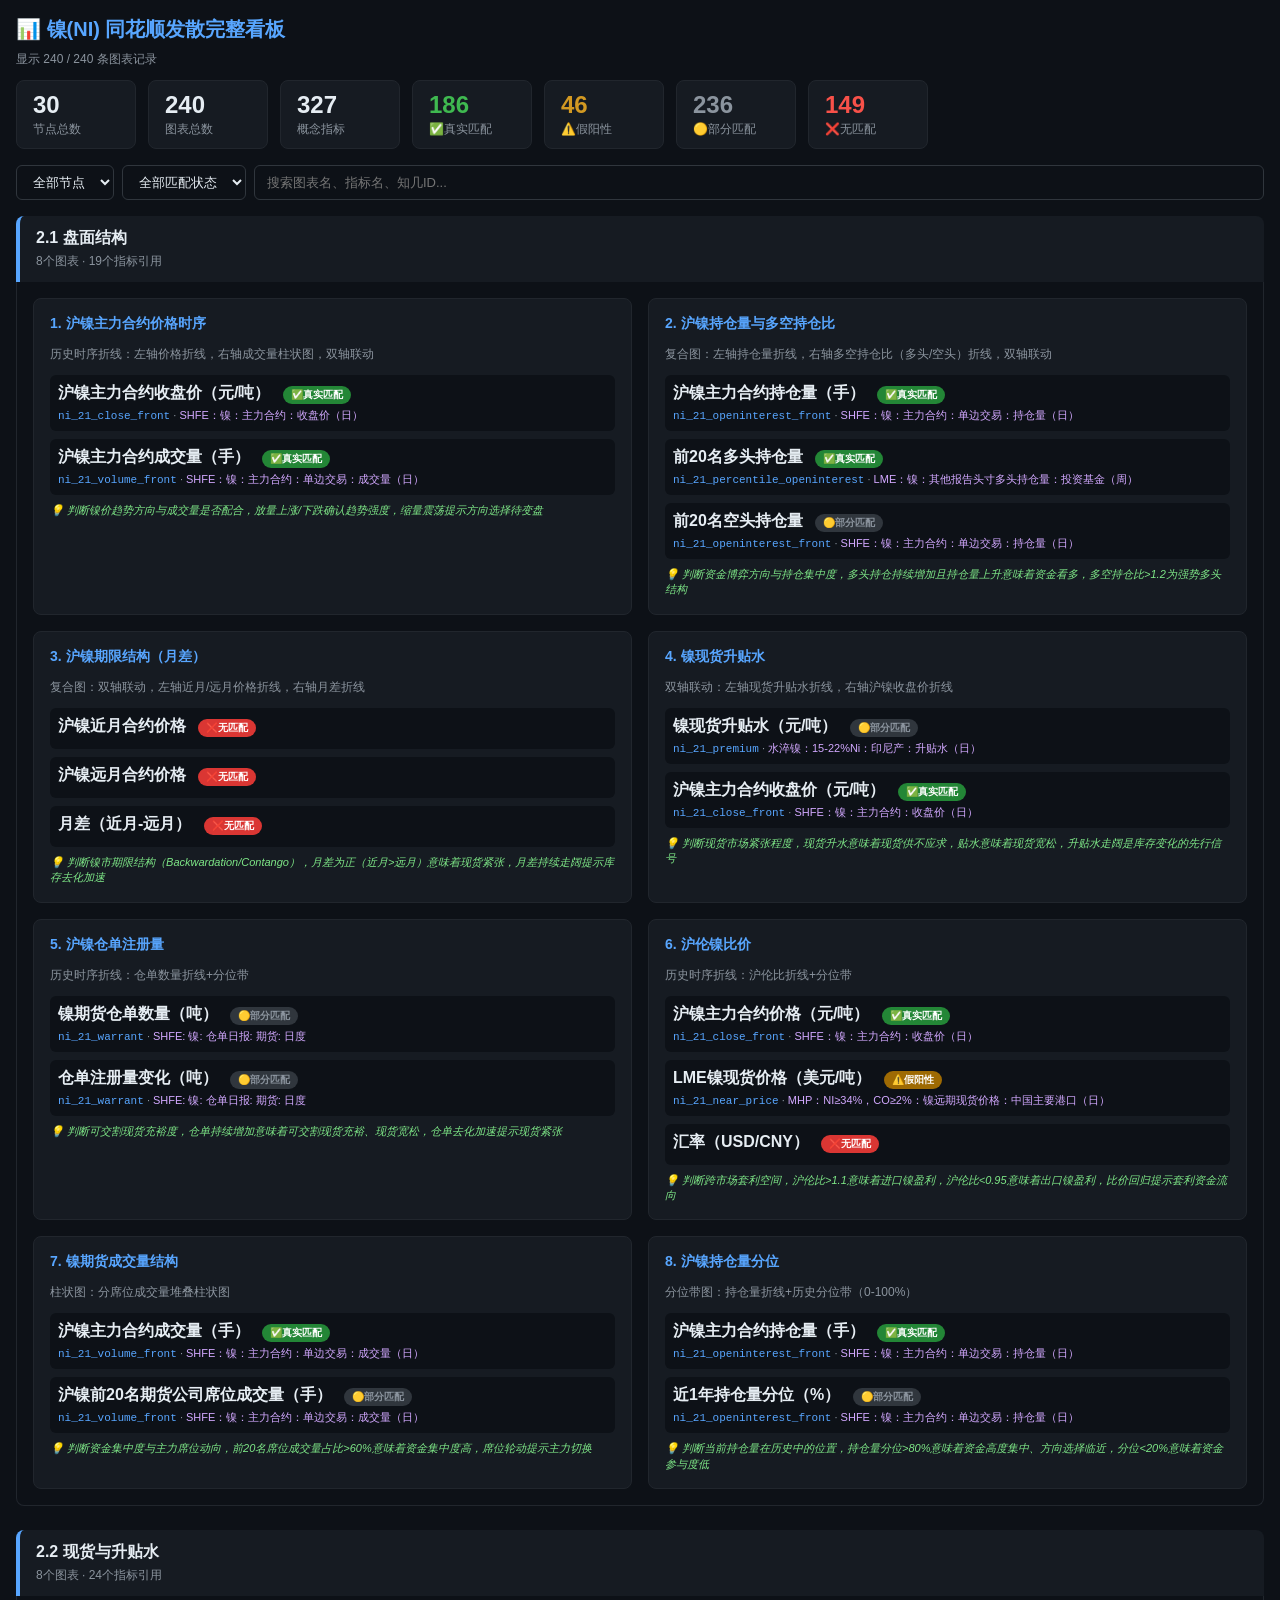
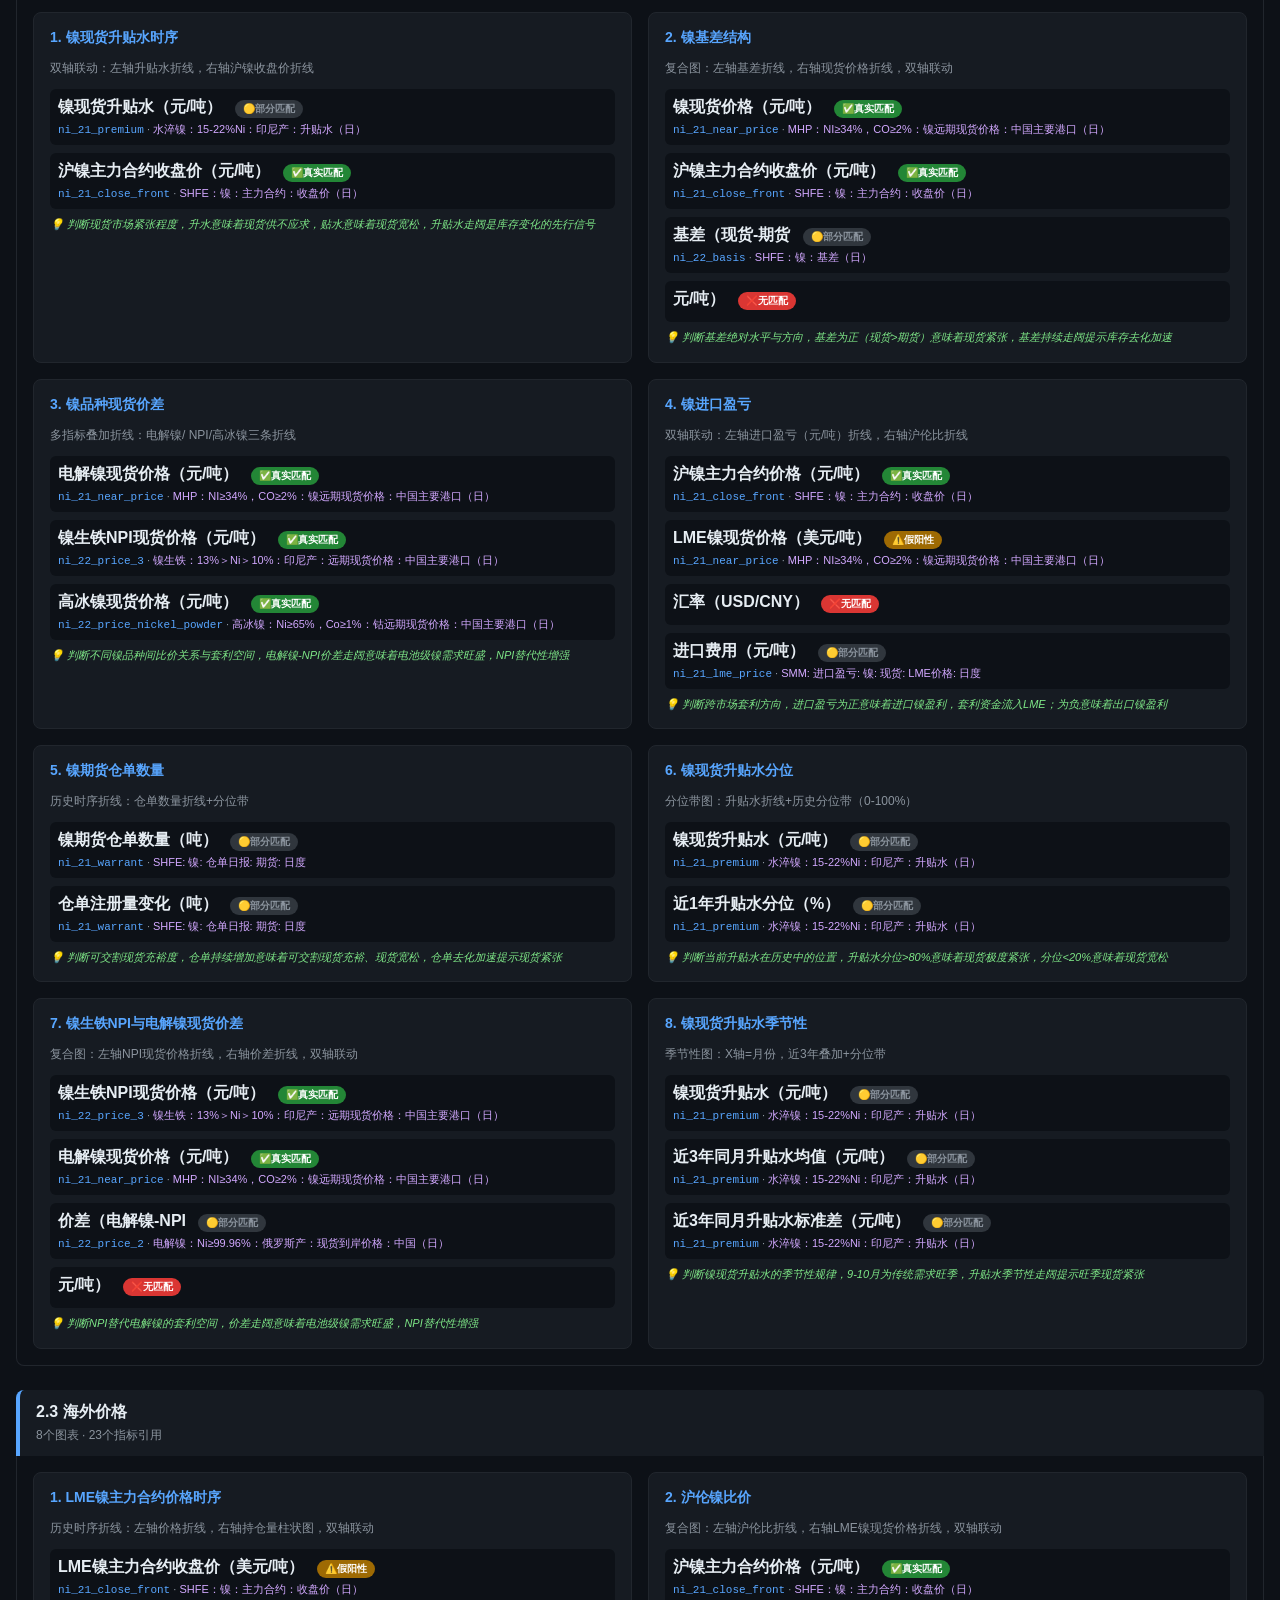
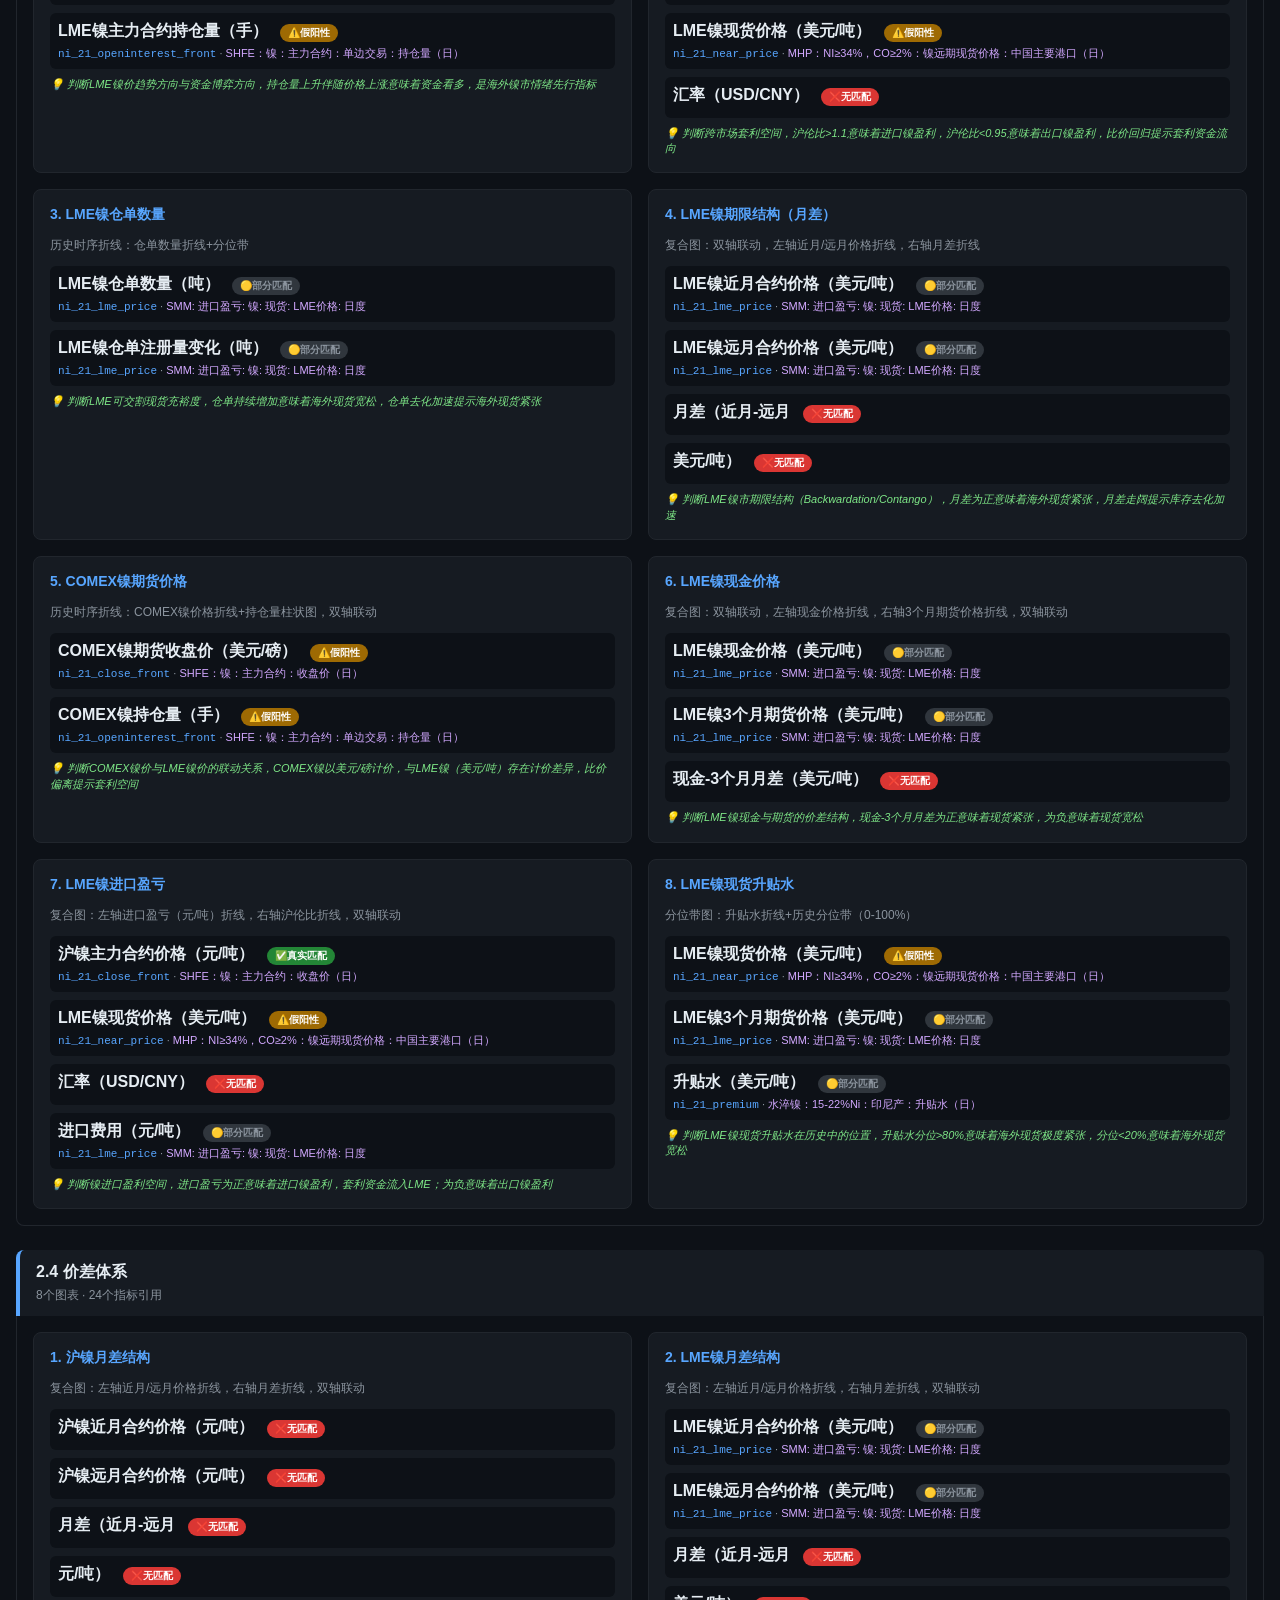
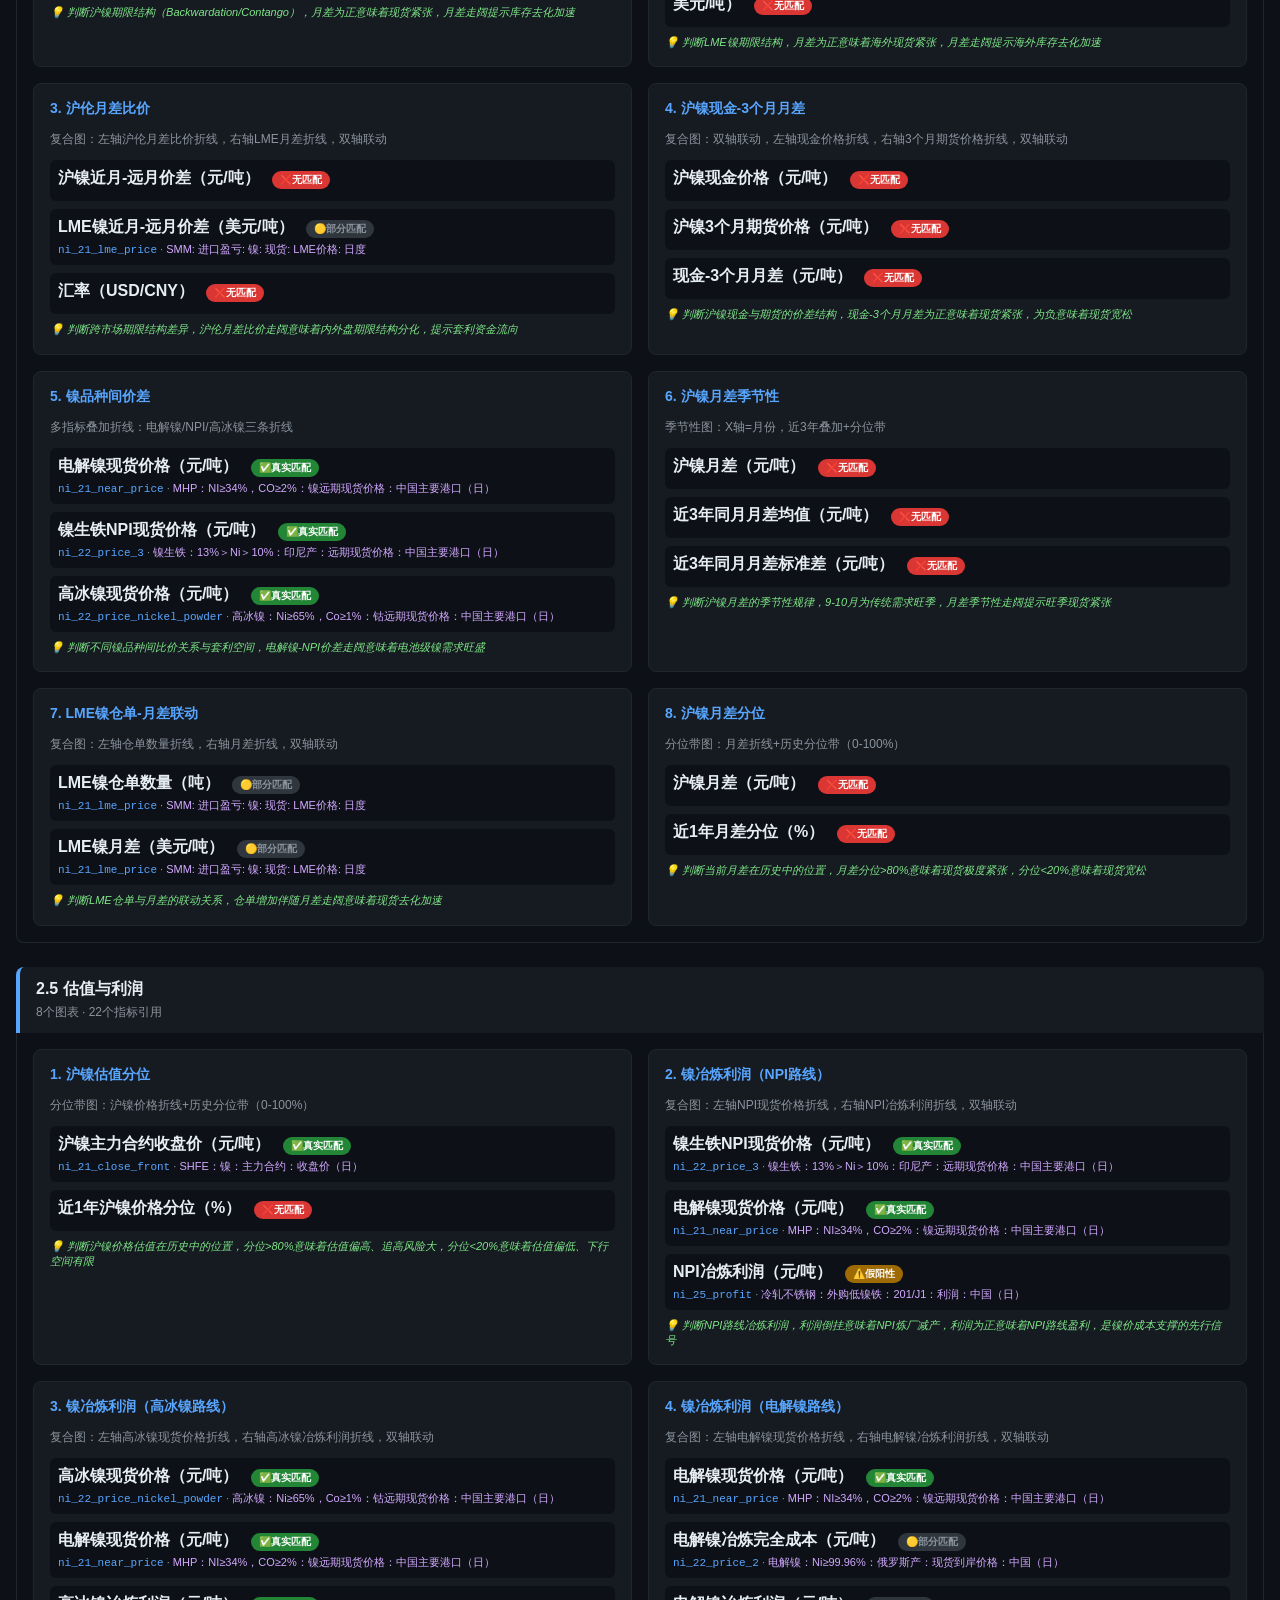
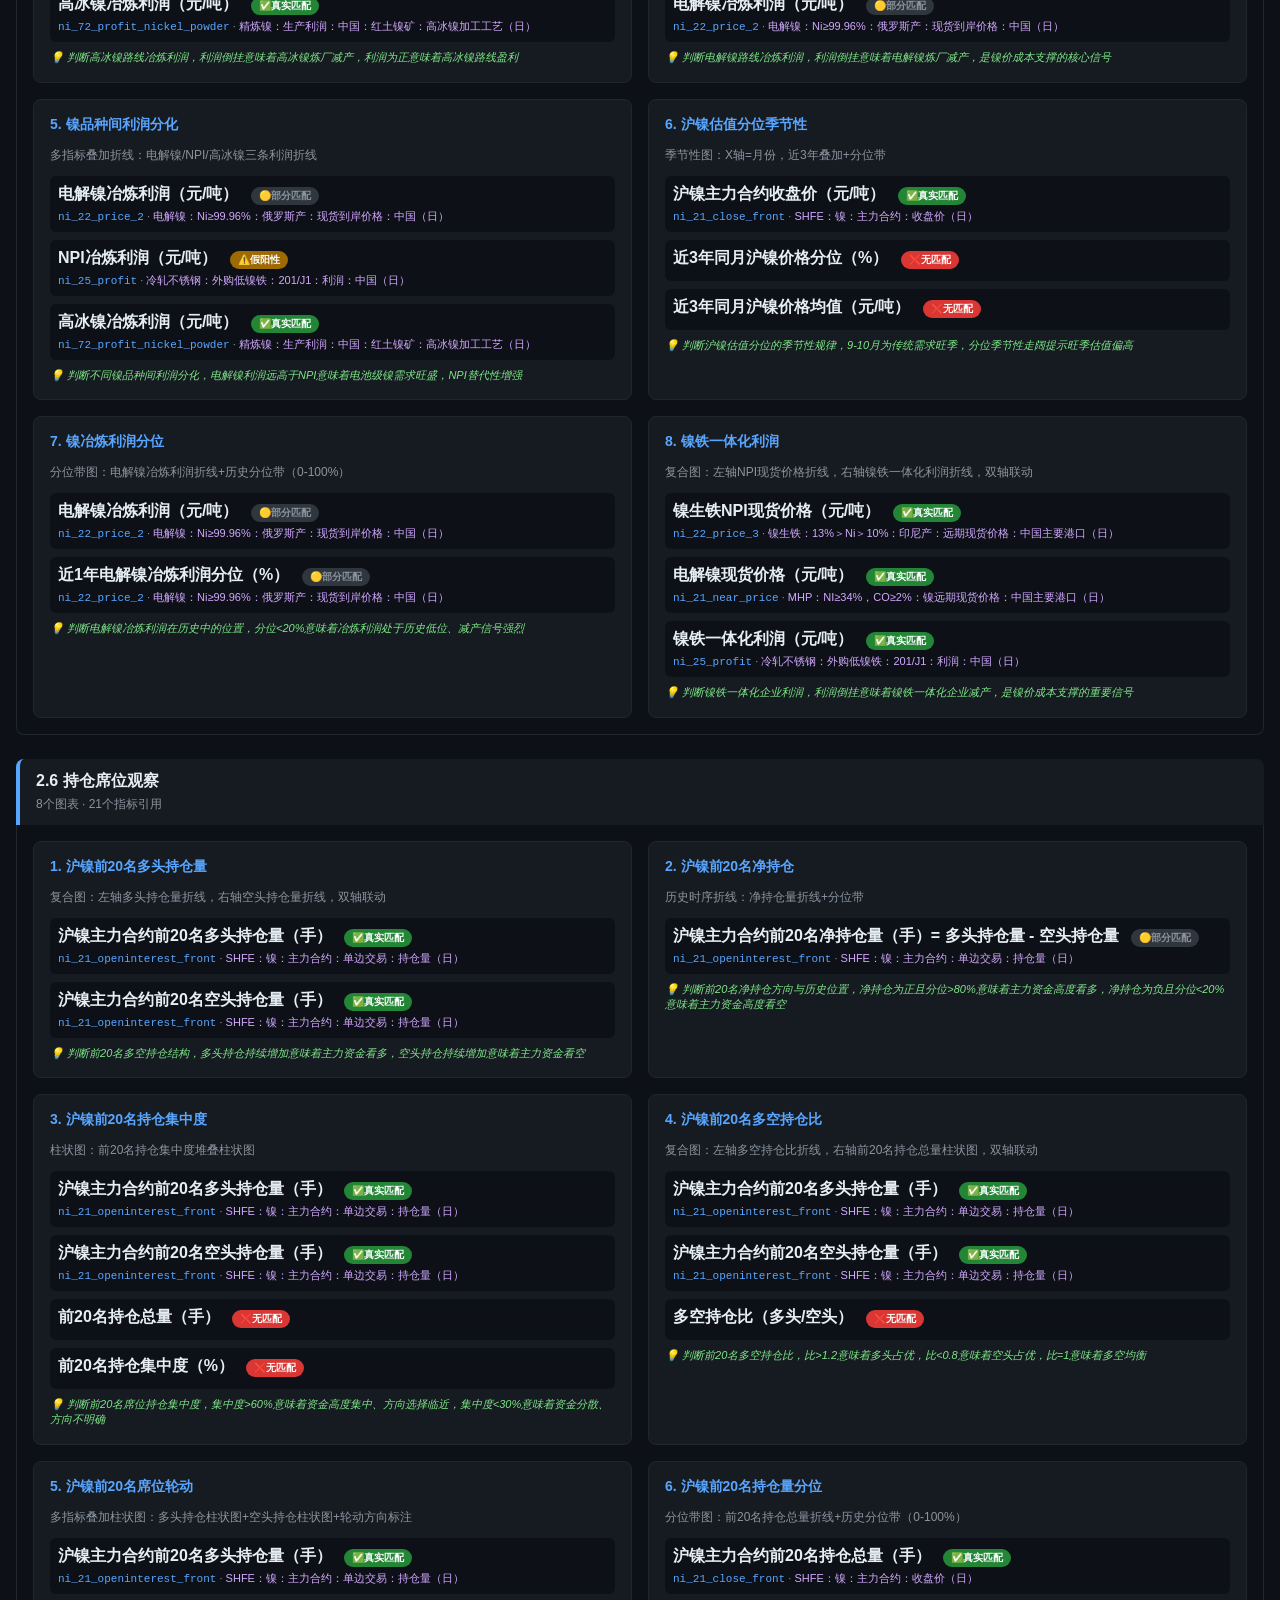
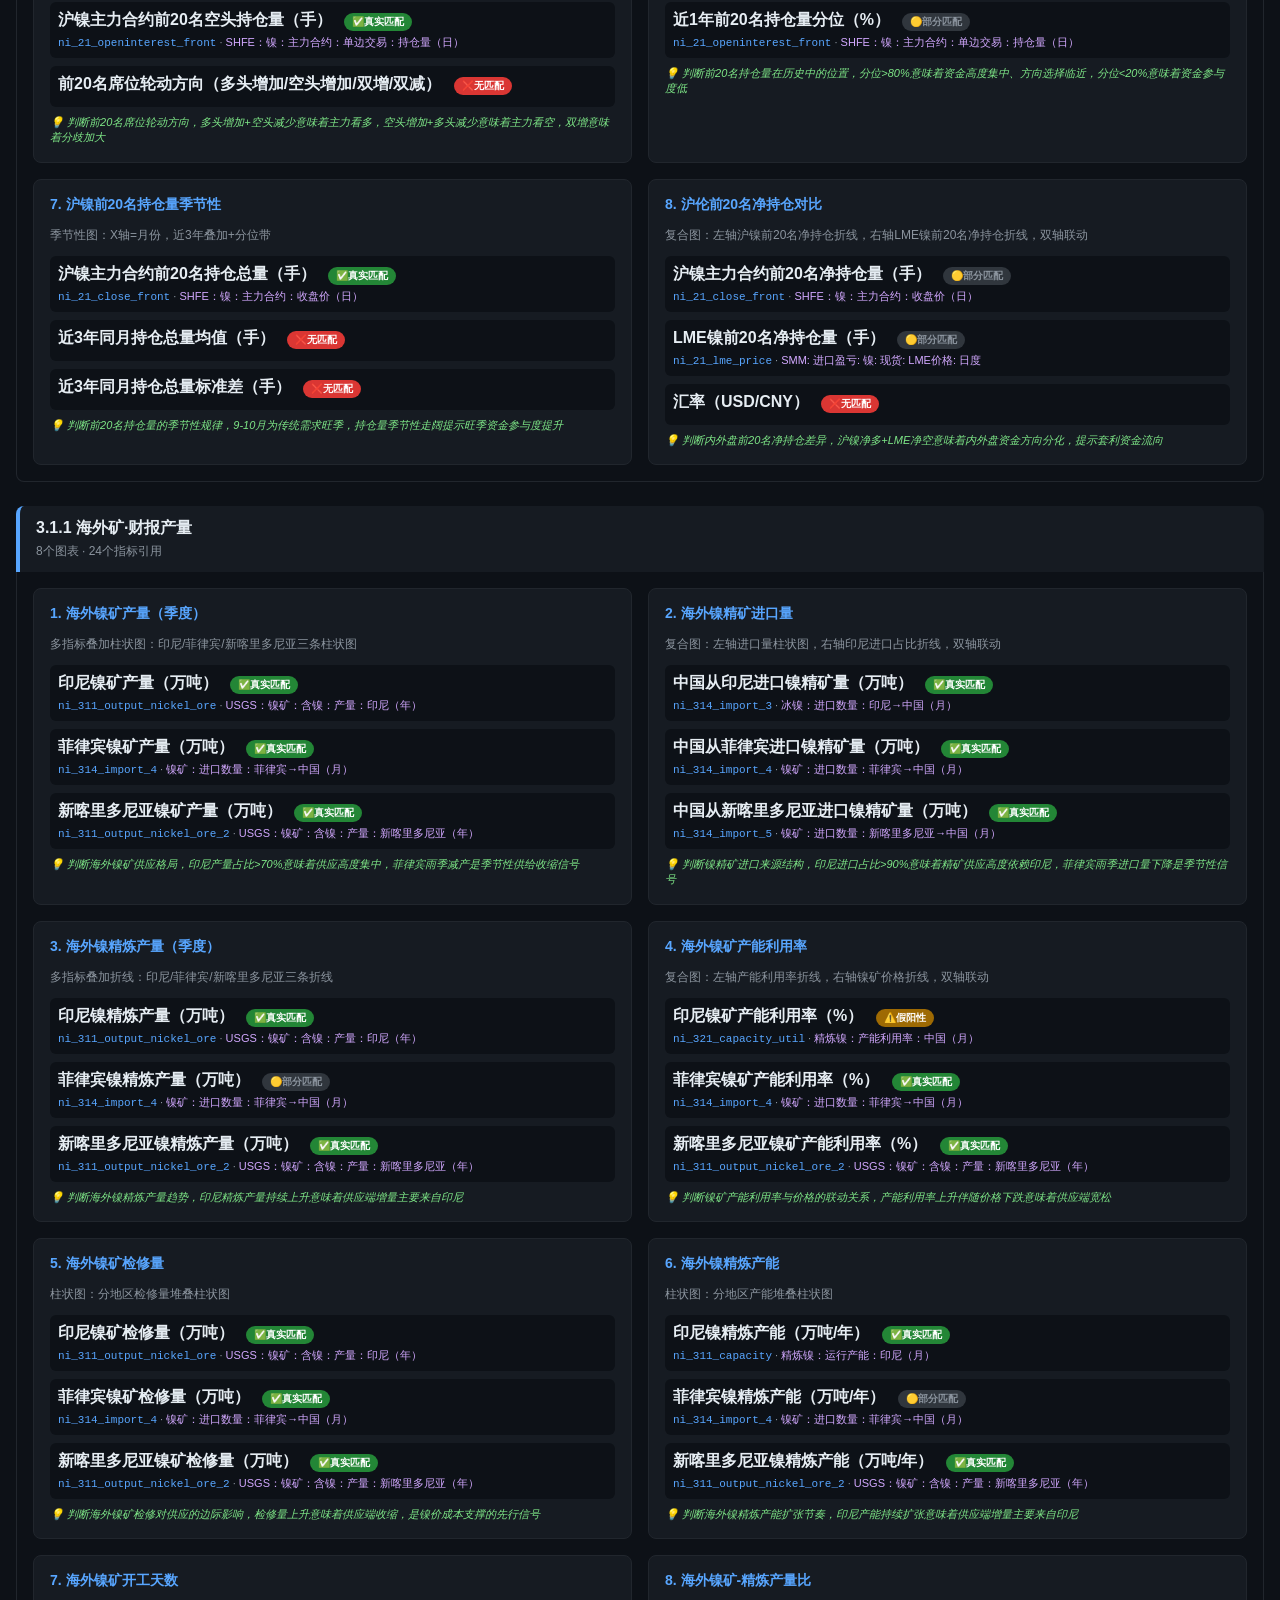
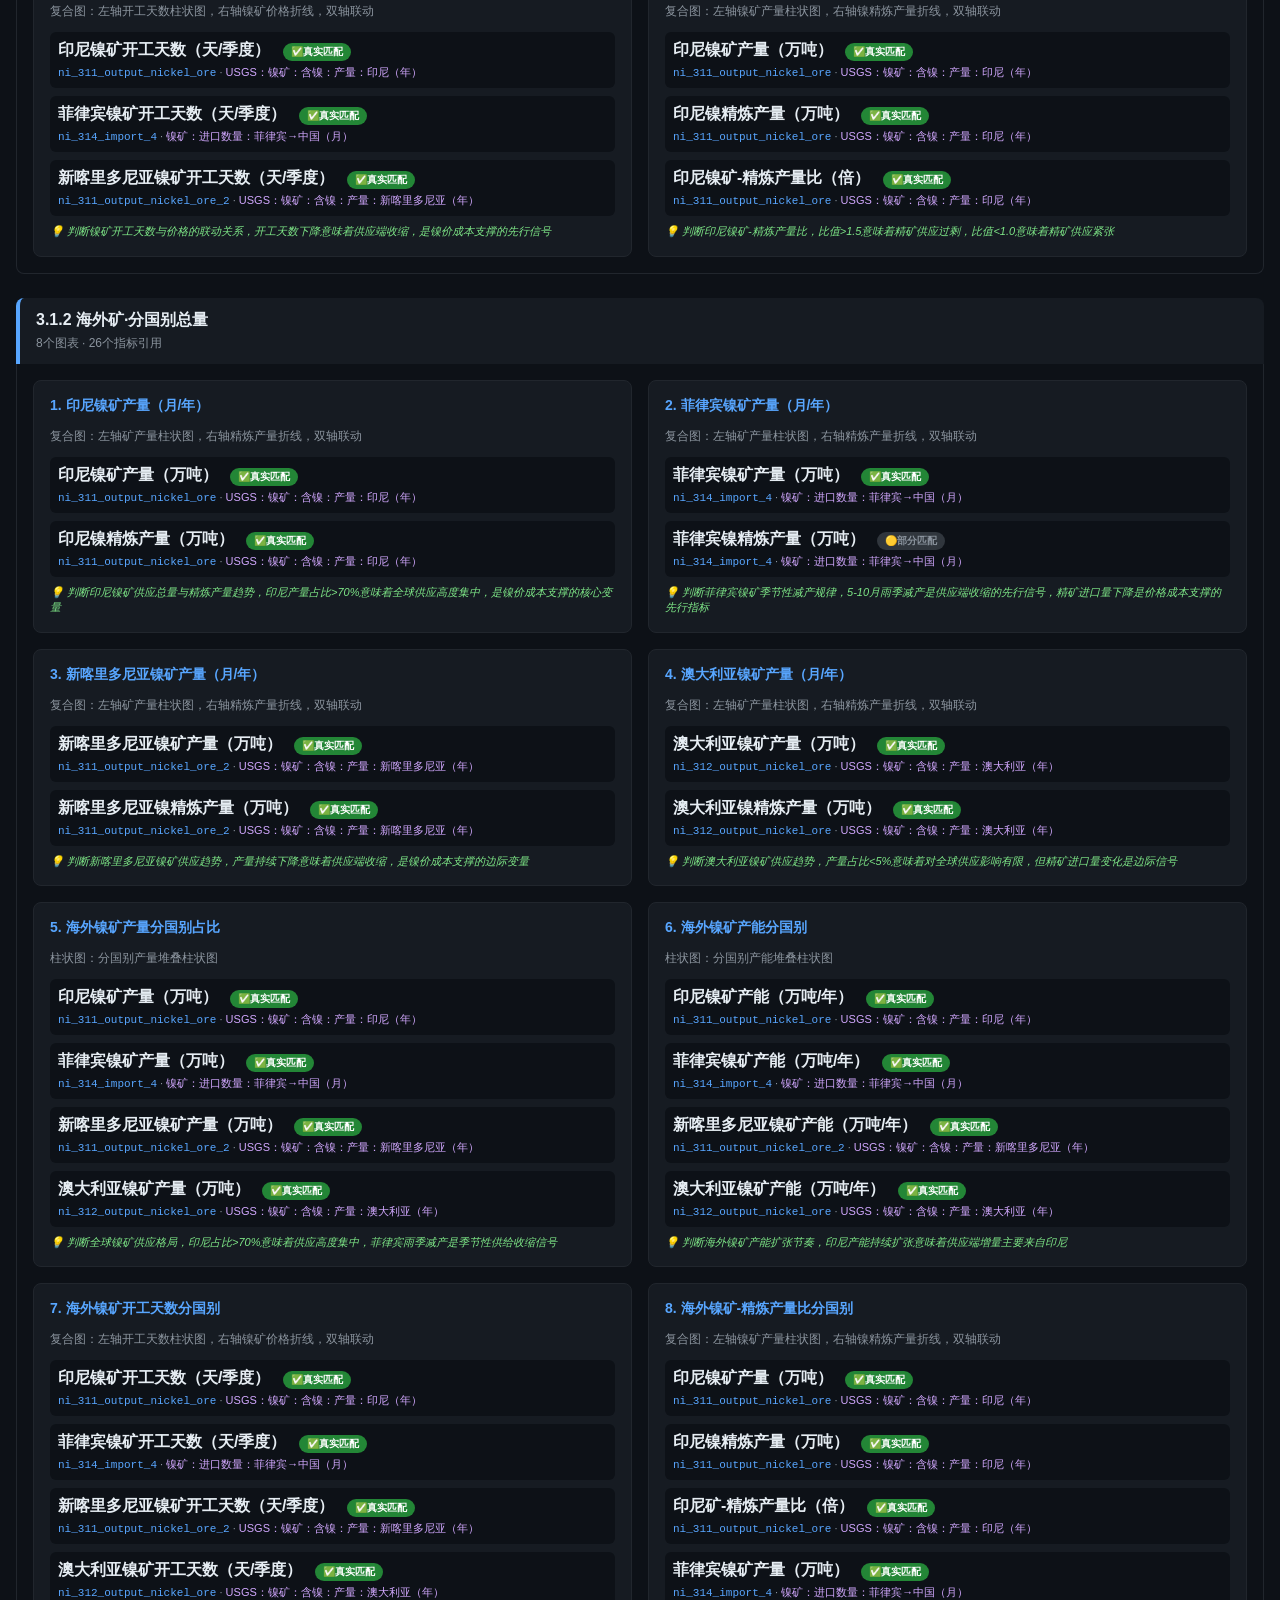
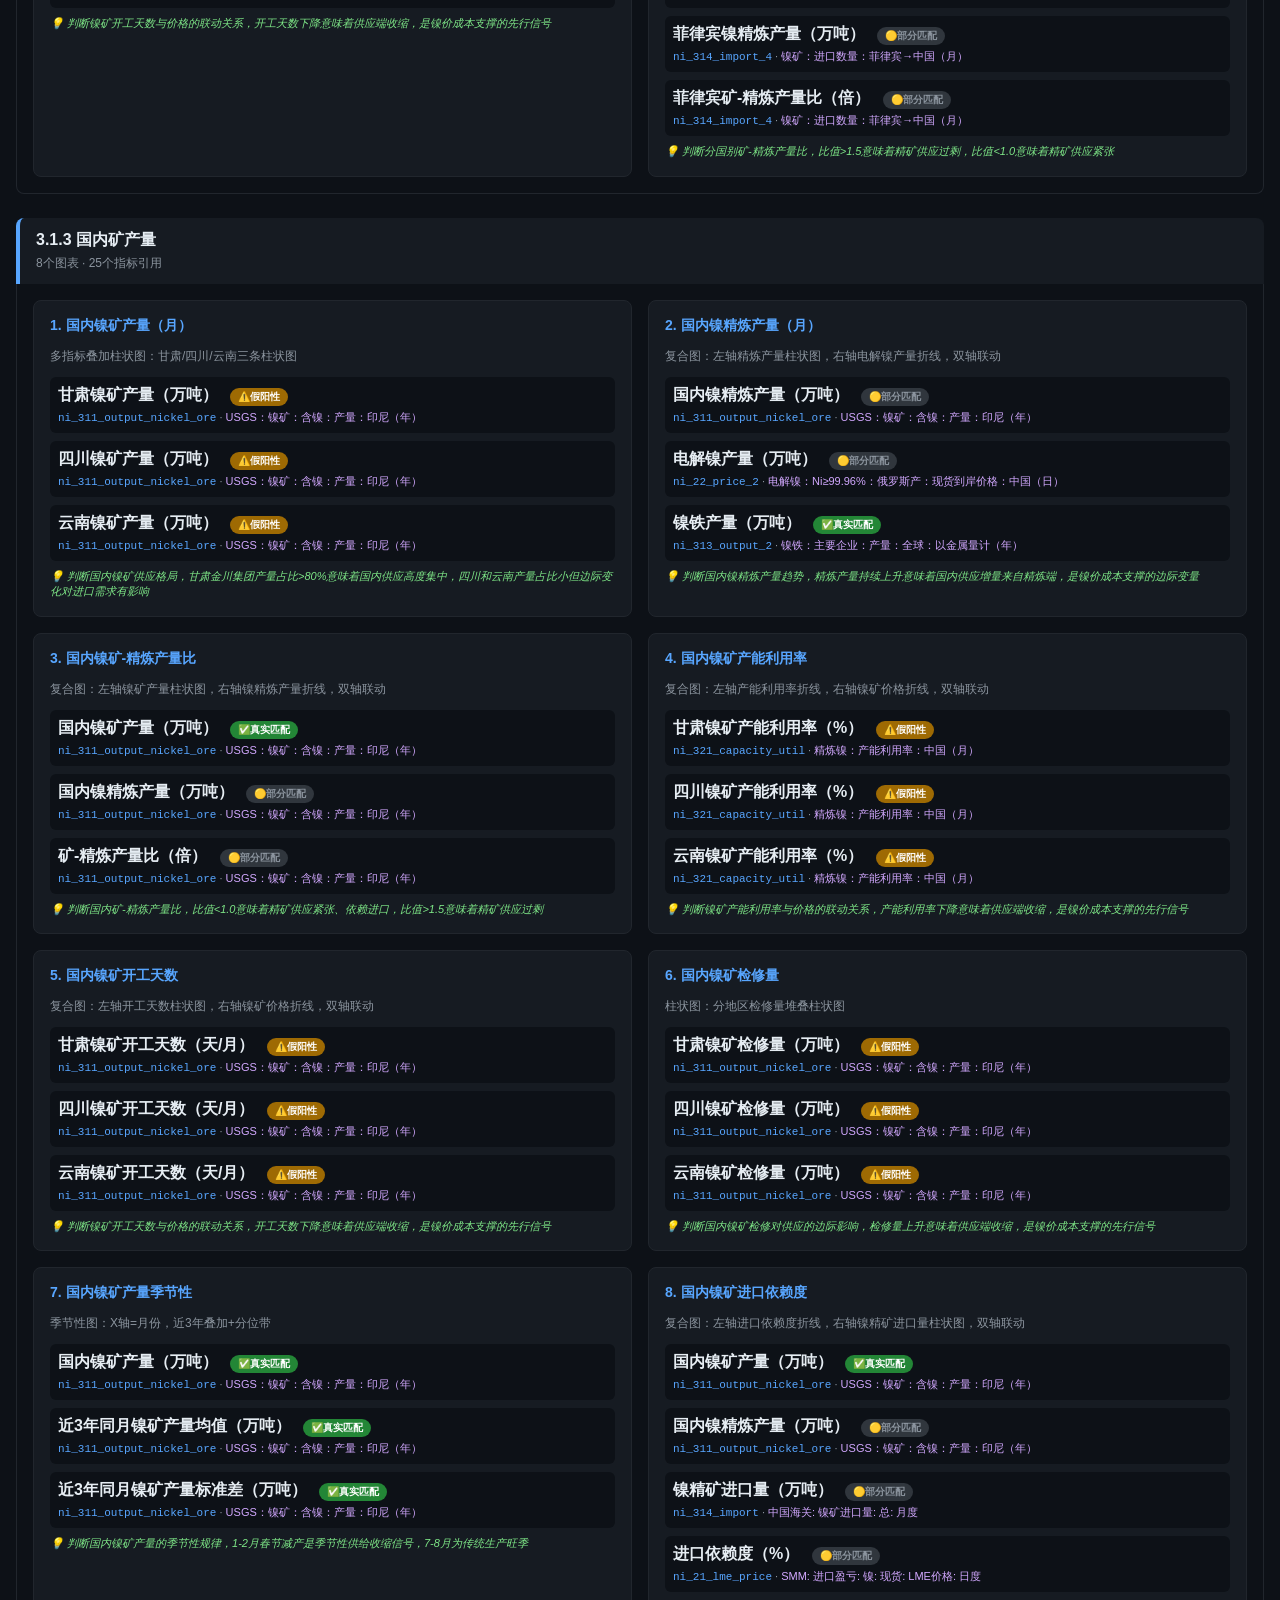
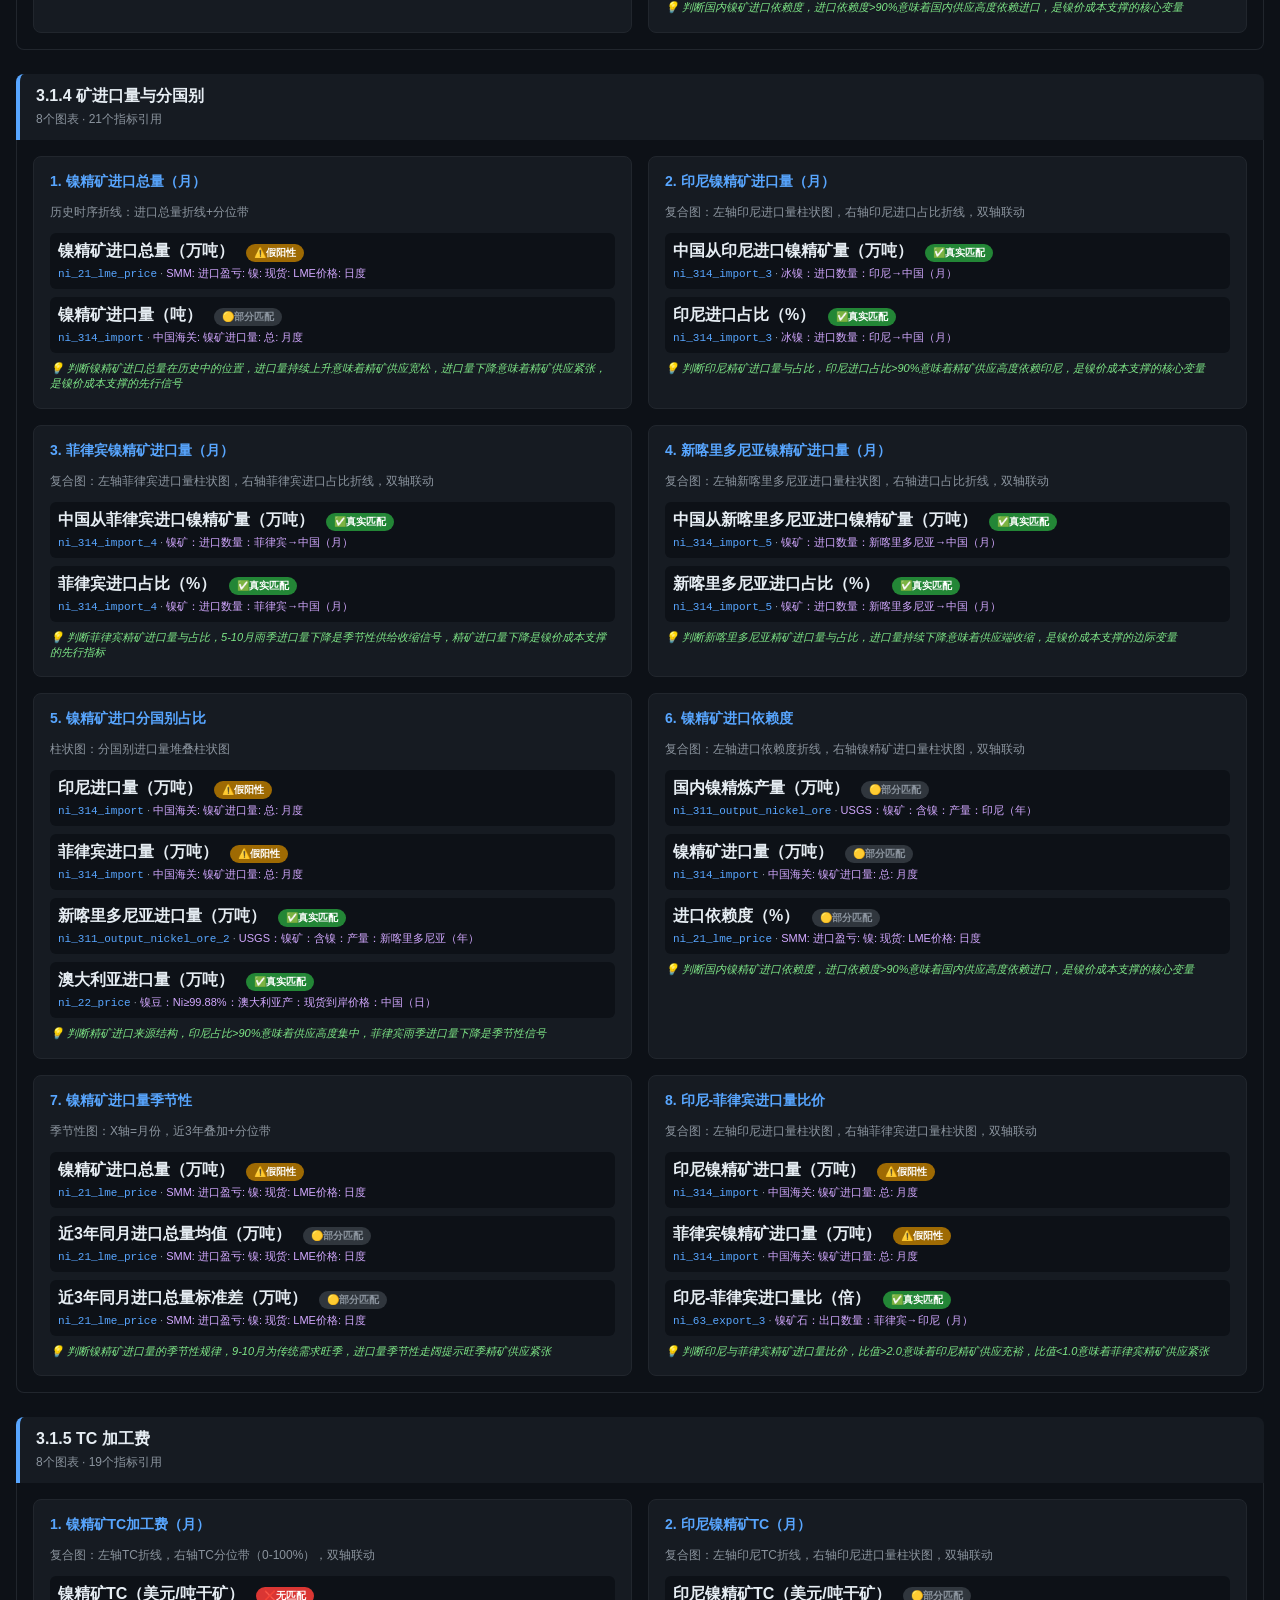
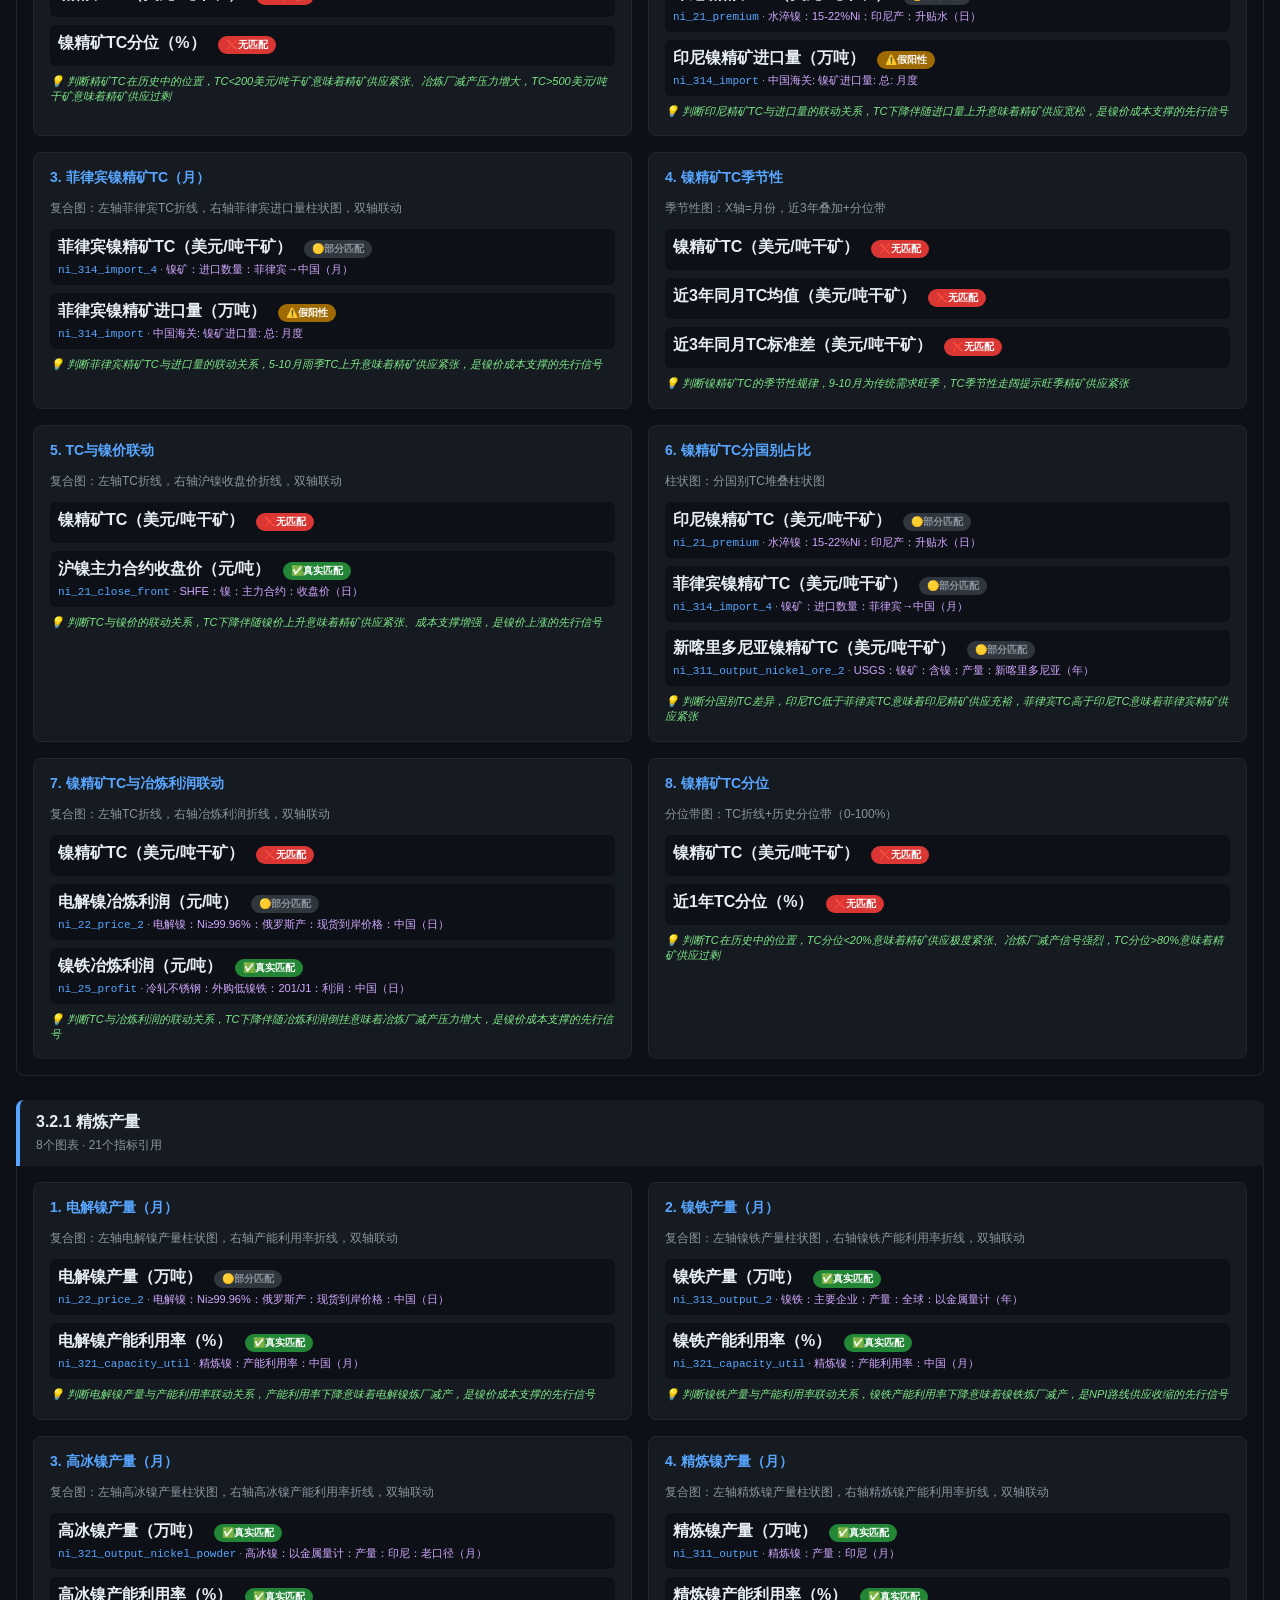
<file: iwencai_full.html>
<!DOCTYPE html>
<html lang="zh-CN">
<head>
<meta charset="UTF-8">
<meta name="viewport" content="width=device-width,initial-scale=1">
<title>镍(NI) 同花顺发散完整看板 · 240图表 × 327指标</title>
<style>
*{margin:0;padding:0;box-sizing:border-box}
body{background:#0d1117;color:#e6edf3;font-family:-apple-system,BlinkMacSystemFont,'Segoe UI',sans-serif;padding:16px}
h1{font-size:20px;margin-bottom:8px;color:#58a6ff}
.stats{display:flex;gap:12px;flex-wrap:wrap;margin-bottom:16px}
.stat{background:#161b22;border:1px solid #21262d;border-radius:8px;padding:10px 16px;min-width:120px}
.stat .num{font-size:24px;font-weight:700}
.stat .label{font-size:12px;color:#8b949e;margin-top:2px}
.stat.ok .num{color:#3fb950}.stat.fp .num{color:#d29922}.stat.partial .num{color:#8b949e}.stat.fail .num{color:#f85149}
.filters{margin-bottom:16px;display:flex;gap:8px;flex-wrap:wrap}
.filters select,.filters input{background:#0d1117;border:1px solid #30363d;color:#e6edf3;padding:8px 12px;border-radius:6px;font-size:13px}
.filters input{flex:1;min-width:200px}
.node-section{margin-bottom:24px}
.node-header{background:#161b22;padding:12px 16px;border-radius:8px 8px 0 0;border-left:4px solid #58a6ff}
.node-title{font-size:16px;font-weight:600}
.node-subtitle{font-size:12px;color:#8b949e;margin-top:4px}
.chart-grid{display:grid;grid-template-columns:repeat(auto-fill,minmax(400px,1fr));gap:16px;padding:16px;background:#0d1117;border:1px solid #21262d;border-top:0;border-radius:0 0 8px 8px}
.chart-card{background:#161b22;border:1px solid #21262d;border-radius:8px;padding:16px}
.chart-title{font-size:14px;font-weight:600;color:#58a6ff;margin-bottom:12px}
.chart-presentation{font-size:12px;color:#8b949e;margin-bottom:12px;line-height:1.5}
.indicator-list{list-style:none}
.indicator-item{margin-bottom:8px;padding:8px;background:#0d1117;border-radius:6px}
.indicator-name{font-weight:600;margin-bottom:4px}
.indicator-match{font-size:11px;color:#8b949e;margin-top:4px}
.badge{display:inline-block;padding:2px 8px;border-radius:10px;font-size:10px;font-weight:600;margin-left:8px}
.badge.ok{background:#238636;color:#fff}
.badge.fp{background:#9e6a03;color:#fff}
.badge.partial{background:#30363d;color:#8b949e}
.badge.fail{background:#da3633;color:#fff}
.badge.unknown{background:#30363d;color:#6e7681}
.metric-id{font-family:monospace;color:#58a6ff;font-size:11px}
.match-name{color:#d2a8ff;font-size:11px}
.obs-use{font-size:11px;color:#7ee787;margin-top:8px;line-height:1.4;font-style:italic}
#info{color:#8b949e;font-size:12px;margin-bottom:12px}
</style>
</head>
<body>
<h1>📊 镍(NI) 同花顺发散完整看板</h1>
<p id="info">30个节点 × 8个图表 = 240条记录 · 327个唯一概念指标 · 数据来源: divergence_*.md</p>

<div class="stats">
  <div class="stat"><div class="num">30</div><div class="label">节点总数</div></div>
  <div class="stat"><div class="num">240</div><div class="label">图表总数</div></div>
  <div class="stat"><div class="num">327</div><div class="label">概念指标</div></div>
  <div class="stat ok"><div class="num">186</div><div class="label">✅真实匹配</div></div>
  <div class="stat fp"><div class="num">46</div><div class="label">⚠️假阳性</div></div>
  <div class="stat partial"><div class="num">236</div><div class="label">🟡部分匹配</div></div>
  <div class="stat fail"><div class="num">149</div><div class="label">❌无匹配</div></div>
</div>

<div class="filters">
  <select id="nodeFilter">
    <option value="">全部节点</option>
  </select>
  <select id="matchFilter">
    <option value="">全部匹配状态</option>
    <option value="✅真实匹配">✅真实匹配</option>
    <option value="⚠️假阳性">⚠️假阳性</option>
    <option value="🟡部分匹配">🟡部分匹配</option>
    <option value="❌无匹配">❌无匹配</option>
  </select>
  <input type="text" id="searchFilter" placeholder="搜索图表名、指标名、知几ID...">
</div>

<div id="content"></div>

<script>
const DATA = [{"node": "2.1", "node_title": "2.1 盘面结构", "chart_num": 1, "chart_name": "沪镍主力合约价格时序", "indicators_raw": "沪镍主力合约收盘价（元/吨）、沪镍主力合约成交量（手）", "indicator_list": ["沪镍主力合约收盘价（元/吨）", "沪镍主力合约成交量（手）"], "indicator_count": 2, "relevance": "直接相关", "source": "上海期货交易所（日度，公开可得）", "presentation": "历史时序折线：左轴价格折线，右轴成交量柱状图，双轴联动", "obs_use": "判断镍价趋势方向与成交量是否配合，放量上涨/下跌确认趋势强度，缩量震荡提示方向选择待变盘", "match_results": [{"phrase": "沪镍主力合约收盘价（元/吨）", "status": "✅真实匹配", "metric_id": "ni_21_close_front", "match_name": "SHFE：镍：主力合约：收盘价（日）"}, {"phrase": "沪镍主力合约成交量（手）", "status": "✅真实匹配", "metric_id": "ni_21_volume_front", "match_name": "SHFE：镍：主力合约：单边交易：成交量（日）"}]}, {"node": "2.1", "node_title": "2.1 盘面结构", "chart_num": 2, "chart_name": "沪镍持仓量与多空持仓比", "indicators_raw": "沪镍主力合约持仓量（手）、前20名多头持仓量、前20名空头持仓量", "indicator_list": ["沪镍主力合约持仓量（手）", "前20名多头持仓量", "前20名空头持仓量"], "indicator_count": 3, "relevance": "直接相关", "source": "上海期货交易所（日度，公开可得）", "presentation": "复合图：左轴持仓量折线，右轴多空持仓比（多头/空头）折线，双轴联动", "obs_use": "判断资金博弈方向与持仓集中度，多头持仓持续增加且持仓量上升意味着资金看多，多空持仓比>1.2为强势多头结构", "match_results": [{"phrase": "沪镍主力合约持仓量（手）", "status": "✅真实匹配", "metric_id": "ni_21_openinterest_front", "match_name": "SHFE：镍：主力合约：单边交易：持仓量（日）"}, {"phrase": "前20名多头持仓量", "status": "✅真实匹配", "metric_id": "ni_21_percentile_openinterest", "match_name": "LME：镍：其他报告头寸多头持仓量：投资基金（周）"}, {"phrase": "前20名空头持仓量", "status": "🟡部分匹配", "metric_id": "ni_21_openinterest_front", "match_name": "SHFE：镍：主力合约：单边交易：持仓量（日）"}]}, {"node": "2.1", "node_title": "2.1 盘面结构", "chart_num": 3, "chart_name": "沪镍期限结构（月差）", "indicators_raw": "沪镍近月合约价格、沪镍远月合约价格、月差（近月-远月）", "indicator_list": ["沪镍近月合约价格", "沪镍远月合约价格", "月差（近月-远月）"], "indicator_count": 3, "relevance": "直接相关", "source": "上海期货交易所（日度，公开可得）", "presentation": "复合图：双轴联动，左轴近月/远月价格折线，右轴月差折线", "obs_use": "判断镍市期限结构（Backwardation/Contango），月差为正（近月>远月）意味着现货紧张，月差持续走阔提示库存去化加速", "match_results": [{"phrase": "沪镍近月合约价格", "status": "❌无匹配", "metric_id": "", "match_name": ""}, {"phrase": "沪镍远月合约价格", "status": "❌无匹配", "metric_id": "", "match_name": ""}, {"phrase": "月差（近月-远月）", "status": "❌无匹配", "metric_id": "", "match_name": ""}]}, {"node": "2.1", "node_title": "2.1 盘面结构", "chart_num": 4, "chart_name": "镍现货升贴水", "indicators_raw": "镍现货升贴水（元/吨）、沪镍主力合约收盘价（元/吨）", "indicator_list": ["镍现货升贴水（元/吨）", "沪镍主力合约收盘价（元/吨）"], "indicator_count": 2, "relevance": "直接相关", "source": "SMM/长江有色（日度，付费可得）", "presentation": "双轴联动：左轴现货升贴水折线，右轴沪镍收盘价折线", "obs_use": "判断现货市场紧张程度，现货升水意味着现货供不应求，贴水意味着现货宽松，升贴水走阔是库存变化的先行信号", "match_results": [{"phrase": "镍现货升贴水（元/吨）", "status": "🟡部分匹配", "metric_id": "ni_21_premium", "match_name": "水淬镍：15-22%Ni：印尼产：升贴水（日）"}, {"phrase": "沪镍主力合约收盘价（元/吨）", "status": "✅真实匹配", "metric_id": "ni_21_close_front", "match_name": "SHFE：镍：主力合约：收盘价（日）"}]}, {"node": "2.1", "node_title": "2.1 盘面结构", "chart_num": 5, "chart_name": "沪镍仓单注册量", "indicators_raw": "镍期货仓单数量（吨）、仓单注册量变化（吨）", "indicator_list": ["镍期货仓单数量（吨）", "仓单注册量变化（吨）"], "indicator_count": 2, "relevance": "直接相关", "source": "上海期货交易所（日度，公开可得）", "presentation": "历史时序折线：仓单数量折线+分位带", "obs_use": "判断可交割现货充裕度，仓单持续增加意味着可交割现货充裕、现货宽松，仓单去化加速提示现货紧张", "match_results": [{"phrase": "镍期货仓单数量（吨）", "status": "🟡部分匹配", "metric_id": "ni_21_warrant", "match_name": "SHFE: 镍: 仓单日报: 期货: 日度"}, {"phrase": "仓单注册量变化（吨）", "status": "🟡部分匹配", "metric_id": "ni_21_warrant", "match_name": "SHFE: 镍: 仓单日报: 期货: 日度"}]}, {"node": "2.1", "node_title": "2.1 盘面结构", "chart_num": 6, "chart_name": "沪伦镍比价", "indicators_raw": "沪镍主力合约价格（元/吨）、LME镍现货价格（美元/吨）、汇率（USD/CNY）", "indicator_list": ["沪镍主力合约价格（元/吨）", "LME镍现货价格（美元/吨）", "汇率（USD/CNY）"], "indicator_count": 3, "relevance": "直接相关", "source": "上海期货交易所/LME（日度，公开可得）", "presentation": "历史时序折线：沪伦比折线+分位带", "obs_use": "判断跨市场套利空间，沪伦比>1.1意味着进口镍盈利，沪伦比<0.95意味着出口镍盈利，比价回归提示套利资金流向", "match_results": [{"phrase": "沪镍主力合约价格（元/吨）", "status": "✅真实匹配", "metric_id": "ni_21_close_front", "match_name": "SHFE：镍：主力合约：收盘价（日）"}, {"phrase": "LME镍现货价格（美元/吨）", "status": "⚠️假阳性", "metric_id": "ni_21_near_price", "match_name": "MHP：NI≥34%，CO≥2%：镍远期现货价格：中国主要港口（日）"}, {"phrase": "汇率（USD/CNY）", "status": "❌无匹配", "metric_id": "", "match_name": ""}]}, {"node": "2.1", "node_title": "2.1 盘面结构", "chart_num": 7, "chart_name": "镍期货成交量结构", "indicators_raw": "沪镍主力合约成交量（手）、沪镍前20名期货公司席位成交量（手）", "indicator_list": ["沪镍主力合约成交量（手）", "沪镍前20名期货公司席位成交量（手）"], "indicator_count": 2, "relevance": "直接相关", "source": "上海期货交易所（日度，公开可得）", "presentation": "柱状图：分席位成交量堆叠柱状图", "obs_use": "判断资金集中度与主力席位动向，前20名席位成交量占比>60%意味着资金集中度高，席位轮动提示主力切换", "match_results": [{"phrase": "沪镍主力合约成交量（手）", "status": "✅真实匹配", "metric_id": "ni_21_volume_front", "match_name": "SHFE：镍：主力合约：单边交易：成交量（日）"}, {"phrase": "沪镍前20名期货公司席位成交量（手）", "status": "🟡部分匹配", "metric_id": "ni_21_volume_front", "match_name": "SHFE：镍：主力合约：单边交易：成交量（日）"}]}, {"node": "2.1", "node_title": "2.1 盘面结构", "chart_num": 8, "chart_name": "沪镍持仓量分位", "indicators_raw": "沪镍主力合约持仓量（手）、近1年持仓量分位（%）", "indicator_list": ["沪镍主力合约持仓量（手）", "近1年持仓量分位（%）"], "indicator_count": 2, "relevance": "直接相关", "source": "上海期货交易所（日度，公开可得）", "presentation": "分位带图：持仓量折线+历史分位带（0-100%）", "obs_use": "判断当前持仓量在历史中的位置，持仓量分位>80%意味着资金高度集中、方向选择临近，分位<20%意味着资金参与度低", "match_results": [{"phrase": "沪镍主力合约持仓量（手）", "status": "✅真实匹配", "metric_id": "ni_21_openinterest_front", "match_name": "SHFE：镍：主力合约：单边交易：持仓量（日）"}, {"phrase": "近1年持仓量分位（%）", "status": "🟡部分匹配", "metric_id": "ni_21_openinterest_front", "match_name": "SHFE：镍：主力合约：单边交易：持仓量（日）"}]}, {"node": "2.2", "node_title": "2.2 现货与升贴水", "chart_num": 1, "chart_name": "镍现货升贴水时序", "indicators_raw": "镍现货升贴水（元/吨）、沪镍主力合约收盘价（元/吨）", "indicator_list": ["镍现货升贴水（元/吨）", "沪镍主力合约收盘价（元/吨）"], "indicator_count": 2, "relevance": "直接相关", "source": "SMM/长江有色（日度，付费可得）", "presentation": "双轴联动：左轴升贴水折线，右轴沪镍收盘价折线", "obs_use": "判断现货市场紧张程度，升水意味着现货供不应求，贴水意味着现货宽松，升贴水走阔是库存变化的先行信号", "match_results": [{"phrase": "镍现货升贴水（元/吨）", "status": "🟡部分匹配", "metric_id": "ni_21_premium", "match_name": "水淬镍：15-22%Ni：印尼产：升贴水（日）"}, {"phrase": "沪镍主力合约收盘价（元/吨）", "status": "✅真实匹配", "metric_id": "ni_21_close_front", "match_name": "SHFE：镍：主力合约：收盘价（日）"}]}, {"node": "2.2", "node_title": "2.2 现货与升贴水", "chart_num": 2, "chart_name": "镍基差结构", "indicators_raw": "镍现货价格（元/吨）、沪镍主力合约收盘价（元/吨）、基差（现货-期货，元/吨）", "indicator_list": ["镍现货价格（元/吨）", "沪镍主力合约收盘价（元/吨）", "基差（现货-期货", "元/吨）"], "indicator_count": 4, "relevance": "直接相关", "source": "SMM/上海期货交易所（日度，付费可得）", "presentation": "复合图：左轴基差折线，右轴现货价格折线，双轴联动", "obs_use": "判断基差绝对水平与方向，基差为正（现货>期货）意味着现货紧张，基差持续走阔提示库存去化加速", "match_results": [{"phrase": "镍现货价格（元/吨）", "status": "✅真实匹配", "metric_id": "ni_21_near_price", "match_name": "MHP：NI≥34%，CO≥2%：镍远期现货价格：中国主要港口（日）"}, {"phrase": "沪镍主力合约收盘价（元/吨）", "status": "✅真实匹配", "metric_id": "ni_21_close_front", "match_name": "SHFE：镍：主力合约：收盘价（日）"}, {"phrase": "基差（现货-期货", "status": "🟡部分匹配", "metric_id": "ni_22_basis", "match_name": "SHFE：镍：基差（日）"}, {"phrase": "元/吨）", "status": "❌无匹配", "metric_id": "", "match_name": ""}]}, {"node": "2.2", "node_title": "2.2 现货与升贴水", "chart_num": 3, "chart_name": "镍品种现货价差", "indicators_raw": "电解镍现货价格（元/吨）、镍生铁NPI现货价格（元/吨）、高冰镍现货价格（元/吨）", "indicator_list": ["电解镍现货价格（元/吨）", "镍生铁NPI现货价格（元/吨）", "高冰镍现货价格（元/吨）"], "indicator_count": 3, "relevance": "直接相关", "source": "SMM/百川盈孚（周度，付费可得）", "presentation": "多指标叠加折线：电解镍/ NPI/高冰镍三条折线", "obs_use": "判断不同镍品种间比价关系与套利空间，电解镍-NPI价差走阔意味着电池级镍需求旺盛，NPI替代性增强", "match_results": [{"phrase": "电解镍现货价格（元/吨）", "status": "✅真实匹配", "metric_id": "ni_21_near_price", "match_name": "MHP：NI≥34%，CO≥2%：镍远期现货价格：中国主要港口（日）"}, {"phrase": "镍生铁NPI现货价格（元/吨）", "status": "✅真实匹配", "metric_id": "ni_22_price_3", "match_name": "镍生铁：13%＞Ni＞10%：印尼产：远期现货价格：中国主要港口（日）"}, {"phrase": "高冰镍现货价格（元/吨）", "status": "✅真实匹配", "metric_id": "ni_22_price_nickel_powder", "match_name": "高冰镍：Ni≥65%，Co≥1%：钴远期现货价格：中国主要港口（日）"}]}, {"node": "2.2", "node_title": "2.2 现货与升贴水", "chart_num": 4, "chart_name": "镍进口盈亏", "indicators_raw": "沪镍主力合约价格（元/吨）、LME镍现货价格（美元/吨）、汇率（USD/CNY）、进口费用（元/吨）", "indicator_list": ["沪镍主力合约价格（元/吨）", "LME镍现货价格（美元/吨）", "汇率（USD/CNY）", "进口费用（元/吨）"], "indicator_count": 4, "relevance": "直接相关", "source": "上海期货交易所/LME（日度，公开可得）", "presentation": "双轴联动：左轴进口盈亏（元/吨）折线，右轴沪伦比折线", "obs_use": "判断跨市场套利方向，进口盈亏为正意味着进口镍盈利，套利资金流入LME；为负意味着出口镍盈利", "match_results": [{"phrase": "沪镍主力合约价格（元/吨）", "status": "✅真实匹配", "metric_id": "ni_21_close_front", "match_name": "SHFE：镍：主力合约：收盘价（日）"}, {"phrase": "LME镍现货价格（美元/吨）", "status": "⚠️假阳性", "metric_id": "ni_21_near_price", "match_name": "MHP：NI≥34%，CO≥2%：镍远期现货价格：中国主要港口（日）"}, {"phrase": "汇率（USD/CNY）", "status": "❌无匹配", "metric_id": "", "match_name": ""}, {"phrase": "进口费用（元/吨）", "status": "🟡部分匹配", "metric_id": "ni_21_lme_price", "match_name": "SMM: 进口盈亏: 镍: 现货: LME价格: 日度"}]}, {"node": "2.2", "node_title": "2.2 现货与升贴水", "chart_num": 5, "chart_name": "镍期货仓单数量", "indicators_raw": "镍期货仓单数量（吨）、仓单注册量变化（吨）", "indicator_list": ["镍期货仓单数量（吨）", "仓单注册量变化（吨）"], "indicator_count": 2, "relevance": "直接相关", "source": "上海期货交易所（日度，公开可得）", "presentation": "历史时序折线：仓单数量折线+分位带", "obs_use": "判断可交割现货充裕度，仓单持续增加意味着可交割现货充裕、现货宽松，仓单去化加速提示现货紧张", "match_results": [{"phrase": "镍期货仓单数量（吨）", "status": "🟡部分匹配", "metric_id": "ni_21_warrant", "match_name": "SHFE: 镍: 仓单日报: 期货: 日度"}, {"phrase": "仓单注册量变化（吨）", "status": "🟡部分匹配", "metric_id": "ni_21_warrant", "match_name": "SHFE: 镍: 仓单日报: 期货: 日度"}]}, {"node": "2.2", "node_title": "2.2 现货与升贴水", "chart_num": 6, "chart_name": "镍现货升贴水分位", "indicators_raw": "镍现货升贴水（元/吨）、近1年升贴水分位（%）", "indicator_list": ["镍现货升贴水（元/吨）", "近1年升贴水分位（%）"], "indicator_count": 2, "relevance": "直接相关", "source": "SMM（日度，付费可得）", "presentation": "分位带图：升贴水折线+历史分位带（0-100%）", "obs_use": "判断当前升贴水在历史中的位置，升贴水分位>80%意味着现货极度紧张，分位<20%意味着现货宽松", "match_results": [{"phrase": "镍现货升贴水（元/吨）", "status": "🟡部分匹配", "metric_id": "ni_21_premium", "match_name": "水淬镍：15-22%Ni：印尼产：升贴水（日）"}, {"phrase": "近1年升贴水分位（%）", "status": "🟡部分匹配", "metric_id": "ni_21_premium", "match_name": "水淬镍：15-22%Ni：印尼产：升贴水（日）"}]}, {"node": "2.2", "node_title": "2.2 现货与升贴水", "chart_num": 7, "chart_name": "镍生铁NPI与电解镍现货价差", "indicators_raw": "镍生铁NPI现货价格（元/吨）、电解镍现货价格（元/吨）、价差（电解镍-NPI，元/吨）", "indicator_list": ["镍生铁NPI现货价格（元/吨）", "电解镍现货价格（元/吨）", "价差（电解镍-NPI", "元/吨）"], "indicator_count": 4, "relevance": "直接相关", "source": "SMM/百川盈孚（周度，付费可得）", "presentation": "复合图：左轴NPI现货价格折线，右轴价差折线，双轴联动", "obs_use": "判断NPI替代电解镍的套利空间，价差走阔意味着电池级镍需求旺盛，NPI替代性增强", "match_results": [{"phrase": "镍生铁NPI现货价格（元/吨）", "status": "✅真实匹配", "metric_id": "ni_22_price_3", "match_name": "镍生铁：13%＞Ni＞10%：印尼产：远期现货价格：中国主要港口（日）"}, {"phrase": "电解镍现货价格（元/吨）", "status": "✅真实匹配", "metric_id": "ni_21_near_price", "match_name": "MHP：NI≥34%，CO≥2%：镍远期现货价格：中国主要港口（日）"}, {"phrase": "价差（电解镍-NPI", "status": "🟡部分匹配", "metric_id": "ni_22_price_2", "match_name": "电解镍：Ni≥99.96%：俄罗斯产：现货到岸价格：中国（日）"}, {"phrase": "元/吨）", "status": "❌无匹配", "metric_id": "", "match_name": ""}]}, {"node": "2.2", "node_title": "2.2 现货与升贴水", "chart_num": 8, "chart_name": "镍现货升贴水季节性", "indicators_raw": "镍现货升贴水（元/吨）、近3年同月升贴水均值（元/吨）、近3年同月升贴水标准差（元/吨）", "indicator_list": ["镍现货升贴水（元/吨）", "近3年同月升贴水均值（元/吨）", "近3年同月升贴水标准差（元/吨）"], "indicator_count": 3, "relevance": "直接相关", "source": "SMM（月度，付费可得）", "presentation": "季节性图：X轴=月份，近3年叠加+分位带", "obs_use": "判断镍现货升贴水的季节性规律，9-10月为传统需求旺季，升贴水季节性走阔提示旺季现货紧张", "match_results": [{"phrase": "镍现货升贴水（元/吨）", "status": "🟡部分匹配", "metric_id": "ni_21_premium", "match_name": "水淬镍：15-22%Ni：印尼产：升贴水（日）"}, {"phrase": "近3年同月升贴水均值（元/吨）", "status": "🟡部分匹配", "metric_id": "ni_21_premium", "match_name": "水淬镍：15-22%Ni：印尼产：升贴水（日）"}, {"phrase": "近3年同月升贴水标准差（元/吨）", "status": "🟡部分匹配", "metric_id": "ni_21_premium", "match_name": "水淬镍：15-22%Ni：印尼产：升贴水（日）"}]}, {"node": "2.3", "node_title": "2.3 海外价格", "chart_num": 1, "chart_name": "LME镍主力合约价格时序", "indicators_raw": "LME镍主力合约收盘价（美元/吨）、LME镍主力合约持仓量（手）", "indicator_list": ["LME镍主力合约收盘价（美元/吨）", "LME镍主力合约持仓量（手）"], "indicator_count": 2, "relevance": "直接相关", "source": "LME（日度，公开可得）", "presentation": "历史时序折线：左轴价格折线，右轴持仓量柱状图，双轴联动", "obs_use": "判断LME镍价趋势方向与资金博弈方向，持仓量上升伴随价格上涨意味着资金看多，是海外镍市情绪先行指标", "match_results": [{"phrase": "LME镍主力合约收盘价（美元/吨）", "status": "⚠️假阳性", "metric_id": "ni_21_close_front", "match_name": "SHFE：镍：主力合约：收盘价（日）"}, {"phrase": "LME镍主力合约持仓量（手）", "status": "⚠️假阳性", "metric_id": "ni_21_openinterest_front", "match_name": "SHFE：镍：主力合约：单边交易：持仓量（日）"}]}, {"node": "2.3", "node_title": "2.3 海外价格", "chart_num": 2, "chart_name": "沪伦镍比价", "indicators_raw": "沪镍主力合约价格（元/吨）、LME镍现货价格（美元/吨）、汇率（USD/CNY）", "indicator_list": ["沪镍主力合约价格（元/吨）", "LME镍现货价格（美元/吨）", "汇率（USD/CNY）"], "indicator_count": 3, "relevance": "直接相关", "source": "上海期货交易所/LME（日度，公开可得）", "presentation": "复合图：左轴沪伦比折线，右轴LME镍现货价格折线，双轴联动", "obs_use": "判断跨市场套利空间，沪伦比>1.1意味着进口镍盈利，沪伦比<0.95意味着出口镍盈利，比价回归提示套利资金流向", "match_results": [{"phrase": "沪镍主力合约价格（元/吨）", "status": "✅真实匹配", "metric_id": "ni_21_close_front", "match_name": "SHFE：镍：主力合约：收盘价（日）"}, {"phrase": "LME镍现货价格（美元/吨）", "status": "⚠️假阳性", "metric_id": "ni_21_near_price", "match_name": "MHP：NI≥34%，CO≥2%：镍远期现货价格：中国主要港口（日）"}, {"phrase": "汇率（USD/CNY）", "status": "❌无匹配", "metric_id": "", "match_name": ""}]}, {"node": "2.3", "node_title": "2.3 海外价格", "chart_num": 3, "chart_name": "LME镍仓单数量", "indicators_raw": "LME镍仓单数量（吨）、LME镍仓单注册量变化（吨）", "indicator_list": ["LME镍仓单数量（吨）", "LME镍仓单注册量变化（吨）"], "indicator_count": 2, "relevance": "直接相关", "source": "LME（日度，公开可得）", "presentation": "历史时序折线：仓单数量折线+分位带", "obs_use": "判断LME可交割现货充裕度，仓单持续增加意味着海外现货宽松，仓单去化加速提示海外现货紧张", "match_results": [{"phrase": "LME镍仓单数量（吨）", "status": "🟡部分匹配", "metric_id": "ni_21_lme_price", "match_name": "SMM: 进口盈亏: 镍: 现货: LME价格: 日度"}, {"phrase": "LME镍仓单注册量变化（吨）", "status": "🟡部分匹配", "metric_id": "ni_21_lme_price", "match_name": "SMM: 进口盈亏: 镍: 现货: LME价格: 日度"}]}, {"node": "2.3", "node_title": "2.3 海外价格", "chart_num": 4, "chart_name": "LME镍期限结构（月差）", "indicators_raw": "LME镍近月合约价格（美元/吨）、LME镍远月合约价格（美元/吨）、月差（近月-远月，美元/吨）", "indicator_list": ["LME镍近月合约价格（美元/吨）", "LME镍远月合约价格（美元/吨）", "月差（近月-远月", "美元/吨）"], "indicator_count": 4, "relevance": "直接相关", "source": "LME（日度，公开可得）", "presentation": "复合图：双轴联动，左轴近月/远月价格折线，右轴月差折线", "obs_use": "判断LME镍市期限结构（Backwardation/Contango），月差为正意味着海外现货紧张，月差走阔提示库存去化加速", "match_results": [{"phrase": "LME镍近月合约价格（美元/吨）", "status": "🟡部分匹配", "metric_id": "ni_21_lme_price", "match_name": "SMM: 进口盈亏: 镍: 现货: LME价格: 日度"}, {"phrase": "LME镍远月合约价格（美元/吨）", "status": "🟡部分匹配", "metric_id": "ni_21_lme_price", "match_name": "SMM: 进口盈亏: 镍: 现货: LME价格: 日度"}, {"phrase": "月差（近月-远月", "status": "❌无匹配", "metric_id": "", "match_name": ""}, {"phrase": "美元/吨）", "status": "❌无匹配", "metric_id": "", "match_name": ""}]}, {"node": "2.3", "node_title": "2.3 海外价格", "chart_num": 5, "chart_name": "COMEX镍期货价格", "indicators_raw": "COMEX镍期货收盘价（美元/磅）、COMEX镍持仓量（手）", "indicator_list": ["COMEX镍期货收盘价（美元/磅）", "COMEX镍持仓量（手）"], "indicator_count": 2, "relevance": "直接相关", "source": "COMEX（日度，公开可得）", "presentation": "历史时序折线：COMEX镍价格折线+持仓量柱状图，双轴联动", "obs_use": "判断COMEX镍价与LME镍价的联动关系，COMEX镍以美元/磅计价，与LME镍（美元/吨）存在计价差异，比价偏离提示套利空间", "match_results": [{"phrase": "COMEX镍期货收盘价（美元/磅）", "status": "⚠️假阳性", "metric_id": "ni_21_close_front", "match_name": "SHFE：镍：主力合约：收盘价（日）"}, {"phrase": "COMEX镍持仓量（手）", "status": "⚠️假阳性", "metric_id": "ni_21_openinterest_front", "match_name": "SHFE：镍：主力合约：单边交易：持仓量（日）"}]}, {"node": "2.3", "node_title": "2.3 海外价格", "chart_num": 6, "chart_name": "LME镍现金价格", "indicators_raw": "LME镍现金价格（美元/吨）、LME镍3个月期货价格（美元/吨）、现金-3个月月差（美元/吨）", "indicator_list": ["LME镍现金价格（美元/吨）", "LME镍3个月期货价格（美元/吨）", "现金-3个月月差（美元/吨）"], "indicator_count": 3, "relevance": "直接相关", "source": "LME（日度，公开可得）", "presentation": "复合图：双轴联动，左轴现金价格折线，右轴3个月期货价格折线，双轴联动", "obs_use": "判断LME镍现金与期货的价差结构，现金-3个月月差为正意味着现货紧张，为负意味着现货宽松", "match_results": [{"phrase": "LME镍现金价格（美元/吨）", "status": "🟡部分匹配", "metric_id": "ni_21_lme_price", "match_name": "SMM: 进口盈亏: 镍: 现货: LME价格: 日度"}, {"phrase": "LME镍3个月期货价格（美元/吨）", "status": "🟡部分匹配", "metric_id": "ni_21_lme_price", "match_name": "SMM: 进口盈亏: 镍: 现货: LME价格: 日度"}, {"phrase": "现金-3个月月差（美元/吨）", "status": "❌无匹配", "metric_id": "", "match_name": ""}]}, {"node": "2.3", "node_title": "2.3 海外价格", "chart_num": 7, "chart_name": "LME镍进口盈亏", "indicators_raw": "沪镍主力合约价格（元/吨）、LME镍现货价格（美元/吨）、汇率（USD/CNY）、进口费用（元/吨）", "indicator_list": ["沪镍主力合约价格（元/吨）", "LME镍现货价格（美元/吨）", "汇率（USD/CNY）", "进口费用（元/吨）"], "indicator_count": 4, "relevance": "直接相关", "source": "上海期货交易所/LME（日度，公开可得）", "presentation": "复合图：左轴进口盈亏（元/吨）折线，右轴沪伦比折线，双轴联动", "obs_use": "判断镍进口盈利空间，进口盈亏为正意味着进口镍盈利，套利资金流入LME；为负意味着出口镍盈利", "match_results": [{"phrase": "沪镍主力合约价格（元/吨）", "status": "✅真实匹配", "metric_id": "ni_21_close_front", "match_name": "SHFE：镍：主力合约：收盘价（日）"}, {"phrase": "LME镍现货价格（美元/吨）", "status": "⚠️假阳性", "metric_id": "ni_21_near_price", "match_name": "MHP：NI≥34%，CO≥2%：镍远期现货价格：中国主要港口（日）"}, {"phrase": "汇率（USD/CNY）", "status": "❌无匹配", "metric_id": "", "match_name": ""}, {"phrase": "进口费用（元/吨）", "status": "🟡部分匹配", "metric_id": "ni_21_lme_price", "match_name": "SMM: 进口盈亏: 镍: 现货: LME价格: 日度"}]}, {"node": "2.3", "node_title": "2.3 海外价格", "chart_num": 8, "chart_name": "LME镍现货升贴水", "indicators_raw": "LME镍现货价格（美元/吨）、LME镍3个月期货价格（美元/吨）、升贴水（美元/吨）", "indicator_list": ["LME镍现货价格（美元/吨）", "LME镍3个月期货价格（美元/吨）", "升贴水（美元/吨）"], "indicator_count": 3, "relevance": "直接相关", "source": "LME（日度，公开可得）", "presentation": "分位带图：升贴水折线+历史分位带（0-100%）", "obs_use": "判断LME镍现货升贴水在历史中的位置，升贴水分位>80%意味着海外现货极度紧张，分位<20%意味着海外现货宽松", "match_results": [{"phrase": "LME镍现货价格（美元/吨）", "status": "⚠️假阳性", "metric_id": "ni_21_near_price", "match_name": "MHP：NI≥34%，CO≥2%：镍远期现货价格：中国主要港口（日）"}, {"phrase": "LME镍3个月期货价格（美元/吨）", "status": "🟡部分匹配", "metric_id": "ni_21_lme_price", "match_name": "SMM: 进口盈亏: 镍: 现货: LME价格: 日度"}, {"phrase": "升贴水（美元/吨）", "status": "🟡部分匹配", "metric_id": "ni_21_premium", "match_name": "水淬镍：15-22%Ni：印尼产：升贴水（日）"}]}, {"node": "2.4", "node_title": "2.4 价差体系", "chart_num": 1, "chart_name": "沪镍月差结构", "indicators_raw": "沪镍近月合约价格（元/吨）、沪镍远月合约价格（元/吨）、月差（近月-远月，元/吨）", "indicator_list": ["沪镍近月合约价格（元/吨）", "沪镍远月合约价格（元/吨）", "月差（近月-远月", "元/吨）"], "indicator_count": 4, "relevance": "直接相关", "source": "上海期货交易所（日度，公开可得）", "presentation": "复合图：左轴近月/远月价格折线，右轴月差折线，双轴联动", "obs_use": "判断沪镍期限结构（Backwardation/Contango），月差为正意味着现货紧张，月差走阔提示库存去化加速", "match_results": [{"phrase": "沪镍近月合约价格（元/吨）", "status": "❌无匹配", "metric_id": "", "match_name": ""}, {"phrase": "沪镍远月合约价格（元/吨）", "status": "❌无匹配", "metric_id": "", "match_name": ""}, {"phrase": "月差（近月-远月", "status": "❌无匹配", "metric_id": "", "match_name": ""}, {"phrase": "元/吨）", "status": "❌无匹配", "metric_id": "", "match_name": ""}]}, {"node": "2.4", "node_title": "2.4 价差体系", "chart_num": 2, "chart_name": "LME镍月差结构", "indicators_raw": "LME镍近月合约价格（美元/吨）、LME镍远月合约价格（美元/吨）、月差（近月-远月，美元/吨）", "indicator_list": ["LME镍近月合约价格（美元/吨）", "LME镍远月合约价格（美元/吨）", "月差（近月-远月", "美元/吨）"], "indicator_count": 4, "relevance": "直接相关", "source": "LME（日度，公开可得）", "presentation": "复合图：左轴近月/远月价格折线，右轴月差折线，双轴联动", "obs_use": "判断LME镍期限结构，月差为正意味着海外现货紧张，月差走阔提示海外库存去化加速", "match_results": [{"phrase": "LME镍近月合约价格（美元/吨）", "status": "🟡部分匹配", "metric_id": "ni_21_lme_price", "match_name": "SMM: 进口盈亏: 镍: 现货: LME价格: 日度"}, {"phrase": "LME镍远月合约价格（美元/吨）", "status": "🟡部分匹配", "metric_id": "ni_21_lme_price", "match_name": "SMM: 进口盈亏: 镍: 现货: LME价格: 日度"}, {"phrase": "月差（近月-远月", "status": "❌无匹配", "metric_id": "", "match_name": ""}, {"phrase": "美元/吨）", "status": "❌无匹配", "metric_id": "", "match_name": ""}]}, {"node": "2.4", "node_title": "2.4 价差体系", "chart_num": 3, "chart_name": "沪伦月差比价", "indicators_raw": "沪镍近月-远月价差（元/吨）、LME镍近月-远月价差（美元/吨）、汇率（USD/CNY）", "indicator_list": ["沪镍近月-远月价差（元/吨）", "LME镍近月-远月价差（美元/吨）", "汇率（USD/CNY）"], "indicator_count": 3, "relevance": "直接相关", "source": "上海期货交易所/LME（日度，公开可得）", "presentation": "复合图：左轴沪伦月差比价折线，右轴LME月差折线，双轴联动", "obs_use": "判断跨市场期限结构差异，沪伦月差比价走阔意味着内外盘期限结构分化，提示套利资金流向", "match_results": [{"phrase": "沪镍近月-远月价差（元/吨）", "status": "❌无匹配", "metric_id": "", "match_name": ""}, {"phrase": "LME镍近月-远月价差（美元/吨）", "status": "🟡部分匹配", "metric_id": "ni_21_lme_price", "match_name": "SMM: 进口盈亏: 镍: 现货: LME价格: 日度"}, {"phrase": "汇率（USD/CNY）", "status": "❌无匹配", "metric_id": "", "match_name": ""}]}, {"node": "2.4", "node_title": "2.4 价差体系", "chart_num": 4, "chart_name": "沪镍现金-3个月月差", "indicators_raw": "沪镍现金价格（元/吨）、沪镍3个月期货价格（元/吨）、现金-3个月月差（元/吨）", "indicator_list": ["沪镍现金价格（元/吨）", "沪镍3个月期货价格（元/吨）", "现金-3个月月差（元/吨）"], "indicator_count": 3, "relevance": "直接相关", "source": "上海期货交易所（日度，公开可得）", "presentation": "复合图：双轴联动，左轴现金价格折线，右轴3个月期货价格折线，双轴联动", "obs_use": "判断沪镍现金与期货的价差结构，现金-3个月月差为正意味着现货紧张，为负意味着现货宽松", "match_results": [{"phrase": "沪镍现金价格（元/吨）", "status": "❌无匹配", "metric_id": "", "match_name": ""}, {"phrase": "沪镍3个月期货价格（元/吨）", "status": "❌无匹配", "metric_id": "", "match_name": ""}, {"phrase": "现金-3个月月差（元/吨）", "status": "❌无匹配", "metric_id": "", "match_name": ""}]}, {"node": "2.4", "node_title": "2.4 价差体系", "chart_num": 5, "chart_name": "镍品种间价差", "indicators_raw": "电解镍现货价格（元/吨）、镍生铁NPI现货价格（元/吨）、高冰镍现货价格（元/吨）", "indicator_list": ["电解镍现货价格（元/吨）", "镍生铁NPI现货价格（元/吨）", "高冰镍现货价格（元/吨）"], "indicator_count": 3, "relevance": "直接相关", "source": "SMM/百川盈孚（周度，付费可得）", "presentation": "多指标叠加折线：电解镍/NPI/高冰镍三条折线", "obs_use": "判断不同镍品种间比价关系与套利空间，电解镍-NPI价差走阔意味着电池级镍需求旺盛", "match_results": [{"phrase": "电解镍现货价格（元/吨）", "status": "✅真实匹配", "metric_id": "ni_21_near_price", "match_name": "MHP：NI≥34%，CO≥2%：镍远期现货价格：中国主要港口（日）"}, {"phrase": "镍生铁NPI现货价格（元/吨）", "status": "✅真实匹配", "metric_id": "ni_22_price_3", "match_name": "镍生铁：13%＞Ni＞10%：印尼产：远期现货价格：中国主要港口（日）"}, {"phrase": "高冰镍现货价格（元/吨）", "status": "✅真实匹配", "metric_id": "ni_22_price_nickel_powder", "match_name": "高冰镍：Ni≥65%，Co≥1%：钴远期现货价格：中国主要港口（日）"}]}, {"node": "2.4", "node_title": "2.4 价差体系", "chart_num": 6, "chart_name": "沪镍月差季节性", "indicators_raw": "沪镍月差（元/吨）、近3年同月月差均值（元/吨）、近3年同月月差标准差（元/吨）", "indicator_list": ["沪镍月差（元/吨）", "近3年同月月差均值（元/吨）", "近3年同月月差标准差（元/吨）"], "indicator_count": 3, "relevance": "直接相关", "source": "上海期货交易所（月度，公开可得）", "presentation": "季节性图：X轴=月份，近3年叠加+分位带", "obs_use": "判断沪镍月差的季节性规律，9-10月为传统需求旺季，月差季节性走阔提示旺季现货紧张", "match_results": [{"phrase": "沪镍月差（元/吨）", "status": "❌无匹配", "metric_id": "", "match_name": ""}, {"phrase": "近3年同月月差均值（元/吨）", "status": "❌无匹配", "metric_id": "", "match_name": ""}, {"phrase": "近3年同月月差标准差（元/吨）", "status": "❌无匹配", "metric_id": "", "match_name": ""}]}, {"node": "2.4", "node_title": "2.4 价差体系", "chart_num": 7, "chart_name": "LME镍仓单-月差联动", "indicators_raw": "LME镍仓单数量（吨）、LME镍月差（美元/吨）", "indicator_list": ["LME镍仓单数量（吨）", "LME镍月差（美元/吨）"], "indicator_count": 2, "relevance": "直接相关", "source": "LME（日度，公开可得）", "presentation": "复合图：左轴仓单数量折线，右轴月差折线，双轴联动", "obs_use": "判断LME仓单与月差的联动关系，仓单增加伴随月差走阔意味着现货去化加速", "match_results": [{"phrase": "LME镍仓单数量（吨）", "status": "🟡部分匹配", "metric_id": "ni_21_lme_price", "match_name": "SMM: 进口盈亏: 镍: 现货: LME价格: 日度"}, {"phrase": "LME镍月差（美元/吨）", "status": "🟡部分匹配", "metric_id": "ni_21_lme_price", "match_name": "SMM: 进口盈亏: 镍: 现货: LME价格: 日度"}]}, {"node": "2.4", "node_title": "2.4 价差体系", "chart_num": 8, "chart_name": "沪镍月差分位", "indicators_raw": "沪镍月差（元/吨）、近1年月差分位（%）", "indicator_list": ["沪镍月差（元/吨）", "近1年月差分位（%）"], "indicator_count": 2, "relevance": "直接相关", "source": "上海期货交易所（日度，公开可得）", "presentation": "分位带图：月差折线+历史分位带（0-100%）", "obs_use": "判断当前月差在历史中的位置，月差分位>80%意味着现货极度紧张，分位<20%意味着现货宽松", "match_results": [{"phrase": "沪镍月差（元/吨）", "status": "❌无匹配", "metric_id": "", "match_name": ""}, {"phrase": "近1年月差分位（%）", "status": "❌无匹配", "metric_id": "", "match_name": ""}]}, {"node": "2.5", "node_title": "2.5 估值与利润", "chart_num": 1, "chart_name": "沪镍估值分位", "indicators_raw": "沪镍主力合约收盘价（元/吨）、近1年沪镍价格分位（%）", "indicator_list": ["沪镍主力合约收盘价（元/吨）", "近1年沪镍价格分位（%）"], "indicator_count": 2, "relevance": "直接相关", "source": "上海期货交易所（日度，公开可得）", "presentation": "分位带图：沪镍价格折线+历史分位带（0-100%）", "obs_use": "判断沪镍价格估值在历史中的位置，分位>80%意味着估值偏高、追高风险大，分位<20%意味着估值偏低、下行空间有限", "match_results": [{"phrase": "沪镍主力合约收盘价（元/吨）", "status": "✅真实匹配", "metric_id": "ni_21_close_front", "match_name": "SHFE：镍：主力合约：收盘价（日）"}, {"phrase": "近1年沪镍价格分位（%）", "status": "❌无匹配", "metric_id": "", "match_name": ""}]}, {"node": "2.5", "node_title": "2.5 估值与利润", "chart_num": 2, "chart_name": "镍冶炼利润（NPI路线）", "indicators_raw": "镍生铁NPI现货价格（元/吨）、电解镍现货价格（元/吨）、NPI冶炼利润（元/吨）", "indicator_list": ["镍生铁NPI现货价格（元/吨）", "电解镍现货价格（元/吨）", "NPI冶炼利润（元/吨）"], "indicator_count": 3, "relevance": "直接相关", "source": "SMM/百川盈孚（周度，付费可得）", "presentation": "复合图：左轴NPI现货价格折线，右轴NPI冶炼利润折线，双轴联动", "obs_use": "判断NPI路线冶炼利润，利润倒挂意味着NPI炼厂减产，利润为正意味着NPI路线盈利，是镍价成本支撑的先行信号", "match_results": [{"phrase": "镍生铁NPI现货价格（元/吨）", "status": "✅真实匹配", "metric_id": "ni_22_price_3", "match_name": "镍生铁：13%＞Ni＞10%：印尼产：远期现货价格：中国主要港口（日）"}, {"phrase": "电解镍现货价格（元/吨）", "status": "✅真实匹配", "metric_id": "ni_21_near_price", "match_name": "MHP：NI≥34%，CO≥2%：镍远期现货价格：中国主要港口（日）"}, {"phrase": "NPI冶炼利润（元/吨）", "status": "⚠️假阳性", "metric_id": "ni_25_profit", "match_name": "冷轧不锈钢：外购低镍铁：201/J1：利润：中国（日）"}]}, {"node": "2.5", "node_title": "2.5 估值与利润", "chart_num": 3, "chart_name": "镍冶炼利润（高冰镍路线）", "indicators_raw": "高冰镍现货价格（元/吨）、电解镍现货价格（元/吨）、高冰镍冶炼利润（元/吨）", "indicator_list": ["高冰镍现货价格（元/吨）", "电解镍现货价格（元/吨）", "高冰镍冶炼利润（元/吨）"], "indicator_count": 3, "relevance": "直接相关", "source": "SMM/百川盈孚（周度，付费可得）", "presentation": "复合图：左轴高冰镍现货价格折线，右轴高冰镍冶炼利润折线，双轴联动", "obs_use": "判断高冰镍路线冶炼利润，利润倒挂意味着高冰镍炼厂减产，利润为正意味着高冰镍路线盈利", "match_results": [{"phrase": "高冰镍现货价格（元/吨）", "status": "✅真实匹配", "metric_id": "ni_22_price_nickel_powder", "match_name": "高冰镍：Ni≥65%，Co≥1%：钴远期现货价格：中国主要港口（日）"}, {"phrase": "电解镍现货价格（元/吨）", "status": "✅真实匹配", "metric_id": "ni_21_near_price", "match_name": "MHP：NI≥34%，CO≥2%：镍远期现货价格：中国主要港口（日）"}, {"phrase": "高冰镍冶炼利润（元/吨）", "status": "✅真实匹配", "metric_id": "ni_72_profit_nickel_powder", "match_name": "精炼镍：生产利润：中国：红土镍矿：高冰镍加工工艺（日）"}]}, {"node": "2.5", "node_title": "2.5 估值与利润", "chart_num": 4, "chart_name": "镍冶炼利润（电解镍路线）", "indicators_raw": "电解镍现货价格（元/吨）、电解镍冶炼完全成本（元/吨）、电解镍冶炼利润（元/吨）", "indicator_list": ["电解镍现货价格（元/吨）", "电解镍冶炼完全成本（元/吨）", "电解镍冶炼利润（元/吨）"], "indicator_count": 3, "relevance": "直接相关", "source": "SMM/长江有色（周度，付费可得）", "presentation": "复合图：左轴电解镍现货价格折线，右轴电解镍冶炼利润折线，双轴联动", "obs_use": "判断电解镍路线冶炼利润，利润倒挂意味着电解镍炼厂减产，是镍价成本支撑的核心信号", "match_results": [{"phrase": "电解镍现货价格（元/吨）", "status": "✅真实匹配", "metric_id": "ni_21_near_price", "match_name": "MHP：NI≥34%，CO≥2%：镍远期现货价格：中国主要港口（日）"}, {"phrase": "电解镍冶炼完全成本（元/吨）", "status": "🟡部分匹配", "metric_id": "ni_22_price_2", "match_name": "电解镍：Ni≥99.96%：俄罗斯产：现货到岸价格：中国（日）"}, {"phrase": "电解镍冶炼利润（元/吨）", "status": "🟡部分匹配", "metric_id": "ni_22_price_2", "match_name": "电解镍：Ni≥99.96%：俄罗斯产：现货到岸价格：中国（日）"}]}, {"node": "2.5", "node_title": "2.5 估值与利润", "chart_num": 5, "chart_name": "镍品种间利润分化", "indicators_raw": "电解镍冶炼利润（元/吨）、NPI冶炼利润（元/吨）、高冰镍冶炼利润（元/吨）", "indicator_list": ["电解镍冶炼利润（元/吨）", "NPI冶炼利润（元/吨）", "高冰镍冶炼利润（元/吨）"], "indicator_count": 3, "relevance": "直接相关", "source": "SMM/百川盈孚（周度，付费可得）", "presentation": "多指标叠加折线：电解镍/NPI/高冰镍三条利润折线", "obs_use": "判断不同镍品种间利润分化，电解镍利润远高于NPI意味着电池级镍需求旺盛，NPI替代性增强", "match_results": [{"phrase": "电解镍冶炼利润（元/吨）", "status": "🟡部分匹配", "metric_id": "ni_22_price_2", "match_name": "电解镍：Ni≥99.96%：俄罗斯产：现货到岸价格：中国（日）"}, {"phrase": "NPI冶炼利润（元/吨）", "status": "⚠️假阳性", "metric_id": "ni_25_profit", "match_name": "冷轧不锈钢：外购低镍铁：201/J1：利润：中国（日）"}, {"phrase": "高冰镍冶炼利润（元/吨）", "status": "✅真实匹配", "metric_id": "ni_72_profit_nickel_powder", "match_name": "精炼镍：生产利润：中国：红土镍矿：高冰镍加工工艺（日）"}]}, {"node": "2.5", "node_title": "2.5 估值与利润", "chart_num": 6, "chart_name": "沪镍估值分位季节性", "indicators_raw": "沪镍主力合约收盘价（元/吨）、近3年同月沪镍价格分位（%）、近3年同月沪镍价格均值（元/吨）", "indicator_list": ["沪镍主力合约收盘价（元/吨）", "近3年同月沪镍价格分位（%）", "近3年同月沪镍价格均值（元/吨）"], "indicator_count": 3, "relevance": "直接相关", "source": "上海期货交易所（月度，公开可得）", "presentation": "季节性图：X轴=月份，近3年叠加+分位带", "obs_use": "判断沪镍估值分位的季节性规律，9-10月为传统需求旺季，分位季节性走阔提示旺季估值偏高", "match_results": [{"phrase": "沪镍主力合约收盘价（元/吨）", "status": "✅真实匹配", "metric_id": "ni_21_close_front", "match_name": "SHFE：镍：主力合约：收盘价（日）"}, {"phrase": "近3年同月沪镍价格分位（%）", "status": "❌无匹配", "metric_id": "", "match_name": ""}, {"phrase": "近3年同月沪镍价格均值（元/吨）", "status": "❌无匹配", "metric_id": "", "match_name": ""}]}, {"node": "2.5", "node_title": "2.5 估值与利润", "chart_num": 7, "chart_name": "镍冶炼利润分位", "indicators_raw": "电解镍冶炼利润（元/吨）、近1年电解镍冶炼利润分位（%）", "indicator_list": ["电解镍冶炼利润（元/吨）", "近1年电解镍冶炼利润分位（%）"], "indicator_count": 2, "relevance": "直接相关", "source": "SMM/长江有色（周度，付费可得）", "presentation": "分位带图：电解镍冶炼利润折线+历史分位带（0-100%）", "obs_use": "判断电解镍冶炼利润在历史中的位置，分位<20%意味着冶炼利润处于历史低位、减产信号强烈", "match_results": [{"phrase": "电解镍冶炼利润（元/吨）", "status": "🟡部分匹配", "metric_id": "ni_22_price_2", "match_name": "电解镍：Ni≥99.96%：俄罗斯产：现货到岸价格：中国（日）"}, {"phrase": "近1年电解镍冶炼利润分位（%）", "status": "🟡部分匹配", "metric_id": "ni_22_price_2", "match_name": "电解镍：Ni≥99.96%：俄罗斯产：现货到岸价格：中国（日）"}]}, {"node": "2.5", "node_title": "2.5 估值与利润", "chart_num": 8, "chart_name": "镍铁一体化利润", "indicators_raw": "镍生铁NPI现货价格（元/吨）、电解镍现货价格（元/吨）、镍铁一体化利润（元/吨）", "indicator_list": ["镍生铁NPI现货价格（元/吨）", "电解镍现货价格（元/吨）", "镍铁一体化利润（元/吨）"], "indicator_count": 3, "relevance": "直接相关", "source": "SMM/百川盈孚（周度，付费可得）", "presentation": "复合图：左轴NPI现货价格折线，右轴镍铁一体化利润折线，双轴联动", "obs_use": "判断镍铁一体化企业利润，利润倒挂意味着镍铁一体化企业减产，是镍价成本支撑的重要信号", "match_results": [{"phrase": "镍生铁NPI现货价格（元/吨）", "status": "✅真实匹配", "metric_id": "ni_22_price_3", "match_name": "镍生铁：13%＞Ni＞10%：印尼产：远期现货价格：中国主要港口（日）"}, {"phrase": "电解镍现货价格（元/吨）", "status": "✅真实匹配", "metric_id": "ni_21_near_price", "match_name": "MHP：NI≥34%，CO≥2%：镍远期现货价格：中国主要港口（日）"}, {"phrase": "镍铁一体化利润（元/吨）", "status": "✅真实匹配", "metric_id": "ni_25_profit", "match_name": "冷轧不锈钢：外购低镍铁：201/J1：利润：中国（日）"}]}, {"node": "2.6", "node_title": "2.6 持仓席位观察", "chart_num": 1, "chart_name": "沪镍前20名多头持仓量", "indicators_raw": "沪镍主力合约前20名多头持仓量（手）、沪镍主力合约前20名空头持仓量（手）", "indicator_list": ["沪镍主力合约前20名多头持仓量（手）", "沪镍主力合约前20名空头持仓量（手）"], "indicator_count": 2, "relevance": "直接相关", "source": "上海期货交易所（日度，公开可得）", "presentation": "复合图：左轴多头持仓量折线，右轴空头持仓量折线，双轴联动", "obs_use": "判断前20名多空持仓结构，多头持仓持续增加意味着主力资金看多，空头持仓持续增加意味着主力资金看空", "match_results": [{"phrase": "沪镍主力合约前20名多头持仓量（手）", "status": "✅真实匹配", "metric_id": "ni_21_openinterest_front", "match_name": "SHFE：镍：主力合约：单边交易：持仓量（日）"}, {"phrase": "沪镍主力合约前20名空头持仓量（手）", "status": "✅真实匹配", "metric_id": "ni_21_openinterest_front", "match_name": "SHFE：镍：主力合约：单边交易：持仓量（日）"}]}, {"node": "2.6", "node_title": "2.6 持仓席位观察", "chart_num": 2, "chart_name": "沪镍前20名净持仓", "indicators_raw": "沪镍主力合约前20名净持仓量（手）= 多头持仓量 - 空头持仓量", "indicator_list": ["沪镍主力合约前20名净持仓量（手）= 多头持仓量 - 空头持仓量"], "indicator_count": 1, "relevance": "直接相关", "source": "上海期货交易所（日度，公开可得）", "presentation": "历史时序折线：净持仓量折线+分位带", "obs_use": "判断前20名净持仓方向与历史位置，净持仓为正且分位>80%意味着主力资金高度看多，净持仓为负且分位<20%意味着主力资金高度看空", "match_results": [{"phrase": "沪镍主力合约前20名净持仓量（手）= 多头持仓量 - 空头持仓量", "status": "🟡部分匹配", "metric_id": "ni_21_openinterest_front", "match_name": "SHFE：镍：主力合约：单边交易：持仓量（日）"}]}, {"node": "2.6", "node_title": "2.6 持仓席位观察", "chart_num": 3, "chart_name": "沪镍前20名持仓集中度", "indicators_raw": "沪镍主力合约前20名多头持仓量（手）、沪镍主力合约前20名空头持仓量（手）、前20名持仓总量（手）、前20名持仓集中度（%）", "indicator_list": ["沪镍主力合约前20名多头持仓量（手）", "沪镍主力合约前20名空头持仓量（手）", "前20名持仓总量（手）", "前20名持仓集中度（%）"], "indicator_count": 4, "relevance": "直接相关", "source": "上海期货交易所（日度，公开可得）", "presentation": "柱状图：前20名持仓集中度堆叠柱状图", "obs_use": "判断前20名席位持仓集中度，集中度>60%意味着资金高度集中、方向选择临近，集中度<30%意味着资金分散、方向不明确", "match_results": [{"phrase": "沪镍主力合约前20名多头持仓量（手）", "status": "✅真实匹配", "metric_id": "ni_21_openinterest_front", "match_name": "SHFE：镍：主力合约：单边交易：持仓量（日）"}, {"phrase": "沪镍主力合约前20名空头持仓量（手）", "status": "✅真实匹配", "metric_id": "ni_21_openinterest_front", "match_name": "SHFE：镍：主力合约：单边交易：持仓量（日）"}, {"phrase": "前20名持仓总量（手）", "status": "❌无匹配", "metric_id": "", "match_name": ""}, {"phrase": "前20名持仓集中度（%）", "status": "❌无匹配", "metric_id": "", "match_name": ""}]}, {"node": "2.6", "node_title": "2.6 持仓席位观察", "chart_num": 4, "chart_name": "沪镍前20名多空持仓比", "indicators_raw": "沪镍主力合约前20名多头持仓量（手）、沪镍主力合约前20名空头持仓量（手）、多空持仓比（多头/空头）", "indicator_list": ["沪镍主力合约前20名多头持仓量（手）", "沪镍主力合约前20名空头持仓量（手）", "多空持仓比（多头/空头）"], "indicator_count": 3, "relevance": "直接相关", "source": "上海期货交易所（日度，公开可得）", "presentation": "复合图：左轴多空持仓比折线，右轴前20名持仓总量柱状图，双轴联动", "obs_use": "判断前20名多空持仓比，比>1.2意味着多头占优，比<0.8意味着空头占优，比=1意味着多空均衡", "match_results": [{"phrase": "沪镍主力合约前20名多头持仓量（手）", "status": "✅真实匹配", "metric_id": "ni_21_openinterest_front", "match_name": "SHFE：镍：主力合约：单边交易：持仓量（日）"}, {"phrase": "沪镍主力合约前20名空头持仓量（手）", "status": "✅真实匹配", "metric_id": "ni_21_openinterest_front", "match_name": "SHFE：镍：主力合约：单边交易：持仓量（日）"}, {"phrase": "多空持仓比（多头/空头）", "status": "❌无匹配", "metric_id": "", "match_name": ""}]}, {"node": "2.6", "node_title": "2.6 持仓席位观察", "chart_num": 5, "chart_name": "沪镍前20名席位轮动", "indicators_raw": "沪镍主力合约前20名多头持仓量（手）、沪镍主力合约前20名空头持仓量（手）、前20名席位轮动方向（多头增加/空头增加/双增/双减）", "indicator_list": ["沪镍主力合约前20名多头持仓量（手）", "沪镍主力合约前20名空头持仓量（手）", "前20名席位轮动方向（多头增加/空头增加/双增/双减）"], "indicator_count": 3, "relevance": "直接相关", "source": "上海期货交易所（日度，公开可得）", "presentation": "多指标叠加柱状图：多头持仓柱状图+空头持仓柱状图+轮动方向标注", "obs_use": "判断前20名席位轮动方向，多头增加+空头减少意味着主力看多，空头增加+多头减少意味着主力看空，双增意味着分歧加大", "match_results": [{"phrase": "沪镍主力合约前20名多头持仓量（手）", "status": "✅真实匹配", "metric_id": "ni_21_openinterest_front", "match_name": "SHFE：镍：主力合约：单边交易：持仓量（日）"}, {"phrase": "沪镍主力合约前20名空头持仓量（手）", "status": "✅真实匹配", "metric_id": "ni_21_openinterest_front", "match_name": "SHFE：镍：主力合约：单边交易：持仓量（日）"}, {"phrase": "前20名席位轮动方向（多头增加/空头增加/双增/双减）", "status": "❌无匹配", "metric_id": "", "match_name": ""}]}, {"node": "2.6", "node_title": "2.6 持仓席位观察", "chart_num": 6, "chart_name": "沪镍前20名持仓量分位", "indicators_raw": "沪镍主力合约前20名持仓总量（手）、近1年前20名持仓量分位（%）", "indicator_list": ["沪镍主力合约前20名持仓总量（手）", "近1年前20名持仓量分位（%）"], "indicator_count": 2, "relevance": "直接相关", "source": "上海期货交易所（日度，公开可得）", "presentation": "分位带图：前20名持仓总量折线+历史分位带（0-100%）", "obs_use": "判断前20名持仓量在历史中的位置，分位>80%意味着资金高度集中、方向选择临近，分位<20%意味着资金参与度低", "match_results": [{"phrase": "沪镍主力合约前20名持仓总量（手）", "status": "✅真实匹配", "metric_id": "ni_21_close_front", "match_name": "SHFE：镍：主力合约：收盘价（日）"}, {"phrase": "近1年前20名持仓量分位（%）", "status": "🟡部分匹配", "metric_id": "ni_21_openinterest_front", "match_name": "SHFE：镍：主力合约：单边交易：持仓量（日）"}]}, {"node": "2.6", "node_title": "2.6 持仓席位观察", "chart_num": 7, "chart_name": "沪镍前20名持仓量季节性", "indicators_raw": "沪镍主力合约前20名持仓总量（手）、近3年同月持仓总量均值（手）、近3年同月持仓总量标准差（手）", "indicator_list": ["沪镍主力合约前20名持仓总量（手）", "近3年同月持仓总量均值（手）", "近3年同月持仓总量标准差（手）"], "indicator_count": 3, "relevance": "直接相关", "source": "上海期货交易所（月度，公开可得）", "presentation": "季节性图：X轴=月份，近3年叠加+分位带", "obs_use": "判断前20名持仓量的季节性规律，9-10月为传统需求旺季，持仓量季节性走阔提示旺季资金参与度提升", "match_results": [{"phrase": "沪镍主力合约前20名持仓总量（手）", "status": "✅真实匹配", "metric_id": "ni_21_close_front", "match_name": "SHFE：镍：主力合约：收盘价（日）"}, {"phrase": "近3年同月持仓总量均值（手）", "status": "❌无匹配", "metric_id": "", "match_name": ""}, {"phrase": "近3年同月持仓总量标准差（手）", "status": "❌无匹配", "metric_id": "", "match_name": ""}]}, {"node": "2.6", "node_title": "2.6 持仓席位观察", "chart_num": 8, "chart_name": "沪伦前20名净持仓对比", "indicators_raw": "沪镍主力合约前20名净持仓量（手）、LME镍前20名净持仓量（手）、汇率（USD/CNY）", "indicator_list": ["沪镍主力合约前20名净持仓量（手）", "LME镍前20名净持仓量（手）", "汇率（USD/CNY）"], "indicator_count": 3, "relevance": "直接相关", "source": "上海期货交易所/LME（日度，公开可得）", "presentation": "复合图：左轴沪镍前20名净持仓折线，右轴LME镍前20名净持仓折线，双轴联动", "obs_use": "判断内外盘前20名净持仓差异，沪镍净多+LME净空意味着内外盘资金方向分化，提示套利资金流向", "match_results": [{"phrase": "沪镍主力合约前20名净持仓量（手）", "status": "🟡部分匹配", "metric_id": "ni_21_close_front", "match_name": "SHFE：镍：主力合约：收盘价（日）"}, {"phrase": "LME镍前20名净持仓量（手）", "status": "🟡部分匹配", "metric_id": "ni_21_lme_price", "match_name": "SMM: 进口盈亏: 镍: 现货: LME价格: 日度"}, {"phrase": "汇率（USD/CNY）", "status": "❌无匹配", "metric_id": "", "match_name": ""}]}, {"node": "3.1.1", "node_title": "3.1.1 海外矿·财报产量", "chart_num": 1, "chart_name": "海外镍矿产量（季度）", "indicators_raw": "印尼镍矿产量（万吨）、菲律宾镍矿产量（万吨）、新喀里多尼亚镍矿产量（万吨）", "indicator_list": ["印尼镍矿产量（万吨）", "菲律宾镍矿产量（万吨）", "新喀里多尼亚镍矿产量（万吨）"], "indicator_count": 3, "relevance": "直接相关", "source": "美国地质调查局USGS/印尼矿业部（季度，公开可得）", "presentation": "多指标叠加柱状图：印尼/菲律宾/新喀里多尼亚三条柱状图", "obs_use": "判断海外镍矿供应格局，印尼产量占比>70%意味着供应高度集中，菲律宾雨季减产是季节性供给收缩信号", "match_results": [{"phrase": "印尼镍矿产量（万吨）", "status": "✅真实匹配", "metric_id": "ni_311_output_nickel_ore", "match_name": "USGS：镍矿：含镍：产量：印尼（年）"}, {"phrase": "菲律宾镍矿产量（万吨）", "status": "✅真实匹配", "metric_id": "ni_314_import_4", "match_name": "镍矿：进口数量：菲律宾→中国（月）"}, {"phrase": "新喀里多尼亚镍矿产量（万吨）", "status": "✅真实匹配", "metric_id": "ni_311_output_nickel_ore_2", "match_name": "USGS：镍矿：含镍：产量：新喀里多尼亚（年）"}]}, {"node": "3.1.1", "node_title": "3.1.1 海外矿·财报产量", "chart_num": 2, "chart_name": "海外镍精矿进口量", "indicators_raw": "中国从印尼进口镍精矿量（万吨）、中国从菲律宾进口镍精矿量（万吨）、中国从新喀里多尼亚进口镍精矿量（万吨）", "indicator_list": ["中国从印尼进口镍精矿量（万吨）", "中国从菲律宾进口镍精矿量（万吨）", "中国从新喀里多尼亚进口镍精矿量（万吨）"], "indicator_count": 3, "relevance": "直接相关", "source": "海关总署（月度，公开可得）", "presentation": "复合图：左轴进口量柱状图，右轴印尼进口占比折线，双轴联动", "obs_use": "判断镍精矿进口来源结构，印尼进口占比>90%意味着精矿供应高度依赖印尼，菲律宾雨季进口量下降是季节性信号", "match_results": [{"phrase": "中国从印尼进口镍精矿量（万吨）", "status": "✅真实匹配", "metric_id": "ni_314_import_3", "match_name": "冰镍：进口数量：印尼→中国（月）"}, {"phrase": "中国从菲律宾进口镍精矿量（万吨）", "status": "✅真实匹配", "metric_id": "ni_314_import_4", "match_name": "镍矿：进口数量：菲律宾→中国（月）"}, {"phrase": "中国从新喀里多尼亚进口镍精矿量（万吨）", "status": "✅真实匹配", "metric_id": "ni_314_import_5", "match_name": "镍矿：进口数量：新喀里多尼亚→中国（月）"}]}, {"node": "3.1.1", "node_title": "3.1.1 海外矿·财报产量", "chart_num": 3, "chart_name": "海外镍精炼产量（季度）", "indicators_raw": "印尼镍精炼产量（万吨）、菲律宾镍精炼产量（万吨）、新喀里多尼亚镍精炼产量（万吨）", "indicator_list": ["印尼镍精炼产量（万吨）", "菲律宾镍精炼产量（万吨）", "新喀里多尼亚镍精炼产量（万吨）"], "indicator_count": 3, "relevance": "直接相关", "source": "USGS/印尼矿业部（季度，公开可得）", "presentation": "多指标叠加折线：印尼/菲律宾/新喀里多尼亚三条折线", "obs_use": "判断海外镍精炼产量趋势，印尼精炼产量持续上升意味着供应端增量主要来自印尼", "match_results": [{"phrase": "印尼镍精炼产量（万吨）", "status": "✅真实匹配", "metric_id": "ni_311_output_nickel_ore", "match_name": "USGS：镍矿：含镍：产量：印尼（年）"}, {"phrase": "菲律宾镍精炼产量（万吨）", "status": "🟡部分匹配", "metric_id": "ni_314_import_4", "match_name": "镍矿：进口数量：菲律宾→中国（月）"}, {"phrase": "新喀里多尼亚镍精炼产量（万吨）", "status": "✅真实匹配", "metric_id": "ni_311_output_nickel_ore_2", "match_name": "USGS：镍矿：含镍：产量：新喀里多尼亚（年）"}]}, {"node": "3.1.1", "node_title": "3.1.1 海外矿·财报产量", "chart_num": 4, "chart_name": "海外镍矿产能利用率", "indicators_raw": "印尼镍矿产能利用率（%）、菲律宾镍矿产能利用率（%）、新喀里多尼亚镍矿产能利用率（%）", "indicator_list": ["印尼镍矿产能利用率（%）", "菲律宾镍矿产能利用率（%）", "新喀里多尼亚镍矿产能利用率（%）"], "indicator_count": 3, "relevance": "直接相关", "source": "行业调研/USGS（季度，付费可得）", "presentation": "复合图：左轴产能利用率折线，右轴镍矿价格折线，双轴联动", "obs_use": "判断镍矿产能利用率与价格的联动关系，产能利用率上升伴随价格下跌意味着供应端宽松", "match_results": [{"phrase": "印尼镍矿产能利用率（%）", "status": "⚠️假阳性", "metric_id": "ni_321_capacity_util", "match_name": "精炼镍：产能利用率：中国（月）"}, {"phrase": "菲律宾镍矿产能利用率（%）", "status": "✅真实匹配", "metric_id": "ni_314_import_4", "match_name": "镍矿：进口数量：菲律宾→中国（月）"}, {"phrase": "新喀里多尼亚镍矿产能利用率（%）", "status": "✅真实匹配", "metric_id": "ni_311_output_nickel_ore_2", "match_name": "USGS：镍矿：含镍：产量：新喀里多尼亚（年）"}]}, {"node": "3.1.1", "node_title": "3.1.1 海外矿·财报产量", "chart_num": 5, "chart_name": "海外镍矿检修量", "indicators_raw": "印尼镍矿检修量（万吨）、菲律宾镍矿检修量（万吨）、新喀里多尼亚镍矿检修量（万吨）", "indicator_list": ["印尼镍矿检修量（万吨）", "菲律宾镍矿检修量（万吨）", "新喀里多尼亚镍矿检修量（万吨）"], "indicator_count": 3, "relevance": "直接相关", "source": "行业调研/安泰科（季度，付费可得）", "presentation": "柱状图：分地区检修量堆叠柱状图", "obs_use": "判断海外镍矿检修对供应的边际影响，检修量上升意味着供应端收缩，是镍价成本支撑的先行信号", "match_results": [{"phrase": "印尼镍矿检修量（万吨）", "status": "✅真实匹配", "metric_id": "ni_311_output_nickel_ore", "match_name": "USGS：镍矿：含镍：产量：印尼（年）"}, {"phrase": "菲律宾镍矿检修量（万吨）", "status": "✅真实匹配", "metric_id": "ni_314_import_4", "match_name": "镍矿：进口数量：菲律宾→中国（月）"}, {"phrase": "新喀里多尼亚镍矿检修量（万吨）", "status": "✅真实匹配", "metric_id": "ni_311_output_nickel_ore_2", "match_name": "USGS：镍矿：含镍：产量：新喀里多尼亚（年）"}]}, {"node": "3.1.1", "node_title": "3.1.1 海外矿·财报产量", "chart_num": 6, "chart_name": "海外镍精炼产能", "indicators_raw": "印尼镍精炼产能（万吨/年）、菲律宾镍精炼产能（万吨/年）、新喀里多尼亚镍精炼产能（万吨/年）", "indicator_list": ["印尼镍精炼产能（万吨/年）", "菲律宾镍精炼产能（万吨/年）", "新喀里多尼亚镍精炼产能（万吨/年）"], "indicator_count": 3, "relevance": "直接相关", "source": "USGS/行业调研（年度，公开可得）", "presentation": "柱状图：分地区产能堆叠柱状图", "obs_use": "判断海外镍精炼产能扩张节奏，印尼产能持续扩张意味着供应端增量主要来自印尼", "match_results": [{"phrase": "印尼镍精炼产能（万吨/年）", "status": "✅真实匹配", "metric_id": "ni_311_capacity", "match_name": "精炼镍：运行产能：印尼（月）"}, {"phrase": "菲律宾镍精炼产能（万吨/年）", "status": "🟡部分匹配", "metric_id": "ni_314_import_4", "match_name": "镍矿：进口数量：菲律宾→中国（月）"}, {"phrase": "新喀里多尼亚镍精炼产能（万吨/年）", "status": "✅真实匹配", "metric_id": "ni_311_output_nickel_ore_2", "match_name": "USGS：镍矿：含镍：产量：新喀里多尼亚（年）"}]}, {"node": "3.1.1", "node_title": "3.1.1 海外矿·财报产量", "chart_num": 7, "chart_name": "海外镍矿开工天数", "indicators_raw": "印尼镍矿开工天数（天/季度）、菲律宾镍矿开工天数（天/季度）、新喀里多尼亚镍矿开工天数（天/季度）", "indicator_list": ["印尼镍矿开工天数（天/季度）", "菲律宾镍矿开工天数（天/季度）", "新喀里多尼亚镍矿开工天数（天/季度）"], "indicator_count": 3, "relevance": "直接相关", "source": "行业调研/安泰科（季度，付费可得）", "presentation": "复合图：左轴开工天数柱状图，右轴镍矿价格折线，双轴联动", "obs_use": "判断镍矿开工天数与价格的联动关系，开工天数下降意味着供应端收缩，是镍价成本支撑的先行信号", "match_results": [{"phrase": "印尼镍矿开工天数（天/季度）", "status": "✅真实匹配", "metric_id": "ni_311_output_nickel_ore", "match_name": "USGS：镍矿：含镍：产量：印尼（年）"}, {"phrase": "菲律宾镍矿开工天数（天/季度）", "status": "✅真实匹配", "metric_id": "ni_314_import_4", "match_name": "镍矿：进口数量：菲律宾→中国（月）"}, {"phrase": "新喀里多尼亚镍矿开工天数（天/季度）", "status": "✅真实匹配", "metric_id": "ni_311_output_nickel_ore_2", "match_name": "USGS：镍矿：含镍：产量：新喀里多尼亚（年）"}]}, {"node": "3.1.1", "node_title": "3.1.1 海外矿·财报产量", "chart_num": 8, "chart_name": "海外镍矿-精炼产量比", "indicators_raw": "印尼镍矿产量（万吨）、印尼镍精炼产量（万吨）、印尼镍矿-精炼产量比（倍）", "indicator_list": ["印尼镍矿产量（万吨）", "印尼镍精炼产量（万吨）", "印尼镍矿-精炼产量比（倍）"], "indicator_count": 3, "relevance": "直接相关", "source": "USGS/印尼矿业部（季度，公开可得）", "presentation": "复合图：左轴镍矿产量柱状图，右轴镍精炼产量折线，双轴联动", "obs_use": "判断印尼镍矿-精炼产量比，比值>1.5意味着精矿供应过剩，比值<1.0意味着精矿供应紧张", "match_results": [{"phrase": "印尼镍矿产量（万吨）", "status": "✅真实匹配", "metric_id": "ni_311_output_nickel_ore", "match_name": "USGS：镍矿：含镍：产量：印尼（年）"}, {"phrase": "印尼镍精炼产量（万吨）", "status": "✅真实匹配", "metric_id": "ni_311_output_nickel_ore", "match_name": "USGS：镍矿：含镍：产量：印尼（年）"}, {"phrase": "印尼镍矿-精炼产量比（倍）", "status": "✅真实匹配", "metric_id": "ni_311_output_nickel_ore", "match_name": "USGS：镍矿：含镍：产量：印尼（年）"}]}, {"node": "3.1.2", "node_title": "3.1.2 海外矿·分国别总量", "chart_num": 1, "chart_name": "印尼镍矿产量（月/年）", "indicators_raw": "印尼镍矿产量（万吨）、印尼镍精炼产量（万吨）", "indicator_list": ["印尼镍矿产量（万吨）", "印尼镍精炼产量（万吨）"], "indicator_count": 2, "relevance": "直接相关", "source": "USGS/印尼矿业部（月度/季度，公开可得）", "presentation": "复合图：左轴矿产量柱状图，右轴精炼产量折线，双轴联动", "obs_use": "判断印尼镍矿供应总量与精炼产量趋势，印尼产量占比>70%意味着全球供应高度集中，是镍价成本支撑的核心变量", "match_results": [{"phrase": "印尼镍矿产量（万吨）", "status": "✅真实匹配", "metric_id": "ni_311_output_nickel_ore", "match_name": "USGS：镍矿：含镍：产量：印尼（年）"}, {"phrase": "印尼镍精炼产量（万吨）", "status": "✅真实匹配", "metric_id": "ni_311_output_nickel_ore", "match_name": "USGS：镍矿：含镍：产量：印尼（年）"}]}, {"node": "3.1.2", "node_title": "3.1.2 海外矿·分国别总量", "chart_num": 2, "chart_name": "菲律宾镍矿产量（月/年）", "indicators_raw": "菲律宾镍矿产量（万吨）、菲律宾镍精炼产量（万吨）", "indicator_list": ["菲律宾镍矿产量（万吨）", "菲律宾镍精炼产量（万吨）"], "indicator_count": 2, "relevance": "直接相关", "source": "USGS/菲律宾矿业局（月度/季度，公开可得）", "presentation": "复合图：左轴矿产量柱状图，右轴精炼产量折线，双轴联动", "obs_use": "判断菲律宾镍矿季节性减产规律，5-10月雨季减产是供应端收缩的先行信号，精矿进口量下降是价格成本支撑的先行指标", "match_results": [{"phrase": "菲律宾镍矿产量（万吨）", "status": "✅真实匹配", "metric_id": "ni_314_import_4", "match_name": "镍矿：进口数量：菲律宾→中国（月）"}, {"phrase": "菲律宾镍精炼产量（万吨）", "status": "🟡部分匹配", "metric_id": "ni_314_import_4", "match_name": "镍矿：进口数量：菲律宾→中国（月）"}]}, {"node": "3.1.2", "node_title": "3.1.2 海外矿·分国别总量", "chart_num": 3, "chart_name": "新喀里多尼亚镍矿产量（月/年）", "indicators_raw": "新喀里多尼亚镍矿产量（万吨）、新喀里多尼亚镍精炼产量（万吨）", "indicator_list": ["新喀里多尼亚镍矿产量（万吨）", "新喀里多尼亚镍精炼产量（万吨）"], "indicator_count": 2, "relevance": "直接相关", "source": "USGS/新喀里多尼亚矿业局（月度/季度，公开可得）", "presentation": "复合图：左轴矿产量柱状图，右轴精炼产量折线，双轴联动", "obs_use": "判断新喀里多尼亚镍矿供应趋势，产量持续下降意味着供应端收缩，是镍价成本支撑的边际变量", "match_results": [{"phrase": "新喀里多尼亚镍矿产量（万吨）", "status": "✅真实匹配", "metric_id": "ni_311_output_nickel_ore_2", "match_name": "USGS：镍矿：含镍：产量：新喀里多尼亚（年）"}, {"phrase": "新喀里多尼亚镍精炼产量（万吨）", "status": "✅真实匹配", "metric_id": "ni_311_output_nickel_ore_2", "match_name": "USGS：镍矿：含镍：产量：新喀里多尼亚（年）"}]}, {"node": "3.1.2", "node_title": "3.1.2 海外矿·分国别总量", "chart_num": 4, "chart_name": "澳大利亚镍矿产量（月/年）", "indicators_raw": "澳大利亚镍矿产量（万吨）、澳大利亚镍精炼产量（万吨）", "indicator_list": ["澳大利亚镍矿产量（万吨）", "澳大利亚镍精炼产量（万吨）"], "indicator_count": 2, "relevance": "直接相关", "source": "USGS/澳大利亚矿业部（月度/季度，公开可得）", "presentation": "复合图：左轴矿产量柱状图，右轴精炼产量折线，双轴联动", "obs_use": "判断澳大利亚镍矿供应趋势，产量占比<5%意味着对全球供应影响有限，但精矿进口量变化是边际信号", "match_results": [{"phrase": "澳大利亚镍矿产量（万吨）", "status": "✅真实匹配", "metric_id": "ni_312_output_nickel_ore", "match_name": "USGS：镍矿：含镍：产量：澳大利亚（年）"}, {"phrase": "澳大利亚镍精炼产量（万吨）", "status": "✅真实匹配", "metric_id": "ni_312_output_nickel_ore", "match_name": "USGS：镍矿：含镍：产量：澳大利亚（年）"}]}, {"node": "3.1.2", "node_title": "3.1.2 海外矿·分国别总量", "chart_num": 5, "chart_name": "海外镍矿产量分国别占比", "indicators_raw": "印尼镍矿产量（万吨）、菲律宾镍矿产量（万吨）、新喀里多尼亚镍矿产量（万吨）、澳大利亚镍矿产量（万吨）", "indicator_list": ["印尼镍矿产量（万吨）", "菲律宾镍矿产量（万吨）", "新喀里多尼亚镍矿产量（万吨）", "澳大利亚镍矿产量（万吨）"], "indicator_count": 4, "relevance": "直接相关", "source": "USGS（季度，公开可得）", "presentation": "柱状图：分国别产量堆叠柱状图", "obs_use": "判断全球镍矿供应格局，印尼占比>70%意味着供应高度集中，菲律宾雨季减产是季节性供给收缩信号", "match_results": [{"phrase": "印尼镍矿产量（万吨）", "status": "✅真实匹配", "metric_id": "ni_311_output_nickel_ore", "match_name": "USGS：镍矿：含镍：产量：印尼（年）"}, {"phrase": "菲律宾镍矿产量（万吨）", "status": "✅真实匹配", "metric_id": "ni_314_import_4", "match_name": "镍矿：进口数量：菲律宾→中国（月）"}, {"phrase": "新喀里多尼亚镍矿产量（万吨）", "status": "✅真实匹配", "metric_id": "ni_311_output_nickel_ore_2", "match_name": "USGS：镍矿：含镍：产量：新喀里多尼亚（年）"}, {"phrase": "澳大利亚镍矿产量（万吨）", "status": "✅真实匹配", "metric_id": "ni_312_output_nickel_ore", "match_name": "USGS：镍矿：含镍：产量：澳大利亚（年）"}]}, {"node": "3.1.2", "node_title": "3.1.2 海外矿·分国别总量", "chart_num": 6, "chart_name": "海外镍矿产能分国别", "indicators_raw": "印尼镍矿产能（万吨/年）、菲律宾镍矿产能（万吨/年）、新喀里多尼亚镍矿产能（万吨/年）、澳大利亚镍矿产能（万吨/年）", "indicator_list": ["印尼镍矿产能（万吨/年）", "菲律宾镍矿产能（万吨/年）", "新喀里多尼亚镍矿产能（万吨/年）", "澳大利亚镍矿产能（万吨/年）"], "indicator_count": 4, "relevance": "直接相关", "source": "USGS/行业调研（年度，公开可得）", "presentation": "柱状图：分国别产能堆叠柱状图", "obs_use": "判断海外镍矿产能扩张节奏，印尼产能持续扩张意味着供应端增量主要来自印尼", "match_results": [{"phrase": "印尼镍矿产能（万吨/年）", "status": "✅真实匹配", "metric_id": "ni_311_output_nickel_ore", "match_name": "USGS：镍矿：含镍：产量：印尼（年）"}, {"phrase": "菲律宾镍矿产能（万吨/年）", "status": "✅真实匹配", "metric_id": "ni_314_import_4", "match_name": "镍矿：进口数量：菲律宾→中国（月）"}, {"phrase": "新喀里多尼亚镍矿产能（万吨/年）", "status": "✅真实匹配", "metric_id": "ni_311_output_nickel_ore_2", "match_name": "USGS：镍矿：含镍：产量：新喀里多尼亚（年）"}, {"phrase": "澳大利亚镍矿产能（万吨/年）", "status": "✅真实匹配", "metric_id": "ni_312_output_nickel_ore", "match_name": "USGS：镍矿：含镍：产量：澳大利亚（年）"}]}, {"node": "3.1.2", "node_title": "3.1.2 海外矿·分国别总量", "chart_num": 7, "chart_name": "海外镍矿开工天数分国别", "indicators_raw": "印尼镍矿开工天数（天/季度）、菲律宾镍矿开工天数（天/季度）、新喀里多尼亚镍矿开工天数（天/季度）、澳大利亚镍矿开工天数（天/季度）", "indicator_list": ["印尼镍矿开工天数（天/季度）", "菲律宾镍矿开工天数（天/季度）", "新喀里多尼亚镍矿开工天数（天/季度）", "澳大利亚镍矿开工天数（天/季度）"], "indicator_count": 4, "relevance": "直接相关", "source": "行业调研/安泰科（季度，付费可得）", "presentation": "复合图：左轴开工天数柱状图，右轴镍矿价格折线，双轴联动", "obs_use": "判断镍矿开工天数与价格的联动关系，开工天数下降意味着供应端收缩，是镍价成本支撑的先行信号", "match_results": [{"phrase": "印尼镍矿开工天数（天/季度）", "status": "✅真实匹配", "metric_id": "ni_311_output_nickel_ore", "match_name": "USGS：镍矿：含镍：产量：印尼（年）"}, {"phrase": "菲律宾镍矿开工天数（天/季度）", "status": "✅真实匹配", "metric_id": "ni_314_import_4", "match_name": "镍矿：进口数量：菲律宾→中国（月）"}, {"phrase": "新喀里多尼亚镍矿开工天数（天/季度）", "status": "✅真实匹配", "metric_id": "ni_311_output_nickel_ore_2", "match_name": "USGS：镍矿：含镍：产量：新喀里多尼亚（年）"}, {"phrase": "澳大利亚镍矿开工天数（天/季度）", "status": "✅真实匹配", "metric_id": "ni_312_output_nickel_ore", "match_name": "USGS：镍矿：含镍：产量：澳大利亚（年）"}]}, {"node": "3.1.2", "node_title": "3.1.2 海外矿·分国别总量", "chart_num": 8, "chart_name": "海外镍矿-精炼产量比分国别", "indicators_raw": "印尼镍矿产量（万吨）、印尼镍精炼产量（万吨）、印尼矿-精炼产量比（倍）、菲律宾镍矿产量（万吨）、菲律宾镍精炼产量（万吨）、菲律宾矿-精炼产量比（倍）", "indicator_list": ["印尼镍矿产量（万吨）", "印尼镍精炼产量（万吨）", "印尼矿-精炼产量比（倍）", "菲律宾镍矿产量（万吨）", "菲律宾镍精炼产量（万吨）", "菲律宾矿-精炼产量比（倍）"], "indicator_count": 6, "relevance": "直接相关", "source": "USGS/印尼矿业部（季度，公开可得）", "presentation": "复合图：左轴镍矿产量柱状图，右轴镍精炼产量折线，双轴联动", "obs_use": "判断分国别矿-精炼产量比，比值>1.5意味着精矿供应过剩，比值<1.0意味着精矿供应紧张", "match_results": [{"phrase": "印尼镍矿产量（万吨）", "status": "✅真实匹配", "metric_id": "ni_311_output_nickel_ore", "match_name": "USGS：镍矿：含镍：产量：印尼（年）"}, {"phrase": "印尼镍精炼产量（万吨）", "status": "✅真实匹配", "metric_id": "ni_311_output_nickel_ore", "match_name": "USGS：镍矿：含镍：产量：印尼（年）"}, {"phrase": "印尼矿-精炼产量比（倍）", "status": "✅真实匹配", "metric_id": "ni_311_output_nickel_ore", "match_name": "USGS：镍矿：含镍：产量：印尼（年）"}, {"phrase": "菲律宾镍矿产量（万吨）", "status": "✅真实匹配", "metric_id": "ni_314_import_4", "match_name": "镍矿：进口数量：菲律宾→中国（月）"}, {"phrase": "菲律宾镍精炼产量（万吨）", "status": "🟡部分匹配", "metric_id": "ni_314_import_4", "match_name": "镍矿：进口数量：菲律宾→中国（月）"}, {"phrase": "菲律宾矿-精炼产量比（倍）", "status": "🟡部分匹配", "metric_id": "ni_314_import_4", "match_name": "镍矿：进口数量：菲律宾→中国（月）"}]}, {"node": "3.1.3", "node_title": "3.1.3 国内矿产量", "chart_num": 1, "chart_name": "国内镍矿产量（月）", "indicators_raw": "甘肃镍矿产量（万吨）、四川镍矿产量（万吨）、云南镍矿产量（万吨）", "indicator_list": ["甘肃镍矿产量（万吨）", "四川镍矿产量（万吨）", "云南镍矿产量（万吨）"], "indicator_count": 3, "relevance": "直接相关", "source": "中国有色金属工业协会/安泰科（月度，付费可得）", "presentation": "多指标叠加柱状图：甘肃/四川/云南三条柱状图", "obs_use": "判断国内镍矿供应格局，甘肃金川集团产量占比>80%意味着国内供应高度集中，四川和云南产量占比小但边际变化对进口需求有影响", "match_results": [{"phrase": "甘肃镍矿产量（万吨）", "status": "⚠️假阳性", "metric_id": "ni_311_output_nickel_ore", "match_name": "USGS：镍矿：含镍：产量：印尼（年）"}, {"phrase": "四川镍矿产量（万吨）", "status": "⚠️假阳性", "metric_id": "ni_311_output_nickel_ore", "match_name": "USGS：镍矿：含镍：产量：印尼（年）"}, {"phrase": "云南镍矿产量（万吨）", "status": "⚠️假阳性", "metric_id": "ni_311_output_nickel_ore", "match_name": "USGS：镍矿：含镍：产量：印尼（年）"}]}, {"node": "3.1.3", "node_title": "3.1.3 国内矿产量", "chart_num": 2, "chart_name": "国内镍精炼产量（月）", "indicators_raw": "国内镍精炼产量（万吨）、电解镍产量（万吨）、镍铁产量（万吨）", "indicator_list": ["国内镍精炼产量（万吨）", "电解镍产量（万吨）", "镍铁产量（万吨）"], "indicator_count": 3, "relevance": "直接相关", "source": "中国有色金属工业协会/安泰科（月度，付费可得）", "presentation": "复合图：左轴精炼产量柱状图，右轴电解镍产量折线，双轴联动", "obs_use": "判断国内镍精炼产量趋势，精炼产量持续上升意味着国内供应增量来自精炼端，是镍价成本支撑的边际变量", "match_results": [{"phrase": "国内镍精炼产量（万吨）", "status": "🟡部分匹配", "metric_id": "ni_311_output_nickel_ore", "match_name": "USGS：镍矿：含镍：产量：印尼（年）"}, {"phrase": "电解镍产量（万吨）", "status": "🟡部分匹配", "metric_id": "ni_22_price_2", "match_name": "电解镍：Ni≥99.96%：俄罗斯产：现货到岸价格：中国（日）"}, {"phrase": "镍铁产量（万吨）", "status": "✅真实匹配", "metric_id": "ni_313_output_2", "match_name": "镍铁：主要企业：产量：全球：以金属量计（年）"}]}, {"node": "3.1.3", "node_title": "3.1.3 国内矿产量", "chart_num": 3, "chart_name": "国内镍矿-精炼产量比", "indicators_raw": "国内镍矿产量（万吨）、国内镍精炼产量（万吨）、矿-精炼产量比（倍）", "indicator_list": ["国内镍矿产量（万吨）", "国内镍精炼产量（万吨）", "矿-精炼产量比（倍）"], "indicator_count": 3, "relevance": "直接相关", "source": "中国有色金属工业协会（月度，付费可得）", "presentation": "复合图：左轴镍矿产量柱状图，右轴镍精炼产量折线，双轴联动", "obs_use": "判断国内矿-精炼产量比，比值<1.0意味着精矿供应紧张、依赖进口，比值>1.5意味着精矿供应过剩", "match_results": [{"phrase": "国内镍矿产量（万吨）", "status": "✅真实匹配", "metric_id": "ni_311_output_nickel_ore", "match_name": "USGS：镍矿：含镍：产量：印尼（年）"}, {"phrase": "国内镍精炼产量（万吨）", "status": "🟡部分匹配", "metric_id": "ni_311_output_nickel_ore", "match_name": "USGS：镍矿：含镍：产量：印尼（年）"}, {"phrase": "矿-精炼产量比（倍）", "status": "🟡部分匹配", "metric_id": "ni_311_output_nickel_ore", "match_name": "USGS：镍矿：含镍：产量：印尼（年）"}]}, {"node": "3.1.3", "node_title": "3.1.3 国内矿产量", "chart_num": 4, "chart_name": "国内镍矿产能利用率", "indicators_raw": "甘肃镍矿产能利用率（%）、四川镍矿产能利用率（%）、云南镍矿产能利用率（%）", "indicator_list": ["甘肃镍矿产能利用率（%）", "四川镍矿产能利用率（%）", "云南镍矿产能利用率（%）"], "indicator_count": 3, "relevance": "直接相关", "source": "行业调研/安泰科（月度，付费可得）", "presentation": "复合图：左轴产能利用率折线，右轴镍矿价格折线，双轴联动", "obs_use": "判断镍矿产能利用率与价格的联动关系，产能利用率下降意味着供应端收缩，是镍价成本支撑的先行信号", "match_results": [{"phrase": "甘肃镍矿产能利用率（%）", "status": "⚠️假阳性", "metric_id": "ni_321_capacity_util", "match_name": "精炼镍：产能利用率：中国（月）"}, {"phrase": "四川镍矿产能利用率（%）", "status": "⚠️假阳性", "metric_id": "ni_321_capacity_util", "match_name": "精炼镍：产能利用率：中国（月）"}, {"phrase": "云南镍矿产能利用率（%）", "status": "⚠️假阳性", "metric_id": "ni_321_capacity_util", "match_name": "精炼镍：产能利用率：中国（月）"}]}, {"node": "3.1.3", "node_title": "3.1.3 国内矿产量", "chart_num": 5, "chart_name": "国内镍矿开工天数", "indicators_raw": "甘肃镍矿开工天数（天/月）、四川镍矿开工天数（天/月）、云南镍矿开工天数（天/月）", "indicator_list": ["甘肃镍矿开工天数（天/月）", "四川镍矿开工天数（天/月）", "云南镍矿开工天数（天/月）"], "indicator_count": 3, "relevance": "直接相关", "source": "行业调研/安泰科（月度，付费可得）", "presentation": "复合图：左轴开工天数柱状图，右轴镍矿价格折线，双轴联动", "obs_use": "判断镍矿开工天数与价格的联动关系，开工天数下降意味着供应端收缩，是镍价成本支撑的先行信号", "match_results": [{"phrase": "甘肃镍矿开工天数（天/月）", "status": "⚠️假阳性", "metric_id": "ni_311_output_nickel_ore", "match_name": "USGS：镍矿：含镍：产量：印尼（年）"}, {"phrase": "四川镍矿开工天数（天/月）", "status": "⚠️假阳性", "metric_id": "ni_311_output_nickel_ore", "match_name": "USGS：镍矿：含镍：产量：印尼（年）"}, {"phrase": "云南镍矿开工天数（天/月）", "status": "⚠️假阳性", "metric_id": "ni_311_output_nickel_ore", "match_name": "USGS：镍矿：含镍：产量：印尼（年）"}]}, {"node": "3.1.3", "node_title": "3.1.3 国内矿产量", "chart_num": 6, "chart_name": "国内镍矿检修量", "indicators_raw": "甘肃镍矿检修量（万吨）、四川镍矿检修量（万吨）、云南镍矿检修量（万吨）", "indicator_list": ["甘肃镍矿检修量（万吨）", "四川镍矿检修量（万吨）", "云南镍矿检修量（万吨）"], "indicator_count": 3, "relevance": "直接相关", "source": "行业调研/安泰科（月度，付费可得）", "presentation": "柱状图：分地区检修量堆叠柱状图", "obs_use": "判断国内镍矿检修对供应的边际影响，检修量上升意味着供应端收缩，是镍价成本支撑的先行信号", "match_results": [{"phrase": "甘肃镍矿检修量（万吨）", "status": "⚠️假阳性", "metric_id": "ni_311_output_nickel_ore", "match_name": "USGS：镍矿：含镍：产量：印尼（年）"}, {"phrase": "四川镍矿检修量（万吨）", "status": "⚠️假阳性", "metric_id": "ni_311_output_nickel_ore", "match_name": "USGS：镍矿：含镍：产量：印尼（年）"}, {"phrase": "云南镍矿检修量（万吨）", "status": "⚠️假阳性", "metric_id": "ni_311_output_nickel_ore", "match_name": "USGS：镍矿：含镍：产量：印尼（年）"}]}, {"node": "3.1.3", "node_title": "3.1.3 国内矿产量", "chart_num": 7, "chart_name": "国内镍矿产量季节性", "indicators_raw": "国内镍矿产量（万吨）、近3年同月镍矿产量均值（万吨）、近3年同月镍矿产量标准差（万吨）", "indicator_list": ["国内镍矿产量（万吨）", "近3年同月镍矿产量均值（万吨）", "近3年同月镍矿产量标准差（万吨）"], "indicator_count": 3, "relevance": "直接相关", "source": "中国有色金属工业协会（月度，付费可得）", "presentation": "季节性图：X轴=月份，近3年叠加+分位带", "obs_use": "判断国内镍矿产量的季节性规律，1-2月春节减产是季节性供给收缩信号，7-8月为传统生产旺季", "match_results": [{"phrase": "国内镍矿产量（万吨）", "status": "✅真实匹配", "metric_id": "ni_311_output_nickel_ore", "match_name": "USGS：镍矿：含镍：产量：印尼（年）"}, {"phrase": "近3年同月镍矿产量均值（万吨）", "status": "✅真实匹配", "metric_id": "ni_311_output_nickel_ore", "match_name": "USGS：镍矿：含镍：产量：印尼（年）"}, {"phrase": "近3年同月镍矿产量标准差（万吨）", "status": "✅真实匹配", "metric_id": "ni_311_output_nickel_ore", "match_name": "USGS：镍矿：含镍：产量：印尼（年）"}]}, {"node": "3.1.3", "node_title": "3.1.3 国内矿产量", "chart_num": 8, "chart_name": "国内镍矿进口依赖度", "indicators_raw": "国内镍矿产量（万吨）、国内镍精炼产量（万吨）、镍精矿进口量（万吨）、进口依赖度（%）", "indicator_list": ["国内镍矿产量（万吨）", "国内镍精炼产量（万吨）", "镍精矿进口量（万吨）", "进口依赖度（%）"], "indicator_count": 4, "relevance": "直接相关", "source": "海关总署/中国有色金属工业协会（月度，公开可得）", "presentation": "复合图：左轴进口依赖度折线，右轴镍精矿进口量柱状图，双轴联动", "obs_use": "判断国内镍矿进口依赖度，进口依赖度>90%意味着国内供应高度依赖进口，是镍价成本支撑的核心变量", "match_results": [{"phrase": "国内镍矿产量（万吨）", "status": "✅真实匹配", "metric_id": "ni_311_output_nickel_ore", "match_name": "USGS：镍矿：含镍：产量：印尼（年）"}, {"phrase": "国内镍精炼产量（万吨）", "status": "🟡部分匹配", "metric_id": "ni_311_output_nickel_ore", "match_name": "USGS：镍矿：含镍：产量：印尼（年）"}, {"phrase": "镍精矿进口量（万吨）", "status": "🟡部分匹配", "metric_id": "ni_314_import", "match_name": "中国海关: 镍矿进口量: 总: 月度"}, {"phrase": "进口依赖度（%）", "status": "🟡部分匹配", "metric_id": "ni_21_lme_price", "match_name": "SMM: 进口盈亏: 镍: 现货: LME价格: 日度"}]}, {"node": "3.1.4", "node_title": "3.1.4 矿进口量与分国别", "chart_num": 1, "chart_name": "镍精矿进口总量（月）", "indicators_raw": "镍精矿进口总量（万吨）、镍精矿进口量（吨）", "indicator_list": ["镍精矿进口总量（万吨）", "镍精矿进口量（吨）"], "indicator_count": 2, "relevance": "直接相关", "source": "海关总署（月度，公开可得，滞后15-20天）", "presentation": "历史时序折线：进口总量折线+分位带", "obs_use": "判断镍精矿进口总量在历史中的位置，进口量持续上升意味着精矿供应宽松，进口量下降意味着精矿供应紧张，是镍价成本支撑的先行信号", "match_results": [{"phrase": "镍精矿进口总量（万吨）", "status": "⚠️假阳性", "metric_id": "ni_21_lme_price", "match_name": "SMM: 进口盈亏: 镍: 现货: LME价格: 日度"}, {"phrase": "镍精矿进口量（吨）", "status": "🟡部分匹配", "metric_id": "ni_314_import", "match_name": "中国海关: 镍矿进口量: 总: 月度"}]}, {"node": "3.1.4", "node_title": "3.1.4 矿进口量与分国别", "chart_num": 2, "chart_name": "印尼镍精矿进口量（月）", "indicators_raw": "中国从印尼进口镍精矿量（万吨）、印尼进口占比（%）", "indicator_list": ["中国从印尼进口镍精矿量（万吨）", "印尼进口占比（%）"], "indicator_count": 2, "relevance": "直接相关", "source": "海关总署（月度，公开可得，滞后15-20天）", "presentation": "复合图：左轴印尼进口量柱状图，右轴印尼进口占比折线，双轴联动", "obs_use": "判断印尼精矿进口量与占比，印尼进口占比>90%意味着精矿供应高度依赖印尼，是镍价成本支撑的核心变量", "match_results": [{"phrase": "中国从印尼进口镍精矿量（万吨）", "status": "✅真实匹配", "metric_id": "ni_314_import_3", "match_name": "冰镍：进口数量：印尼→中国（月）"}, {"phrase": "印尼进口占比（%）", "status": "✅真实匹配", "metric_id": "ni_314_import_3", "match_name": "冰镍：进口数量：印尼→中国（月）"}]}, {"node": "3.1.4", "node_title": "3.1.4 矿进口量与分国别", "chart_num": 3, "chart_name": "菲律宾镍精矿进口量（月）", "indicators_raw": "中国从菲律宾进口镍精矿量（万吨）、菲律宾进口占比（%）", "indicator_list": ["中国从菲律宾进口镍精矿量（万吨）", "菲律宾进口占比（%）"], "indicator_count": 2, "relevance": "直接相关", "source": "海关总署（月度，公开可得，滞后15-20天）", "presentation": "复合图：左轴菲律宾进口量柱状图，右轴菲律宾进口占比折线，双轴联动", "obs_use": "判断菲律宾精矿进口量与占比，5-10月雨季进口量下降是季节性供给收缩信号，精矿进口量下降是镍价成本支撑的先行指标", "match_results": [{"phrase": "中国从菲律宾进口镍精矿量（万吨）", "status": "✅真实匹配", "metric_id": "ni_314_import_4", "match_name": "镍矿：进口数量：菲律宾→中国（月）"}, {"phrase": "菲律宾进口占比（%）", "status": "✅真实匹配", "metric_id": "ni_314_import_4", "match_name": "镍矿：进口数量：菲律宾→中国（月）"}]}, {"node": "3.1.4", "node_title": "3.1.4 矿进口量与分国别", "chart_num": 4, "chart_name": "新喀里多尼亚镍精矿进口量（月）", "indicators_raw": "中国从新喀里多尼亚进口镍精矿量（万吨）、新喀里多尼亚进口占比（%）", "indicator_list": ["中国从新喀里多尼亚进口镍精矿量（万吨）", "新喀里多尼亚进口占比（%）"], "indicator_count": 2, "relevance": "直接相关", "source": "海关总署（月度，公开可得，滞后15-20天）", "presentation": "复合图：左轴新喀里多尼亚进口量柱状图，右轴进口占比折线，双轴联动", "obs_use": "判断新喀里多尼亚精矿进口量与占比，进口量持续下降意味着供应端收缩，是镍价成本支撑的边际变量", "match_results": [{"phrase": "中国从新喀里多尼亚进口镍精矿量（万吨）", "status": "✅真实匹配", "metric_id": "ni_314_import_5", "match_name": "镍矿：进口数量：新喀里多尼亚→中国（月）"}, {"phrase": "新喀里多尼亚进口占比（%）", "status": "✅真实匹配", "metric_id": "ni_314_import_5", "match_name": "镍矿：进口数量：新喀里多尼亚→中国（月）"}]}, {"node": "3.1.4", "node_title": "3.1.4 矿进口量与分国别", "chart_num": 5, "chart_name": "镍精矿进口分国别占比", "indicators_raw": "印尼进口量（万吨）、菲律宾进口量（万吨）、新喀里多尼亚进口量（万吨）、澳大利亚进口量（万吨）", "indicator_list": ["印尼进口量（万吨）", "菲律宾进口量（万吨）", "新喀里多尼亚进口量（万吨）", "澳大利亚进口量（万吨）"], "indicator_count": 4, "relevance": "直接相关", "source": "海关总署（月度，公开可得，滞后15-20天）", "presentation": "柱状图：分国别进口量堆叠柱状图", "obs_use": "判断精矿进口来源结构，印尼占比>90%意味着供应高度集中，菲律宾雨季进口量下降是季节性信号", "match_results": [{"phrase": "印尼进口量（万吨）", "status": "⚠️假阳性", "metric_id": "ni_314_import", "match_name": "中国海关: 镍矿进口量: 总: 月度"}, {"phrase": "菲律宾进口量（万吨）", "status": "⚠️假阳性", "metric_id": "ni_314_import", "match_name": "中国海关: 镍矿进口量: 总: 月度"}, {"phrase": "新喀里多尼亚进口量（万吨）", "status": "✅真实匹配", "metric_id": "ni_311_output_nickel_ore_2", "match_name": "USGS：镍矿：含镍：产量：新喀里多尼亚（年）"}, {"phrase": "澳大利亚进口量（万吨）", "status": "✅真实匹配", "metric_id": "ni_22_price", "match_name": "镍豆：Ni≥99.88%：澳大利亚产：现货到岸价格：中国（日）"}]}, {"node": "3.1.4", "node_title": "3.1.4 矿进口量与分国别", "chart_num": 6, "chart_name": "镍精矿进口依赖度", "indicators_raw": "国内镍精炼产量（万吨）、镍精矿进口量（万吨）、进口依赖度（%）", "indicator_list": ["国内镍精炼产量（万吨）", "镍精矿进口量（万吨）", "进口依赖度（%）"], "indicator_count": 3, "relevance": "直接相关", "source": "海关总署/中国有色金属工业协会（月度，公开可得）", "presentation": "复合图：左轴进口依赖度折线，右轴镍精矿进口量柱状图，双轴联动", "obs_use": "判断国内镍精矿进口依赖度，进口依赖度>90%意味着国内供应高度依赖进口，是镍价成本支撑的核心变量", "match_results": [{"phrase": "国内镍精炼产量（万吨）", "status": "🟡部分匹配", "metric_id": "ni_311_output_nickel_ore", "match_name": "USGS：镍矿：含镍：产量：印尼（年）"}, {"phrase": "镍精矿进口量（万吨）", "status": "🟡部分匹配", "metric_id": "ni_314_import", "match_name": "中国海关: 镍矿进口量: 总: 月度"}, {"phrase": "进口依赖度（%）", "status": "🟡部分匹配", "metric_id": "ni_21_lme_price", "match_name": "SMM: 进口盈亏: 镍: 现货: LME价格: 日度"}]}, {"node": "3.1.4", "node_title": "3.1.4 矿进口量与分国别", "chart_num": 7, "chart_name": "镍精矿进口量季节性", "indicators_raw": "镍精矿进口总量（万吨）、近3年同月进口总量均值（万吨）、近3年同月进口总量标准差（万吨）", "indicator_list": ["镍精矿进口总量（万吨）", "近3年同月进口总量均值（万吨）", "近3年同月进口总量标准差（万吨）"], "indicator_count": 3, "relevance": "直接相关", "source": "海关总署（月度，公开可得，滞后15-20天）", "presentation": "季节性图：X轴=月份，近3年叠加+分位带", "obs_use": "判断镍精矿进口量的季节性规律，9-10月为传统需求旺季，进口量季节性走阔提示旺季精矿供应紧张", "match_results": [{"phrase": "镍精矿进口总量（万吨）", "status": "⚠️假阳性", "metric_id": "ni_21_lme_price", "match_name": "SMM: 进口盈亏: 镍: 现货: LME价格: 日度"}, {"phrase": "近3年同月进口总量均值（万吨）", "status": "🟡部分匹配", "metric_id": "ni_21_lme_price", "match_name": "SMM: 进口盈亏: 镍: 现货: LME价格: 日度"}, {"phrase": "近3年同月进口总量标准差（万吨）", "status": "🟡部分匹配", "metric_id": "ni_21_lme_price", "match_name": "SMM: 进口盈亏: 镍: 现货: LME价格: 日度"}]}, {"node": "3.1.4", "node_title": "3.1.4 矿进口量与分国别", "chart_num": 8, "chart_name": "印尼-菲律宾进口量比价", "indicators_raw": "印尼镍精矿进口量（万吨）、菲律宾镍精矿进口量（万吨）、印尼-菲律宾进口量比（倍）", "indicator_list": ["印尼镍精矿进口量（万吨）", "菲律宾镍精矿进口量（万吨）", "印尼-菲律宾进口量比（倍）"], "indicator_count": 3, "relevance": "直接相关", "source": "海关总署（月度，公开可得，滞后15-20天）", "presentation": "复合图：左轴印尼进口量柱状图，右轴菲律宾进口量柱状图，双轴联动", "obs_use": "判断印尼与菲律宾精矿进口量比价，比值>2.0意味着印尼精矿供应充裕，比值<1.0意味着菲律宾精矿供应紧张", "match_results": [{"phrase": "印尼镍精矿进口量（万吨）", "status": "⚠️假阳性", "metric_id": "ni_314_import", "match_name": "中国海关: 镍矿进口量: 总: 月度"}, {"phrase": "菲律宾镍精矿进口量（万吨）", "status": "⚠️假阳性", "metric_id": "ni_314_import", "match_name": "中国海关: 镍矿进口量: 总: 月度"}, {"phrase": "印尼-菲律宾进口量比（倍）", "status": "✅真实匹配", "metric_id": "ni_63_export_3", "match_name": "镍矿石：出口数量：菲律宾→印尼（月）"}]}, {"node": "3.1.5", "node_title": "3.1.5 TC 加工费", "chart_num": 1, "chart_name": "镍精矿TC加工费（月）", "indicators_raw": "镍精矿TC（美元/吨干矿）、镍精矿TC分位（%）", "indicator_list": ["镍精矿TC（美元/吨干矿）", "镍精矿TC分位（%）"], "indicator_count": 2, "relevance": "直接相关", "source": "SMM/百川盈孚（月度，付费可得）", "presentation": "复合图：左轴TC折线，右轴TC分位带（0-100%），双轴联动", "obs_use": "判断精矿TC在历史中的位置，TC<200美元/吨干矿意味着精矿供应紧张、冶炼厂减产压力增大，TC>500美元/吨干矿意味着精矿供应过剩", "match_results": [{"phrase": "镍精矿TC（美元/吨干矿）", "status": "❌无匹配", "metric_id": "", "match_name": ""}, {"phrase": "镍精矿TC分位（%）", "status": "❌无匹配", "metric_id": "", "match_name": ""}]}, {"node": "3.1.5", "node_title": "3.1.5 TC 加工费", "chart_num": 2, "chart_name": "印尼镍精矿TC（月）", "indicators_raw": "印尼镍精矿TC（美元/吨干矿）、印尼镍精矿进口量（万吨）", "indicator_list": ["印尼镍精矿TC（美元/吨干矿）", "印尼镍精矿进口量（万吨）"], "indicator_count": 2, "relevance": "直接相关", "source": "SMM/百川盈孚（月度，付费可得）", "presentation": "复合图：左轴印尼TC折线，右轴印尼进口量柱状图，双轴联动", "obs_use": "判断印尼精矿TC与进口量的联动关系，TC下降伴随进口量上升意味着精矿供应宽松，是镍价成本支撑的先行信号", "match_results": [{"phrase": "印尼镍精矿TC（美元/吨干矿）", "status": "🟡部分匹配", "metric_id": "ni_21_premium", "match_name": "水淬镍：15-22%Ni：印尼产：升贴水（日）"}, {"phrase": "印尼镍精矿进口量（万吨）", "status": "⚠️假阳性", "metric_id": "ni_314_import", "match_name": "中国海关: 镍矿进口量: 总: 月度"}]}, {"node": "3.1.5", "node_title": "3.1.5 TC 加工费", "chart_num": 3, "chart_name": "菲律宾镍精矿TC（月）", "indicators_raw": "菲律宾镍精矿TC（美元/吨干矿）、菲律宾镍精矿进口量（万吨）", "indicator_list": ["菲律宾镍精矿TC（美元/吨干矿）", "菲律宾镍精矿进口量（万吨）"], "indicator_count": 2, "relevance": "直接相关", "source": "SMM/百川盈孚（月度，付费可得）", "presentation": "复合图：左轴菲律宾TC折线，右轴菲律宾进口量柱状图，双轴联动", "obs_use": "判断菲律宾精矿TC与进口量的联动关系，5-10月雨季TC上升意味着精矿供应紧张，是镍价成本支撑的先行信号", "match_results": [{"phrase": "菲律宾镍精矿TC（美元/吨干矿）", "status": "🟡部分匹配", "metric_id": "ni_314_import_4", "match_name": "镍矿：进口数量：菲律宾→中国（月）"}, {"phrase": "菲律宾镍精矿进口量（万吨）", "status": "⚠️假阳性", "metric_id": "ni_314_import", "match_name": "中国海关: 镍矿进口量: 总: 月度"}]}, {"node": "3.1.5", "node_title": "3.1.5 TC 加工费", "chart_num": 4, "chart_name": "镍精矿TC季节性", "indicators_raw": "镍精矿TC（美元/吨干矿）、近3年同月TC均值（美元/吨干矿）、近3年同月TC标准差（美元/吨干矿）", "indicator_list": ["镍精矿TC（美元/吨干矿）", "近3年同月TC均值（美元/吨干矿）", "近3年同月TC标准差（美元/吨干矿）"], "indicator_count": 3, "relevance": "直接相关", "source": "SMM/百川盈孚（月度，付费可得）", "presentation": "季节性图：X轴=月份，近3年叠加+分位带", "obs_use": "判断镍精矿TC的季节性规律，9-10月为传统需求旺季，TC季节性走阔提示旺季精矿供应紧张", "match_results": [{"phrase": "镍精矿TC（美元/吨干矿）", "status": "❌无匹配", "metric_id": "", "match_name": ""}, {"phrase": "近3年同月TC均值（美元/吨干矿）", "status": "❌无匹配", "metric_id": "", "match_name": ""}, {"phrase": "近3年同月TC标准差（美元/吨干矿）", "status": "❌无匹配", "metric_id": "", "match_name": ""}]}, {"node": "3.1.5", "node_title": "3.1.5 TC 加工费", "chart_num": 5, "chart_name": "TC与镍价联动", "indicators_raw": "镍精矿TC（美元/吨干矿）、沪镍主力合约收盘价（元/吨）", "indicator_list": ["镍精矿TC（美元/吨干矿）", "沪镍主力合约收盘价（元/吨）"], "indicator_count": 2, "relevance": "直接相关", "source": "SMM/上海期货交易所（月度，付费可得）", "presentation": "复合图：左轴TC折线，右轴沪镍收盘价折线，双轴联动", "obs_use": "判断TC与镍价的联动关系，TC下降伴随镍价上升意味着精矿供应紧张、成本支撑增强，是镍价上涨的先行信号", "match_results": [{"phrase": "镍精矿TC（美元/吨干矿）", "status": "❌无匹配", "metric_id": "", "match_name": ""}, {"phrase": "沪镍主力合约收盘价（元/吨）", "status": "✅真实匹配", "metric_id": "ni_21_close_front", "match_name": "SHFE：镍：主力合约：收盘价（日）"}]}, {"node": "3.1.5", "node_title": "3.1.5 TC 加工费", "chart_num": 6, "chart_name": "镍精矿TC分国别占比", "indicators_raw": "印尼镍精矿TC（美元/吨干矿）、菲律宾镍精矿TC（美元/吨干矿）、新喀里多尼亚镍精矿TC（美元/吨干矿）", "indicator_list": ["印尼镍精矿TC（美元/吨干矿）", "菲律宾镍精矿TC（美元/吨干矿）", "新喀里多尼亚镍精矿TC（美元/吨干矿）"], "indicator_count": 3, "relevance": "直接相关", "source": "SMM/百川盈孚（月度，付费可得）", "presentation": "柱状图：分国别TC堆叠柱状图", "obs_use": "判断分国别TC差异，印尼TC低于菲律宾TC意味着印尼精矿供应充裕，菲律宾TC高于印尼TC意味着菲律宾精矿供应紧张", "match_results": [{"phrase": "印尼镍精矿TC（美元/吨干矿）", "status": "🟡部分匹配", "metric_id": "ni_21_premium", "match_name": "水淬镍：15-22%Ni：印尼产：升贴水（日）"}, {"phrase": "菲律宾镍精矿TC（美元/吨干矿）", "status": "🟡部分匹配", "metric_id": "ni_314_import_4", "match_name": "镍矿：进口数量：菲律宾→中国（月）"}, {"phrase": "新喀里多尼亚镍精矿TC（美元/吨干矿）", "status": "🟡部分匹配", "metric_id": "ni_311_output_nickel_ore_2", "match_name": "USGS：镍矿：含镍：产量：新喀里多尼亚（年）"}]}, {"node": "3.1.5", "node_title": "3.1.5 TC 加工费", "chart_num": 7, "chart_name": "镍精矿TC与冶炼利润联动", "indicators_raw": "镍精矿TC（美元/吨干矿）、电解镍冶炼利润（元/吨）、镍铁冶炼利润（元/吨）", "indicator_list": ["镍精矿TC（美元/吨干矿）", "电解镍冶炼利润（元/吨）", "镍铁冶炼利润（元/吨）"], "indicator_count": 3, "relevance": "直接相关", "source": "SMM/百川盈孚（月度，付费可得）", "presentation": "复合图：左轴TC折线，右轴冶炼利润折线，双轴联动", "obs_use": "判断TC与冶炼利润的联动关系，TC下降伴随冶炼利润倒挂意味着冶炼厂减产压力增大，是镍价成本支撑的先行信号", "match_results": [{"phrase": "镍精矿TC（美元/吨干矿）", "status": "❌无匹配", "metric_id": "", "match_name": ""}, {"phrase": "电解镍冶炼利润（元/吨）", "status": "🟡部分匹配", "metric_id": "ni_22_price_2", "match_name": "电解镍：Ni≥99.96%：俄罗斯产：现货到岸价格：中国（日）"}, {"phrase": "镍铁冶炼利润（元/吨）", "status": "✅真实匹配", "metric_id": "ni_25_profit", "match_name": "冷轧不锈钢：外购低镍铁：201/J1：利润：中国（日）"}]}, {"node": "3.1.5", "node_title": "3.1.5 TC 加工费", "chart_num": 8, "chart_name": "镍精矿TC分位", "indicators_raw": "镍精矿TC（美元/吨干矿）、近1年TC分位（%）", "indicator_list": ["镍精矿TC（美元/吨干矿）", "近1年TC分位（%）"], "indicator_count": 2, "relevance": "直接相关", "source": "SMM/百川盈孚（月度，付费可得）", "presentation": "分位带图：TC折线+历史分位带（0-100%）", "obs_use": "判断TC在历史中的位置，TC分位<20%意味着精矿供应极度紧张、冶炼厂减产信号强烈，TC分位>80%意味着精矿供应过剩", "match_results": [{"phrase": "镍精矿TC（美元/吨干矿）", "status": "❌无匹配", "metric_id": "", "match_name": ""}, {"phrase": "近1年TC分位（%）", "status": "❌无匹配", "metric_id": "", "match_name": ""}]}, {"node": "3.2.1", "node_title": "3.2.1 精炼产量", "chart_num": 1, "chart_name": "电解镍产量（月）", "indicators_raw": "电解镍产量（万吨）、电解镍产能利用率（%）", "indicator_list": ["电解镍产量（万吨）", "电解镍产能利用率（%）"], "indicator_count": 2, "relevance": "直接相关", "source": "中国有色金属工业协会/安泰科（月度，付费可得）", "presentation": "复合图：左轴电解镍产量柱状图，右轴产能利用率折线，双轴联动", "obs_use": "判断电解镍产量与产能利用率联动关系，产能利用率下降意味着电解镍炼厂减产，是镍价成本支撑的先行信号", "match_results": [{"phrase": "电解镍产量（万吨）", "status": "🟡部分匹配", "metric_id": "ni_22_price_2", "match_name": "电解镍：Ni≥99.96%：俄罗斯产：现货到岸价格：中国（日）"}, {"phrase": "电解镍产能利用率（%）", "status": "✅真实匹配", "metric_id": "ni_321_capacity_util", "match_name": "精炼镍：产能利用率：中国（月）"}]}, {"node": "3.2.1", "node_title": "3.2.1 精炼产量", "chart_num": 2, "chart_name": "镍铁产量（月）", "indicators_raw": "镍铁产量（万吨）、镍铁产能利用率（%）", "indicator_list": ["镍铁产量（万吨）", "镍铁产能利用率（%）"], "indicator_count": 2, "relevance": "直接相关", "source": "中国有色金属工业协会/安泰科（月度，付费可得）", "presentation": "复合图：左轴镍铁产量柱状图，右轴镍铁产能利用率折线，双轴联动", "obs_use": "判断镍铁产量与产能利用率联动关系，镍铁产能利用率下降意味着镍铁炼厂减产，是NPI路线供应收缩的先行信号", "match_results": [{"phrase": "镍铁产量（万吨）", "status": "✅真实匹配", "metric_id": "ni_313_output_2", "match_name": "镍铁：主要企业：产量：全球：以金属量计（年）"}, {"phrase": "镍铁产能利用率（%）", "status": "✅真实匹配", "metric_id": "ni_321_capacity_util", "match_name": "精炼镍：产能利用率：中国（月）"}]}, {"node": "3.2.1", "node_title": "3.2.1 精炼产量", "chart_num": 3, "chart_name": "高冰镍产量（月）", "indicators_raw": "高冰镍产量（万吨）、高冰镍产能利用率（%）", "indicator_list": ["高冰镍产量（万吨）", "高冰镍产能利用率（%）"], "indicator_count": 2, "relevance": "直接相关", "source": "中国有色金属工业协会/安泰科（月度，付费可得）", "presentation": "复合图：左轴高冰镍产量柱状图，右轴高冰镍产能利用率折线，双轴联动", "obs_use": "判断高冰镍产量与产能利用率联动关系，高冰镍产能利用率下降意味着高冰镍炼厂减产，是电池级镍供应收缩的先行信号", "match_results": [{"phrase": "高冰镍产量（万吨）", "status": "✅真实匹配", "metric_id": "ni_321_output_nickel_powder", "match_name": "高冰镍：以金属量计：产量：印尼：老口径（月）"}, {"phrase": "高冰镍产能利用率（%）", "status": "✅真实匹配", "metric_id": "ni_321_capacity_util", "match_name": "精炼镍：产能利用率：中国（月）"}]}, {"node": "3.2.1", "node_title": "3.2.1 精炼产量", "chart_num": 4, "chart_name": "精炼镍产量（月）", "indicators_raw": "精炼镍产量（万吨）、精炼镍产能利用率（%）", "indicator_list": ["精炼镍产量（万吨）", "精炼镍产能利用率（%）"], "indicator_count": 2, "relevance": "直接相关", "source": "中国有色金属工业协会/安泰科（月度，付费可得）", "presentation": "复合图：左轴精炼镍产量柱状图，右轴精炼镍产能利用率折线，双轴联动", "obs_use": "判断精炼镍产量与产能利用率联动关系，精炼镍产能利用率下降意味着精炼镍炼厂减产，是镍价成本支撑的边际变量", "match_results": [{"phrase": "精炼镍产量（万吨）", "status": "✅真实匹配", "metric_id": "ni_311_output", "match_name": "精炼镍：产量：印尼（月）"}, {"phrase": "精炼镍产能利用率（%）", "status": "✅真实匹配", "metric_id": "ni_321_capacity_util", "match_name": "精炼镍：产能利用率：中国（月）"}]}, {"node": "3.2.1", "node_title": "3.2.1 精炼产量", "chart_num": 5, "chart_name": "镍精炼产量分工艺路线", "indicators_raw": "电解镍产量（万吨）、镍铁产量（万吨）、高冰镍产量（万吨）、精炼镍产量（万吨）", "indicator_list": ["电解镍产量（万吨）", "镍铁产量（万吨）", "高冰镍产量（万吨）", "精炼镍产量（万吨）"], "indicator_count": 4, "relevance": "直接相关", "source": "中国有色金属工业协会/安泰科（月度，付费可得）", "presentation": "多指标叠加柱状图：电解镍/镍铁/高冰镍/精炼镍四条柱状图", "obs_use": "判断不同工艺路线产量结构，电解镍占比>50%意味着供应端以电解镍为主，镍铁占比上升意味着NPI替代性增强", "match_results": [{"phrase": "电解镍产量（万吨）", "status": "🟡部分匹配", "metric_id": "ni_22_price_2", "match_name": "电解镍：Ni≥99.96%：俄罗斯产：现货到岸价格：中国（日）"}, {"phrase": "镍铁产量（万吨）", "status": "✅真实匹配", "metric_id": "ni_313_output_2", "match_name": "镍铁：主要企业：产量：全球：以金属量计（年）"}, {"phrase": "高冰镍产量（万吨）", "status": "✅真实匹配", "metric_id": "ni_321_output_nickel_powder", "match_name": "高冰镍：以金属量计：产量：印尼：老口径（月）"}, {"phrase": "精炼镍产量（万吨）", "status": "✅真实匹配", "metric_id": "ni_311_output", "match_name": "精炼镍：产量：印尼（月）"}]}, {"node": "3.2.1", "node_title": "3.2.1 精炼产量", "chart_num": 6, "chart_name": "镍精炼产量季节性", "indicators_raw": "镍精炼产量（万吨）、近3年同月镍精炼产量均值（万吨）、近3年同月镍精炼产量标准差（万吨）", "indicator_list": ["镍精炼产量（万吨）", "近3年同月镍精炼产量均值（万吨）", "近3年同月镍精炼产量标准差（万吨）"], "indicator_count": 3, "relevance": "直接相关", "source": "中国有色金属工业协会（月度，付费可得）", "presentation": "季节性图：X轴=月份，近3年叠加+分位带", "obs_use": "判断镍精炼产量的季节性规律，1-2月春节减产是季节性供给收缩信号，7-8月为传统生产旺季", "match_results": [{"phrase": "镍精炼产量（万吨）", "status": "🟡部分匹配", "metric_id": "ni_311_output_nickel_ore", "match_name": "USGS：镍矿：含镍：产量：印尼（年）"}, {"phrase": "近3年同月镍精炼产量均值（万吨）", "status": "🟡部分匹配", "metric_id": "ni_311_output_nickel_ore", "match_name": "USGS：镍矿：含镍：产量：印尼（年）"}, {"phrase": "近3年同月镍精炼产量标准差（万吨）", "status": "🟡部分匹配", "metric_id": "ni_311_output_nickel_ore", "match_name": "USGS：镍矿：含镍：产量：印尼（年）"}]}, {"node": "3.2.1", "node_title": "3.2.1 精炼产量", "chart_num": 7, "chart_name": "镍精炼产能利用率分工艺路线", "indicators_raw": "电解镍产能利用率（%）、镍铁产能利用率（%）、高冰镍产能利用率（%）、精炼镍产能利用率（%）", "indicator_list": ["电解镍产能利用率（%）", "镍铁产能利用率（%）", "高冰镍产能利用率（%）", "精炼镍产能利用率（%）"], "indicator_count": 4, "relevance": "直接相关", "source": "中国有色金属工业协会/安泰科（月度，付费可得）", "presentation": "多指标叠加折线：电解镍/镍铁/高冰镍/精炼镍四条折线", "obs_use": "判断不同工艺路线产能利用率分化，电解镍产能利用率低于镍铁意味着电解镍炼厂减产压力更大，是镍价成本支撑的先行信号", "match_results": [{"phrase": "电解镍产能利用率（%）", "status": "✅真实匹配", "metric_id": "ni_321_capacity_util", "match_name": "精炼镍：产能利用率：中国（月）"}, {"phrase": "镍铁产能利用率（%）", "status": "✅真实匹配", "metric_id": "ni_321_capacity_util", "match_name": "精炼镍：产能利用率：中国（月）"}, {"phrase": "高冰镍产能利用率（%）", "status": "✅真实匹配", "metric_id": "ni_321_capacity_util", "match_name": "精炼镍：产能利用率：中国（月）"}, {"phrase": "精炼镍产能利用率（%）", "status": "✅真实匹配", "metric_id": "ni_321_capacity_util", "match_name": "精炼镍：产能利用率：中国（月）"}]}, {"node": "3.2.1", "node_title": "3.2.1 精炼产量", "chart_num": 8, "chart_name": "镍精炼产量与TC联动", "indicators_raw": "镍精炼产量（万吨）、镍精矿TC（美元/吨干矿）", "indicator_list": ["镍精炼产量（万吨）", "镍精矿TC（美元/吨干矿）"], "indicator_count": 2, "relevance": "直接相关", "source": "中国有色金属工业协会/SMM（月度，付费可得）", "presentation": "复合图：左轴镍精炼产量柱状图，右轴TC折线，双轴联动", "obs_use": "判断镍精炼产量与TC的联动关系，精炼产量上升伴随TC下降意味着精矿供应紧张、冶炼厂减产压力增大，是镍价成本支撑的先行信号", "match_results": [{"phrase": "镍精炼产量（万吨）", "status": "🟡部分匹配", "metric_id": "ni_311_output_nickel_ore", "match_name": "USGS：镍矿：含镍：产量：印尼（年）"}, {"phrase": "镍精矿TC（美元/吨干矿）", "status": "❌无匹配", "metric_id": "", "match_name": ""}]}, {"node": "3.2.2", "node_title": "3.2.2 开工率与检修", "chart_num": 1, "chart_name": "电解镍开工率（月）", "indicators_raw": "电解镍开工率（%）、电解镍检修量（万吨）", "indicator_list": ["电解镍开工率（%）", "电解镍检修量（万吨）"], "indicator_count": 2, "relevance": "直接相关", "source": "中国有色金属工业协会/安泰科（月度，付费可得）", "presentation": "复合图：左轴开工率折线，右轴检修量柱状图，双轴联动", "obs_use": "判断电解镍开工率与检修量联动关系，开工率下降伴随检修量上升意味着电解镍炼厂减产，是镍价成本支撑的先行信号", "match_results": [{"phrase": "电解镍开工率（%）", "status": "🟡部分匹配", "metric_id": "ni_22_price_2", "match_name": "电解镍：Ni≥99.96%：俄罗斯产：现货到岸价格：中国（日）"}, {"phrase": "电解镍检修量（万吨）", "status": "🟡部分匹配", "metric_id": "ni_22_price_2", "match_name": "电解镍：Ni≥99.96%：俄罗斯产：现货到岸价格：中国（日）"}]}, {"node": "3.2.2", "node_title": "3.2.2 开工率与检修", "chart_num": 2, "chart_name": "镍铁开工率（月）", "indicators_raw": "镍铁开工率（%）、镍铁检修量（万吨）", "indicator_list": ["镍铁开工率（%）", "镍铁检修量（万吨）"], "indicator_count": 2, "relevance": "直接相关", "source": "中国有色金属工业协会/安泰科（月度，付费可得）", "presentation": "复合图：左轴镍铁开工率折线，右轴镍铁检修量柱状图，双轴联动", "obs_use": "判断镍铁开工率与检修量联动关系，开工率下降伴随检修量上升意味着镍铁炼厂减产，是NPI路线供应收缩的先行信号", "match_results": [{"phrase": "镍铁开工率（%）", "status": "🟡部分匹配", "metric_id": "ni_322_util", "match_name": "镍生铁企业：开工率：以金属量计：印尼（月）"}, {"phrase": "镍铁检修量（万吨）", "status": "🟡部分匹配", "metric_id": "ni_25_profit", "match_name": "冷轧不锈钢：外购低镍铁：201/J1：利润：中国（日）"}]}, {"node": "3.2.2", "node_title": "3.2.2 开工率与检修", "chart_num": 3, "chart_name": "高冰镍开工率（月）", "indicators_raw": "高冰镍开工率（%）、高冰镍检修量（万吨）", "indicator_list": ["高冰镍开工率（%）", "高冰镍检修量（万吨）"], "indicator_count": 2, "relevance": "直接相关", "source": "中国有色金属工业协会/安泰科（月度，付费可得）", "presentation": "复合图：左轴高冰镍开工率折线，右轴高冰镍检修量柱状图，双轴联动", "obs_use": "判断高冰镍开工率与检修量联动关系，开工率下降伴随检修量上升意味着高冰镍炼厂减产，是电池级镍供应收缩的先行信号", "match_results": [{"phrase": "高冰镍开工率（%）", "status": "🟡部分匹配", "metric_id": "ni_22_price_nickel_powder", "match_name": "高冰镍：Ni≥65%，Co≥1%：钴远期现货价格：中国主要港口（日）"}, {"phrase": "高冰镍检修量（万吨）", "status": "🟡部分匹配", "metric_id": "ni_22_price_nickel_powder", "match_name": "高冰镍：Ni≥65%，Co≥1%：钴远期现货价格：中国主要港口（日）"}]}, {"node": "3.2.2", "node_title": "3.2.2 开工率与检修", "chart_num": 4, "chart_name": "精炼镍开工率（月）", "indicators_raw": "精炼镍开工率（%）、精炼镍检修量（万吨）", "indicator_list": ["精炼镍开工率（%）", "精炼镍检修量（万吨）"], "indicator_count": 2, "relevance": "直接相关", "source": "中国有色金属工业协会/安泰科（月度，付费可得）", "presentation": "复合图：左轴精炼镍开工率折线，右轴精炼镍检修量柱状图，双轴联动", "obs_use": "判断精炼镍开工率与检修量联动关系，开工率下降伴随检修量上升意味着精炼镍炼厂减产，是镍价成本支撑的边际变量", "match_results": [{"phrase": "精炼镍开工率（%）", "status": "✅真实匹配", "metric_id": "ni_322_util_2", "match_name": "精炼镍：开工率：印尼（月）"}, {"phrase": "精炼镍检修量（万吨）", "status": "🟡部分匹配", "metric_id": "ni_311_output", "match_name": "精炼镍：产量：印尼（月）"}]}, {"node": "3.2.2", "node_title": "3.2.2 开工率与检修", "chart_num": 5, "chart_name": "镍精炼开工率分工艺路线", "indicators_raw": "电解镍开工率（%）、镍铁开工率（%）、高冰镍开工率（%）、精炼镍开工率（%）", "indicator_list": ["电解镍开工率（%）", "镍铁开工率（%）", "高冰镍开工率（%）", "精炼镍开工率（%）"], "indicator_count": 4, "relevance": "直接相关", "source": "中国有色金属工业协会/安泰科（月度，付费可得）", "presentation": "多指标叠加折线：电解镍/镍铁/高冰镍/精炼镍四条折线", "obs_use": "判断不同工艺路线开工率分化，电解镍开工率低于镍铁意味着电解镍炼厂减产压力更大，是镍价成本支撑的先行信号", "match_results": [{"phrase": "电解镍开工率（%）", "status": "🟡部分匹配", "metric_id": "ni_22_price_2", "match_name": "电解镍：Ni≥99.96%：俄罗斯产：现货到岸价格：中国（日）"}, {"phrase": "镍铁开工率（%）", "status": "🟡部分匹配", "metric_id": "ni_322_util", "match_name": "镍生铁企业：开工率：以金属量计：印尼（月）"}, {"phrase": "高冰镍开工率（%）", "status": "🟡部分匹配", "metric_id": "ni_22_price_nickel_powder", "match_name": "高冰镍：Ni≥65%，Co≥1%：钴远期现货价格：中国主要港口（日）"}, {"phrase": "精炼镍开工率（%）", "status": "✅真实匹配", "metric_id": "ni_322_util_2", "match_name": "精炼镍：开工率：印尼（月）"}]}, {"node": "3.2.2", "node_title": "3.2.2 开工率与检修", "chart_num": 6, "chart_name": "镍精炼检修量分工艺路线", "indicators_raw": "电解镍检修量（万吨）、镍铁检修量（万吨）、高冰镍检修量（万吨）、精炼镍检修量（万吨）", "indicator_list": ["电解镍检修量（万吨）", "镍铁检修量（万吨）", "高冰镍检修量（万吨）", "精炼镍检修量（万吨）"], "indicator_count": 4, "relevance": "直接相关", "source": "中国有色金属工业协会/安泰科（月度，付费可得）", "presentation": "柱状图：分工艺路线检修量堆叠柱状图", "obs_use": "判断不同工艺路线检修量结构，电解镍检修量上升意味着电解镍炼厂减产，是镍价成本支撑的先行信号", "match_results": [{"phrase": "电解镍检修量（万吨）", "status": "🟡部分匹配", "metric_id": "ni_22_price_2", "match_name": "电解镍：Ni≥99.96%：俄罗斯产：现货到岸价格：中国（日）"}, {"phrase": "镍铁检修量（万吨）", "status": "🟡部分匹配", "metric_id": "ni_25_profit", "match_name": "冷轧不锈钢：外购低镍铁：201/J1：利润：中国（日）"}, {"phrase": "高冰镍检修量（万吨）", "status": "🟡部分匹配", "metric_id": "ni_22_price_nickel_powder", "match_name": "高冰镍：Ni≥65%，Co≥1%：钴远期现货价格：中国主要港口（日）"}, {"phrase": "精炼镍检修量（万吨）", "status": "🟡部分匹配", "metric_id": "ni_311_output", "match_name": "精炼镍：产量：印尼（月）"}]}, {"node": "3.2.2", "node_title": "3.2.2 开工率与检修", "chart_num": 7, "chart_name": "镍精炼开工率季节性", "indicators_raw": "镍精炼开工率（%）、近3年同月开工率均值（%）、近3年同月开工率标准差（%）", "indicator_list": ["镍精炼开工率（%）", "近3年同月开工率均值（%）", "近3年同月开工率标准差（%）"], "indicator_count": 3, "relevance": "直接相关", "source": "中国有色金属工业协会（月度，付费可得）", "presentation": "季节性图：X轴=月份，近3年叠加+分位带", "obs_use": "判断镍精炼开工率的季节性规律，1-2月春节减产是季节性供给收缩信号，7-8月为传统生产旺季", "match_results": [{"phrase": "镍精炼开工率（%）", "status": "🟡部分匹配", "metric_id": "ni_322_util", "match_name": "镍生铁企业：开工率：以金属量计：印尼（月）"}, {"phrase": "近3年同月开工率均值（%）", "status": "🟡部分匹配", "metric_id": "ni_322_util", "match_name": "镍生铁企业：开工率：以金属量计：印尼（月）"}, {"phrase": "近3年同月开工率标准差（%）", "status": "🟡部分匹配", "metric_id": "ni_322_util", "match_name": "镍生铁企业：开工率：以金属量计：印尼（月）"}]}, {"node": "3.2.2", "node_title": "3.2.2 开工率与检修", "chart_num": 8, "chart_name": "镍精炼开工率与TC联动", "indicators_raw": "镍精炼开工率（%）、镍精矿TC（美元/吨干矿）", "indicator_list": ["镍精炼开工率（%）", "镍精矿TC（美元/吨干矿）"], "indicator_count": 2, "relevance": "直接相关", "source": "中国有色金属工业协会/SMM（月度，付费可得）", "presentation": "复合图：左轴镍精炼开工率折线，右轴TC折线，双轴联动", "obs_use": "判断镍精炼开工率与TC的联动关系，开工率下降伴随TC下降意味着精矿供应紧张、冶炼厂减产压力增大，是镍价成本支撑的先行信号", "match_results": [{"phrase": "镍精炼开工率（%）", "status": "🟡部分匹配", "metric_id": "ni_322_util", "match_name": "镍生铁企业：开工率：以金属量计：印尼（月）"}, {"phrase": "镍精矿TC（美元/吨干矿）", "status": "❌无匹配", "metric_id": "", "match_name": ""}]}, {"node": "3.2.3", "node_title": "3.2.3 再生/二次供应", "chart_num": 1, "chart_name": "再生镍产量（月）", "indicators_raw": "再生镍产量（万吨）、再生镍占比（%）", "indicator_list": ["再生镍产量（万吨）", "再生镍占比（%）"], "indicator_count": 2, "relevance": "直接相关", "source": "中国有色金属工业协会/安泰科（月度，付费可得）", "presentation": "复合图：左轴再生镍产量柱状图，右轴再生镍占比折线，双轴联动", "obs_use": "判断再生镍产量与占比，再生镍占比>10%意味着二次供应对国内镍供给贡献显著，是镍价成本支撑的边际变量", "match_results": [{"phrase": "再生镍产量（万吨）", "status": "⚠️假阳性", "metric_id": "ni_311_output_nickel_ore", "match_name": "USGS：镍矿：含镍：产量：印尼（年）"}, {"phrase": "再生镍占比（%）", "status": "❌无匹配", "metric_id": "", "match_name": ""}]}, {"node": "3.2.3", "node_title": "3.2.3 再生/二次供应", "chart_num": 2, "chart_name": "不锈钢废料再生量（月）", "indicators_raw": "不锈钢废料再生镍量（万吨）、不锈钢废料进口量（万吨）", "indicator_list": ["不锈钢废料再生镍量（万吨）", "不锈钢废料进口量（万吨）"], "indicator_count": 2, "relevance": "直接相关", "source": "海关总署/行业调研（月度，付费可得）", "presentation": "复合图：左轴不锈钢废料再生量柱状图，右轴不锈钢废料进口量折线，双轴联动", "obs_use": "判断不锈钢废料再生量与进口量联动关系，不锈钢废料进口量上升意味着再生镍供应增量，是镍价成本支撑的边际变量", "match_results": [{"phrase": "不锈钢废料再生镍量（万吨）", "status": "🟡部分匹配", "metric_id": "ni_25_profit", "match_name": "冷轧不锈钢：外购低镍铁：201/J1：利润：中国（日）"}, {"phrase": "不锈钢废料进口量（万吨）", "status": "🟡部分匹配", "metric_id": "ni_25_profit", "match_name": "冷轧不锈钢：外购低镍铁：201/J1：利润：中国（日）"}]}, {"node": "3.2.3", "node_title": "3.2.3 再生/二次供应", "chart_num": 3, "chart_name": "电池级镍回收量（月）", "indicators_raw": "电池级镍回收量（万吨）、动力电池废料进口量（万吨）", "indicator_list": ["电池级镍回收量（万吨）", "动力电池废料进口量（万吨）"], "indicator_count": 2, "relevance": "直接相关", "source": "行业调研/安泰科（月度，付费可得）", "presentation": "复合图：左轴电池级镍回收量柱状图，右轴动力电池废料进口量折线，双轴联动", "obs_use": "判断电池级镍回收量与废料进口量联动关系，动力电池废料进口量上升意味着电池级镍回收供应增量，是电池级镍供应收缩的边际变量", "match_results": [{"phrase": "电池级镍回收量（万吨）", "status": "❌无匹配", "metric_id": "", "match_name": ""}, {"phrase": "动力电池废料进口量（万吨）", "status": "🟡部分匹配", "metric_id": "ni_314_import", "match_name": "中国海关: 镍矿进口量: 总: 月度"}]}, {"node": "3.2.3", "node_title": "3.2.3 再生/二次供应", "chart_num": 4, "chart_name": "高冰镍再生量（月）", "indicators_raw": "高冰镍再生量（万吨）、高冰镍进口量（万吨）", "indicator_list": ["高冰镍再生量（万吨）", "高冰镍进口量（万吨）"], "indicator_count": 2, "relevance": "直接相关", "source": "行业调研/安泰科（月度，付费可得）", "presentation": "复合图：左轴高冰镍再生量柱状图，右轴高冰镍进口量折线，双轴联动", "obs_use": "判断高冰镍再生量与进口量联动关系，高冰镍进口量上升意味着高冰镍再生供应增量，是电池级镍供应收缩的边际变量", "match_results": [{"phrase": "高冰镍再生量（万吨）", "status": "🟡部分匹配", "metric_id": "ni_22_price_nickel_powder", "match_name": "高冰镍：Ni≥65%，Co≥1%：钴远期现货价格：中国主要港口（日）"}, {"phrase": "高冰镍进口量（万吨）", "status": "🟡部分匹配", "metric_id": "ni_22_price_nickel_powder", "match_name": "高冰镍：Ni≥65%，Co≥1%：钴远期现货价格：中国主要港口（日）"}]}, {"node": "3.2.3", "node_title": "3.2.3 再生/二次供应", "chart_num": 5, "chart_name": "再生镍分工艺路线", "indicators_raw": "不锈钢废料再生镍量（万吨）、电池级镍回收量（万吨）、高冰镍再生量（万吨）", "indicator_list": ["不锈钢废料再生镍量（万吨）", "电池级镍回收量（万吨）", "高冰镍再生量（万吨）"], "indicator_count": 3, "relevance": "直接相关", "source": "行业调研/安泰科（月度，付费可得）", "presentation": "多指标叠加柱状图：不锈钢废料/电池级镍/高冰镍三条柱状图", "obs_use": "判断再生镍分工艺路线结构，不锈钢废料再生量占比>50%意味着再生镍供应以不锈钢废料为主，电池级镍回收量占比上升意味着电池级镍供应收缩", "match_results": [{"phrase": "不锈钢废料再生镍量（万吨）", "status": "🟡部分匹配", "metric_id": "ni_25_profit", "match_name": "冷轧不锈钢：外购低镍铁：201/J1：利润：中国（日）"}, {"phrase": "电池级镍回收量（万吨）", "status": "❌无匹配", "metric_id": "", "match_name": ""}, {"phrase": "高冰镍再生量（万吨）", "status": "🟡部分匹配", "metric_id": "ni_22_price_nickel_powder", "match_name": "高冰镍：Ni≥65%，Co≥1%：钴远期现货价格：中国主要港口（日）"}]}, {"node": "3.2.3", "node_title": "3.2.3 再生/二次供应", "chart_num": 6, "chart_name": "再生镍季节性", "indicators_raw": "再生镍产量（万吨）、近3年同月再生镍产量均值（万吨）、近3年同月再生镍产量标准差（万吨）", "indicator_list": ["再生镍产量（万吨）", "近3年同月再生镍产量均值（万吨）", "近3年同月再生镍产量标准差（万吨）"], "indicator_count": 3, "relevance": "直接相关", "source": "中国有色金属工业协会（月度，付费可得）", "presentation": "季节性图：X轴=月份，近3年叠加+分位带", "obs_use": "判断再生镍产量的季节性规律，1-2月春节减产是季节性供给收缩信号，7-8月为传统生产旺季", "match_results": [{"phrase": "再生镍产量（万吨）", "status": "⚠️假阳性", "metric_id": "ni_311_output_nickel_ore", "match_name": "USGS：镍矿：含镍：产量：印尼（年）"}, {"phrase": "近3年同月再生镍产量均值（万吨）", "status": "⚠️假阳性", "metric_id": "ni_311_output_nickel_ore", "match_name": "USGS：镍矿：含镍：产量：印尼（年）"}, {"phrase": "近3年同月再生镍产量标准差（万吨）", "status": "⚠️假阳性", "metric_id": "ni_311_output_nickel_ore", "match_name": "USGS：镍矿：含镍：产量：印尼（年）"}]}, {"node": "3.2.3", "node_title": "3.2.3 再生/二次供应", "chart_num": 7, "chart_name": "再生镍与TC联动", "indicators_raw": "再生镍产量（万吨）、镍精矿TC（美元/吨干矿）", "indicator_list": ["再生镍产量（万吨）", "镍精矿TC（美元/吨干矿）"], "indicator_count": 2, "relevance": "直接相关", "source": "中国有色金属工业协会/SMM（月度，付费可得）", "presentation": "复合图：左轴再生镍产量柱状图，右轴TC折线，双轴联动", "obs_use": "判断再生镍产量与TC的联动关系，再生镍产量上升伴随TC下降意味着精矿供应紧张、冶炼厂减产压力增大，是镍价成本支撑的先行信号", "match_results": [{"phrase": "再生镍产量（万吨）", "status": "⚠️假阳性", "metric_id": "ni_311_output_nickel_ore", "match_name": "USGS：镍矿：含镍：产量：印尼（年）"}, {"phrase": "镍精矿TC（美元/吨干矿）", "status": "❌无匹配", "metric_id": "", "match_name": ""}]}, {"node": "3.2.3", "node_title": "3.2.3 再生/二次供应", "chart_num": 8, "chart_name": "再生镍与电解镍产量比", "indicators_raw": "再生镍产量（万吨）、电解镍产量（万吨）、再生镍-电解镍产量比（倍）", "indicator_list": ["再生镍产量（万吨）", "电解镍产量（万吨）", "再生镍-电解镍产量比（倍）"], "indicator_count": 3, "relevance": "直接相关", "source": "中国有色金属工业协会（月度，付费可得）", "presentation": "复合图：左轴再生镍产量柱状图，右轴电解镍产量折线，双轴联动", "obs_use": "判断再生镍与电解镍产量比，比值>0.5意味着再生镍对电解镍供应替代显著，是镍价成本支撑的边际变量", "match_results": [{"phrase": "再生镍产量（万吨）", "status": "⚠️假阳性", "metric_id": "ni_311_output_nickel_ore", "match_name": "USGS：镍矿：含镍：产量：印尼（年）"}, {"phrase": "电解镍产量（万吨）", "status": "🟡部分匹配", "metric_id": "ni_22_price_2", "match_name": "电解镍：Ni≥99.96%：俄罗斯产：现货到岸价格：中国（日）"}, {"phrase": "再生镍-电解镍产量比（倍）", "status": "🟡部分匹配", "metric_id": "ni_22_price_2", "match_name": "电解镍：Ni≥99.96%：俄罗斯产：现货到岸价格：中国（日）"}]}, {"node": "3.2.4", "node_title": "3.2.4 冶炼利润→供应弹性", "chart_num": 1, "chart_name": "电解镍冶炼利润（月）", "indicators_raw": "电解镍冶炼利润（元/吨）、电解镍完全成本（元/吨）", "indicator_list": ["电解镍冶炼利润（元/吨）", "电解镍完全成本（元/吨）"], "indicator_count": 2, "relevance": "直接相关", "source": "SMM/长江有色（月度，付费可得）", "presentation": "复合图：左轴电解镍利润折线，右轴完全成本折线，双轴联动", "obs_use": "判断电解镍冶炼利润，利润倒挂意味着电解镍炼厂减产，是镍价成本支撑的先行信号", "match_results": [{"phrase": "电解镍冶炼利润（元/吨）", "status": "🟡部分匹配", "metric_id": "ni_22_price_2", "match_name": "电解镍：Ni≥99.96%：俄罗斯产：现货到岸价格：中国（日）"}, {"phrase": "电解镍完全成本（元/吨）", "status": "🟡部分匹配", "metric_id": "ni_22_price_2", "match_name": "电解镍：Ni≥99.96%：俄罗斯产：现货到岸价格：中国（日）"}]}, {"node": "3.2.4", "node_title": "3.2.4 冶炼利润→供应弹性", "chart_num": 2, "chart_name": "镍铁冶炼利润（月）", "indicators_raw": "镍铁冶炼利润（元/吨）、镍铁完全成本（元/吨）", "indicator_list": ["镍铁冶炼利润（元/吨）", "镍铁完全成本（元/吨）"], "indicator_count": 2, "relevance": "直接相关", "source": "SMM/百川盈孚（月度，付费可得）", "presentation": "复合图：左轴镍铁利润折线，右轴完全成本折线，双轴联动", "obs_use": "判断镍铁冶炼利润，利润倒挂意味着镍铁炼厂减产，是NPI路线供应收缩的先行信号", "match_results": [{"phrase": "镍铁冶炼利润（元/吨）", "status": "✅真实匹配", "metric_id": "ni_25_profit", "match_name": "冷轧不锈钢：外购低镍铁：201/J1：利润：中国（日）"}, {"phrase": "镍铁完全成本（元/吨）", "status": "🟡部分匹配", "metric_id": "ni_25_profit", "match_name": "冷轧不锈钢：外购低镍铁：201/J1：利润：中国（日）"}]}, {"node": "3.2.4", "node_title": "3.2.4 冶炼利润→供应弹性", "chart_num": 3, "chart_name": "高冰镍冶炼利润（月）", "indicators_raw": "高冰镍冶炼利润（元/吨）、高冰镍完全成本（元/吨）", "indicator_list": ["高冰镍冶炼利润（元/吨）", "高冰镍完全成本（元/吨）"], "indicator_count": 2, "relevance": "直接相关", "source": "SMM/百川盈孚（月度，付费可得）", "presentation": "复合图：左轴高冰镍利润折线，右轴完全成本折线，双轴联动", "obs_use": "判断高冰镍冶炼利润，利润倒挂意味着高冰镍炼厂减产，是电池级镍供应收缩的先行信号", "match_results": [{"phrase": "高冰镍冶炼利润（元/吨）", "status": "✅真实匹配", "metric_id": "ni_72_profit_nickel_powder", "match_name": "精炼镍：生产利润：中国：红土镍矿：高冰镍加工工艺（日）"}, {"phrase": "高冰镍完全成本（元/吨）", "status": "✅真实匹配", "metric_id": "ni_71_cost_nickel_powder", "match_name": "精炼镍：生产成本：中国：外采：高冰镍加工工艺（日）"}]}, {"node": "3.2.4", "node_title": "3.2.4 冶炼利润→供应弹性", "chart_num": 4, "chart_name": "冶炼利润分位（月）", "indicators_raw": "电解镍冶炼利润（元/吨）、近1年电解镍冶炼利润分位（%）", "indicator_list": ["电解镍冶炼利润（元/吨）", "近1年电解镍冶炼利润分位（%）"], "indicator_count": 2, "relevance": "直接相关", "source": "SMM/长江有色（月度，付费可得）", "presentation": "分位带图：电解镍冶炼利润折线+历史分位带（0-100%）", "obs_use": "判断电解镍冶炼利润在历史中的位置，分位<20%意味着冶炼利润处于历史低位、减产信号强烈", "match_results": [{"phrase": "电解镍冶炼利润（元/吨）", "status": "🟡部分匹配", "metric_id": "ni_22_price_2", "match_name": "电解镍：Ni≥99.96%：俄罗斯产：现货到岸价格：中国（日）"}, {"phrase": "近1年电解镍冶炼利润分位（%）", "status": "🟡部分匹配", "metric_id": "ni_22_price_2", "match_name": "电解镍：Ni≥99.96%：俄罗斯产：现货到岸价格：中国（日）"}]}, {"node": "3.2.4", "node_title": "3.2.4 冶炼利润→供应弹性", "chart_num": 5, "chart_name": "冶炼利润与开工率联动", "indicators_raw": "电解镍冶炼利润（元/吨）、电解镍开工率（%）", "indicator_list": ["电解镍冶炼利润（元/吨）", "电解镍开工率（%）"], "indicator_count": 2, "relevance": "直接相关", "source": "SMM/中国有色金属工业协会（月度，付费可得）", "presentation": "复合图：左轴电解镍利润折线，右轴电解镍开工率折线，双轴联动", "obs_use": "判断冶炼利润与开工率的联动关系，利润倒挂伴随开工率下降意味着冶炼厂减产，是镍价成本支撑的先行信号", "match_results": [{"phrase": "电解镍冶炼利润（元/吨）", "status": "🟡部分匹配", "metric_id": "ni_22_price_2", "match_name": "电解镍：Ni≥99.96%：俄罗斯产：现货到岸价格：中国（日）"}, {"phrase": "电解镍开工率（%）", "status": "🟡部分匹配", "metric_id": "ni_22_price_2", "match_name": "电解镍：Ni≥99.96%：俄罗斯产：现货到岸价格：中国（日）"}]}, {"node": "3.2.4", "node_title": "3.2.4 冶炼利润→供应弹性", "chart_num": 6, "chart_name": "冶炼利润与TC联动", "indicators_raw": "电解镍冶炼利润（元/吨）、镍精矿TC（美元/吨干矿）", "indicator_list": ["电解镍冶炼利润（元/吨）", "镍精矿TC（美元/吨干矿）"], "indicator_count": 2, "relevance": "直接相关", "source": "SMM/长江有色（月度，付费可得）", "presentation": "复合图：左轴电解镍利润折线，右轴TC折线，双轴联动", "obs_use": "判断冶炼利润与TC的联动关系，利润倒挂伴随TC下降意味着精矿供应紧张、冶炼厂减产压力增大，是镍价成本支撑的先行信号", "match_results": [{"phrase": "电解镍冶炼利润（元/吨）", "status": "🟡部分匹配", "metric_id": "ni_22_price_2", "match_name": "电解镍：Ni≥99.96%：俄罗斯产：现货到岸价格：中国（日）"}, {"phrase": "镍精矿TC（美元/吨干矿）", "status": "❌无匹配", "metric_id": "", "match_name": ""}]}, {"node": "3.2.4", "node_title": "3.2.4 冶炼利润→供应弹性", "chart_num": 7, "chart_name": "冶炼利润季节性", "indicators_raw": "电解镍冶炼利润（元/吨）、近3年同月电解镍冶炼利润均值（元/吨）、近3年同月电解镍冶炼利润标准差（元/吨）", "indicator_list": ["电解镍冶炼利润（元/吨）", "近3年同月电解镍冶炼利润均值（元/吨）", "近3年同月电解镍冶炼利润标准差（元/吨）"], "indicator_count": 3, "relevance": "直接相关", "source": "SMM/长江有色（月度，付费可得）", "presentation": "季节性图：X轴=月份，近3年叠加+分位带", "obs_use": "判断电解镍冶炼利润的季节性规律，1-2月春节减产是季节性供给收缩信号，7-8月为传统生产旺季", "match_results": [{"phrase": "电解镍冶炼利润（元/吨）", "status": "🟡部分匹配", "metric_id": "ni_22_price_2", "match_name": "电解镍：Ni≥99.96%：俄罗斯产：现货到岸价格：中国（日）"}, {"phrase": "近3年同月电解镍冶炼利润均值（元/吨）", "status": "🟡部分匹配", "metric_id": "ni_22_price_2", "match_name": "电解镍：Ni≥99.96%：俄罗斯产：现货到岸价格：中国（日）"}, {"phrase": "近3年同月电解镍冶炼利润标准差（元/吨）", "status": "🟡部分匹配", "metric_id": "ni_22_price_2", "match_name": "电解镍：Ni≥99.96%：俄罗斯产：现货到岸价格：中国（日）"}]}, {"node": "3.2.4", "node_title": "3.2.4 冶炼利润→供应弹性", "chart_num": 8, "chart_name": "冶炼利润与镍价联动", "indicators_raw": "电解镍冶炼利润（元/吨）、沪镍主力合约收盘价（元/吨）", "indicator_list": ["电解镍冶炼利润（元/吨）", "沪镍主力合约收盘价（元/吨）"], "indicator_count": 2, "relevance": "直接相关", "source": "SMM/上海期货交易所（月度，付费可得）", "presentation": "复合图：左轴电解镍利润折线，右轴沪镍收盘价折线，双轴联动", "obs_use": "判断冶炼利润与镍价的联动关系，利润倒挂伴随镍价上升意味着成本支撑增强，是镍价上涨的先行信号", "match_results": [{"phrase": "电解镍冶炼利润（元/吨）", "status": "🟡部分匹配", "metric_id": "ni_22_price_2", "match_name": "电解镍：Ni≥99.96%：俄罗斯产：现货到岸价格：中国（日）"}, {"phrase": "沪镍主力合约收盘价（元/吨）", "status": "✅真实匹配", "metric_id": "ni_21_close_front", "match_name": "SHFE：镍：主力合约：收盘价（日）"}]}, {"node": "4.1", "node_title": "4.1 交易所库存", "chart_num": 1, "chart_name": "上期所镍仓单总量（日）", "indicators_raw": "上期所镍仓单量（手）、上期所镍注销仓单量（手）", "indicator_list": ["上期所镍仓单量（手）", "上期所镍注销仓单量（手）"], "indicator_count": 2, "relevance": "直接相关", "source": "上海期货交易所（日度，公开可得）", "presentation": "复合图：左轴仓单量折线，右轴注销仓单量折线，双轴联动", "obs_use": "判断镍仓单总量与注销仓单量联动关系，仓单量持续上升意味着现货供应宽松，注销仓单量上升意味着现货紧张、套利资金提仓", "match_results": [{"phrase": "上期所镍仓单量（手）", "status": "🟡部分匹配", "metric_id": "ni_21_warrant", "match_name": "SHFE: 镍: 仓单日报: 期货: 日度"}, {"phrase": "上期所镍注销仓单量（手）", "status": "❌无匹配", "metric_id": "", "match_name": ""}]}, {"node": "4.1", "node_title": "4.1 交易所库存", "chart_num": 2, "chart_name": "上期所镍仓单分地区", "indicators_raw": "上期所镍仓单量（手）、上海地区仓单量（手）、广东地区仓单量（手）、浙江地区仓单量（手）", "indicator_list": ["上期所镍仓单量（手）", "上海地区仓单量（手）", "广东地区仓单量（手）", "浙江地区仓单量（手）"], "indicator_count": 4, "relevance": "直接相关", "source": "上海期货交易所（日度，公开可得）", "presentation": "柱状图：分地区仓单量堆叠柱状图", "obs_use": "判断镍仓单分地区结构，上海地区仓单占比>50%意味着现货供应高度集中，广东地区仓单占比上升意味着华南地区现货紧张", "match_results": [{"phrase": "上期所镍仓单量（手）", "status": "🟡部分匹配", "metric_id": "ni_21_warrant", "match_name": "SHFE: 镍: 仓单日报: 期货: 日度"}, {"phrase": "上海地区仓单量（手）", "status": "⚠️假阳性", "metric_id": "ni_21_warrant", "match_name": "SHFE: 镍: 仓单日报: 期货: 日度"}, {"phrase": "广东地区仓单量（手）", "status": "🟡部分匹配", "metric_id": "ni_21_warrant", "match_name": "SHFE: 镍: 仓单日报: 期货: 日度"}, {"phrase": "浙江地区仓单量（手）", "status": "🟡部分匹配", "metric_id": "ni_21_warrant", "match_name": "SHFE: 镍: 仓单日报: 期货: 日度"}]}, {"node": "4.1", "node_title": "4.1 交易所库存", "chart_num": 3, "chart_name": "上期所镍仓单季节性", "indicators_raw": "上期所镍仓单量（手）、近3年同月仓单量均值（手）、近3年同月仓单量标准差（手）", "indicator_list": ["上期所镍仓单量（手）", "近3年同月仓单量均值（手）", "近3年同月仓单量标准差（手）"], "indicator_count": 3, "relevance": "直接相关", "source": "上海期货交易所（月度，公开可得）", "presentation": "季节性图：X轴=月份，近3年叠加+分位带", "obs_use": "判断镍仓单量的季节性规律，1-2月春节去库是季节性供给收缩信号，7-8月为传统累库旺季", "match_results": [{"phrase": "上期所镍仓单量（手）", "status": "🟡部分匹配", "metric_id": "ni_21_warrant", "match_name": "SHFE: 镍: 仓单日报: 期货: 日度"}, {"phrase": "近3年同月仓单量均值（手）", "status": "🟡部分匹配", "metric_id": "ni_21_warrant", "match_name": "SHFE: 镍: 仓单日报: 期货: 日度"}, {"phrase": "近3年同月仓单量标准差（手）", "status": "🟡部分匹配", "metric_id": "ni_21_warrant", "match_name": "SHFE: 镍: 仓单日报: 期货: 日度"}]}, {"node": "4.1", "node_title": "4.1 交易所库存", "chart_num": 4, "chart_name": "上期所镍仓单与镍价联动", "indicators_raw": "上期所镍仓单量（手）、沪镍主力合约收盘价（元/吨）", "indicator_list": ["上期所镍仓单量（手）", "沪镍主力合约收盘价（元/吨）"], "indicator_count": 2, "relevance": "直接相关", "source": "上海期货交易所（日度，公开可得）", "presentation": "复合图：左轴仓单量柱状图，右轴沪镍收盘价折线，双轴联动", "obs_use": "判断镍仓单量与镍价的联动关系，仓单量上升伴随镍价下降意味着现货供应宽松、成本支撑减弱，是镍价下跌的先行信号", "match_results": [{"phrase": "上期所镍仓单量（手）", "status": "🟡部分匹配", "metric_id": "ni_21_warrant", "match_name": "SHFE: 镍: 仓单日报: 期货: 日度"}, {"phrase": "沪镍主力合约收盘价（元/吨）", "status": "✅真实匹配", "metric_id": "ni_21_close_front", "match_name": "SHFE：镍：主力合约：收盘价（日）"}]}, {"node": "4.1", "node_title": "4.1 交易所库存", "chart_num": 5, "chart_name": "上期所镍仓单分位", "indicators_raw": "上期所镍仓单量（手）、近1年仓单量分位（%）", "indicator_list": ["上期所镍仓单量（手）", "近1年仓单量分位（%）"], "indicator_count": 2, "relevance": "直接相关", "source": "上海期货交易所（日度，公开可得）", "presentation": "分位带图：仓单量折线+历史分位带（0-100%）", "obs_use": "判断镍仓单量在历史中的位置，分位>80%意味着现货供应高度宽松，分位<20%意味着现货供应紧张", "match_results": [{"phrase": "上期所镍仓单量（手）", "status": "🟡部分匹配", "metric_id": "ni_21_warrant", "match_name": "SHFE: 镍: 仓单日报: 期货: 日度"}, {"phrase": "近1年仓单量分位（%）", "status": "🟡部分匹配", "metric_id": "ni_21_warrant", "match_name": "SHFE: 镍: 仓单日报: 期货: 日度"}]}, {"node": "4.1", "node_title": "4.1 交易所库存", "chart_num": 6, "chart_name": "上期所镍仓单与基差联动", "indicators_raw": "上期所镍仓单量（手）、镍现货升贴水（元/吨）", "indicator_list": ["上期所镍仓单量（手）", "镍现货升贴水（元/吨）"], "indicator_count": 2, "relevance": "直接相关", "source": "上海期货交易所/SMM（日度，公开可得）", "presentation": "复合图：左轴仓单量柱状图，右轴现货升贴水折线，双轴联动", "obs_use": "判断镍仓单量与现货升贴水的联动关系，仓单量上升伴随现货贴水意味着现货供应宽松，是镍价下跌的先行信号", "match_results": [{"phrase": "上期所镍仓单量（手）", "status": "🟡部分匹配", "metric_id": "ni_21_warrant", "match_name": "SHFE: 镍: 仓单日报: 期货: 日度"}, {"phrase": "镍现货升贴水（元/吨）", "status": "🟡部分匹配", "metric_id": "ni_21_premium", "match_name": "水淬镍：15-22%Ni：印尼产：升贴水（日）"}]}, {"node": "4.1", "node_title": "4.1 交易所库存", "chart_num": 7, "chart_name": "上期所镍仓单与进口盈亏联动", "indicators_raw": "上期所镍仓单量（手）、镍进口盈亏（元/吨）", "indicator_list": ["上期所镍仓单量（手）", "镍进口盈亏（元/吨）"], "indicator_count": 2, "relevance": "直接相关", "source": "上海期货交易所/海关总署（日度，公开可得）", "presentation": "复合图：左轴仓单量柱状图，右轴进口盈亏折线，双轴联动", "obs_use": "判断镍仓单量与进口盈亏的联动关系，仓单量上升伴随进口盈亏扩大意味着进口供应增量，是镍价成本支撑的边际变量", "match_results": [{"phrase": "上期所镍仓单量（手）", "status": "🟡部分匹配", "metric_id": "ni_21_warrant", "match_name": "SHFE: 镍: 仓单日报: 期货: 日度"}, {"phrase": "镍进口盈亏（元/吨）", "status": "🟡部分匹配", "metric_id": "ni_21_lme_price", "match_name": "SMM: 进口盈亏: 镍: 现货: LME价格: 日度"}]}, {"node": "4.1", "node_title": "4.1 交易所库存", "chart_num": 8, "chart_name": "上期所镍仓单与LME库存联动", "indicators_raw": "上期所镍仓单量（手）、LME镍库存（手）", "indicator_list": ["上期所镍仓单量（手）", "LME镍库存（手）"], "indicator_count": 2, "relevance": "直接相关", "source": "上海期货交易所/LME（日度，公开可得）", "presentation": "复合图：左轴上期所仓单量柱状图，右轴LME镍库存折线，双轴联动", "obs_use": "判断内外盘库存联动关系，上期所仓单量上升伴随LME镍库存下降意味着内外盘库存转移，提示套利资金流向", "match_results": [{"phrase": "上期所镍仓单量（手）", "status": "🟡部分匹配", "metric_id": "ni_21_warrant", "match_name": "SHFE: 镍: 仓单日报: 期货: 日度"}, {"phrase": "LME镍库存（手）", "status": "🟡部分匹配", "metric_id": "ni_21_lme_price", "match_name": "SMM: 进口盈亏: 镍: 现货: LME价格: 日度"}]}, {"node": "4.2", "node_title": "4.2 仓单", "chart_num": 1, "chart_name": "上期所镍仓单总量（日）", "indicators_raw": "上期所镍仓单量（手）、上期所镍注销仓单量（手）", "indicator_list": ["上期所镍仓单量（手）", "上期所镍注销仓单量（手）"], "indicator_count": 2, "relevance": "直接相关", "source": "上海期货交易所（日度，公开可得）", "presentation": "复合图：左轴仓单量折线，右轴注销仓单量折线，双轴联动", "obs_use": "判断镍仓单总量与注销仓单量联动关系，仓单量持续上升意味着现货供应宽松，注销仓单量上升意味着现货紧张、套利资金提仓", "match_results": [{"phrase": "上期所镍仓单量（手）", "status": "🟡部分匹配", "metric_id": "ni_21_warrant", "match_name": "SHFE: 镍: 仓单日报: 期货: 日度"}, {"phrase": "上期所镍注销仓单量（手）", "status": "❌无匹配", "metric_id": "", "match_name": ""}]}, {"node": "4.2", "node_title": "4.2 仓单", "chart_num": 2, "chart_name": "上期所镍仓单分地区（日）", "indicators_raw": "上期所镍仓单量（手）、上海地区仓单量（手）、广东地区仓单量（手）、浙江地区仓单量（手）", "indicator_list": ["上期所镍仓单量（手）", "上海地区仓单量（手）", "广东地区仓单量（手）", "浙江地区仓单量（手）"], "indicator_count": 4, "relevance": "直接相关", "source": "上海期货交易所（日度，公开可得）", "presentation": "柱状图：分地区仓单量堆叠柱状图", "obs_use": "判断镍仓单分地区结构，上海地区仓单占比>50%意味着现货供应高度集中，广东地区仓单占比上升意味着华南地区现货紧张", "match_results": [{"phrase": "上期所镍仓单量（手）", "status": "🟡部分匹配", "metric_id": "ni_21_warrant", "match_name": "SHFE: 镍: 仓单日报: 期货: 日度"}, {"phrase": "上海地区仓单量（手）", "status": "⚠️假阳性", "metric_id": "ni_21_warrant", "match_name": "SHFE: 镍: 仓单日报: 期货: 日度"}, {"phrase": "广东地区仓单量（手）", "status": "🟡部分匹配", "metric_id": "ni_21_warrant", "match_name": "SHFE: 镍: 仓单日报: 期货: 日度"}, {"phrase": "浙江地区仓单量（手）", "status": "🟡部分匹配", "metric_id": "ni_21_warrant", "match_name": "SHFE: 镍: 仓单日报: 期货: 日度"}]}, {"node": "4.2", "node_title": "4.2 仓单", "chart_num": 3, "chart_name": "上期所镍仓单季节性（月）", "indicators_raw": "上期所镍仓单量（手）、近3年同月仓单量均值（手）、近3年同月仓单量标准差（手）", "indicator_list": ["上期所镍仓单量（手）", "近3年同月仓单量均值（手）", "近3年同月仓单量标准差（手）"], "indicator_count": 3, "relevance": "直接相关", "source": "上海期货交易所（月度，公开可得）", "presentation": "季节性图：X轴=月份，近3年叠加+分位带", "obs_use": "判断镍仓单量的季节性规律，1-2月春节去库是季节性供给收缩信号，7-8月为传统累库旺季", "match_results": [{"phrase": "上期所镍仓单量（手）", "status": "🟡部分匹配", "metric_id": "ni_21_warrant", "match_name": "SHFE: 镍: 仓单日报: 期货: 日度"}, {"phrase": "近3年同月仓单量均值（手）", "status": "🟡部分匹配", "metric_id": "ni_21_warrant", "match_name": "SHFE: 镍: 仓单日报: 期货: 日度"}, {"phrase": "近3年同月仓单量标准差（手）", "status": "🟡部分匹配", "metric_id": "ni_21_warrant", "match_name": "SHFE: 镍: 仓单日报: 期货: 日度"}]}, {"node": "4.2", "node_title": "4.2 仓单", "chart_num": 4, "chart_name": "上期所镍仓单分位（日）", "indicators_raw": "上期所镍仓单量（手）、近1年仓单量分位（%）", "indicator_list": ["上期所镍仓单量（手）", "近1年仓单量分位（%）"], "indicator_count": 2, "relevance": "直接相关", "source": "上海期货交易所（日度，公开可得）", "presentation": "分位带图：仓单量折线+历史分位带（0-100%）", "obs_use": "判断镍仓单量在历史中的位置，分位>80%意味着现货供应高度宽松，分位<20%意味着现货供应紧张", "match_results": [{"phrase": "上期所镍仓单量（手）", "status": "🟡部分匹配", "metric_id": "ni_21_warrant", "match_name": "SHFE: 镍: 仓单日报: 期货: 日度"}, {"phrase": "近1年仓单量分位（%）", "status": "🟡部分匹配", "metric_id": "ni_21_warrant", "match_name": "SHFE: 镍: 仓单日报: 期货: 日度"}]}, {"node": "4.2", "node_title": "4.2 仓单", "chart_num": 5, "chart_name": "上期所镍仓单与LME库存联动（日）", "indicators_raw": "上期所镍仓单量（手）、LME镍库存（手）", "indicator_list": ["上期所镍仓单量（手）", "LME镍库存（手）"], "indicator_count": 2, "relevance": "直接相关", "source": "上海期货交易所/LME（日度，公开可得）", "presentation": "复合图：左轴上期所仓单量柱状图，右轴LME镍库存折线，双轴联动", "obs_use": "判断内外盘仓单联动关系，上期所仓单量上升伴随LME镍库存下降意味着内外盘库存转移，提示套利资金流向", "match_results": [{"phrase": "上期所镍仓单量（手）", "status": "🟡部分匹配", "metric_id": "ni_21_warrant", "match_name": "SHFE: 镍: 仓单日报: 期货: 日度"}, {"phrase": "LME镍库存（手）", "status": "🟡部分匹配", "metric_id": "ni_21_lme_price", "match_name": "SMM: 进口盈亏: 镍: 现货: LME价格: 日度"}]}, {"node": "4.2", "node_title": "4.2 仓单", "chart_num": 6, "chart_name": "上期所镍仓单注销占比（日）", "indicators_raw": "上期所镍仓单量（手）、上期所镍注销仓单量（手）、注销占比（%）", "indicator_list": ["上期所镍仓单量（手）", "上期所镍注销仓单量（手）", "注销占比（%）"], "indicator_count": 3, "relevance": "直接相关", "source": "上海期货交易所（日度，公开可得）", "presentation": "复合图：左轴仓单量柱状图，右轴注销占比折线，双轴联动", "obs_use": "判断镍仓单注销占比，注销占比>30%意味着现货供应紧张、套利资金提仓，是镍价成本支撑的先行信号", "match_results": [{"phrase": "上期所镍仓单量（手）", "status": "🟡部分匹配", "metric_id": "ni_21_warrant", "match_name": "SHFE: 镍: 仓单日报: 期货: 日度"}, {"phrase": "上期所镍注销仓单量（手）", "status": "❌无匹配", "metric_id": "", "match_name": ""}, {"phrase": "注销占比（%）", "status": "❌无匹配", "metric_id": "", "match_name": ""}]}, {"node": "4.2", "node_title": "4.2 仓单", "chart_num": 7, "chart_name": "上期所镍仓单与基差联动（日）", "indicators_raw": "上期所镍仓单量（手）、镍现货升贴水（元/吨）", "indicator_list": ["上期所镍仓单量（手）", "镍现货升贴水（元/吨）"], "indicator_count": 2, "relevance": "直接相关", "source": "上海期货交易所/SMM（日度，公开可得）", "presentation": "复合图：左轴仓单量柱状图，右轴现货升贴水折线，双轴联动", "obs_use": "判断镍仓单量与现货升贴水的联动关系，仓单量上升伴随现货贴水意味着现货供应宽松，是镍价下跌的先行信号", "match_results": [{"phrase": "上期所镍仓单量（手）", "status": "🟡部分匹配", "metric_id": "ni_21_warrant", "match_name": "SHFE: 镍: 仓单日报: 期货: 日度"}, {"phrase": "镍现货升贴水（元/吨）", "status": "🟡部分匹配", "metric_id": "ni_21_premium", "match_name": "水淬镍：15-22%Ni：印尼产：升贴水（日）"}]}, {"node": "4.2", "node_title": "4.2 仓单", "chart_num": 8, "chart_name": "上期所镍仓单与镍价联动（日）", "indicators_raw": "上期所镍仓单量（手）、沪镍主力合约收盘价（元/吨）", "indicator_list": ["上期所镍仓单量（手）", "沪镍主力合约收盘价（元/吨）"], "indicator_count": 2, "relevance": "直接相关", "source": "上海期货交易所（日度，公开可得）", "presentation": "复合图：左轴仓单量柱状图，右轴沪镍收盘价折线，双轴联动", "obs_use": "判断镍仓单量与镍价的联动关系，仓单量上升伴随镍价下降意味着现货供应宽松、成本支撑减弱，是镍价下跌的先行信号", "match_results": [{"phrase": "上期所镍仓单量（手）", "status": "🟡部分匹配", "metric_id": "ni_21_warrant", "match_name": "SHFE: 镍: 仓单日报: 期货: 日度"}, {"phrase": "沪镍主力合约收盘价（元/吨）", "status": "✅真实匹配", "metric_id": "ni_21_close_front", "match_name": "SHFE：镍：主力合约：收盘价（日）"}]}, {"node": "4.3", "node_title": "4.3 社会库存", "chart_num": 1, "chart_name": "镍社会库存总量（周）", "indicators_raw": "镍社会库存总量（万吨）、厂内库存（万吨）、厂外库存（万吨）", "indicator_list": ["镍社会库存总量（万吨）", "厂内库存（万吨）", "厂外库存（万吨）"], "indicator_count": 3, "relevance": "直接相关", "source": "SMM/安泰科（周度，付费可得）", "presentation": "复合图：左轴社会库存总量柱状图，右轴厂内库存折线，双轴联动", "obs_use": "判断社会库存总量与厂内库存联动关系，社会库存持续上升意味着现货供应宽松，厂内库存上升意味着冶炼厂累库、减产压力增大", "match_results": [{"phrase": "镍社会库存总量（万吨）", "status": "❌无匹配", "metric_id": "", "match_name": ""}, {"phrase": "厂内库存（万吨）", "status": "❌无匹配", "metric_id": "", "match_name": ""}, {"phrase": "厂外库存（万吨）", "status": "❌无匹配", "metric_id": "", "match_name": ""}]}, {"node": "4.3", "node_title": "4.3 社会库存", "chart_num": 2, "chart_name": "镍社会库存分地区（周）", "indicators_raw": "上海地区社会库存（万吨）、广东地区社会库存（万吨）、浙江地区社会库存（万吨）", "indicator_list": ["上海地区社会库存（万吨）", "广东地区社会库存（万吨）", "浙江地区社会库存（万吨）"], "indicator_count": 3, "relevance": "直接相关", "source": "SMM/安泰科（周度，付费可得）", "presentation": "柱状图：分地区社会库存堆叠柱状图", "obs_use": "判断镍社会库存分地区结构，上海地区库存占比>50%意味着现货供应高度集中，广东地区库存占比上升意味着华南地区现货紧张", "match_results": [{"phrase": "上海地区社会库存（万吨）", "status": "❌无匹配", "metric_id": "", "match_name": ""}, {"phrase": "广东地区社会库存（万吨）", "status": "❌无匹配", "metric_id": "", "match_name": ""}, {"phrase": "浙江地区社会库存（万吨）", "status": "❌无匹配", "metric_id": "", "match_name": ""}]}, {"node": "4.3", "node_title": "4.3 社会库存", "chart_num": 3, "chart_name": "镍社会库存季节性（月）", "indicators_raw": "镍社会库存总量（万吨）、近3年同月社会库存均值（万吨）、近3年同月社会库存标准差（万吨）", "indicator_list": ["镍社会库存总量（万吨）", "近3年同月社会库存均值（万吨）", "近3年同月社会库存标准差（万吨）"], "indicator_count": 3, "relevance": "直接相关", "source": "SMM/安泰科（月度，付费可得）", "presentation": "季节性图：X轴=月份，近3年叠加+分位带", "obs_use": "判断镍社会库存的季节性规律，1-2月春节去库是季节性供给收缩信号，7-8月为传统累库旺季", "match_results": [{"phrase": "镍社会库存总量（万吨）", "status": "❌无匹配", "metric_id": "", "match_name": ""}, {"phrase": "近3年同月社会库存均值（万吨）", "status": "❌无匹配", "metric_id": "", "match_name": ""}, {"phrase": "近3年同月社会库存标准差（万吨）", "status": "❌无匹配", "metric_id": "", "match_name": ""}]}, {"node": "4.3", "node_title": "4.3 社会库存", "chart_num": 4, "chart_name": "镍社会库存分位（周）", "indicators_raw": "镍社会库存总量（万吨）、近1年社会库存分位（%）", "indicator_list": ["镍社会库存总量（万吨）", "近1年社会库存分位（%）"], "indicator_count": 2, "relevance": "直接相关", "source": "SMM/安泰科（周度，付费可得）", "presentation": "分位带图：社会库存折线+历史分位带（0-100%）", "obs_use": "判断镍社会库存在历史中的位置，分位>80%意味着现货供应高度宽松，分位<20%意味着现货供应紧张", "match_results": [{"phrase": "镍社会库存总量（万吨）", "status": "❌无匹配", "metric_id": "", "match_name": ""}, {"phrase": "近1年社会库存分位（%）", "status": "❌无匹配", "metric_id": "", "match_name": ""}]}, {"node": "4.3", "node_title": "4.3 社会库存", "chart_num": 5, "chart_name": "镍社会库存与交易所库存联动（周）", "indicators_raw": "镍社会库存总量（万吨）、上期所镍仓单量（手）", "indicator_list": ["镍社会库存总量（万吨）", "上期所镍仓单量（手）"], "indicator_count": 2, "relevance": "直接相关", "source": "SMM/上海期货交易所（周度，付费可得）", "presentation": "复合图：左轴社会库存柱状图，右轴上期所仓单量折线，双轴联动", "obs_use": "判断社会库存与交易所库存联动关系，社会库存上升伴随仓单量上升意味着现货供应宽松，是镍价下跌的先行信号", "match_results": [{"phrase": "镍社会库存总量（万吨）", "status": "❌无匹配", "metric_id": "", "match_name": ""}, {"phrase": "上期所镍仓单量（手）", "status": "🟡部分匹配", "metric_id": "ni_21_warrant", "match_name": "SHFE: 镍: 仓单日报: 期货: 日度"}]}, {"node": "4.3", "node_title": "4.3 社会库存", "chart_num": 6, "chart_name": "镍社会库存与TC联动（周）", "indicators_raw": "镍社会库存总量（万吨）、镍精矿TC（美元/吨干矿）", "indicator_list": ["镍社会库存总量（万吨）", "镍精矿TC（美元/吨干矿）"], "indicator_count": 2, "relevance": "直接相关", "source": "SMM/安泰科/SMM（周度，付费可得）", "presentation": "复合图：左轴社会库存柱状图，右轴TC折线，双轴联动", "obs_use": "判断社会库存与TC的联动关系，社会库存上升伴随TC下降意味着精矿供应紧张、冶炼厂减产压力增大，是镍价成本支撑的先行信号", "match_results": [{"phrase": "镍社会库存总量（万吨）", "status": "❌无匹配", "metric_id": "", "match_name": ""}, {"phrase": "镍精矿TC（美元/吨干矿）", "status": "❌无匹配", "metric_id": "", "match_name": ""}]}, {"node": "4.3", "node_title": "4.3 社会库存", "chart_num": 7, "chart_name": "镍社会库存与镍价联动（周）", "indicators_raw": "镍社会库存总量（万吨）、沪镍主力合约收盘价（元/吨）", "indicator_list": ["镍社会库存总量（万吨）", "沪镍主力合约收盘价（元/吨）"], "indicator_count": 2, "relevance": "直接相关", "source": "SMM/上海期货交易所（周度，付费可得）", "presentation": "复合图：左轴社会库存柱状图，右轴沪镍收盘价折线，双轴联动", "obs_use": "判断社会库存与镍价的联动关系，社会库存上升伴随镍价下降意味着现货供应宽松、成本支撑减弱，是镍价下跌的先行信号", "match_results": [{"phrase": "镍社会库存总量（万吨）", "status": "❌无匹配", "metric_id": "", "match_name": ""}, {"phrase": "沪镍主力合约收盘价（元/吨）", "status": "✅真实匹配", "metric_id": "ni_21_close_front", "match_name": "SHFE：镍：主力合约：收盘价（日）"}]}, {"node": "4.3", "node_title": "4.3 社会库存", "chart_num": 8, "chart_name": "镍社会库存在途量（周）", "indicators_raw": "镍社会库存总量（万吨）、在途库存（万吨）、隐性库存（万吨）", "indicator_list": ["镍社会库存总量（万吨）", "在途库存（万吨）", "隐性库存（万吨）"], "indicator_count": 3, "relevance": "直接相关", "source": "SMM/安泰科（周度，付费可得）", "presentation": "复合图：左轴社会库存总量柱状图，右轴在途库存折线，双轴联动", "obs_use": "判断社会库存与在途库存联动关系，在途库存上升意味着现货供应增量在途，是镍价成本支撑的边际变量", "match_results": [{"phrase": "镍社会库存总量（万吨）", "status": "❌无匹配", "metric_id": "", "match_name": ""}, {"phrase": "在途库存（万吨）", "status": "❌无匹配", "metric_id": "", "match_name": ""}, {"phrase": "隐性库存（万吨）", "status": "❌无匹配", "metric_id": "", "match_name": ""}]}, {"node": "4.4", "node_title": "4.4 工厂库存", "chart_num": 1, "chart_name": "电解镍厂库存（月）", "indicators_raw": "电解镍厂库存（万吨）、电解镍厂库存天数（天）", "indicator_list": ["电解镍厂库存（万吨）", "电解镍厂库存天数（天）"], "indicator_count": 2, "relevance": "直接相关", "source": "SMM/安泰科（月度，付费可得）", "presentation": "复合图：左轴厂库存柱状图，右轴库存天数折线，双轴联动", "obs_use": "判断电解镍厂库存与库存天数联动关系，厂库存持续上升意味着电解镍炼厂累库、减产压力增大，是镍价成本支撑的先行信号", "match_results": [{"phrase": "电解镍厂库存（万吨）", "status": "🟡部分匹配", "metric_id": "ni_22_price_2", "match_name": "电解镍：Ni≥99.96%：俄罗斯产：现货到岸价格：中国（日）"}, {"phrase": "电解镍厂库存天数（天）", "status": "🟡部分匹配", "metric_id": "ni_22_price_2", "match_name": "电解镍：Ni≥99.96%：俄罗斯产：现货到岸价格：中国（日）"}]}, {"node": "4.4", "node_title": "4.4 工厂库存", "chart_num": 2, "chart_name": "镍铁厂库存（月）", "indicators_raw": "镍铁厂库存（万吨）、镍铁厂库存天数（天）", "indicator_list": ["镍铁厂库存（万吨）", "镍铁厂库存天数（天）"], "indicator_count": 2, "relevance": "直接相关", "source": "SMM/安泰科（月度，付费可得）", "presentation": "复合图：左轴镍铁厂库存柱状图，右轴库存天数折线，双轴联动", "obs_use": "判断镍铁厂库存与库存天数联动关系，厂库存持续上升意味着镍铁炼厂累库、减产压力增大，是NPI路线供应收缩的先行信号", "match_results": [{"phrase": "镍铁厂库存（万吨）", "status": "🟡部分匹配", "metric_id": "ni_25_profit", "match_name": "冷轧不锈钢：外购低镍铁：201/J1：利润：中国（日）"}, {"phrase": "镍铁厂库存天数（天）", "status": "🟡部分匹配", "metric_id": "ni_25_profit", "match_name": "冷轧不锈钢：外购低镍铁：201/J1：利润：中国（日）"}]}, {"node": "4.4", "node_title": "4.4 工厂库存", "chart_num": 3, "chart_name": "高冰镍厂库存（月）", "indicators_raw": "高冰镍厂库存（万吨）、高冰镍厂库存天数（天）", "indicator_list": ["高冰镍厂库存（万吨）", "高冰镍厂库存天数（天）"], "indicator_count": 2, "relevance": "直接相关", "source": "SMM/安泰科（月度，付费可得）", "presentation": "复合图：左轴高冰镍厂库存柱状图，右轴库存天数折线，双轴联动", "obs_use": "判断高冰镍厂库存与库存天数联动关系，厂库存持续上升意味着高冰镍炼厂累库、减产压力增大，是电池级镍供应收缩的先行信号", "match_results": [{"phrase": "高冰镍厂库存（万吨）", "status": "🟡部分匹配", "metric_id": "ni_22_price_nickel_powder", "match_name": "高冰镍：Ni≥65%，Co≥1%：钴远期现货价格：中国主要港口（日）"}, {"phrase": "高冰镍厂库存天数（天）", "status": "🟡部分匹配", "metric_id": "ni_22_price_nickel_powder", "match_name": "高冰镍：Ni≥65%，Co≥1%：钴远期现货价格：中国主要港口（日）"}]}, {"node": "4.4", "node_title": "4.4 工厂库存", "chart_num": 4, "chart_name": "精炼镍厂库存分工艺路线", "indicators_raw": "电解镍厂库存（万吨）、镍铁厂库存（万吨）、高冰镍厂库存（万吨）、精炼镍厂库存（万吨）", "indicator_list": ["电解镍厂库存（万吨）", "镍铁厂库存（万吨）", "高冰镍厂库存（万吨）", "精炼镍厂库存（万吨）"], "indicator_count": 4, "relevance": "直接相关", "source": "SMM/安泰科（月度，付费可得）", "presentation": "多指标叠加柱状图：电解镍/镍铁/高冰镍/精炼镍四条柱状图", "obs_use": "判断不同工艺路线厂库存结构，电解镍厂库存占比>50%意味着厂库存以电解镍为主，镍铁厂库存占比上升意味着NPI路线累库压力增大", "match_results": [{"phrase": "电解镍厂库存（万吨）", "status": "🟡部分匹配", "metric_id": "ni_22_price_2", "match_name": "电解镍：Ni≥99.96%：俄罗斯产：现货到岸价格：中国（日）"}, {"phrase": "镍铁厂库存（万吨）", "status": "🟡部分匹配", "metric_id": "ni_25_profit", "match_name": "冷轧不锈钢：外购低镍铁：201/J1：利润：中国（日）"}, {"phrase": "高冰镍厂库存（万吨）", "status": "🟡部分匹配", "metric_id": "ni_22_price_nickel_powder", "match_name": "高冰镍：Ni≥65%，Co≥1%：钴远期现货价格：中国主要港口（日）"}, {"phrase": "精炼镍厂库存（万吨）", "status": "🟡部分匹配", "metric_id": "ni_311_output", "match_name": "精炼镍：产量：印尼（月）"}]}, {"node": "4.4", "node_title": "4.4 工厂库存", "chart_num": 5, "chart_name": "镍厂库存季节性（月）", "indicators_raw": "镍厂库存总量（万吨）、近3年同月厂库存均值（万吨）、近3年同月厂库存标准差（万吨）", "indicator_list": ["镍厂库存总量（万吨）", "近3年同月厂库存均值（万吨）", "近3年同月厂库存标准差（万吨）"], "indicator_count": 3, "relevance": "直接相关", "source": "SMM/安泰科（月度，付费可得）", "presentation": "季节性图：X轴=月份，近3年叠加+分位带", "obs_use": "判断镍厂库存的季节性规律，1-2月春节去库是季节性供给收缩信号，7-8月为传统累库旺季", "match_results": [{"phrase": "镍厂库存总量（万吨）", "status": "❌无匹配", "metric_id": "", "match_name": ""}, {"phrase": "近3年同月厂库存均值（万吨）", "status": "❌无匹配", "metric_id": "", "match_name": ""}, {"phrase": "近3年同月厂库存标准差（万吨）", "status": "❌无匹配", "metric_id": "", "match_name": ""}]}, {"node": "4.4", "node_title": "4.4 工厂库存", "chart_num": 6, "chart_name": "镍厂库存分位（月）", "indicators_raw": "镍厂库存总量（万吨）、近1年厂库存分位（%）", "indicator_list": ["镍厂库存总量（万吨）", "近1年厂库存分位（%）"], "indicator_count": 2, "relevance": "直接相关", "source": "SMM/安泰科（月度，付费可得）", "presentation": "分位带图：厂库存折线+历史分位带（0-100%）", "obs_use": "判断镍厂库存在历史中的位置，分位>80%意味着冶炼厂累库高度宽松，分位<20%意味着冶炼厂去库、减产信号强烈", "match_results": [{"phrase": "镍厂库存总量（万吨）", "status": "❌无匹配", "metric_id": "", "match_name": ""}, {"phrase": "近1年厂库存分位（%）", "status": "❌无匹配", "metric_id": "", "match_name": ""}]}, {"node": "4.4", "node_title": "4.4 工厂库存", "chart_num": 7, "chart_name": "镍厂库存与TC联动（月）", "indicators_raw": "镍厂库存总量（万吨）、镍精矿TC（美元/吨干矿）", "indicator_list": ["镍厂库存总量（万吨）", "镍精矿TC（美元/吨干矿）"], "indicator_count": 2, "relevance": "直接相关", "source": "SMM/安泰科/SMM（月度，付费可得）", "presentation": "复合图：左轴厂库存柱状图，右轴TC折线，双轴联动", "obs_use": "判断镍厂库存与TC的联动关系，厂库存上升伴随TC下降意味着精矿供应紧张、冶炼厂减产压力增大，是镍价成本支撑的先行信号", "match_results": [{"phrase": "镍厂库存总量（万吨）", "status": "❌无匹配", "metric_id": "", "match_name": ""}, {"phrase": "镍精矿TC（美元/吨干矿）", "status": "❌无匹配", "metric_id": "", "match_name": ""}]}, {"node": "4.4", "node_title": "4.4 工厂库存", "chart_num": 8, "chart_name": "镍厂库存与镍价联动（月）", "indicators_raw": "镍厂库存总量（万吨）、沪镍主力合约收盘价（元/吨）", "indicator_list": ["镍厂库存总量（万吨）", "沪镍主力合约收盘价（元/吨）"], "indicator_count": 2, "relevance": "直接相关", "source": "SMM/上海期货交易所（月度，付费可得）", "presentation": "复合图：左轴厂库存柱状图，右轴沪镍收盘价折线，双轴联动", "obs_use": "判断镍厂库存与镍价的联动关系，厂库存上升伴随镍价下降意味着现货供应宽松、成本支撑减弱，是镍价下跌的先行信号", "match_results": [{"phrase": "镍厂库存总量（万吨）", "status": "❌无匹配", "metric_id": "", "match_name": ""}, {"phrase": "沪镍主力合约收盘价（元/吨）", "status": "✅真实匹配", "metric_id": "ni_21_close_front", "match_name": "SHFE：镍：主力合约：收盘价（日）"}]}, {"node": "4.5", "node_title": "4.5 隐性/在途库存", "chart_num": 1, "chart_name": "镍在途库存总量（周）", "indicators_raw": "镍在途库存总量（万吨）、进口在途量（万吨）、船货在途量（万吨）", "indicator_list": ["镍在途库存总量（万吨）", "进口在途量（万吨）", "船货在途量（万吨）"], "indicator_count": 3, "relevance": "直接相关", "source": "SMM/安泰科（周度，付费可得）", "presentation": "复合图：左轴在途库存总量柱状图，右轴进口在途量折线，双轴联动", "obs_use": "判断在途库存总量与进口在途量联动关系，在途库存持续上升意味着现货供应增量在途，是镍价成本支撑的边际变量", "match_results": [{"phrase": "镍在途库存总量（万吨）", "status": "❌无匹配", "metric_id": "", "match_name": ""}, {"phrase": "进口在途量（万吨）", "status": "⚠️假阳性", "metric_id": "ni_21_lme_price", "match_name": "SMM: 进口盈亏: 镍: 现货: LME价格: 日度"}, {"phrase": "船货在途量（万吨）", "status": "❌无匹配", "metric_id": "", "match_name": ""}]}, {"node": "4.5", "node_title": "4.5 隐性/在途库存", "chart_num": 2, "chart_name": "镍隐性库存总量（周）", "indicators_raw": "镍隐性库存总量（万吨）、隐性库存占比（%）", "indicator_list": ["镍隐性库存总量（万吨）", "隐性库存占比（%）"], "indicator_count": 2, "relevance": "直接相关", "source": "SMM/安泰科（周度，付费可得）", "presentation": "复合图：左轴隐性库存总量柱状图，右轴隐性库存占比折线，双轴联动", "obs_use": "判断隐性库存总量与占比联动关系，隐性库存占比>20%意味着隐性供应增量显著，是镍价成本支撑的边际变量", "match_results": [{"phrase": "镍隐性库存总量（万吨）", "status": "❌无匹配", "metric_id": "", "match_name": ""}, {"phrase": "隐性库存占比（%）", "status": "❌无匹配", "metric_id": "", "match_name": ""}]}, {"node": "4.5", "node_title": "4.5 隐性/在途库存", "chart_num": 3, "chart_name": "镍在途库存分国别（周）", "indicators_raw": "印尼进口在途量（万吨）、菲律宾进口在途量（万吨）、新喀里多尼亚进口在途量（万吨）", "indicator_list": ["印尼进口在途量（万吨）", "菲律宾进口在途量（万吨）", "新喀里多尼亚进口在途量（万吨）"], "indicator_count": 3, "relevance": "直接相关", "source": "海关总署/SMM（周度，付费可得）", "presentation": "柱状图：分国别在途量堆叠柱状图", "obs_use": "判断在途库存分国别结构，印尼在途量占比>50%意味着进口供应增量高度集中，菲律宾在途量上升意味着雨季供应收缩信号", "match_results": [{"phrase": "印尼进口在途量（万吨）", "status": "✅真实匹配", "metric_id": "ni_314_import_3", "match_name": "冰镍：进口数量：印尼→中国（月）"}, {"phrase": "菲律宾进口在途量（万吨）", "status": "✅真实匹配", "metric_id": "ni_314_import_4", "match_name": "镍矿：进口数量：菲律宾→中国（月）"}, {"phrase": "新喀里多尼亚进口在途量（万吨）", "status": "✅真实匹配", "metric_id": "ni_314_import_5", "match_name": "镍矿：进口数量：新喀里多尼亚→中国（月）"}]}, {"node": "4.5", "node_title": "4.5 隐性/在途库存", "chart_num": 4, "chart_name": "镍隐性库存季节性（月）", "indicators_raw": "镍隐性库存总量（万吨）、近3年同月隐性库存均值（万吨）、近3年同月隐性库存标准差（万吨）", "indicator_list": ["镍隐性库存总量（万吨）", "近3年同月隐性库存均值（万吨）", "近3年同月隐性库存标准差（万吨）"], "indicator_count": 3, "relevance": "直接相关", "source": "SMM/安泰科（月度，付费可得）", "presentation": "季节性图：X轴=月份，近3年叠加+分位带", "obs_use": "判断镍隐性库存的季节性规律，1-2月春节去库是季节性供给收缩信号，7-8月为传统累库旺季", "match_results": [{"phrase": "镍隐性库存总量（万吨）", "status": "❌无匹配", "metric_id": "", "match_name": ""}, {"phrase": "近3年同月隐性库存均值（万吨）", "status": "❌无匹配", "metric_id": "", "match_name": ""}, {"phrase": "近3年同月隐性库存标准差（万吨）", "status": "❌无匹配", "metric_id": "", "match_name": ""}]}, {"node": "4.5", "node_title": "4.5 隐性/在途库存", "chart_num": 5, "chart_name": "镍在途库存与TC联动（周）", "indicators_raw": "镍在途库存总量（万吨）、镍精矿TC（美元/吨干矿）", "indicator_list": ["镍在途库存总量（万吨）", "镍精矿TC（美元/吨干矿）"], "indicator_count": 2, "relevance": "直接相关", "source": "SMM/安泰科/SMM（周度，付费可得）", "presentation": "复合图：左轴在途库存柱状图，右轴TC折线，双轴联动", "obs_use": "判断在途库存与TC的联动关系，在途库存上升伴随TC下降意味着精矿供应紧张、冶炼厂减产压力增大，是镍价成本支撑的先行信号", "match_results": [{"phrase": "镍在途库存总量（万吨）", "status": "❌无匹配", "metric_id": "", "match_name": ""}, {"phrase": "镍精矿TC（美元/吨干矿）", "status": "❌无匹配", "metric_id": "", "match_name": ""}]}, {"node": "4.5", "node_title": "4.5 隐性/在途库存", "chart_num": 6, "chart_name": "镍隐性库存与交易所库存联动（周）", "indicators_raw": "镍隐性库存总量（万吨）、上期所镍仓单量（手）", "indicator_list": ["镍隐性库存总量（万吨）", "上期所镍仓单量（手）"], "indicator_count": 2, "relevance": "直接相关", "source": "SMM/上海期货交易所（周度，付费可得）", "presentation": "复合图：左轴隐性库存柱状图，右轴上期所仓单量折线，双轴联动", "obs_use": "判断隐性库存与交易所库存联动关系，隐性库存上升伴随仓单量下降意味着套利资金提仓、现货紧张，是镍价成本支撑的先行信号", "match_results": [{"phrase": "镍隐性库存总量（万吨）", "status": "❌无匹配", "metric_id": "", "match_name": ""}, {"phrase": "上期所镍仓单量（手）", "status": "🟡部分匹配", "metric_id": "ni_21_warrant", "match_name": "SHFE: 镍: 仓单日报: 期货: 日度"}]}, {"node": "4.5", "node_title": "4.5 隐性/在途库存", "chart_num": 7, "chart_name": "镍在途库存与镍价联动（周）", "indicators_raw": "镍在途库存总量（万吨）、沪镍主力合约收盘价（元/吨）", "indicator_list": ["镍在途库存总量（万吨）", "沪镍主力合约收盘价（元/吨）"], "indicator_count": 2, "relevance": "直接相关", "source": "SMM/上海期货交易所（周度，付费可得）", "presentation": "复合图：左轴在途库存柱状图，右轴沪镍收盘价折线，双轴联动", "obs_use": "判断在途库存与镍价的联动关系，在途库存上升伴随镍价下降意味着现货供应增量在途、成本支撑减弱，是镍价下跌的先行信号", "match_results": [{"phrase": "镍在途库存总量（万吨）", "status": "❌无匹配", "metric_id": "", "match_name": ""}, {"phrase": "沪镍主力合约收盘价（元/吨）", "status": "✅真实匹配", "metric_id": "ni_21_close_front", "match_name": "SHFE：镍：主力合约：收盘价（日）"}]}, {"node": "4.5", "node_title": "4.5 隐性/在途库存", "chart_num": 8, "chart_name": "镍隐性库存分位（周）", "indicators_raw": "镍隐性库存总量（万吨）、近1年隐性库存分位（%）", "indicator_list": ["镍隐性库存总量（万吨）", "近1年隐性库存分位（%）"], "indicator_count": 2, "relevance": "直接相关", "source": "SMM/安泰科（周度，付费可得）", "presentation": "分位带图：隐性库存折线+历史分位带（0-100%）", "obs_use": "判断镍隐性库存在历史中的位置，分位>80%意味着隐性供应增量高度宽松，分位<20%意味着隐性供应增量紧张", "match_results": [{"phrase": "镍隐性库存总量（万吨）", "status": "❌无匹配", "metric_id": "", "match_name": ""}, {"phrase": "近1年隐性库存分位（%）", "status": "❌无匹配", "metric_id": "", "match_name": ""}]}, {"node": "5.1", "node_title": "5.1 初级消费", "chart_num": 1, "chart_name": "不锈钢开工率（月）", "indicators_raw": "不锈钢开工率（%）、不锈钢排产计划（万吨）", "indicator_list": ["不锈钢开工率（%）", "不锈钢排产计划（万吨）"], "indicator_count": 2, "relevance": "直接相关", "source": "SMM/安泰科（月度，付费可得）", "presentation": "复合图：左轴不锈钢开工率折线，右轴排产计划柱状图，双轴联动", "obs_use": "判断不锈钢开工率与排产计划联动关系，开工率下降伴随排产计划缩减意味着不锈钢需求走弱，是镍初级消费收缩的先行信号", "match_results": [{"phrase": "不锈钢开工率（%）", "status": "🟡部分匹配", "metric_id": "ni_25_profit", "match_name": "冷轧不锈钢：外购低镍铁：201/J1：利润：中国（日）"}, {"phrase": "不锈钢排产计划（万吨）", "status": "🟡部分匹配", "metric_id": "ni_25_profit", "match_name": "冷轧不锈钢：外购低镍铁：201/J1：利润：中国（日）"}]}, {"node": "5.1", "node_title": "5.1 初级消费", "chart_num": 2, "chart_name": "电池级镍开工率（月）", "indicators_raw": "电池级镍开工率（%）、动力电池排产计划（万吨）", "indicator_list": ["电池级镍开工率（%）", "动力电池排产计划（万吨）"], "indicator_count": 2, "relevance": "直接相关", "source": "行业调研/安泰科（月度，付费可得）", "presentation": "复合图：左轴电池级镍开工率折线，右轴动力电池排产计划柱状图，双轴联动", "obs_use": "判断电池级镍开工率与排产计划联动关系，开工率下降伴随排产计划缩减意味着动力电池需求走弱，是电池级镍消费收缩的先行信号", "match_results": [{"phrase": "电池级镍开工率（%）", "status": "🟡部分匹配", "metric_id": "ni_322_util", "match_name": "镍生铁企业：开工率：以金属量计：印尼（月）"}, {"phrase": "动力电池排产计划（万吨）", "status": "❌无匹配", "metric_id": "", "match_name": ""}]}, {"node": "5.1", "node_title": "5.1 初级消费", "chart_num": 3, "chart_name": "电镀镍开工率（月）", "indicators_raw": "电镀镍开工率（%）、电镀镍排产计划（万吨）", "indicator_list": ["电镀镍开工率（%）", "电镀镍排产计划（万吨）"], "indicator_count": 2, "relevance": "直接相关", "source": "行业调研/安泰科（月度，付费可得）", "presentation": "复合图：左轴电镀镍开工率折线，右轴电镀镍排产计划柱状图，双轴联动", "obs_use": "判断电镀镍开工率与排产计划联动关系，开工率下降伴随排产计划缩减意味着电镀需求走弱，是镍初级消费收缩的边际变量", "match_results": [{"phrase": "电镀镍开工率（%）", "status": "🟡部分匹配", "metric_id": "ni_322_util", "match_name": "镍生铁企业：开工率：以金属量计：印尼（月）"}, {"phrase": "电镀镍排产计划（万吨）", "status": "❌无匹配", "metric_id": "", "match_name": ""}]}, {"node": "5.1", "node_title": "5.1 初级消费", "chart_num": 4, "chart_name": "镍合金开工率（月）", "indicators_raw": "镍合金开工率（%）、镍合金排产计划（万吨）", "indicator_list": ["镍合金开工率（%）", "镍合金排产计划（万吨）"], "indicator_count": 2, "relevance": "直接相关", "source": "行业调研/安泰科（月度，付费可得）", "presentation": "复合图：左轴镍合金开工率折线，右轴镍合金排产计划柱状图，双轴联动", "obs_use": "判断镍合金开工率与排产计划联动关系，开工率下降伴随排产计划缩减意味着合金需求走弱，是镍初级消费收缩的边际变量", "match_results": [{"phrase": "镍合金开工率（%）", "status": "🟡部分匹配", "metric_id": "ni_322_util", "match_name": "镍生铁企业：开工率：以金属量计：印尼（月）"}, {"phrase": "镍合金排产计划（万吨）", "status": "❌无匹配", "metric_id": "", "match_name": ""}]}, {"node": "5.1", "node_title": "5.1 初级消费", "chart_num": 5, "chart_name": "镍初级消费开工率分领域（月）", "indicators_raw": "不锈钢开工率（%）、电池级镍开工率（%）、电镀镍开工率（%）、镍合金开工率（%）", "indicator_list": ["不锈钢开工率（%）", "电池级镍开工率（%）", "电镀镍开工率（%）", "镍合金开工率（%）"], "indicator_count": 4, "relevance": "直接相关", "source": "SMM/安泰科（月度，付费可得）", "presentation": "多指标叠加折线：不锈钢/电池级镍/电镀镍/镍合金四条折线", "obs_use": "判断镍初级消费分领域开工率分化，不锈钢开工率>50%意味着不锈钢需求主导镍消费，电池级镍开工率上升意味着动力电池需求增量", "match_results": [{"phrase": "不锈钢开工率（%）", "status": "🟡部分匹配", "metric_id": "ni_25_profit", "match_name": "冷轧不锈钢：外购低镍铁：201/J1：利润：中国（日）"}, {"phrase": "电池级镍开工率（%）", "status": "🟡部分匹配", "metric_id": "ni_322_util", "match_name": "镍生铁企业：开工率：以金属量计：印尼（月）"}, {"phrase": "电镀镍开工率（%）", "status": "🟡部分匹配", "metric_id": "ni_322_util", "match_name": "镍生铁企业：开工率：以金属量计：印尼（月）"}, {"phrase": "镍合金开工率（%）", "status": "🟡部分匹配", "metric_id": "ni_322_util", "match_name": "镍生铁企业：开工率：以金属量计：印尼（月）"}]}, {"node": "5.1", "node_title": "5.1 初级消费", "chart_num": 6, "chart_name": "镍初级消费开工率季节性（月）", "indicators_raw": "镍初级消费开工率（%）、近3年同月开工率均值（%）、近3年同月开工率标准差（%）", "indicator_list": ["镍初级消费开工率（%）", "近3年同月开工率均值（%）", "近3年同月开工率标准差（%）"], "indicator_count": 3, "relevance": "直接相关", "source": "SMM/安泰科（月度，付费可得）", "presentation": "季节性图：X轴=月份，近3年叠加+分位带", "obs_use": "判断镍初级消费开工率的季节性规律，1-2月春节减产是季节性需求收缩信号，7-8月为传统生产旺季", "match_results": [{"phrase": "镍初级消费开工率（%）", "status": "🟡部分匹配", "metric_id": "ni_322_util", "match_name": "镍生铁企业：开工率：以金属量计：印尼（月）"}, {"phrase": "近3年同月开工率均值（%）", "status": "🟡部分匹配", "metric_id": "ni_322_util", "match_name": "镍生铁企业：开工率：以金属量计：印尼（月）"}, {"phrase": "近3年同月开工率标准差（%）", "status": "🟡部分匹配", "metric_id": "ni_322_util", "match_name": "镍生铁企业：开工率：以金属量计：印尼（月）"}]}, {"node": "5.1", "node_title": "5.1 初级消费", "chart_num": 7, "chart_name": "镍初级消费开工率与镍价联动（月）", "indicators_raw": "镍初级消费开工率（%）、沪镍主力合约收盘价（元/吨）", "indicator_list": ["镍初级消费开工率（%）", "沪镍主力合约收盘价（元/吨）"], "indicator_count": 2, "relevance": "直接相关", "source": "SMM/上海期货交易所（月度，付费可得）", "presentation": "复合图：左轴镍初级消费开工率折线，右轴沪镍收盘价折线，双轴联动", "obs_use": "判断镍初级消费开工率与镍价的联动关系，开工率下降伴随镍价下降意味着需求走弱、成本支撑减弱，是镍价下跌的先行信号", "match_results": [{"phrase": "镍初级消费开工率（%）", "status": "🟡部分匹配", "metric_id": "ni_322_util", "match_name": "镍生铁企业：开工率：以金属量计：印尼（月）"}, {"phrase": "沪镍主力合约收盘价（元/吨）", "status": "✅真实匹配", "metric_id": "ni_21_close_front", "match_name": "SHFE：镍：主力合约：收盘价（日）"}]}, {"node": "5.1", "node_title": "5.1 初级消费", "chart_num": 8, "chart_name": "镍初级消费开工率与TC联动（月）", "indicators_raw": "镍初级消费开工率（%）、镍精矿TC（美元/吨干矿）", "indicator_list": ["镍初级消费开工率（%）", "镍精矿TC（美元/吨干矿）"], "indicator_count": 2, "relevance": "直接相关", "source": "SMM/安泰科/SMM（月度，付费可得）", "presentation": "复合图：左轴镍初级消费开工率折线，右轴TC折线，双轴联动", "obs_use": "判断镍初级消费开工率与TC的联动关系，开工率下降伴随TC下降意味着精矿供应紧张、冶炼厂减产压力增大，是镍价成本支撑的先行信号", "match_results": [{"phrase": "镍初级消费开工率（%）", "status": "🟡部分匹配", "metric_id": "ni_322_util", "match_name": "镍生铁企业：开工率：以金属量计：印尼（月）"}, {"phrase": "镍精矿TC（美元/吨干矿）", "status": "❌无匹配", "metric_id": "", "match_name": ""}]}, {"node": "5.2", "node_title": "5.2 终端细分消费", "chart_num": 1, "chart_name": "不锈钢终端产量（月）", "indicators_raw": "不锈钢终端产量（万吨）、不锈钢表观消费（万吨）", "indicator_list": ["不锈钢终端产量（万吨）", "不锈钢表观消费（万吨）"], "indicator_count": 2, "relevance": "直接相关", "source": "SMM/安泰科（月度，付费可得）", "presentation": "复合图：左轴不锈钢终端产量柱状图，右轴表观消费折线，双轴联动", "obs_use": "判断不锈钢终端产量与表观消费联动关系，终端产量下降伴随表观消费走弱意味着不锈钢需求走弱，是镍终端消费收缩的先行信号", "match_results": [{"phrase": "不锈钢终端产量（万吨）", "status": "🟡部分匹配", "metric_id": "ni_25_profit", "match_name": "冷轧不锈钢：外购低镍铁：201/J1：利润：中国（日）"}, {"phrase": "不锈钢表观消费（万吨）", "status": "🟡部分匹配", "metric_id": "ni_25_profit", "match_name": "冷轧不锈钢：外购低镍铁：201/J1：利润：中国（日）"}]}, {"node": "5.2", "node_title": "5.2 终端细分消费", "chart_num": 2, "chart_name": "动力电池终端排产（月）", "indicators_raw": "动力电池排产计划（万吨）、动力电池终端产量（万吨）", "indicator_list": ["动力电池排产计划（万吨）", "动力电池终端产量（万吨）"], "indicator_count": 2, "relevance": "直接相关", "source": "行业调研/安泰科（月度，付费可得）", "presentation": "复合图：左轴动力电池排产计划柱状图，右轴终端产量折线，双轴联动", "obs_use": "判断动力电池排产计划与终端产量联动关系，排产计划上升伴随终端产量上升意味着动力电池需求增量，是电池级镍消费扩张的先行信号", "match_results": [{"phrase": "动力电池排产计划（万吨）", "status": "❌无匹配", "metric_id": "", "match_name": ""}, {"phrase": "动力电池终端产量（万吨）", "status": "❌无匹配", "metric_id": "", "match_name": ""}]}, {"node": "5.2", "node_title": "5.2 终端细分消费", "chart_num": 3, "chart_name": "电镀镍终端消费（月）", "indicators_raw": "电镀镍终端消费量（万吨）、电镀镍排产计划（万吨）", "indicator_list": ["电镀镍终端消费量（万吨）", "电镀镍排产计划（万吨）"], "indicator_count": 2, "relevance": "直接相关", "source": "行业调研/安泰科（月度，付费可得）", "presentation": "复合图：左轴电镀镍终端消费量柱状图，右轴排产计划折线，双轴联动", "obs_use": "判断电镀镍终端消费量与排产计划联动关系，终端消费量下降伴随排产计划缩减意味着电镀需求走弱，是镍终端消费收缩的边际变量", "match_results": [{"phrase": "电镀镍终端消费量（万吨）", "status": "❌无匹配", "metric_id": "", "match_name": ""}, {"phrase": "电镀镍排产计划（万吨）", "status": "❌无匹配", "metric_id": "", "match_name": ""}]}, {"node": "5.2", "node_title": "5.2 终端细分消费", "chart_num": 4, "chart_name": "镍合金终端产量（月）", "indicators_raw": "镍合金终端产量（万吨）、镍合金排产计划（万吨）", "indicator_list": ["镍合金终端产量（万吨）", "镍合金排产计划（万吨）"], "indicator_count": 2, "relevance": "直接相关", "source": "行业调研/安泰科（月度，付费可得）", "presentation": "复合图：左轴镍合金终端产量柱状图，右轴排产计划折线，双轴联动", "obs_use": "判断镍合金终端产量与排产计划联动关系，终端产量下降伴随排产计划缩减意味着合金需求走弱，是镍终端消费收缩的边际变量", "match_results": [{"phrase": "镍合金终端产量（万吨）", "status": "❌无匹配", "metric_id": "", "match_name": ""}, {"phrase": "镍合金排产计划（万吨）", "status": "❌无匹配", "metric_id": "", "match_name": ""}]}, {"node": "5.2", "node_title": "5.2 终端细分消费", "chart_num": 5, "chart_name": "镍终端消费分领域（月）", "indicators_raw": "不锈钢终端产量（万吨）、动力电池终端产量（万吨）、电镀镍终端消费量（万吨）、镍合金终端产量（万吨）", "indicator_list": ["不锈钢终端产量（万吨）", "动力电池终端产量（万吨）", "电镀镍终端消费量（万吨）", "镍合金终端产量（万吨）"], "indicator_count": 4, "relevance": "直接相关", "source": "SMM/安泰科（月度，付费可得）", "presentation": "多指标叠加柱状图：不锈钢/动力电池/电镀镍/镍合金四条柱状图", "obs_use": "判断镍终端消费分领域结构，不锈钢终端产量占比>50%意味着不锈钢需求主导镍消费，动力电池终端产量占比上升意味着动力电池需求增量", "match_results": [{"phrase": "不锈钢终端产量（万吨）", "status": "🟡部分匹配", "metric_id": "ni_25_profit", "match_name": "冷轧不锈钢：外购低镍铁：201/J1：利润：中国（日）"}, {"phrase": "动力电池终端产量（万吨）", "status": "❌无匹配", "metric_id": "", "match_name": ""}, {"phrase": "电镀镍终端消费量（万吨）", "status": "❌无匹配", "metric_id": "", "match_name": ""}, {"phrase": "镍合金终端产量（万吨）", "status": "❌无匹配", "metric_id": "", "match_name": ""}]}, {"node": "5.2", "node_title": "5.2 终端细分消费", "chart_num": 6, "chart_name": "镍终端消费季节性（月）", "indicators_raw": "镍终端消费总量（万吨）、近3年同月终端消费均值（万吨）、近3年同月终端消费标准差（万吨）", "indicator_list": ["镍终端消费总量（万吨）", "近3年同月终端消费均值（万吨）", "近3年同月终端消费标准差（万吨）"], "indicator_count": 3, "relevance": "直接相关", "source": "SMM/安泰科（月度，付费可得）", "presentation": "季节性图：X轴=月份，近3年叠加+分位带", "obs_use": "判断镍终端消费的季节性规律，1-2月春节减产是季节性需求收缩信号，7-8月为传统生产旺季", "match_results": [{"phrase": "镍终端消费总量（万吨）", "status": "❌无匹配", "metric_id": "", "match_name": ""}, {"phrase": "近3年同月终端消费均值（万吨）", "status": "❌无匹配", "metric_id": "", "match_name": ""}, {"phrase": "近3年同月终端消费标准差（万吨）", "status": "❌无匹配", "metric_id": "", "match_name": ""}]}, {"node": "5.2", "node_title": "5.2 终端细分消费", "chart_num": 7, "chart_name": "镍终端消费与镍价联动（月）", "indicators_raw": "镍终端消费总量（万吨）、沪镍主力合约收盘价（元/吨）", "indicator_list": ["镍终端消费总量（万吨）", "沪镍主力合约收盘价（元/吨）"], "indicator_count": 2, "relevance": "直接相关", "source": "SMM/上海期货交易所（月度，付费可得）", "presentation": "复合图：左轴镍终端消费总量柱状图，右轴沪镍收盘价折线，双轴联动", "obs_use": "判断镍终端消费总量与镍价的联动关系，终端消费总量下降伴随镍价下降意味着需求走弱、成本支撑减弱，是镍价下跌的先行信号", "match_results": [{"phrase": "镍终端消费总量（万吨）", "status": "❌无匹配", "metric_id": "", "match_name": ""}, {"phrase": "沪镍主力合约收盘价（元/吨）", "status": "✅真实匹配", "metric_id": "ni_21_close_front", "match_name": "SHFE：镍：主力合约：收盘价（日）"}]}, {"node": "5.2", "node_title": "5.2 终端细分消费", "chart_num": 8, "chart_name": "镍终端消费与TC联动（月）", "indicators_raw": "镍终端消费总量（万吨）、镍精矿TC（美元/吨干矿）", "indicator_list": ["镍终端消费总量（万吨）", "镍精矿TC（美元/吨干矿）"], "indicator_count": 2, "relevance": "直接相关", "source": "SMM/安泰科/SMM（月度，付费可得）", "presentation": "复合图：左轴镍终端消费总量柱状图，右轴TC折线，双轴联动", "obs_use": "判断镍终端消费总量与TC的联动关系，终端消费总量下降伴随TC下降意味着精矿供应紧张、冶炼厂减产压力增大，是镍价成本支撑的先行信号", "match_results": [{"phrase": "镍终端消费总量（万吨）", "status": "❌无匹配", "metric_id": "", "match_name": ""}, {"phrase": "镍精矿TC（美元/吨干矿）", "status": "❌无匹配", "metric_id": "", "match_name": ""}]}, {"node": "5.3", "node_title": "5.3 需求先行指标", "chart_num": 1, "chart_name": "不锈钢排产计划（月）", "indicators_raw": "不锈钢排产计划（万吨）、不锈钢开工率（%）", "indicator_list": ["不锈钢排产计划（万吨）", "不锈钢开工率（%）"], "indicator_count": 2, "relevance": "直接相关", "source": "SMM/安泰科（月度，付费可得）", "presentation": "复合图：左轴排产计划柱状图，右轴开工率折线，双轴联动", "obs_use": "判断不锈钢排产计划与开工率联动关系，排产计划上升伴随开工率上升意味着不锈钢需求扩张，是镍需求先行信号", "match_results": [{"phrase": "不锈钢排产计划（万吨）", "status": "🟡部分匹配", "metric_id": "ni_25_profit", "match_name": "冷轧不锈钢：外购低镍铁：201/J1：利润：中国（日）"}, {"phrase": "不锈钢开工率（%）", "status": "🟡部分匹配", "metric_id": "ni_25_profit", "match_name": "冷轧不锈钢：外购低镍铁：201/J1：利润：中国（日）"}]}, {"node": "5.3", "node_title": "5.3 需求先行指标", "chart_num": 2, "chart_name": "动力电池排产计划（月）", "indicators_raw": "动力电池排产计划（万吨）、动力电池开工率（%）", "indicator_list": ["动力电池排产计划（万吨）", "动力电池开工率（%）"], "indicator_count": 2, "relevance": "直接相关", "source": "行业调研/安泰科（月度，付费可得）", "presentation": "复合图：左轴排产计划柱状图，右轴开工率折线，双轴联动", "obs_use": "判断动力电池排产计划与开工率联动关系，排产计划上升伴随开工率上升意味着动力电池需求扩张，是电池级镍需求先行信号", "match_results": [{"phrase": "动力电池排产计划（万吨）", "status": "❌无匹配", "metric_id": "", "match_name": ""}, {"phrase": "动力电池开工率（%）", "status": "🟡部分匹配", "metric_id": "ni_322_util", "match_name": "镍生铁企业：开工率：以金属量计：印尼（月）"}]}, {"node": "5.3", "node_title": "5.3 需求先行指标", "chart_num": 3, "chart_name": "电镀镍订单量（月）", "indicators_raw": "电镀镍订单量（万吨）、电镀镍开工率（%）", "indicator_list": ["电镀镍订单量（万吨）", "电镀镍开工率（%）"], "indicator_count": 2, "relevance": "直接相关", "source": "行业调研/安泰科（月度，付费可得）", "presentation": "复合图：左轴电镀镍订单量柱状图，右轴开工率折线，双轴联动", "obs_use": "判断电镀镍订单量与开工率联动关系，订单量上升伴随开工率上升意味着电镀需求扩张，是镍需求先行信号", "match_results": [{"phrase": "电镀镍订单量（万吨）", "status": "❌无匹配", "metric_id": "", "match_name": ""}, {"phrase": "电镀镍开工率（%）", "status": "🟡部分匹配", "metric_id": "ni_322_util", "match_name": "镍生铁企业：开工率：以金属量计：印尼（月）"}]}, {"node": "5.3", "node_title": "5.3 需求先行指标", "chart_num": 4, "chart_name": "镍合金排产计划（月）", "indicators_raw": "镍合金排产计划（万吨）、镍合金开工率（%）", "indicator_list": ["镍合金排产计划（万吨）", "镍合金开工率（%）"], "indicator_count": 2, "relevance": "直接相关", "source": "行业调研/安泰科（月度，付费可得）", "presentation": "复合图：左轴镍合金排产计划柱状图，右轴开工率折线，双轴联动", "obs_use": "判断镍合金排产计划与开工率联动关系，排产计划上升伴随开工率上升意味着合金需求扩张，是镍需求先行信号", "match_results": [{"phrase": "镍合金排产计划（万吨）", "status": "❌无匹配", "metric_id": "", "match_name": ""}, {"phrase": "镍合金开工率（%）", "status": "🟡部分匹配", "metric_id": "ni_322_util", "match_name": "镍生铁企业：开工率：以金属量计：印尼（月）"}]}, {"node": "5.3", "node_title": "5.3 需求先行指标", "chart_num": 5, "chart_name": "镍需求先行指标分领域（月）", "indicators_raw": "不锈钢排产计划（万吨）、动力电池排产计划（万吨）、电镀镍订单量（万吨）、镍合金排产计划（万吨）", "indicator_list": ["不锈钢排产计划（万吨）", "动力电池排产计划（万吨）", "电镀镍订单量（万吨）", "镍合金排产计划（万吨）"], "indicator_count": 4, "relevance": "直接相关", "source": "SMM/安泰科（月度，付费可得）", "presentation": "多指标叠加柱状图：不锈钢/动力电池/电镀镍/镍合金四条柱状图", "obs_use": "判断镍需求分领域排产计划结构，不锈钢排产计划占比>50%意味着不锈钢需求主导镍消费，动力电池排产计划占比上升意味着动力电池需求增量", "match_results": [{"phrase": "不锈钢排产计划（万吨）", "status": "🟡部分匹配", "metric_id": "ni_25_profit", "match_name": "冷轧不锈钢：外购低镍铁：201/J1：利润：中国（日）"}, {"phrase": "动力电池排产计划（万吨）", "status": "❌无匹配", "metric_id": "", "match_name": ""}, {"phrase": "电镀镍订单量（万吨）", "status": "❌无匹配", "metric_id": "", "match_name": ""}, {"phrase": "镍合金排产计划（万吨）", "status": "❌无匹配", "metric_id": "", "match_name": ""}]}, {"node": "5.3", "node_title": "5.3 需求先行指标", "chart_num": 6, "chart_name": "镍需求先行指标季节性（月）", "indicators_raw": "镍需求先行指标总量（万吨）、近3年同月先行指标均值（万吨）、近3年同月先行指标标准差（万吨）", "indicator_list": ["镍需求先行指标总量（万吨）", "近3年同月先行指标均值（万吨）", "近3年同月先行指标标准差（万吨）"], "indicator_count": 3, "relevance": "直接相关", "source": "SMM/安泰科（月度，付费可得）", "presentation": "季节性图：X轴=月份，近3年叠加+分位带", "obs_use": "判断镍需求先行指标的季节性规律，1-2月春节减产是季节性需求收缩信号，7-8月为传统生产旺季", "match_results": [{"phrase": "镍需求先行指标总量（万吨）", "status": "❌无匹配", "metric_id": "", "match_name": ""}, {"phrase": "近3年同月先行指标均值（万吨）", "status": "❌无匹配", "metric_id": "", "match_name": ""}, {"phrase": "近3年同月先行指标标准差（万吨）", "status": "❌无匹配", "metric_id": "", "match_name": ""}]}, {"node": "5.3", "node_title": "5.3 需求先行指标", "chart_num": 7, "chart_name": "镍进口预期（月）", "indicators_raw": "镍进口量（万吨）、镍进口盈亏（元/吨）", "indicator_list": ["镍进口量（万吨）", "镍进口盈亏（元/吨）"], "indicator_count": 2, "relevance": "直接相关", "source": "海关总署/SMM（月度，付费可得）", "presentation": "复合图：左轴镍进口量柱状图，右轴进口盈亏折线，双轴联动", "obs_use": "判断镍进口量与进口盈亏联动关系，进口量上升伴随进口盈亏扩大意味着进口供应增量，是镍需求先行信号", "match_results": [{"phrase": "镍进口量（万吨）", "status": "🟡部分匹配", "metric_id": "ni_314_import", "match_name": "中国海关: 镍矿进口量: 总: 月度"}, {"phrase": "镍进口盈亏（元/吨）", "status": "🟡部分匹配", "metric_id": "ni_21_lme_price", "match_name": "SMM: 进口盈亏: 镍: 现货: LME价格: 日度"}]}, {"node": "5.3", "node_title": "5.3 需求先行指标", "chart_num": 8, "chart_name": "LME镍库存（日）", "indicators_raw": "LME镍库存（手）、上期所镍仓单量（手）", "indicator_list": ["LME镍库存（手）", "上期所镍仓单量（手）"], "indicator_count": 2, "relevance": "直接相关", "source": "LME/上海期货交易所（日度，公开可得）", "presentation": "复合图：左轴LME镍库存柱状图，右轴上期所仓单量折线，双轴联动", "obs_use": "判断内外盘镍库存联动关系，LME镍库存下降伴随上期所仓单量上升意味着套利资金提仓、现货紧张，是镍需求先行信号", "match_results": [{"phrase": "LME镍库存（手）", "status": "🟡部分匹配", "metric_id": "ni_21_lme_price", "match_name": "SMM: 进口盈亏: 镍: 现货: LME价格: 日度"}, {"phrase": "上期所镍仓单量（手）", "status": "🟡部分匹配", "metric_id": "ni_21_warrant", "match_name": "SHFE: 镍: 仓单日报: 期货: 日度"}]}, {"node": "6.1", "node_title": "6.1 原料进口", "chart_num": 1, "chart_name": "镍矿进口量（月）", "indicators_raw": "镍矿进口量（万吨）、镍矿进口盈亏（元/吨）", "indicator_list": ["镍矿进口量（万吨）", "镍矿进口盈亏（元/吨）"], "indicator_count": 2, "relevance": "直接相关", "source": "海关总署/SMM（月度，公开可得）", "presentation": "复合图：左轴镍矿进口量柱状图，右轴进口盈亏折线，双轴联动", "obs_use": "判断镍矿进口量与进口盈亏联动关系，进口量上升伴随进口盈亏扩大意味着进口供应增量，是镍原料供应扩张的滞后信号", "match_results": [{"phrase": "镍矿进口量（万吨）", "status": "✅真实匹配", "metric_id": "ni_314_import", "match_name": "中国海关: 镍矿进口量: 总: 月度"}, {"phrase": "镍矿进口盈亏（元/吨）", "status": "✅真实匹配", "metric_id": "ni_314_import", "match_name": "中国海关: 镍矿进口量: 总: 月度"}]}, {"node": "6.1", "node_title": "6.1 原料进口", "chart_num": 2, "chart_name": "镍生铁/NPI进口量（月）", "indicators_raw": "镍生铁/NPI进口量（万吨）、镍生铁/NPI进口盈亏（元/吨）", "indicator_list": ["镍生铁/NPI进口量（万吨）", "镍生铁/NPI进口盈亏（元/吨）"], "indicator_count": 2, "relevance": "直接相关", "source": "海关总署/SMM（月度，公开可得）", "presentation": "复合图：左轴镍生铁/NPI进口量柱状图，右轴进口盈亏折线，双轴联动", "obs_use": "判断镍生铁/NPI进口量与进口盈亏联动关系，进口量上升伴随进口盈亏扩大意味着NPI路线原料供应增量，是镍铁供应扩张的滞后信号", "match_results": [{"phrase": "镍生铁/NPI进口量（万吨）", "status": "🟡部分匹配", "metric_id": "ni_22_price_3", "match_name": "镍生铁：13%＞Ni＞10%：印尼产：远期现货价格：中国主要港口（日）"}, {"phrase": "镍生铁/NPI进口盈亏（元/吨）", "status": "✅真实匹配", "metric_id": "ni_313_import", "match_name": "镍生铁：进口数量：中国：以金属量计（月）"}]}, {"node": "6.1", "node_title": "6.1 原料进口", "chart_num": 3, "chart_name": "高冰镍进口量（月）", "indicators_raw": "高冰镍进口量（万吨）、高冰镍进口盈亏（元/吨）", "indicator_list": ["高冰镍进口量（万吨）", "高冰镍进口盈亏（元/吨）"], "indicator_count": 2, "relevance": "直接相关", "source": "海关总署/SMM（月度，公开可得）", "presentation": "复合图：左轴高冰镍进口量柱状图，右轴进口盈亏折线，双轴联动", "obs_use": "判断高冰镍进口量与进口盈亏联动关系，进口量上升伴随进口盈亏扩大意味着高冰镍原料供应增量，是电池级镍供应扩张的滞后信号", "match_results": [{"phrase": "高冰镍进口量（万吨）", "status": "🟡部分匹配", "metric_id": "ni_22_price_nickel_powder", "match_name": "高冰镍：Ni≥65%，Co≥1%：钴远期现货价格：中国主要港口（日）"}, {"phrase": "高冰镍进口盈亏（元/吨）", "status": "🟡部分匹配", "metric_id": "ni_22_price_nickel_powder", "match_name": "高冰镍：Ni≥65%，Co≥1%：钴远期现货价格：中国主要港口（日）"}]}, {"node": "6.1", "node_title": "6.1 原料进口", "chart_num": 4, "chart_name": "电解镍进口量（月）", "indicators_raw": "电解镍进口量（万吨）、电解镍进口盈亏（元/吨）", "indicator_list": ["电解镍进口量（万吨）", "电解镍进口盈亏（元/吨）"], "indicator_count": 2, "relevance": "直接相关", "source": "海关总署/SMM（月度，公开可得）", "presentation": "复合图：左轴电解镍进口量柱状图，右轴进口盈亏折线，双轴联动", "obs_use": "判断电解镍进口量与进口盈亏联动关系，进口量上升伴随进口盈亏扩大意味着电解镍原料供应增量，是镍价成本支撑的滞后信号", "match_results": [{"phrase": "电解镍进口量（万吨）", "status": "🟡部分匹配", "metric_id": "ni_22_price_2", "match_name": "电解镍：Ni≥99.96%：俄罗斯产：现货到岸价格：中国（日）"}, {"phrase": "电解镍进口盈亏（元/吨）", "status": "✅真实匹配", "metric_id": "ni_25_percentile_price", "match_name": "SMM: 电解镍进口盈亏（沪伦价格差）: 日度"}]}, {"node": "6.1", "node_title": "6.1 原料进口", "chart_num": 5, "chart_name": "镍原料进口分国别（月）", "indicators_raw": "印尼镍矿进口量（万吨）、菲律宾镍矿进口量（万吨）、新喀里多尼亚镍矿进口量（万吨）", "indicator_list": ["印尼镍矿进口量（万吨）", "菲律宾镍矿进口量（万吨）", "新喀里多尼亚镍矿进口量（万吨）"], "indicator_count": 3, "relevance": "直接相关", "source": "海关总署/SMM（月度，公开可得）", "presentation": "柱状图：分国别镍矿进口量堆叠柱状图", "obs_use": "判断镍原料进口分国别结构，印尼镍矿进口量占比>50%意味着原料供应增量高度集中，菲律宾镍矿进口量下降意味着雨季供应收缩信号", "match_results": [{"phrase": "印尼镍矿进口量（万吨）", "status": "⚠️假阳性", "metric_id": "ni_314_import", "match_name": "中国海关: 镍矿进口量: 总: 月度"}, {"phrase": "菲律宾镍矿进口量（万吨）", "status": "⚠️假阳性", "metric_id": "ni_314_import", "match_name": "中国海关: 镍矿进口量: 总: 月度"}, {"phrase": "新喀里多尼亚镍矿进口量（万吨）", "status": "✅真实匹配", "metric_id": "ni_311_output_nickel_ore_2", "match_name": "USGS：镍矿：含镍：产量：新喀里多尼亚（年）"}]}, {"node": "6.1", "node_title": "6.1 原料进口", "chart_num": 6, "chart_name": "镍原料进口季节性（月）", "indicators_raw": "镍原料进口总量（万吨）、近3年同月进口量均值（万吨）、近3年同月进口量标准差（万吨）", "indicator_list": ["镍原料进口总量（万吨）", "近3年同月进口量均值（万吨）", "近3年同月进口量标准差（万吨）"], "indicator_count": 3, "relevance": "直接相关", "source": "海关总署/SMM（月度，公开可得）", "presentation": "季节性图：X轴=月份，近3年叠加+分位带", "obs_use": "判断镍原料进口的季节性规律，1-2月春节减产是季节性原料供应收缩信号，7-8月为传统进口旺季", "match_results": [{"phrase": "镍原料进口总量（万吨）", "status": "🟡部分匹配", "metric_id": "ni_21_lme_price", "match_name": "SMM: 进口盈亏: 镍: 现货: LME价格: 日度"}, {"phrase": "近3年同月进口量均值（万吨）", "status": "🟡部分匹配", "metric_id": "ni_314_import", "match_name": "中国海关: 镍矿进口量: 总: 月度"}, {"phrase": "近3年同月进口量标准差（万吨）", "status": "🟡部分匹配", "metric_id": "ni_314_import", "match_name": "中国海关: 镍矿进口量: 总: 月度"}]}, {"node": "6.1", "node_title": "6.1 原料进口", "chart_num": 7, "chart_name": "镍原料进口与TC联动（月）", "indicators_raw": "镍原料进口总量（万吨）、镍精矿TC（美元/吨干矿）", "indicator_list": ["镍原料进口总量（万吨）", "镍精矿TC（美元/吨干矿）"], "indicator_count": 2, "relevance": "直接相关", "source": "海关总署/SMM/安泰科（月度，付费可得）", "presentation": "复合图：左轴镍原料进口总量柱状图，右轴TC折线，双轴联动", "obs_use": "判断镍原料进口总量与TC的联动关系，进口量上升伴随TC下降意味着精矿供应紧张、冶炼厂减产压力增大，是镍价成本支撑的滞后信号", "match_results": [{"phrase": "镍原料进口总量（万吨）", "status": "🟡部分匹配", "metric_id": "ni_21_lme_price", "match_name": "SMM: 进口盈亏: 镍: 现货: LME价格: 日度"}, {"phrase": "镍精矿TC（美元/吨干矿）", "status": "❌无匹配", "metric_id": "", "match_name": ""}]}, {"node": "6.1", "node_title": "6.1 原料进口", "chart_num": 8, "chart_name": "镍原料进口与镍价联动（月）", "indicators_raw": "镍原料进口总量（万吨）、沪镍主力合约收盘价（元/吨）", "indicator_list": ["镍原料进口总量（万吨）", "沪镍主力合约收盘价（元/吨）"], "indicator_count": 2, "relevance": "直接相关", "source": "海关总署/上海期货交易所（月度，公开可得）", "presentation": "复合图：左轴镍原料进口总量柱状图，右轴沪镍收盘价折线，双轴联动", "obs_use": "判断镍原料进口总量与镍价的联动关系，进口量上升伴随镍价下降意味着原料供应增量、成本支撑减弱，是镍价下跌的滞后信号", "match_results": [{"phrase": "镍原料进口总量（万吨）", "status": "🟡部分匹配", "metric_id": "ni_21_lme_price", "match_name": "SMM: 进口盈亏: 镍: 现货: LME价格: 日度"}, {"phrase": "沪镍主力合约收盘价（元/吨）", "status": "✅真实匹配", "metric_id": "ni_21_close_front", "match_name": "SHFE：镍：主力合约：收盘价（日）"}]}, {"node": "6.2", "node_title": "6.2 精炼金属进出口", "chart_num": 1, "chart_name": "电解镍进口量（月）", "indicators_raw": "电解镍进口量（万吨）、电解镍进口盈亏（元/吨）", "indicator_list": ["电解镍进口量（万吨）", "电解镍进口盈亏（元/吨）"], "indicator_count": 2, "relevance": "直接相关", "source": "海关总署/SMM（月度，公开可得）", "presentation": "复合图：左轴电解镍进口量柱状图，右轴进口盈亏折线，双轴联动", "obs_use": "判断电解镍进口量与进口盈亏联动关系，进口量上升伴随进口盈亏扩大意味着电解镍供应增量，是镍价成本支撑的滞后信号", "match_results": [{"phrase": "电解镍进口量（万吨）", "status": "🟡部分匹配", "metric_id": "ni_22_price_2", "match_name": "电解镍：Ni≥99.96%：俄罗斯产：现货到岸价格：中国（日）"}, {"phrase": "电解镍进口盈亏（元/吨）", "status": "✅真实匹配", "metric_id": "ni_25_percentile_price", "match_name": "SMM: 电解镍进口盈亏（沪伦价格差）: 日度"}]}, {"node": "6.2", "node_title": "6.2 精炼金属进出口", "chart_num": 2, "chart_name": "电解镍出口量（月）", "indicators_raw": "电解镍出口量（万吨）、电解镍出口盈亏（元/吨）", "indicator_list": ["电解镍出口量（万吨）", "电解镍出口盈亏（元/吨）"], "indicator_count": 2, "relevance": "直接相关", "source": "海关总署/SMM（月度，公开可得）", "presentation": "复合图：左轴电解镍出口量柱状图，右轴出口盈亏折线，双轴联动", "obs_use": "判断电解镍出口量与出口盈亏联动关系，出口量上升伴随出口盈亏扩大意味着电解镍供应外流，是镍价成本支撑的滞后信号", "match_results": [{"phrase": "电解镍出口量（万吨）", "status": "✅真实匹配", "metric_id": "ni_63_export_2", "match_name": "中国海关: 电解镍出口量: 月度"}, {"phrase": "电解镍出口盈亏（元/吨）", "status": "✅真实匹配", "metric_id": "ni_63_export_2", "match_name": "中国海关: 电解镍出口量: 月度"}]}, {"node": "6.2", "node_title": "6.2 精炼金属进出口", "chart_num": 3, "chart_name": "精炼镍进口量（月）", "indicators_raw": "精炼镍进口量（万吨）、精炼镍进口盈亏（元/吨）", "indicator_list": ["精炼镍进口量（万吨）", "精炼镍进口盈亏（元/吨）"], "indicator_count": 2, "relevance": "直接相关", "source": "海关总署/SMM（月度，公开可得）", "presentation": "复合图：左轴精炼镍进口量柱状图，右轴进口盈亏折线，双轴联动", "obs_use": "判断精炼镍进口量与进口盈亏联动关系，进口量上升伴随进口盈亏扩大意味着精炼镍供应增量，是电池级镍供应扩张的滞后信号", "match_results": [{"phrase": "精炼镍进口量（万吨）", "status": "🟡部分匹配", "metric_id": "ni_311_output", "match_name": "精炼镍：产量：印尼（月）"}, {"phrase": "精炼镍进口盈亏（元/吨）", "status": "🟡部分匹配", "metric_id": "ni_311_output", "match_name": "精炼镍：产量：印尼（月）"}]}, {"node": "6.2", "node_title": "6.2 精炼金属进出口", "chart_num": 4, "chart_name": "高冰镍进口量（月）", "indicators_raw": "高冰镍进口量（万吨）、高冰镍进口盈亏（元/吨）", "indicator_list": ["高冰镍进口量（万吨）", "高冰镍进口盈亏（元/吨）"], "indicator_count": 2, "relevance": "直接相关", "source": "海关总署/SMM（月度，公开可得）", "presentation": "复合图：左轴高冰镍进口量柱状图，右轴进口盈亏折线，双轴联动", "obs_use": "判断高冰镍进口量与进口盈亏联动关系，进口量上升伴随进口盈亏扩大意味着高冰镍供应增量，是电池级镍供应扩张的滞后信号", "match_results": [{"phrase": "高冰镍进口量（万吨）", "status": "🟡部分匹配", "metric_id": "ni_22_price_nickel_powder", "match_name": "高冰镍：Ni≥65%，Co≥1%：钴远期现货价格：中国主要港口（日）"}, {"phrase": "高冰镍进口盈亏（元/吨）", "status": "🟡部分匹配", "metric_id": "ni_22_price_nickel_powder", "match_name": "高冰镍：Ni≥65%，Co≥1%：钴远期现货价格：中国主要港口（日）"}]}, {"node": "6.2", "node_title": "6.2 精炼金属进出口", "chart_num": 5, "chart_name": "镍精炼金属进出口分国别（月）", "indicators_raw": "印尼电解镍进口量（万吨）、菲律宾电解镍进口量（万吨）、新喀里多尼亚电解镍进口量（万吨）", "indicator_list": ["印尼电解镍进口量（万吨）", "菲律宾电解镍进口量（万吨）", "新喀里多尼亚电解镍进口量（万吨）"], "indicator_count": 3, "relevance": "直接相关", "source": "海关总署/SMM（月度，公开可得）", "presentation": "柱状图：分国别电解镍进口量堆叠柱状图", "obs_use": "判断镍精炼金属进口分国别结构，印尼电解镍进口量占比>50%意味着供应增量高度集中，菲律宾电解镍进口量下降意味着雨季供应收缩信号", "match_results": [{"phrase": "印尼电解镍进口量（万吨）", "status": "⚠️假阳性", "metric_id": "ni_22_price_2", "match_name": "电解镍：Ni≥99.96%：俄罗斯产：现货到岸价格：中国（日）"}, {"phrase": "菲律宾电解镍进口量（万吨）", "status": "⚠️假阳性", "metric_id": "ni_22_price_2", "match_name": "电解镍：Ni≥99.96%：俄罗斯产：现货到岸价格：中国（日）"}, {"phrase": "新喀里多尼亚电解镍进口量（万吨）", "status": "🟡部分匹配", "metric_id": "ni_311_output_nickel_ore_2", "match_name": "USGS：镍矿：含镍：产量：新喀里多尼亚（年）"}]}, {"node": "6.2", "node_title": "6.2 精炼金属进出口", "chart_num": 6, "chart_name": "镍精炼金属进出口季节性（月）", "indicators_raw": "镍精炼金属进口总量（万吨）、近3年同月进口量均值（万吨）、近3年同月进口量标准差（万吨）", "indicator_list": ["镍精炼金属进口总量（万吨）", "近3年同月进口量均值（万吨）", "近3年同月进口量标准差（万吨）"], "indicator_count": 3, "relevance": "直接相关", "source": "海关总署/SMM（月度，公开可得）", "presentation": "季节性图：X轴=月份，近3年叠加+分位带", "obs_use": "判断镍精炼金属进口的季节性规律，1-2月春节减产是季节性供应收缩信号，7-8月为传统进口旺季", "match_results": [{"phrase": "镍精炼金属进口总量（万吨）", "status": "🟡部分匹配", "metric_id": "ni_21_lme_price", "match_name": "SMM: 进口盈亏: 镍: 现货: LME价格: 日度"}, {"phrase": "近3年同月进口量均值（万吨）", "status": "🟡部分匹配", "metric_id": "ni_314_import", "match_name": "中国海关: 镍矿进口量: 总: 月度"}, {"phrase": "近3年同月进口量标准差（万吨）", "status": "🟡部分匹配", "metric_id": "ni_314_import", "match_name": "中国海关: 镍矿进口量: 总: 月度"}]}, {"node": "6.2", "node_title": "6.2 精炼金属进出口", "chart_num": 7, "chart_name": "镍精炼金属进出口与TC联动（月）", "indicators_raw": "镍精炼金属进口总量（万吨）、镍精矿TC（美元/吨干矿）", "indicator_list": ["镍精炼金属进口总量（万吨）", "镍精矿TC（美元/吨干矿）"], "indicator_count": 2, "relevance": "直接相关", "source": "海关总署/SMM/安泰科（月度，付费可得）", "presentation": "复合图：左轴镍精炼金属进口总量柱状图，右轴TC折线，双轴联动", "obs_use": "判断镍精炼金属进口总量与TC的联动关系，进口量上升伴随TC下降意味着精矿供应紧张、冶炼厂减产压力增大，是镍价成本支撑的滞后信号", "match_results": [{"phrase": "镍精炼金属进口总量（万吨）", "status": "🟡部分匹配", "metric_id": "ni_21_lme_price", "match_name": "SMM: 进口盈亏: 镍: 现货: LME价格: 日度"}, {"phrase": "镍精矿TC（美元/吨干矿）", "status": "❌无匹配", "metric_id": "", "match_name": ""}]}, {"node": "6.2", "node_title": "6.2 精炼金属进出口", "chart_num": 8, "chart_name": "镍精炼金属进出口与镍价联动（月）", "indicators_raw": "镍精炼金属进口总量（万吨）、沪镍主力合约收盘价（元/吨）", "indicator_list": ["镍精炼金属进口总量（万吨）", "沪镍主力合约收盘价（元/吨）"], "indicator_count": 2, "relevance": "直接相关", "source": "海关总署/上海期货交易所（月度，公开可得）", "presentation": "复合图：左轴镍精炼金属进口总量柱状图，右轴沪镍收盘价折线，双轴联动", "obs_use": "判断镍精炼金属进口总量与镍价的联动关系，进口量上升伴随镍价下降意味着供应增量、成本支撑减弱，是镍价下跌的滞后信号", "match_results": [{"phrase": "镍精炼金属进口总量（万吨）", "status": "🟡部分匹配", "metric_id": "ni_21_lme_price", "match_name": "SMM: 进口盈亏: 镍: 现货: LME价格: 日度"}, {"phrase": "沪镍主力合约收盘价（元/吨）", "status": "✅真实匹配", "metric_id": "ni_21_close_front", "match_name": "SHFE：镍：主力合约：收盘价（日）"}]}, {"node": "6.3", "node_title": "6.3 制品出口", "chart_num": 1, "chart_name": "不锈钢出口量（月）", "indicators_raw": "不锈钢出口量（万吨）、不锈钢出口金额（亿美元）", "indicator_list": ["不锈钢出口量（万吨）", "不锈钢出口金额（亿美元）"], "indicator_count": 2, "relevance": "直接相关", "source": "海关总署（月度，公开可得）", "presentation": "复合图：左轴不锈钢出口量柱状图，右轴出口金额折线，双轴联动", "obs_use": "判断不锈钢出口量与出口金额联动关系，出口量上升伴随出口金额上升意味着不锈钢外需扩张，是镍终端需求扩张的同步信号", "match_results": [{"phrase": "不锈钢出口量（万吨）", "status": "🟡部分匹配", "metric_id": "ni_25_profit", "match_name": "冷轧不锈钢：外购低镍铁：201/J1：利润：中国（日）"}, {"phrase": "不锈钢出口金额（亿美元）", "status": "✅真实匹配", "metric_id": "ni_63_export", "match_name": "未锻轧非合金镍：出口金额合计：中国（月）"}]}, {"node": "6.3", "node_title": "6.3 制品出口", "chart_num": 2, "chart_name": "电池级镍制品出口量（月）", "indicators_raw": "电池级镍制品出口量（万吨）、电池级镍制品出口金额（亿美元）", "indicator_list": ["电池级镍制品出口量（万吨）", "电池级镍制品出口金额（亿美元）"], "indicator_count": 2, "relevance": "直接相关", "source": "海关总署（月度，公开可得）", "presentation": "复合图：左轴电池级镍制品出口量柱状图，右轴出口金额折线，双轴联动", "obs_use": "判断电池级镍制品出口量与出口金额联动关系，出口量上升伴随出口金额上升意味着动力电池外需扩张，是电池级镍需求扩张的同步信号", "match_results": [{"phrase": "电池级镍制品出口量（万吨）", "status": "🟡部分匹配", "metric_id": "ni_63_export_2", "match_name": "中国海关: 电解镍出口量: 月度"}, {"phrase": "电池级镍制品出口金额（亿美元）", "status": "✅真实匹配", "metric_id": "ni_63_export", "match_name": "未锻轧非合金镍：出口金额合计：中国（月）"}]}, {"node": "6.3", "node_title": "6.3 制品出口", "chart_num": 3, "chart_name": "电镀镍制品出口量（月）", "indicators_raw": "电镀镍制品出口量（万吨）、电镀镍制品出口金额（亿美元）", "indicator_list": ["电镀镍制品出口量（万吨）", "电镀镍制品出口金额（亿美元）"], "indicator_count": 2, "relevance": "直接相关", "source": "海关总署（月度，公开可得）", "presentation": "复合图：左轴电镀镍制品出口量柱状图，右轴出口金额折线，双轴联动", "obs_use": "判断电镀镍制品出口量与出口金额联动关系，出口量上升伴随出口金额上升意味着电镀外需扩张，是镍终端需求扩张的同步信号", "match_results": [{"phrase": "电镀镍制品出口量（万吨）", "status": "🟡部分匹配", "metric_id": "ni_63_export_2", "match_name": "中国海关: 电解镍出口量: 月度"}, {"phrase": "电镀镍制品出口金额（亿美元）", "status": "✅真实匹配", "metric_id": "ni_63_export", "match_name": "未锻轧非合金镍：出口金额合计：中国（月）"}]}, {"node": "6.3", "node_title": "6.3 制品出口", "chart_num": 4, "chart_name": "镍合金出口量（月）", "indicators_raw": "镍合金出口量（万吨）、镍合金出口金额（亿美元）", "indicator_list": ["镍合金出口量（万吨）", "镍合金出口金额（亿美元）"], "indicator_count": 2, "relevance": "直接相关", "source": "海关总署（月度，公开可得）", "presentation": "复合图：左轴镍合金出口量柱状图，右轴出口金额折线，双轴联动", "obs_use": "判断镍合金出口量与出口金额联动关系，出口量上升伴随出口金额上升意味着合金外需扩张，是镍终端需求扩张的同步信号", "match_results": [{"phrase": "镍合金出口量（万吨）", "status": "🟡部分匹配", "metric_id": "ni_63_export_2", "match_name": "中国海关: 电解镍出口量: 月度"}, {"phrase": "镍合金出口金额（亿美元）", "status": "✅真实匹配", "metric_id": "ni_63_export", "match_name": "未锻轧非合金镍：出口金额合计：中国（月）"}]}, {"node": "6.3", "node_title": "6.3 制品出口", "chart_num": 5, "chart_name": "镍制品出口分国别（月）", "indicators_raw": "印尼不锈钢出口量（万吨）、越南不锈钢出口量（万吨）、泰国不锈钢出口量（万吨）", "indicator_list": ["印尼不锈钢出口量（万吨）", "越南不锈钢出口量（万吨）", "泰国不锈钢出口量（万吨）"], "indicator_count": 3, "relevance": "直接相关", "source": "海关总署（月度，公开可得）", "presentation": "柱状图：分国别不锈钢出口量堆叠柱状图", "obs_use": "判断镍制品出口分国别结构，印尼不锈钢出口量占比>30%意味着出口增量高度集中，越南不锈钢出口量上升意味着东南亚需求增量", "match_results": [{"phrase": "印尼不锈钢出口量（万吨）", "status": "⚠️假阳性", "metric_id": "ni_25_profit", "match_name": "冷轧不锈钢：外购低镍铁：201/J1：利润：中国（日）"}, {"phrase": "越南不锈钢出口量（万吨）", "status": "🟡部分匹配", "metric_id": "ni_25_profit", "match_name": "冷轧不锈钢：外购低镍铁：201/J1：利润：中国（日）"}, {"phrase": "泰国不锈钢出口量（万吨）", "status": "🟡部分匹配", "metric_id": "ni_25_profit", "match_name": "冷轧不锈钢：外购低镍铁：201/J1：利润：中国（日）"}]}, {"node": "6.3", "node_title": "6.3 制品出口", "chart_num": 6, "chart_name": "镍制品出口季节性（月）", "indicators_raw": "镍制品出口总量（万吨）、近3年同月出口量均值（万吨）、近3年同月出口量标准差（万吨）", "indicator_list": ["镍制品出口总量（万吨）", "近3年同月出口量均值（万吨）", "近3年同月出口量标准差（万吨）"], "indicator_count": 3, "relevance": "直接相关", "source": "海关总署（月度，公开可得）", "presentation": "季节性图：X轴=月份，近3年叠加+分位带", "obs_use": "判断镍制品出口的季节性规律，1-2月春节减产是季节性出口收缩信号，7-8月为传统出口旺季", "match_results": [{"phrase": "镍制品出口总量（万吨）", "status": "🟡部分匹配", "metric_id": "ni_63_export", "match_name": "未锻轧非合金镍：出口金额合计：中国（月）"}, {"phrase": "近3年同月出口量均值（万吨）", "status": "🟡部分匹配", "metric_id": "ni_63_export_2", "match_name": "中国海关: 电解镍出口量: 月度"}, {"phrase": "近3年同月出口量标准差（万吨）", "status": "🟡部分匹配", "metric_id": "ni_63_export_2", "match_name": "中国海关: 电解镍出口量: 月度"}]}, {"node": "6.3", "node_title": "6.3 制品出口", "chart_num": 7, "chart_name": "镍制品出口与镍价联动（月）", "indicators_raw": "镍制品出口总量（万吨）、沪镍主力合约收盘价（元/吨）", "indicator_list": ["镍制品出口总量（万吨）", "沪镍主力合约收盘价（元/吨）"], "indicator_count": 2, "relevance": "直接相关", "source": "海关总署/上海期货交易所（月度，公开可得）", "presentation": "复合图：左轴镍制品出口总量柱状图，右轴沪镍收盘价折线，双轴联动", "obs_use": "判断镍制品出口总量与镍价的联动关系，出口量上升伴随镍价上升意味着外需扩张、成本支撑增强，是镍价上涨的同步信号", "match_results": [{"phrase": "镍制品出口总量（万吨）", "status": "🟡部分匹配", "metric_id": "ni_63_export", "match_name": "未锻轧非合金镍：出口金额合计：中国（月）"}, {"phrase": "沪镍主力合约收盘价（元/吨）", "status": "✅真实匹配", "metric_id": "ni_21_close_front", "match_name": "SHFE：镍：主力合约：收盘价（日）"}]}, {"node": "6.3", "node_title": "6.3 制品出口", "chart_num": 8, "chart_name": "镍制品出口与TC联动（月）", "indicators_raw": "镍制品出口总量（万吨）、镍精矿TC（美元/吨干矿）", "indicator_list": ["镍制品出口总量（万吨）", "镍精矿TC（美元/吨干矿）"], "indicator_count": 2, "relevance": "直接相关", "source": "海关总署/SMM/安泰科（月度，付费可得）", "presentation": "复合图：左轴镍制品出口总量柱状图，右轴TC折线，双轴联动", "obs_use": "判断镍制品出口总量与TC的联动关系，出口量上升伴随TC下降意味着精矿供应紧张、冶炼厂减产压力增大，是镍价成本支撑的同步信号", "match_results": [{"phrase": "镍制品出口总量（万吨）", "status": "🟡部分匹配", "metric_id": "ni_63_export", "match_name": "未锻轧非合金镍：出口金额合计：中国（月）"}, {"phrase": "镍精矿TC（美元/吨干矿）", "status": "❌无匹配", "metric_id": "", "match_name": ""}]}, {"node": "6.4", "node_title": "6.4 海外对华发运", "chart_num": 1, "chart_name": "印尼镍矿对华发运量（月）", "indicators_raw": "印尼镍矿对华发运量（万吨）、印尼镍矿发运天数（天）", "indicator_list": ["印尼镍矿对华发运量（万吨）", "印尼镍矿发运天数（天）"], "indicator_count": 2, "relevance": "直接相关", "source": "海关总署/SMM（月度，付费可得）", "presentation": "复合图：左轴发运量柱状图，右轴发运天数折线，双轴联动", "obs_use": "判断印尼镍矿对华发运量与发运天数联动关系，发运量上升伴随发运天数增加意味着供应增量在途，是镍原料供应扩张的先行1月信号", "match_results": [{"phrase": "印尼镍矿对华发运量（万吨）", "status": "✅真实匹配", "metric_id": "ni_311_output_nickel_ore", "match_name": "USGS：镍矿：含镍：产量：印尼（年）"}, {"phrase": "印尼镍矿发运天数（天）", "status": "✅真实匹配", "metric_id": "ni_311_output_nickel_ore", "match_name": "USGS：镍矿：含镍：产量：印尼（年）"}]}, {"node": "6.4", "node_title": "6.4 海外对华发运", "chart_num": 2, "chart_name": "菲律宾镍矿对华发运量（月）", "indicators_raw": "菲律宾镍矿对华发运量（万吨）、菲律宾镍矿发运天数（天）", "indicator_list": ["菲律宾镍矿对华发运量（万吨）", "菲律宾镍矿发运天数（天）"], "indicator_count": 2, "relevance": "直接相关", "source": "海关总署/SMM（月度，付费可得）", "presentation": "复合图：左轴发运量柱状图，右轴发运天数折线，双轴联动", "obs_use": "判断菲律宾镍矿对华发运量与发运天数联动关系，发运量上升伴随发运天数增加意味着供应增量在途，是镍原料供应扩张的先行1月信号", "match_results": [{"phrase": "菲律宾镍矿对华发运量（万吨）", "status": "✅真实匹配", "metric_id": "ni_314_import_4", "match_name": "镍矿：进口数量：菲律宾→中国（月）"}, {"phrase": "菲律宾镍矿发运天数（天）", "status": "✅真实匹配", "metric_id": "ni_314_import_4", "match_name": "镍矿：进口数量：菲律宾→中国（月）"}]}, {"node": "6.4", "node_title": "6.4 海外对华发运", "chart_num": 3, "chart_name": "印尼镍生铁/NPI对华发运量（月）", "indicators_raw": "印尼镍生铁/NPI对华发运量（万吨）、印尼镍生铁/NPI发运天数（天）", "indicator_list": ["印尼镍生铁/NPI对华发运量（万吨）", "印尼镍生铁/NPI发运天数（天）"], "indicator_count": 2, "relevance": "直接相关", "source": "海关总署/SMM（月度，付费可得）", "presentation": "复合图：左轴发运量柱状图，右轴发运天数折线，双轴联动", "obs_use": "判断印尼镍生铁/NPI对华发运量与发运天数联动关系，发运量上升伴随发运天数增加意味着NPI路线供应增量在途，是镍铁供应扩张的先行1月信号", "match_results": [{"phrase": "印尼镍生铁/NPI对华发运量（万吨）", "status": "✅真实匹配", "metric_id": "ni_22_price_3", "match_name": "镍生铁：13%＞Ni＞10%：印尼产：远期现货价格：中国主要港口（日）"}, {"phrase": "印尼镍生铁/NPI发运天数（天）", "status": "✅真实匹配", "metric_id": "ni_22_price_3", "match_name": "镍生铁：13%＞Ni＞10%：印尼产：远期现货价格：中国主要港口（日）"}]}, {"node": "6.4", "node_title": "6.4 海外对华发运", "chart_num": 4, "chart_name": "高冰镍对华发运量（月）", "indicators_raw": "高冰镍对华发运量（万吨）、高冰镍发运天数（天）", "indicator_list": ["高冰镍对华发运量（万吨）", "高冰镍发运天数（天）"], "indicator_count": 2, "relevance": "直接相关", "source": "海关总署/SMM（月度，付费可得）", "presentation": "复合图：左轴发运量柱状图，右轴发运天数折线，双轴联动", "obs_use": "判断高冰镍对华发运量与发运天数联动关系，发运量上升伴随发运天数增加意味着高冰镍供应增量在途，是电池级镍供应扩张的先行1月信号", "match_results": [{"phrase": "高冰镍对华发运量（万吨）", "status": "🟡部分匹配", "metric_id": "ni_22_price_nickel_powder", "match_name": "高冰镍：Ni≥65%，Co≥1%：钴远期现货价格：中国主要港口（日）"}, {"phrase": "高冰镍发运天数（天）", "status": "🟡部分匹配", "metric_id": "ni_22_price_nickel_powder", "match_name": "高冰镍：Ni≥65%，Co≥1%：钴远期现货价格：中国主要港口（日）"}]}, {"node": "6.4", "node_title": "6.4 海外对华发运", "chart_num": 5, "chart_name": "电解镍对华发运量（月）", "indicators_raw": "电解镍对华发运量（万吨）、电解镍发运天数（天）", "indicator_list": ["电解镍对华发运量（万吨）", "电解镍发运天数（天）"], "indicator_count": 2, "relevance": "直接相关", "source": "海关总署/SMM（月度，付费可得）", "presentation": "复合图：左轴发运量柱状图，右轴发运天数折线，双轴联动", "obs_use": "判断电解镍对华发运量与发运天数联动关系，发运量上升伴随发运天数增加意味着电解镍供应增量在途，是镍价成本支撑的先行1月信号", "match_results": [{"phrase": "电解镍对华发运量（万吨）", "status": "🟡部分匹配", "metric_id": "ni_22_price_2", "match_name": "电解镍：Ni≥99.96%：俄罗斯产：现货到岸价格：中国（日）"}, {"phrase": "电解镍发运天数（天）", "status": "🟡部分匹配", "metric_id": "ni_22_price_2", "match_name": "电解镍：Ni≥99.96%：俄罗斯产：现货到岸价格：中国（日）"}]}, {"node": "6.4", "node_title": "6.4 海外对华发运", "chart_num": 6, "chart_name": "海外对华发运季节性（月）", "indicators_raw": "海外对华发运总量（万吨）、近3年同月发运量均值（万吨）、近3年同月发运量标准差（万吨）", "indicator_list": ["海外对华发运总量（万吨）", "近3年同月发运量均值（万吨）", "近3年同月发运量标准差（万吨）"], "indicator_count": 3, "relevance": "直接相关", "source": "海关总署/SMM（月度，付费可得）", "presentation": "季节性图：X轴=月份，近3年叠加+分位带", "obs_use": "判断海外对华发运的季节性规律，1-2月春节减产是季节性发运收缩信号，7-8月为传统发运旺季", "match_results": [{"phrase": "海外对华发运总量（万吨）", "status": "❌无匹配", "metric_id": "", "match_name": ""}, {"phrase": "近3年同月发运量均值（万吨）", "status": "❌无匹配", "metric_id": "", "match_name": ""}, {"phrase": "近3年同月发运量标准差（万吨）", "status": "❌无匹配", "metric_id": "", "match_name": ""}]}, {"node": "6.4", "node_title": "6.4 海外对华发运", "chart_num": 7, "chart_name": "海外对华发运与TC联动（月）", "indicators_raw": "海外对华发运总量（万吨）、镍精矿TC（美元/吨干矿）", "indicator_list": ["海外对华发运总量（万吨）", "镍精矿TC（美元/吨干矿）"], "indicator_count": 2, "relevance": "直接相关", "source": "海关总署/SMM/安泰科（月度，付费可得）", "presentation": "复合图：左轴发运总量柱状图，右轴TC折线，双轴联动", "obs_use": "判断海外对华发运总量与TC的联动关系，发运量上升伴随TC下降意味着精矿供应紧张、冶炼厂减产压力增大，是镍价成本支撑的先行1月信号", "match_results": [{"phrase": "海外对华发运总量（万吨）", "status": "❌无匹配", "metric_id": "", "match_name": ""}, {"phrase": "镍精矿TC（美元/吨干矿）", "status": "❌无匹配", "metric_id": "", "match_name": ""}]}, {"node": "6.4", "node_title": "6.4 海外对华发运", "chart_num": 8, "chart_name": "海外对华发运与LME库存联动（月）", "indicators_raw": "海外对华发运总量（万吨）、LME镍库存（手）", "indicator_list": ["海外对华发运总量（万吨）", "LME镍库存（手）"], "indicator_count": 2, "relevance": "直接相关", "source": "海关总署/LME（月度，付费可得）", "presentation": "复合图：左轴发运总量柱状图，右轴LME镍库存折线，双轴联动", "obs_use": "判断海外对华发运总量与LME镍库存的联动关系，发运量上升伴随LME镍库存下降意味着套利资金提仓、现货紧张，是镍需求先行1月信号", "match_results": [{"phrase": "海外对华发运总量（万吨）", "status": "❌无匹配", "metric_id": "", "match_name": ""}, {"phrase": "LME镍库存（手）", "status": "🟡部分匹配", "metric_id": "ni_21_lme_price", "match_name": "SMM: 进口盈亏: 镍: 现货: LME价格: 日度"}]}, {"node": "7.1", "node_title": "7.1 成本曲线与分位", "chart_num": 1, "chart_name": "电解镍现金成本（季）", "indicators_raw": "电解镍现金成本（元/吨）、镍矿成本（元/吨）、电价（元/度）", "indicator_list": ["电解镍现金成本（元/吨）", "镍矿成本（元/吨）", "电价（元/度）"], "indicator_count": 3, "relevance": "直接相关", "source": "SMM/安泰科（季度，付费可得）", "presentation": "复合图：左轴电解镍现金成本柱状图，右轴电价折线，双轴联动", "obs_use": "判断电解镍现金成本与电价联动关系，现金成本上升伴随电价上升意味着成本支撑增强，是镍价成本支撑的同步信号", "match_results": [{"phrase": "电解镍现金成本（元/吨）", "status": "✅真实匹配", "metric_id": "ni_71_cost_nickel_ore", "match_name": "Ramu镍钴矿：镍：实际现金成本：镍28公司（季）"}, {"phrase": "镍矿成本（元/吨）", "status": "✅真实匹配", "metric_id": "ni_71_cost_percentile", "match_name": "精炼镍：生产成本：中国：红土镍矿：高冰镍加工工艺（日）"}, {"phrase": "电价（元/度）", "status": "❌无匹配", "metric_id": "", "match_name": ""}]}, {"node": "7.1", "node_title": "7.1 成本曲线与分位", "chart_num": 2, "chart_name": "镍铁一体化成本（季）", "indicators_raw": "镍铁一体化成本（元/吨）、镍矿成本（元/吨）、TC（美元/吨干矿）", "indicator_list": ["镍铁一体化成本（元/吨）", "镍矿成本（元/吨）", "TC（美元/吨干矿）"], "indicator_count": 3, "relevance": "直接相关", "source": "SMM/安泰科（季度，付费可得）", "presentation": "复合图：左轴镍铁一体化成本柱状图，右轴TC折线，双轴联动", "obs_use": "判断镍铁一体化成本与TC联动关系，成本上升伴随TC下降意味着精矿供应紧张、冶炼厂减产压力增大，是镍价成本支撑的同步信号", "match_results": [{"phrase": "镍铁一体化成本（元/吨）", "status": "🟡部分匹配", "metric_id": "ni_25_profit", "match_name": "冷轧不锈钢：外购低镍铁：201/J1：利润：中国（日）"}, {"phrase": "镍矿成本（元/吨）", "status": "✅真实匹配", "metric_id": "ni_71_cost_percentile", "match_name": "精炼镍：生产成本：中国：红土镍矿：高冰镍加工工艺（日）"}, {"phrase": "TC（美元/吨干矿）", "status": "❌无匹配", "metric_id": "", "match_name": ""}]}, {"node": "7.1", "node_title": "7.1 成本曲线与分位", "chart_num": 3, "chart_name": "高冰镍成本（季）", "indicators_raw": "高冰镍成本（元/吨）、镍矿成本（元/吨）、加工费（元/吨）", "indicator_list": ["高冰镍成本（元/吨）", "镍矿成本（元/吨）", "加工费（元/吨）"], "indicator_count": 3, "relevance": "直接相关", "source": "SMM/安泰科（季度，付费可得）", "presentation": "复合图：左轴高冰镍成本柱状图，右轴加工费折线，双轴联动", "obs_use": "判断高冰镍成本与加工费联动关系，成本上升伴随加工费下降意味着高冰镍路线成本压力增大，是电池级镍供应收缩的同步信号", "match_results": [{"phrase": "高冰镍成本（元/吨）", "status": "✅真实匹配", "metric_id": "ni_71_cost_nickel_powder", "match_name": "精炼镍：生产成本：中国：外采：高冰镍加工工艺（日）"}, {"phrase": "镍矿成本（元/吨）", "status": "✅真实匹配", "metric_id": "ni_71_cost_percentile", "match_name": "精炼镍：生产成本：中国：红土镍矿：高冰镍加工工艺（日）"}, {"phrase": "加工费（元/吨）", "status": "❌无匹配", "metric_id": "", "match_name": ""}]}, {"node": "7.1", "node_title": "7.1 成本曲线与分位", "chart_num": 4, "chart_name": "镍冶炼成本分位（季）", "indicators_raw": "镍冶炼成本分位（%）、镍价（元/吨）、电解镍现金成本（元/吨）", "indicator_list": ["镍冶炼成本分位（%）", "镍价（元/吨）", "电解镍现金成本（元/吨）"], "indicator_count": 3, "relevance": "直接相关", "source": "SMM/安泰科（季度，付费可得）", "presentation": "分位带图：镍价折线+成本分位带（0-100%）", "obs_use": "判断镍价在成本分位中的位置，分位>80%意味着镍价高于多数冶炼厂成本，冶炼厂减产压力小；分位<20%意味着镍价低于多数冶炼厂成本，冶炼厂减产压力增大", "match_results": [{"phrase": "镍冶炼成本分位（%）", "status": "🟡部分匹配", "metric_id": "ni_71_cost_nickel_ore", "match_name": "Ramu镍钴矿：镍：实际现金成本：镍28公司（季）"}, {"phrase": "镍价（元/吨）", "status": "❌无匹配", "metric_id": "", "match_name": ""}, {"phrase": "电解镍现金成本（元/吨）", "status": "✅真实匹配", "metric_id": "ni_71_cost_nickel_ore", "match_name": "Ramu镍钴矿：镍：实际现金成本：镍28公司（季）"}]}, {"node": "7.1", "node_title": "7.1 成本曲线与分位", "chart_num": 5, "chart_name": "镍冶炼成本分领域（季）", "indicators_raw": "电解镍现金成本（元/吨）、镍铁一体化成本（元/吨）、高冰镍成本（元/吨）、精炼镍成本（元/吨）", "indicator_list": ["电解镍现金成本（元/吨）", "镍铁一体化成本（元/吨）", "高冰镍成本（元/吨）", "精炼镍成本（元/吨）"], "indicator_count": 4, "relevance": "直接相关", "source": "SMM/安泰科（季度，付费可得）", "presentation": "多指标叠加柱状图：电解镍/镍铁一体化/高冰镍/精炼镍四条柱状图", "obs_use": "判断镍冶炼成本分领域结构，电解镍现金成本最低意味着电解镍路线成本支撑最强，高冰镍成本最高意味着高冰镍路线成本压力最大", "match_results": [{"phrase": "电解镍现金成本（元/吨）", "status": "✅真实匹配", "metric_id": "ni_71_cost_nickel_ore", "match_name": "Ramu镍钴矿：镍：实际现金成本：镍28公司（季）"}, {"phrase": "镍铁一体化成本（元/吨）", "status": "🟡部分匹配", "metric_id": "ni_25_profit", "match_name": "冷轧不锈钢：外购低镍铁：201/J1：利润：中国（日）"}, {"phrase": "高冰镍成本（元/吨）", "status": "✅真实匹配", "metric_id": "ni_71_cost_nickel_powder", "match_name": "精炼镍：生产成本：中国：外采：高冰镍加工工艺（日）"}, {"phrase": "精炼镍成本（元/吨）", "status": "✅真实匹配", "metric_id": "ni_71_cost_nickel_powder", "match_name": "精炼镍：生产成本：中国：外采：高冰镍加工工艺（日）"}]}, {"node": "7.1", "node_title": "7.1 成本曲线与分位", "chart_num": 6, "chart_name": "镍冶炼成本季节性（季）", "indicators_raw": "镍冶炼成本总量（元/吨）、近3年同季成本均值（元/吨）、近3年同季成本标准差（元/吨）", "indicator_list": ["镍冶炼成本总量（元/吨）", "近3年同季成本均值（元/吨）", "近3年同季成本标准差（元/吨）"], "indicator_count": 3, "relevance": "直接相关", "source": "SMM/安泰科（季度，付费可得）", "presentation": "季节性图：X轴=季度，近3年叠加+分位带", "obs_use": "判断镍冶炼成本的季节性规律，1-2月春节减产是季节性成本上升信号，7-8月为传统生产旺季成本下降", "match_results": [{"phrase": "镍冶炼成本总量（元/吨）", "status": "🟡部分匹配", "metric_id": "ni_71_cost_nickel_ore", "match_name": "Ramu镍钴矿：镍：实际现金成本：镍28公司（季）"}, {"phrase": "近3年同季成本均值（元/吨）", "status": "🟡部分匹配", "metric_id": "ni_71_cost_nickel_ore", "match_name": "Ramu镍钴矿：镍：实际现金成本：镍28公司（季）"}, {"phrase": "近3年同季成本标准差（元/吨）", "status": "🟡部分匹配", "metric_id": "ni_71_cost_nickel_ore", "match_name": "Ramu镍钴矿：镍：实际现金成本：镍28公司（季）"}]}, {"node": "7.1", "node_title": "7.1 成本曲线与分位", "chart_num": 7, "chart_name": "镍冶炼成本与镍价联动（季）", "indicators_raw": "镍冶炼成本（元/吨）、沪镍主力合约收盘价（元/吨）", "indicator_list": ["镍冶炼成本（元/吨）", "沪镍主力合约收盘价（元/吨）"], "indicator_count": 2, "relevance": "直接相关", "source": "SMM/上海期货交易所（季度，付费可得）", "presentation": "复合图：左轴镍冶炼成本柱状图，右轴沪镍收盘价折线，双轴联动", "obs_use": "判断镍冶炼成本与镍价的联动关系，成本上升伴随镍价上升意味着成本支撑增强，是镍价上涨的同步信号", "match_results": [{"phrase": "镍冶炼成本（元/吨）", "status": "🟡部分匹配", "metric_id": "ni_71_cost_nickel_ore", "match_name": "Ramu镍钴矿：镍：实际现金成本：镍28公司（季）"}, {"phrase": "沪镍主力合约收盘价（元/吨）", "status": "✅真实匹配", "metric_id": "ni_21_close_front", "match_name": "SHFE：镍：主力合约：收盘价（日）"}]}, {"node": "7.1", "node_title": "7.1 成本曲线与分位", "chart_num": 8, "chart_name": "镍冶炼成本与TC联动（季）", "indicators_raw": "镍冶炼成本（元/吨）、镍精矿TC（美元/吨干矿）", "indicator_list": ["镍冶炼成本（元/吨）", "镍精矿TC（美元/吨干矿）"], "indicator_count": 2, "relevance": "直接相关", "source": "SMM/安泰科/SMM（季度，付费可得）", "presentation": "复合图：左轴镍冶炼成本柱状图，右轴TC折线，双轴联动", "obs_use": "判断镍冶炼成本与TC的联动关系，成本上升伴随TC下降意味着精矿供应紧张、冶炼厂减产压力增大，是镍价成本支撑的同步信号", "match_results": [{"phrase": "镍冶炼成本（元/吨）", "status": "🟡部分匹配", "metric_id": "ni_71_cost_nickel_ore", "match_name": "Ramu镍钴矿：镍：实际现金成本：镍28公司（季）"}, {"phrase": "镍精矿TC（美元/吨干矿）", "status": "❌无匹配", "metric_id": "", "match_name": ""}]}, {"node": "7.2", "node_title": "7.2 日度利润测算", "chart_num": 1, "chart_name": "电解镍日度利润（日）", "indicators_raw": "电解镍日度利润（元/吨）、沪镍主力合约收盘价（元/吨）、电解镍现金成本（元/吨）", "indicator_list": ["电解镍日度利润（元/吨）", "沪镍主力合约收盘价（元/吨）", "电解镍现金成本（元/吨）"], "indicator_count": 3, "relevance": "直接相关", "source": "SMM/上海期货交易所（日度，付费可得）", "presentation": "复合图：左轴电解镍日度利润柱状图，右轴沪镍收盘价折线，双轴联动", "obs_use": "判断电解镍日度利润与镍价联动关系，日度利润为负意味着电解镍炼厂亏损、减产压力增大，是镍价成本支撑的同步信号", "match_results": [{"phrase": "电解镍日度利润（元/吨）", "status": "🟡部分匹配", "metric_id": "ni_22_price_2", "match_name": "电解镍：Ni≥99.96%：俄罗斯产：现货到岸价格：中国（日）"}, {"phrase": "沪镍主力合约收盘价（元/吨）", "status": "✅真实匹配", "metric_id": "ni_21_close_front", "match_name": "SHFE：镍：主力合约：收盘价（日）"}, {"phrase": "电解镍现金成本（元/吨）", "status": "✅真实匹配", "metric_id": "ni_71_cost_nickel_ore", "match_name": "Ramu镍钴矿：镍：实际现金成本：镍28公司（季）"}]}, {"node": "7.2", "node_title": "7.2 日度利润测算", "chart_num": 2, "chart_name": "镍铁一体化日度利润（日）", "indicators_raw": "镍铁一体化日度利润（元/吨）、镍矿成本（元/吨）、TC（美元/吨干矿）", "indicator_list": ["镍铁一体化日度利润（元/吨）", "镍矿成本（元/吨）", "TC（美元/吨干矿）"], "indicator_count": 3, "relevance": "直接相关", "source": "SMM/安泰科（日度，付费可得）", "presentation": "复合图：左轴镍铁一体化日度利润柱状图，右轴TC折线，双轴联动", "obs_use": "判断镍铁一体化日度利润与TC联动关系，日度利润为负伴随TC下降意味着精矿供应紧张、冶炼厂减产压力增大，是镍铁路线成本支撑的同步信号", "match_results": [{"phrase": "镍铁一体化日度利润（元/吨）", "status": "✅真实匹配", "metric_id": "ni_25_profit", "match_name": "冷轧不锈钢：外购低镍铁：201/J1：利润：中国（日）"}, {"phrase": "镍矿成本（元/吨）", "status": "✅真实匹配", "metric_id": "ni_71_cost_percentile", "match_name": "精炼镍：生产成本：中国：红土镍矿：高冰镍加工工艺（日）"}, {"phrase": "TC（美元/吨干矿）", "status": "❌无匹配", "metric_id": "", "match_name": ""}]}, {"node": "7.2", "node_title": "7.2 日度利润测算", "chart_num": 3, "chart_name": "高冰镍日度利润（日）", "indicators_raw": "高冰镍日度利润（元/吨）、镍矿成本（元/吨）、加工费（元/吨）", "indicator_list": ["高冰镍日度利润（元/吨）", "镍矿成本（元/吨）", "加工费（元/吨）"], "indicator_count": 3, "relevance": "直接相关", "source": "SMM/安泰科（日度，付费可得）", "presentation": "复合图：左轴高冰镍日度利润柱状图，右轴加工费折线，双轴联动", "obs_use": "判断高冰镍日度利润与加工费联动关系，日度利润为负伴随加工费下降意味着高冰镍路线成本压力增大，是电池级镍供应收缩的同步信号", "match_results": [{"phrase": "高冰镍日度利润（元/吨）", "status": "✅真实匹配", "metric_id": "ni_72_profit_nickel_powder", "match_name": "精炼镍：生产利润：中国：红土镍矿：高冰镍加工工艺（日）"}, {"phrase": "镍矿成本（元/吨）", "status": "✅真实匹配", "metric_id": "ni_71_cost_percentile", "match_name": "精炼镍：生产成本：中国：红土镍矿：高冰镍加工工艺（日）"}, {"phrase": "加工费（元/吨）", "status": "❌无匹配", "metric_id": "", "match_name": ""}]}, {"node": "7.2", "node_title": "7.2 日度利润测算", "chart_num": 4, "chart_name": "镍冶炼日度利润分领域（日）", "indicators_raw": "电解镍日度利润（元/吨）、镍铁一体化日度利润（元/吨）、高冰镍日度利润（元/吨）、精炼镍日度利润（元/吨）", "indicator_list": ["电解镍日度利润（元/吨）", "镍铁一体化日度利润（元/吨）", "高冰镍日度利润（元/吨）", "精炼镍日度利润（元/吨）"], "indicator_count": 4, "relevance": "直接相关", "source": "SMM/安泰科（日度，付费可得）", "presentation": "多指标叠加柱状图：电解镍/镍铁一体化/高冰镍/精炼镍四条柱状图", "obs_use": "判断镍冶炼日度利润分领域结构，电解镍日度利润最高意味着电解镍路线利润支撑最强，高冰镍日度利润最低意味着高冰镍路线利润压力最大", "match_results": [{"phrase": "电解镍日度利润（元/吨）", "status": "🟡部分匹配", "metric_id": "ni_22_price_2", "match_name": "电解镍：Ni≥99.96%：俄罗斯产：现货到岸价格：中国（日）"}, {"phrase": "镍铁一体化日度利润（元/吨）", "status": "✅真实匹配", "metric_id": "ni_25_profit", "match_name": "冷轧不锈钢：外购低镍铁：201/J1：利润：中国（日）"}, {"phrase": "高冰镍日度利润（元/吨）", "status": "✅真实匹配", "metric_id": "ni_72_profit_nickel_powder", "match_name": "精炼镍：生产利润：中国：红土镍矿：高冰镍加工工艺（日）"}, {"phrase": "精炼镍日度利润（元/吨）", "status": "✅真实匹配", "metric_id": "ni_72_profit_nickel_powder", "match_name": "精炼镍：生产利润：中国：红土镍矿：高冰镍加工工艺（日）"}]}, {"node": "7.2", "node_title": "7.2 日度利润测算", "chart_num": 5, "chart_name": "镍冶炼日度利润分位（日）", "indicators_raw": "镍冶炼日度利润分位（%）、镍价（元/吨）、电解镍现金成本（元/吨）", "indicator_list": ["镍冶炼日度利润分位（%）", "镍价（元/吨）", "电解镍现金成本（元/吨）"], "indicator_count": 3, "relevance": "直接相关", "source": "SMM/安泰科（日度，付费可得）", "presentation": "分位带图：镍价折线+利润分位带（0-100%）", "obs_use": "判断镍价在利润分位中的位置，分位>80%意味着镍价高于多数冶炼厂成本，冶炼厂减产压力小；分位<20%意味着镍价低于多数冶炼厂成本，冶炼厂减产压力增大", "match_results": [{"phrase": "镍冶炼日度利润分位（%）", "status": "🟡部分匹配", "metric_id": "ni_25_profit", "match_name": "冷轧不锈钢：外购低镍铁：201/J1：利润：中国（日）"}, {"phrase": "镍价（元/吨）", "status": "❌无匹配", "metric_id": "", "match_name": ""}, {"phrase": "电解镍现金成本（元/吨）", "status": "✅真实匹配", "metric_id": "ni_71_cost_nickel_ore", "match_name": "Ramu镍钴矿：镍：实际现金成本：镍28公司（季）"}]}, {"node": "7.2", "node_title": "7.2 日度利润测算", "chart_num": 6, "chart_name": "镍冶炼日度利润季节性（日）", "indicators_raw": "镍冶炼日度利润（元/吨）、近3年同日利润均值（元/吨）、近3年同日利润标准差（元/吨）", "indicator_list": ["镍冶炼日度利润（元/吨）", "近3年同日利润均值（元/吨）", "近3年同日利润标准差（元/吨）"], "indicator_count": 3, "relevance": "直接相关", "source": "SMM/安泰科（日度，付费可得）", "presentation": "季节性图：X轴=日期，近3年叠加+分位带", "obs_use": "判断镍冶炼日度利润的季节性规律，1-2月春节减产是季节性利润下降信号，7-8月为传统生产旺季利润上升", "match_results": [{"phrase": "镍冶炼日度利润（元/吨）", "status": "🟡部分匹配", "metric_id": "ni_25_profit", "match_name": "冷轧不锈钢：外购低镍铁：201/J1：利润：中国（日）"}, {"phrase": "近3年同日利润均值（元/吨）", "status": "🟡部分匹配", "metric_id": "ni_25_profit", "match_name": "冷轧不锈钢：外购低镍铁：201/J1：利润：中国（日）"}, {"phrase": "近3年同日利润标准差（元/吨）", "status": "🟡部分匹配", "metric_id": "ni_25_profit", "match_name": "冷轧不锈钢：外购低镍铁：201/J1：利润：中国（日）"}]}, {"node": "7.2", "node_title": "7.2 日度利润测算", "chart_num": 7, "chart_name": "镍冶炼日度利润与镍价联动（日）", "indicators_raw": "镍冶炼日度利润（元/吨）、沪镍主力合约收盘价（元/吨）", "indicator_list": ["镍冶炼日度利润（元/吨）", "沪镍主力合约收盘价（元/吨）"], "indicator_count": 2, "relevance": "直接相关", "source": "SMM/上海期货交易所（日度，付费可得）", "presentation": "复合图：左轴镍冶炼日度利润柱状图，右轴沪镍收盘价折线，双轴联动", "obs_use": "判断镍冶炼日度利润与镍价的联动关系，日度利润上升伴随镍价上升意味着成本支撑增强，是镍价上涨的同步信号", "match_results": [{"phrase": "镍冶炼日度利润（元/吨）", "status": "🟡部分匹配", "metric_id": "ni_25_profit", "match_name": "冷轧不锈钢：外购低镍铁：201/J1：利润：中国（日）"}, {"phrase": "沪镍主力合约收盘价（元/吨）", "status": "✅真实匹配", "metric_id": "ni_21_close_front", "match_name": "SHFE：镍：主力合约：收盘价（日）"}]}, {"node": "7.2", "node_title": "7.2 日度利润测算", "chart_num": 8, "chart_name": "镍冶炼日度利润与TC联动（日）", "indicators_raw": "镍冶炼日度利润（元/吨）、镍精矿TC（美元/吨干矿）", "indicator_list": ["镍冶炼日度利润（元/吨）", "镍精矿TC（美元/吨干矿）"], "indicator_count": 2, "relevance": "直接相关", "source": "SMM/安泰科/SMM（日度，付费可得）", "presentation": "复合图：左轴镍冶炼日度利润柱状图，右轴TC折线，双轴联动", "obs_use": "判断镍冶炼日度利润与TC的联动关系，日度利润上升伴随TC下降意味着精矿供应紧张、冶炼厂减产压力增大，是镍价成本支撑的同步信号", "match_results": [{"phrase": "镍冶炼日度利润（元/吨）", "status": "🟡部分匹配", "metric_id": "ni_25_profit", "match_name": "冷轧不锈钢：外购低镍铁：201/J1：利润：中国（日）"}, {"phrase": "镍精矿TC（美元/吨干矿）", "status": "❌无匹配", "metric_id": "", "match_name": ""}]}, {"node": "7.3", "node_title": "7.3 能源/原料成本", "chart_num": 1, "chart_name": "电价（月）", "indicators_raw": "电价（元/度）、电解镍现金成本（元/吨）", "indicator_list": ["电价（元/度）", "电解镍现金成本（元/吨）"], "indicator_count": 2, "relevance": "直接相关", "source": "SMM/安泰科（月度，付费可得）", "presentation": "复合图：左轴电价柱状图，右轴电解镍现金成本折线，双轴联动", "obs_use": "判断电价与电解镍现金成本联动关系，电价上升意味着电解镍路线成本支撑增强，是镍价成本支撑的先行1月信号", "match_results": [{"phrase": "电价（元/度）", "status": "❌无匹配", "metric_id": "", "match_name": ""}, {"phrase": "电解镍现金成本（元/吨）", "status": "✅真实匹配", "metric_id": "ni_71_cost_nickel_ore", "match_name": "Ramu镍钴矿：镍：实际现金成本：镍28公司（季）"}]}, {"node": "7.3", "node_title": "7.3 能源/原料成本", "chart_num": 2, "chart_name": "镍矿成本（月）", "indicators_raw": "镍矿成本（元/吨）、镍精矿TC（美元/吨干矿）", "indicator_list": ["镍矿成本（元/吨）", "镍精矿TC（美元/吨干矿）"], "indicator_count": 2, "relevance": "直接相关", "source": "SMM/安泰科（月度，付费可得）", "presentation": "复合图：左轴镍矿成本柱状图，右轴TC折线，双轴联动", "obs_use": "判断镍矿成本与TC联动关系，镍矿成本上升伴随TC下降意味着精矿供应紧张、冶炼厂减产压力增大，是镍价成本支撑的先行1月信号", "match_results": [{"phrase": "镍矿成本（元/吨）", "status": "✅真实匹配", "metric_id": "ni_71_cost_percentile", "match_name": "精炼镍：生产成本：中国：红土镍矿：高冰镍加工工艺（日）"}, {"phrase": "镍精矿TC（美元/吨干矿）", "status": "❌无匹配", "metric_id": "", "match_name": ""}]}, {"node": "7.3", "node_title": "7.3 能源/原料成本", "chart_num": 3, "chart_name": "镍生铁/NPI成本（月）", "indicators_raw": "镍生铁/NPI成本（元/吨）、镍矿成本（元/吨）、TC（美元/吨干矿）", "indicator_list": ["镍生铁/NPI成本（元/吨）", "镍矿成本（元/吨）", "TC（美元/吨干矿）"], "indicator_count": 3, "relevance": "直接相关", "source": "SMM/安泰科（月度，付费可得）", "presentation": "复合图：左轴镍生铁/NPI成本柱状图，右轴TC折线，双轴联动", "obs_use": "判断镍生铁/NPI成本与TC联动关系，成本上升伴随TC下降意味着NPI路线成本压力增大，是镍铁供应收缩的先行1月信号", "match_results": [{"phrase": "镍生铁/NPI成本（元/吨）", "status": "✅真实匹配", "metric_id": "ni_73_cost", "match_name": "低镍生铁：成本（日）"}, {"phrase": "镍矿成本（元/吨）", "status": "✅真实匹配", "metric_id": "ni_71_cost_percentile", "match_name": "精炼镍：生产成本：中国：红土镍矿：高冰镍加工工艺（日）"}, {"phrase": "TC（美元/吨干矿）", "status": "❌无匹配", "metric_id": "", "match_name": ""}]}, {"node": "7.3", "node_title": "7.3 能源/原料成本", "chart_num": 4, "chart_name": "高冰镍成本（月）", "indicators_raw": "高冰镍成本（元/吨）、镍矿成本（元/吨）、加工费（元/吨）", "indicator_list": ["高冰镍成本（元/吨）", "镍矿成本（元/吨）", "加工费（元/吨）"], "indicator_count": 3, "relevance": "直接相关", "source": "SMM/安泰科（月度，付费可得）", "presentation": "复合图：左轴高冰镍成本柱状图，右轴加工费折线，双轴联动", "obs_use": "判断高冰镍成本与加工费联动关系，成本上升伴随加工费下降意味着高冰镍路线成本压力增大，是电池级镍供应收缩的先行1月信号", "match_results": [{"phrase": "高冰镍成本（元/吨）", "status": "✅真实匹配", "metric_id": "ni_71_cost_nickel_powder", "match_name": "精炼镍：生产成本：中国：外采：高冰镍加工工艺（日）"}, {"phrase": "镍矿成本（元/吨）", "status": "✅真实匹配", "metric_id": "ni_71_cost_percentile", "match_name": "精炼镍：生产成本：中国：红土镍矿：高冰镍加工工艺（日）"}, {"phrase": "加工费（元/吨）", "status": "❌无匹配", "metric_id": "", "match_name": ""}]}, {"node": "7.3", "node_title": "7.3 能源/原料成本", "chart_num": 5, "chart_name": "精炼镍成本（月）", "indicators_raw": "精炼镍成本（元/吨）、镍矿成本（元/吨）、加工费（元/吨）", "indicator_list": ["精炼镍成本（元/吨）", "镍矿成本（元/吨）", "加工费（元/吨）"], "indicator_count": 3, "relevance": "直接相关", "source": "SMM/安泰科（月度，付费可得）", "presentation": "复合图：左轴精炼镍成本柱状图，右轴加工费折线，双轴联动", "obs_use": "判断精炼镍成本与加工费联动关系，成本上升伴随加工费下降意味着精炼镍路线成本压力增大，是电池级镍供应收缩的先行1月信号", "match_results": [{"phrase": "精炼镍成本（元/吨）", "status": "✅真实匹配", "metric_id": "ni_71_cost_nickel_powder", "match_name": "精炼镍：生产成本：中国：外采：高冰镍加工工艺（日）"}, {"phrase": "镍矿成本（元/吨）", "status": "✅真实匹配", "metric_id": "ni_71_cost_percentile", "match_name": "精炼镍：生产成本：中国：红土镍矿：高冰镍加工工艺（日）"}, {"phrase": "加工费（元/吨）", "status": "❌无匹配", "metric_id": "", "match_name": ""}]}, {"node": "7.3", "node_title": "7.3 能源/原料成本", "chart_num": 6, "chart_name": "能源/原料成本季节性（月）", "indicators_raw": "能源/原料成本总量（元/吨）、近3年同月成本均值（元/吨）、近3年同月成本标准差（元/吨）", "indicator_list": ["能源/原料成本总量（元/吨）", "近3年同月成本均值（元/吨）", "近3年同月成本标准差（元/吨）"], "indicator_count": 3, "relevance": "直接相关", "source": "SMM/安泰科（月度，付费可得）", "presentation": "季节性图：X轴=月份，近3年叠加+分位带", "obs_use": "判断能源/原料成本的季节性规律，1-2月春节减产是季节性成本上升信号，7-8月为传统生产旺季成本下降", "match_results": [{"phrase": "能源/原料成本总量（元/吨）", "status": "🟡部分匹配", "metric_id": "ni_71_cost_nickel_ore", "match_name": "Ramu镍钴矿：镍：实际现金成本：镍28公司（季）"}, {"phrase": "近3年同月成本均值（元/吨）", "status": "🟡部分匹配", "metric_id": "ni_71_cost_nickel_ore", "match_name": "Ramu镍钴矿：镍：实际现金成本：镍28公司（季）"}, {"phrase": "近3年同月成本标准差（元/吨）", "status": "🟡部分匹配", "metric_id": "ni_71_cost_nickel_ore", "match_name": "Ramu镍钴矿：镍：实际现金成本：镍28公司（季）"}]}, {"node": "7.3", "node_title": "7.3 能源/原料成本", "chart_num": 7, "chart_name": "能源/原料成本与镍价联动（月）", "indicators_raw": "能源/原料成本总量（元/吨）、沪镍主力合约收盘价（元/吨）", "indicator_list": ["能源/原料成本总量（元/吨）", "沪镍主力合约收盘价（元/吨）"], "indicator_count": 2, "relevance": "直接相关", "source": "SMM/上海期货交易所（月度，付费可得）", "presentation": "复合图：左轴能源/原料成本柱状图，右轴沪镍收盘价折线，双轴联动", "obs_use": "判断能源/原料成本与镍价的联动关系，成本上升伴随镍价上升意味着成本支撑增强，是镍价上涨的先行1月信号", "match_results": [{"phrase": "能源/原料成本总量（元/吨）", "status": "🟡部分匹配", "metric_id": "ni_71_cost_nickel_ore", "match_name": "Ramu镍钴矿：镍：实际现金成本：镍28公司（季）"}, {"phrase": "沪镍主力合约收盘价（元/吨）", "status": "✅真实匹配", "metric_id": "ni_21_close_front", "match_name": "SHFE：镍：主力合约：收盘价（日）"}]}, {"node": "7.3", "node_title": "7.3 能源/原料成本", "chart_num": 8, "chart_name": "能源/原料成本与TC联动（月）", "indicators_raw": "能源/原料成本总量（元/吨）、镍精矿TC（美元/吨干矿）", "indicator_list": ["能源/原料成本总量（元/吨）", "镍精矿TC（美元/吨干矿）"], "indicator_count": 2, "relevance": "直接相关", "source": "SMM/安泰科/SMM（月度，付费可得）", "presentation": "复合图：左轴能源/原料成本柱状图，右轴TC折线，双轴联动", "obs_use": "判断能源/原料成本与TC的联动关系，成本上升伴随TC下降意味着精矿供应紧张、冶炼厂减产压力增大，是镍价成本支撑的先行1月信号", "match_results": [{"phrase": "能源/原料成本总量（元/吨）", "status": "🟡部分匹配", "metric_id": "ni_71_cost_nickel_ore", "match_name": "Ramu镍钴矿：镍：实际现金成本：镍28公司（季）"}, {"phrase": "镍精矿TC（美元/吨干矿）", "status": "❌无匹配", "metric_id": "", "match_name": ""}]}];

const statusClass = {
  "✅真实匹配": "ok",
  "⚠️假阳性": "fp",
  "🟡部分匹配": "partial",
  "❌无匹配": "fail",
  "❓未检索": "unknown"
};

function render() {
  const nodeFilter = document.getElementById("nodeFilter").value;
  const matchFilter = document.getElementById("matchFilter").value;
  const searchFilter = document.getElementById("searchFilter").value.toLowerCase();
  
  let filtered = DATA;
  
  if (nodeFilter) {
    filtered = filtered.filter(r => r.node === nodeFilter);
  }
  
  if (matchFilter) {
    filtered = filtered.filter(r => r.match_results.some(m => m.status === matchFilter));
  }
  
  if (searchFilter) {
    filtered = filtered.filter(r => {
      const text = [
        r.chart_name,
        r.indicators_raw,
        r.match_results.map(m => m.phrase).join(" "),
        r.match_results.map(m => m.metric_id).join(" "),
        r.presentation,
        r.obs_use
      ].join(" ").toLowerCase();
      return text.includes(searchFilter);
    });
  }
  
  // Group by node
  const byNode = {};
  filtered.forEach(r => {
    if (!byNode[r.node]) byNode[r.node] = [];
    byNode[r.node].push(r);
  });
  
  const content = document.getElementById("content");
  const nodes = Object.keys(byNode).sort((a,b) => {
    const pa = a.split(".").map(Number), pb = b.split(".").map(Number);
    for (let i = 0; i < Math.max(pa.length, pb.length); i++) {
      if ((pa[i]||0) !== (pb[i]||0)) return (pa[i]||0) - (pb[i]||0);
    }
    return 0;
  });
  
  content.innerHTML = nodes.map(node => {
    const records = byNode[node];
    const firstRecord = records[0];
    const chartCount = records.length;
    const indicatorCount = records.reduce((sum, r) => sum + r.match_results.length, 0);
    
    return `
      <div class="node-section">
        <div class="node-header">
          <div class="node-title">${firstRecord.node_title}</div>
          <div class="node-subtitle">${chartCount}个图表 · ${indicatorCount}个指标引用</div>
        </div>
        <div class="chart-grid">
          ${records.map(r => `
            <div class="chart-card">
              <div class="chart-title">${r.chart_num}. ${r.chart_name}</div>
              <div class="chart-presentation">${r.presentation}</div>
              <ul class="indicator-list">
                ${r.match_results.map(m => `
                  <li class="indicator-item">
                    <div class="indicator-name">
                      ${m.phrase}
                      <span class="badge ${statusClass[m.status]}">${m.status}</span>
                    </div>
                    ${m.metric_id ? `
                      <div class="indicator-match">
                        <span class="metric-id">${m.metric_id}</span> · 
                        <span class="match-name">${m.match_name}</span>
                      </div>
                    ` : ''}
                  </li>
                `).join('')}
              </ul>
              <div class="obs-use">💡 ${r.obs_use}</div>
            </div>
          `).join('')}
        </div>
      </div>
    `;
  }).join('');
  
  document.getElementById("info").textContent = 
    `显示 ${filtered.length} / ${DATA.length} 条图表记录`;
}

// Init node filter
const allNodes = [...new Set(DATA.map(r => r.node))].sort((a,b) => {
  const pa = a.split(".").map(Number), pb = b.split(".").map(Number);
  for (let i = 0; i < Math.max(pa.length, pb.length); i++) {
    if ((pa[i]||0) !== (pb[i]||0)) return (pa[i]||0) - (pb[i]||0);
  }
  return 0;
});

const nf = document.getElementById("nodeFilter");
allNodes.forEach(n => {
  const o = document.createElement("option");
  o.value = n;
  o.textContent = n;
  nf.appendChild(o);
});

document.getElementById("nodeFilter").addEventListener("change", render);
document.getElementById("matchFilter").addEventListener("change", render);
document.getElementById("searchFilter").addEventListener("input", render);

render();
</script>
</body>
</html>
</file>
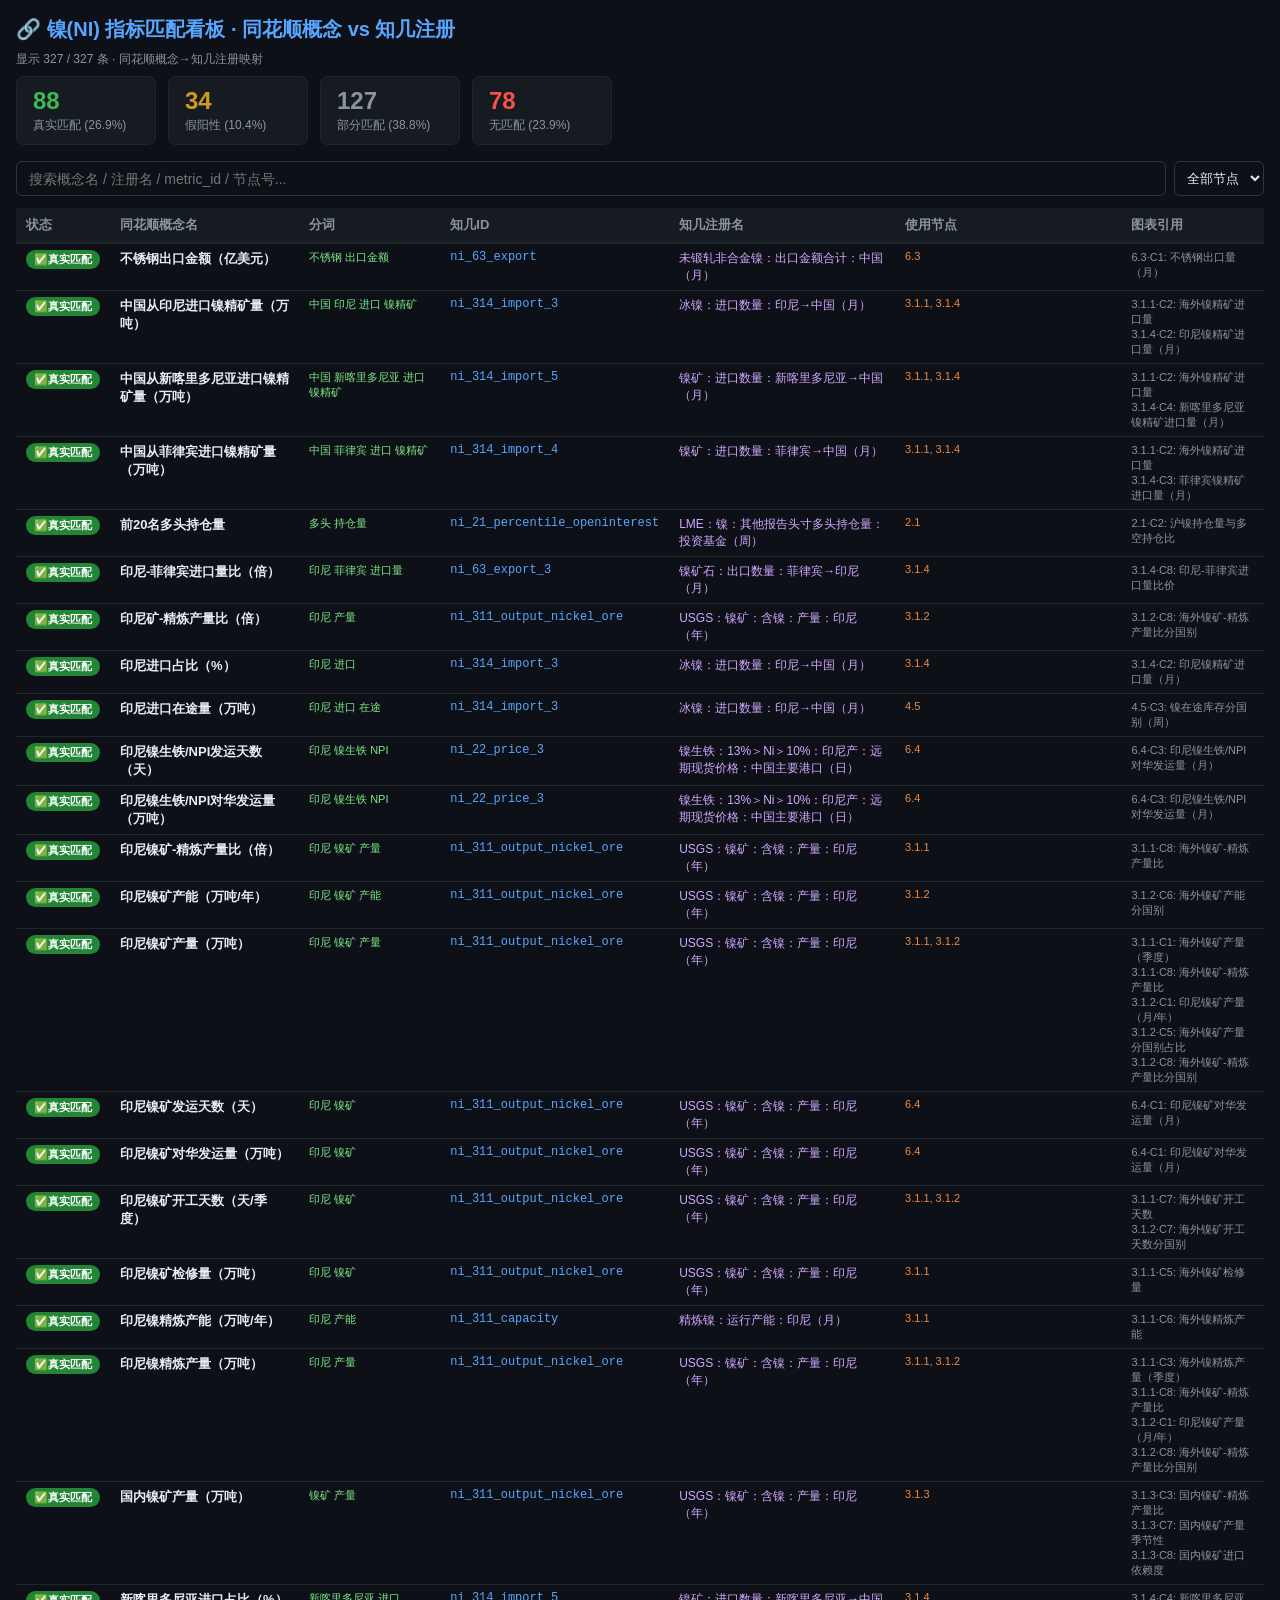
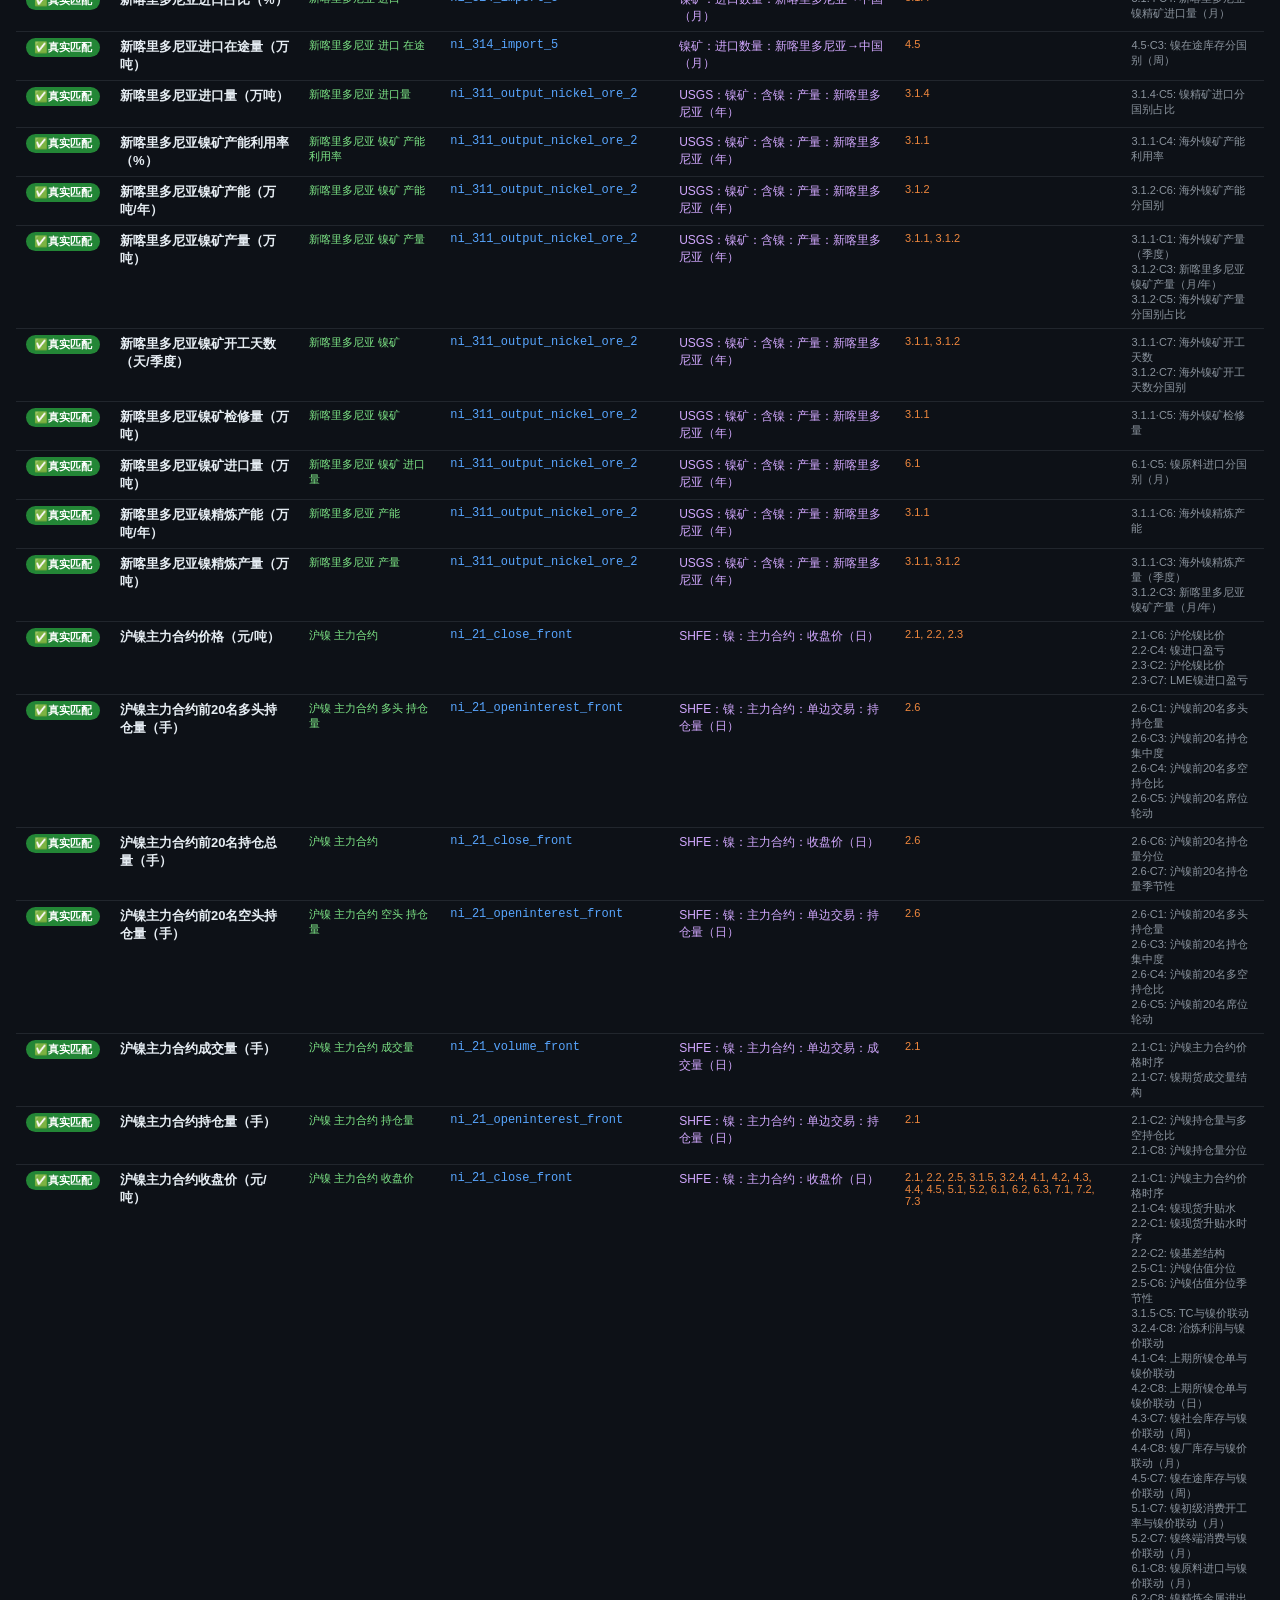
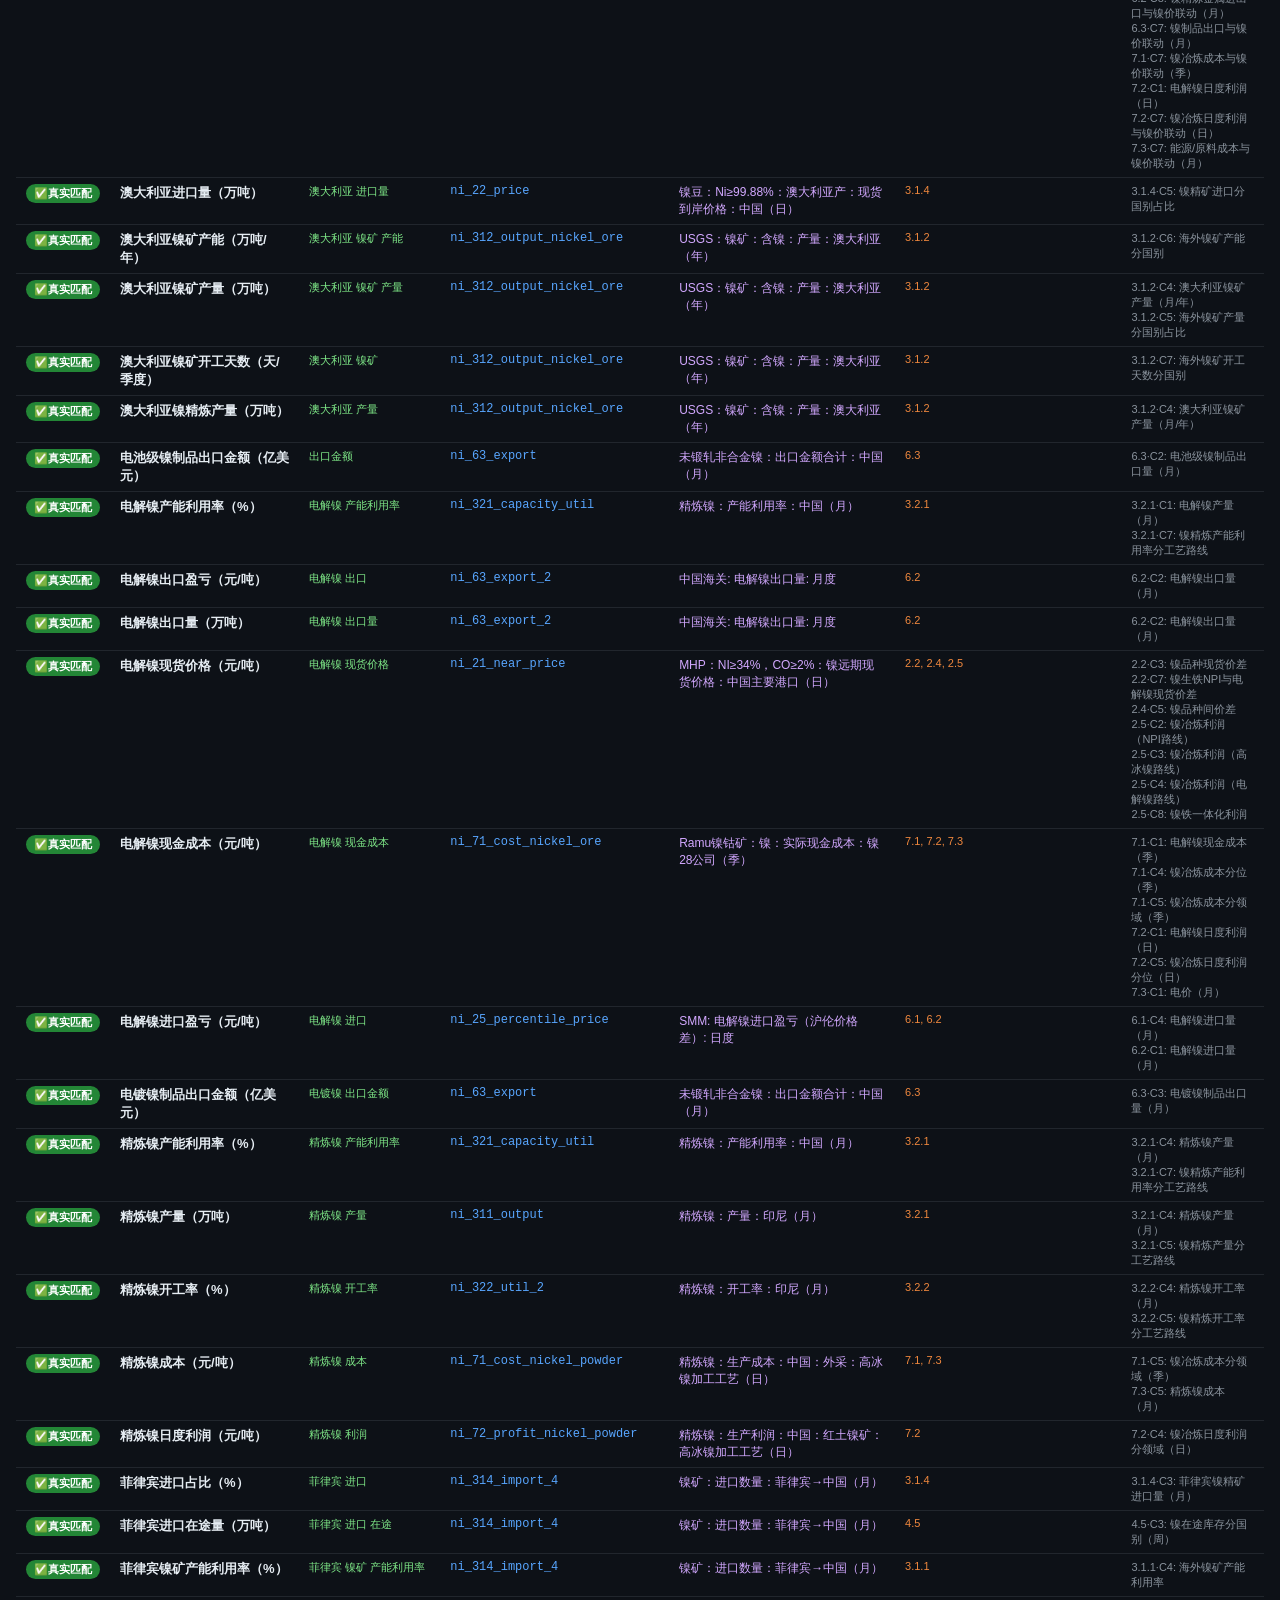
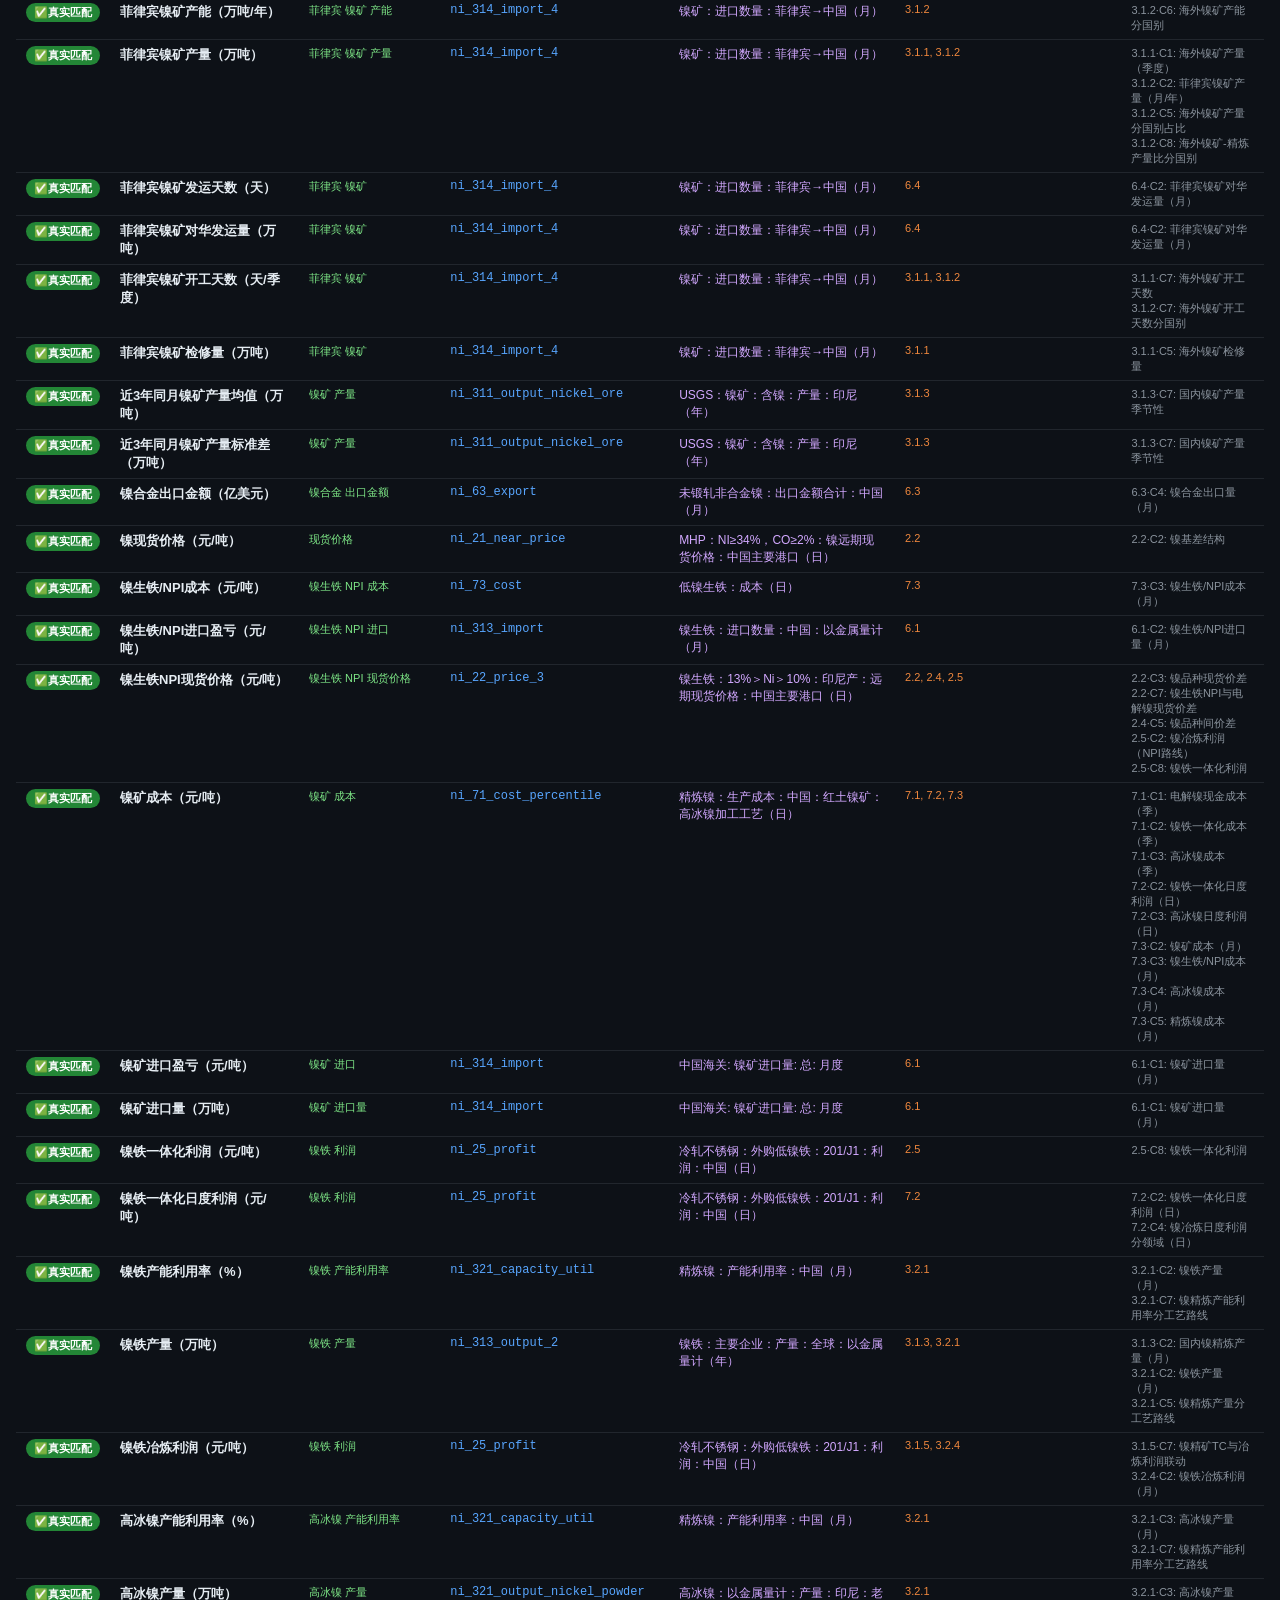
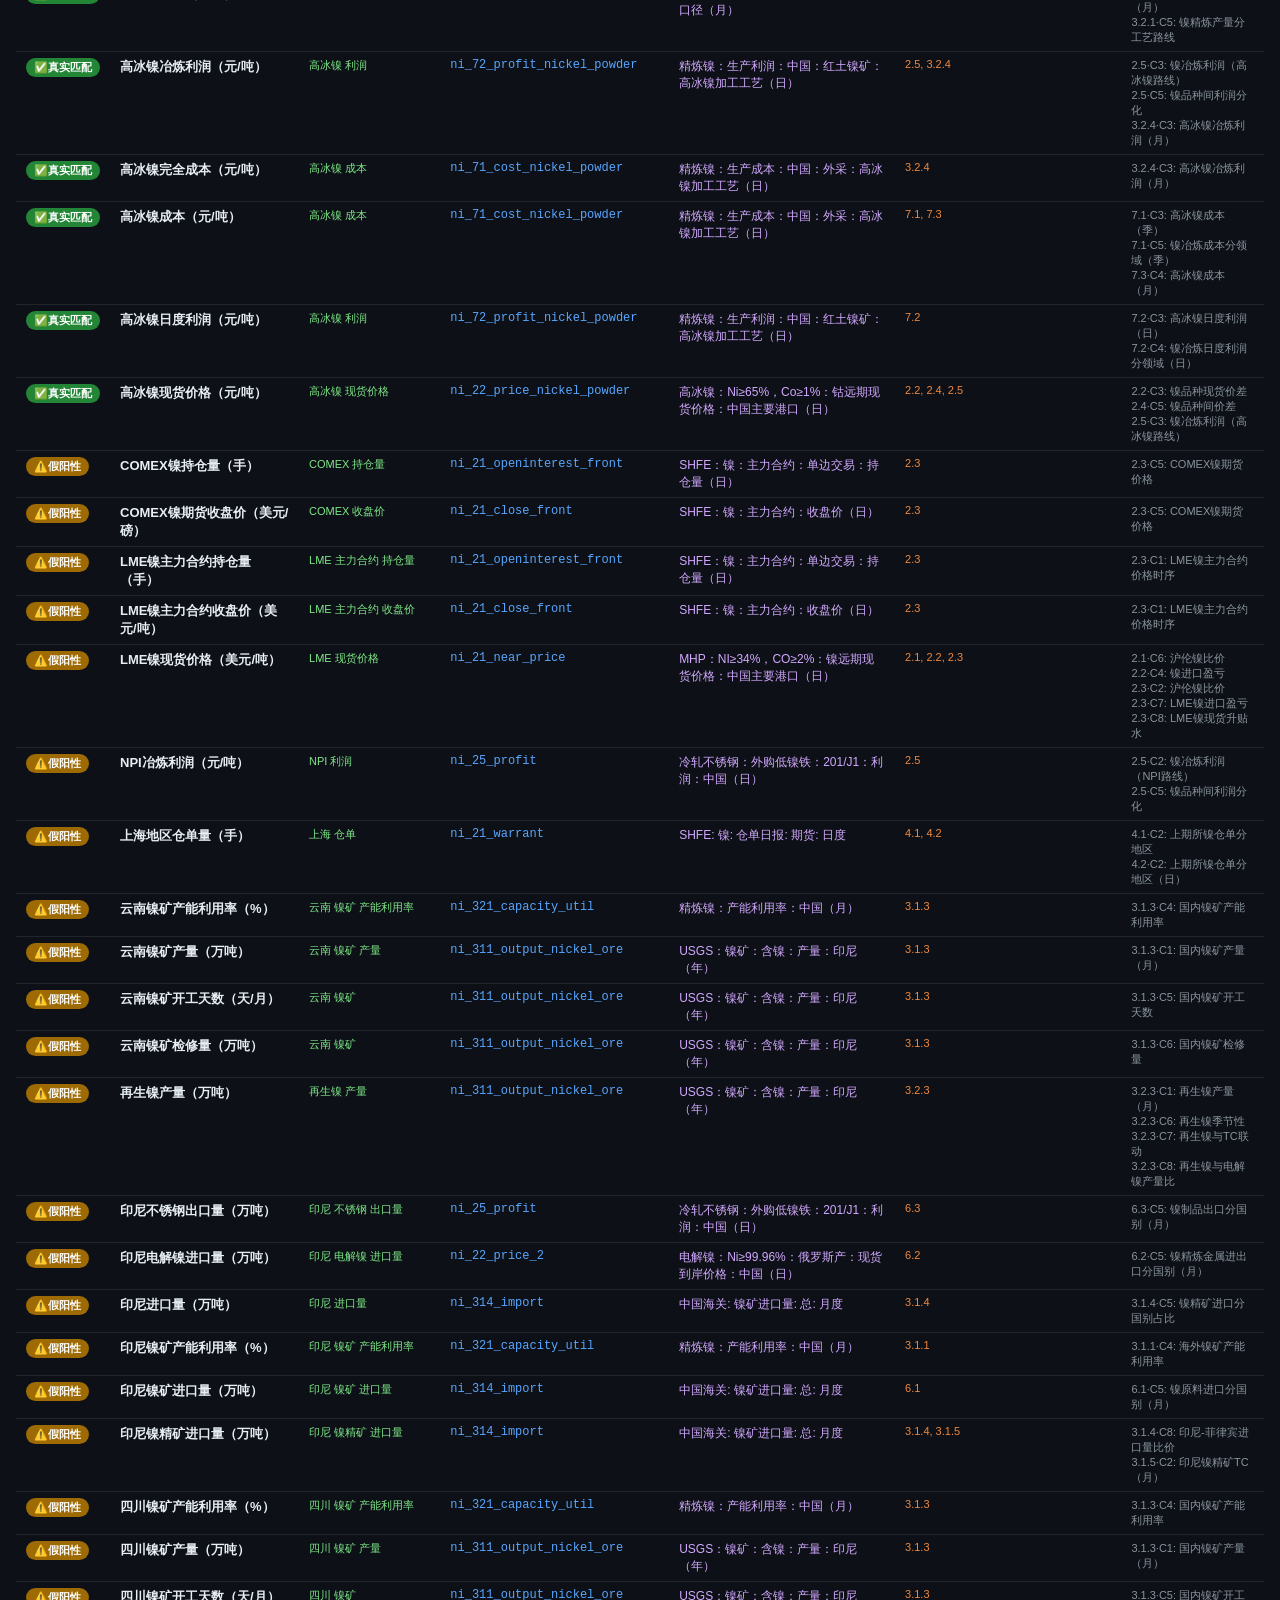
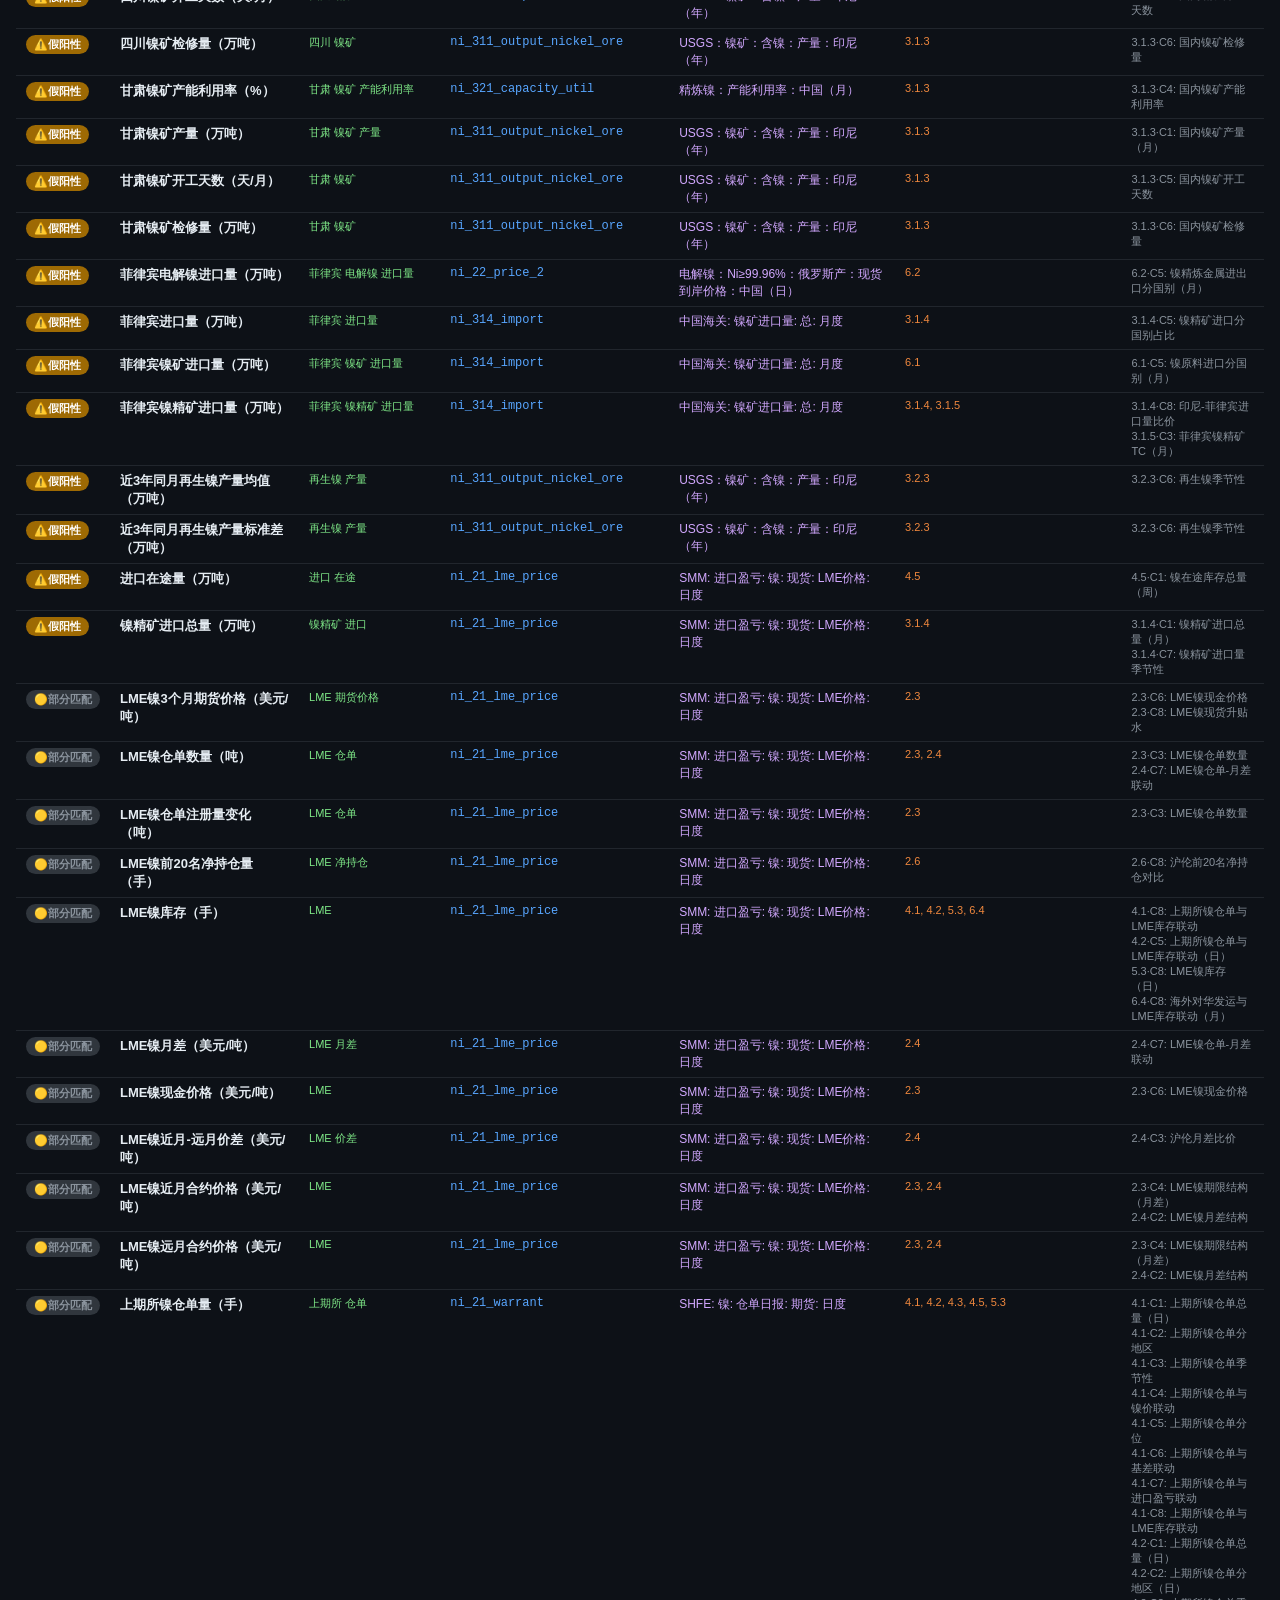
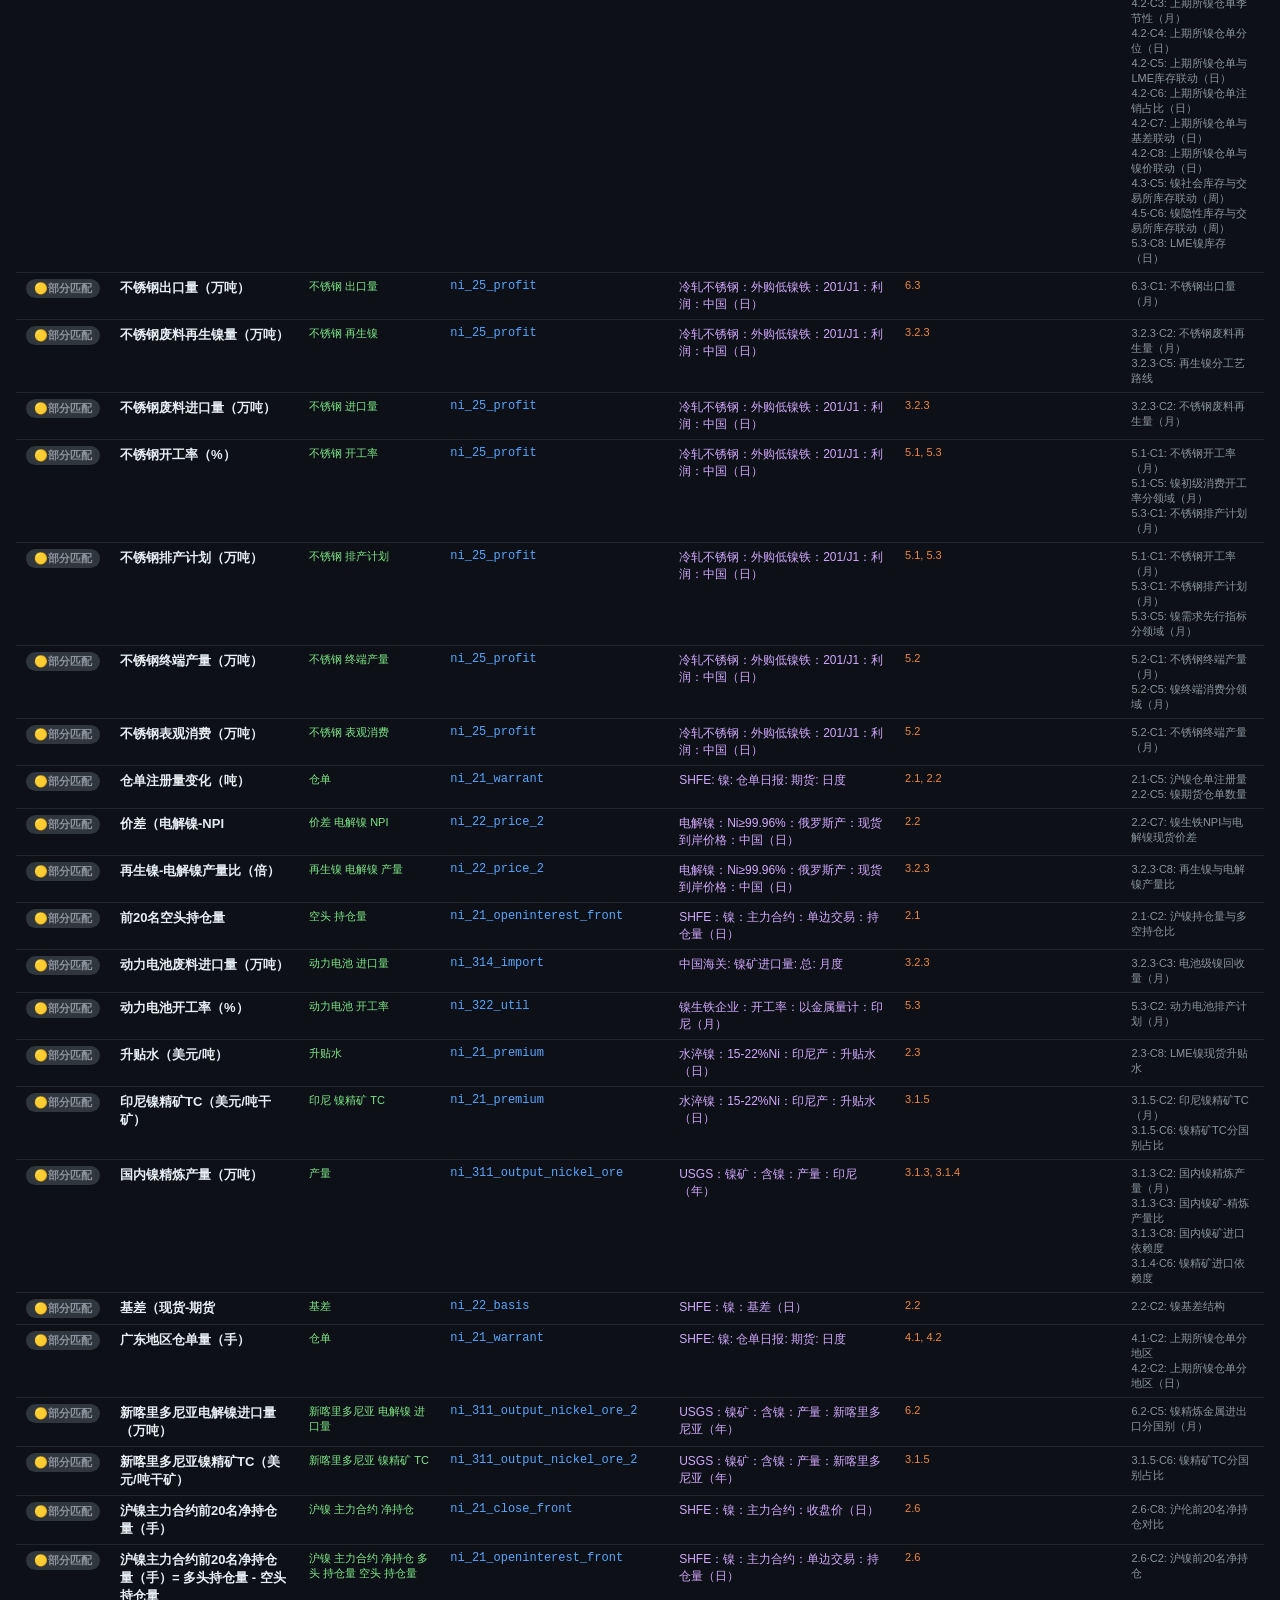
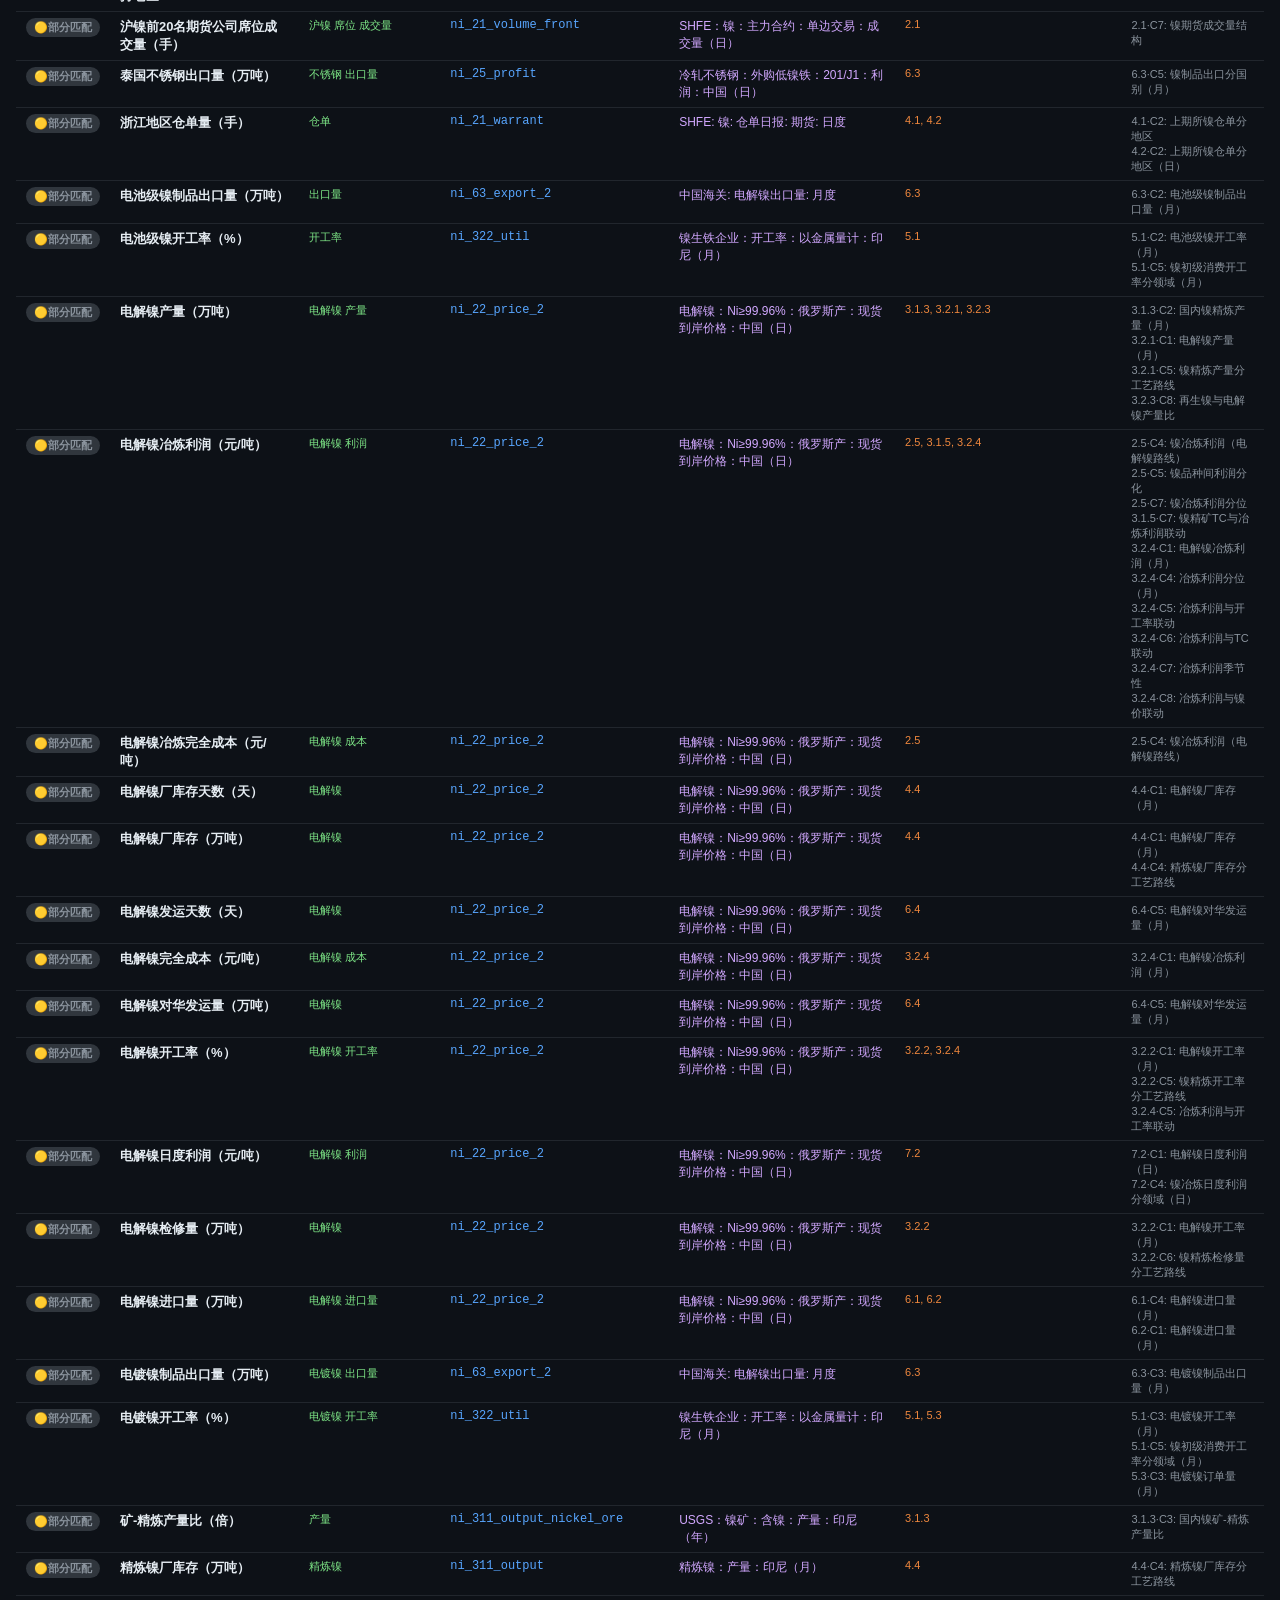
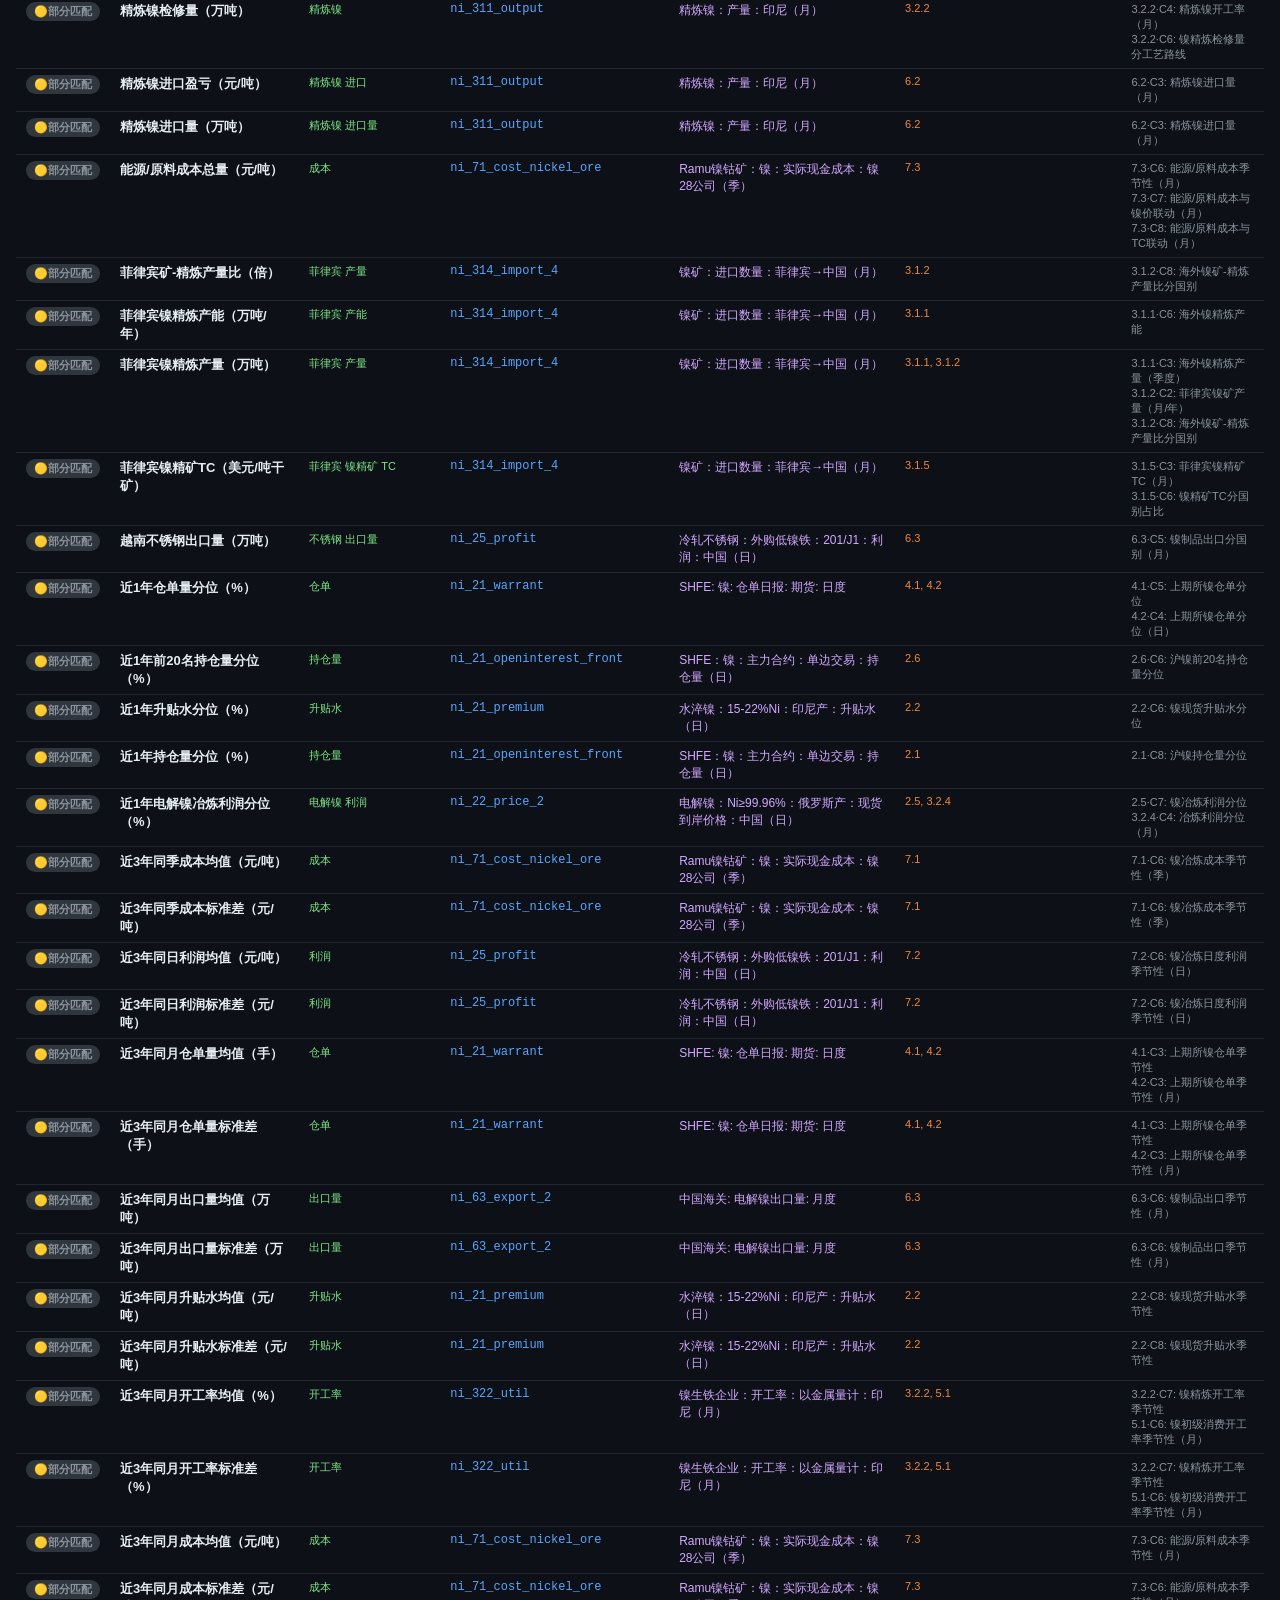
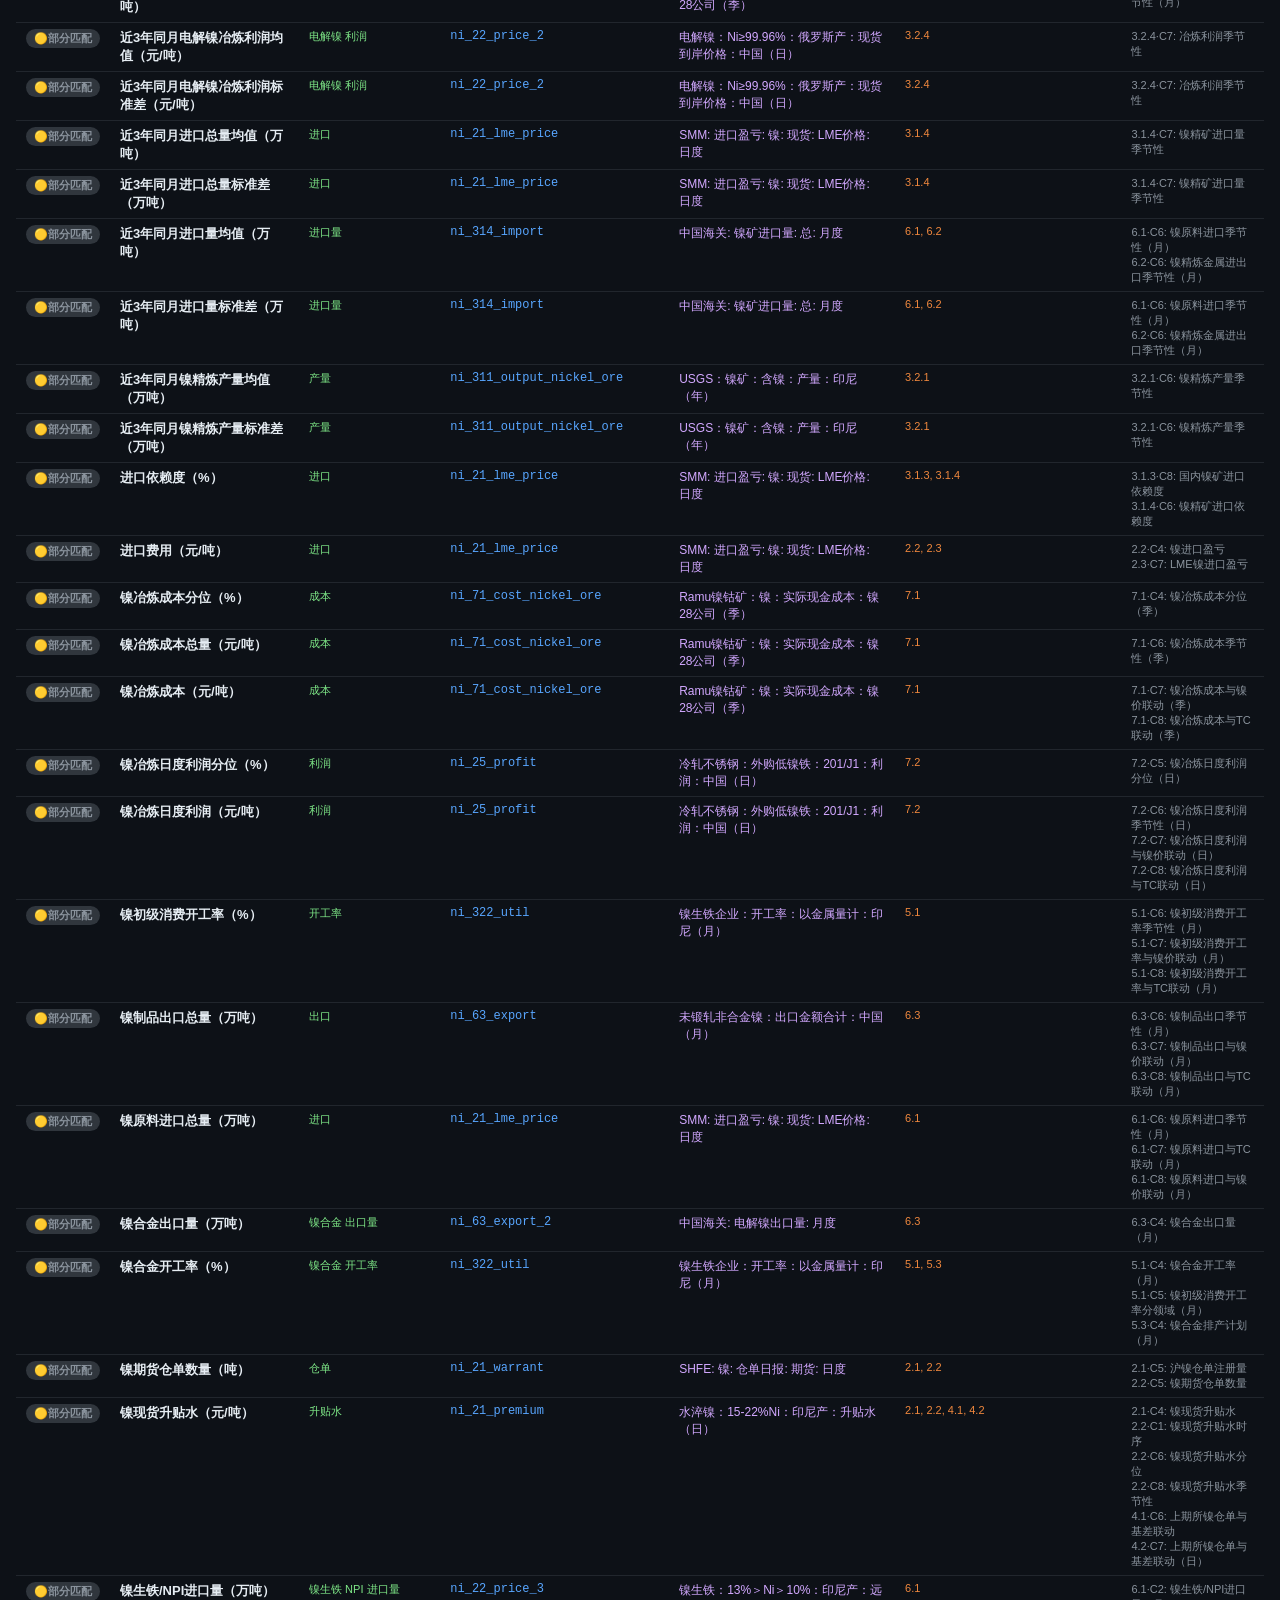
<file: ni_match.html>
<!DOCTYPE html>
<html lang="zh-CN">
<head>
<meta charset="UTF-8">
<meta name="viewport" content="width=device-width,initial-scale=1">
<title>镍(NI) 指标匹配看板 · 同花顺概念 vs 知几注册</title>
<style>
*{margin:0;padding:0;box-sizing:border-box}
body{background:#0d1117;color:#e6edf3;font-family:-apple-system,BlinkMacSystemFont,'Segoe UI',sans-serif;padding:16px}
h1{font-size:20px;margin-bottom:8px;color:#58a6ff}
.stats{display:flex;gap:12px;flex-wrap:wrap;margin-bottom:16px}
.stat{background:#161b22;border:1px solid #21262d;border-radius:8px;padding:10px 16px;min-width:140px;cursor:pointer;transition:all .2s}
.stat:hover{border-color:#58a6ff}
.stat.active{border-color:#58a6ff;background:#1a2332}
.stat .num{font-size:24px;font-weight:700}
.stat .label{font-size:12px;color:#8b949e;margin-top:2px}
.stat.ok .num{color:#3fb950}.stat.fp .num{color:#d29922}.stat.partial .num{color:#8b949e}.stat.fail .num{color:#f85149}
.search{margin-bottom:12px;display:flex;gap:8px}
.search input{background:#0d1117;border:1px solid #30363d;color:#e6edf3;padding:8px 12px;border-radius:6px;font-size:14px;flex:1}
.search input:focus{outline:none;border-color:#58a6ff}
.search select{background:#0d1117;border:1px solid #30363d;color:#e6edf3;padding:8px;border-radius:6px;font-size:13px}
table{width:100%;border-collapse:collapse;font-size:13px}
thead{position:sticky;top:0;background:#161b22;z-index:10}
th{text-align:left;padding:8px 10px;border-bottom:2px solid #21262d;color:#8b949e;font-weight:600;cursor:pointer;white-space:nowrap}
th:hover{color:#e6edf3}
th .arrow{font-size:10px;margin-left:4px}
td{padding:6px 10px;border-bottom:1px solid #21262d;vertical-align:top}
tr:hover{background:#161b22}
.badge{display:inline-block;padding:2px 8px;border-radius:10px;font-size:11px;font-weight:600;white-space:nowrap}
.badge.ok{background:#238636;color:#fff}
.badge.fp{background:#9e6a03;color:#fff}
.badge.partial{background:#30363d;color:#8b949e}
.badge.fail{background:#da3633;color:#fff}
.metric-id{color:#58a6ff;font-family:monospace;font-size:12px}
.match-name{color:#d2a8ff;font-size:12px}
.tokens{color:#7ee787;font-size:11px}
.nodes{color:#f0883e;font-size:11px}
.detail{color:#8b949e;font-size:11px;max-width:400px;word-break:break-all}
.chart-info{color:#8b949e;font-size:11px}
.phrase{font-weight:600;max-width:300px}
#info{color:#8b949e;font-size:12px;margin-bottom:8px}
</style>
</head>
<body>
<h1>🔗 镍(NI) 指标匹配看板 · 同花顺概念 vs 知几注册</h1>
<p id="info">同花顺iwencai divergence设计 → 知几(Zhiji)已注册指标 映射关系。327个概念指标 → 156个已注册指标。</p>

<div class="stats" id="stats"></div>
<div class="search">
  <input type="text" id="filter" placeholder="搜索概念名 / 注册名 / metric_id / 节点号...">
  <select id="nodeFilter">
    <option value="">全部节点</option>
  </select>
</div>
<table>
<thead>
<tr>
  <th data-col="status">状态<span class="arrow"></span></th>
  <th data-col="phrase">同花顺概念名<span class="arrow"></span></th>
  <th data-col="tokens">分词<span class="arrow"></span></th>
  <th data-col="metric_id">知几ID<span class="arrow"></span></th>
  <th data-col="match_name">知几注册名<span class="arrow"></span></th>
  <th data-col="nodes">使用节点<span class="arrow"></span></th>
  <th>图表引用</th>
</tr>
</thead>
<tbody id="tbody"></tbody>
</table>

<script>
const DATA = [{"phrase": "COMEX镍持仓量（手）", "tokens": ["COMEX", "持仓量"], "status": "⚠️假阳性", "metric_id": "ni_21_openinterest_front", "match_name": "SHFE：镍：主力合约：单边交易：持仓量（日）", "detail": "`ni_21_openinterest_front` → SHFE：镍：主力合约：单边交易：持仓量（日） | 命中[持仓量] score=3 | ⚠️概念要COMEX，匹配到非COMEX", "nodes": ["2.3"], "charts": [["2.3", 5, "COMEX镍期货价格"]]}, {"phrase": "COMEX镍期货收盘价（美元/磅）", "tokens": ["COMEX", "收盘价"], "status": "⚠️假阳性", "metric_id": "ni_21_close_front", "match_name": "SHFE：镍：主力合约：收盘价（日）", "detail": "`ni_21_close_front` → SHFE：镍：主力合约：收盘价（日） | 命中[收盘价] score=3 | ⚠️概念要COMEX，匹配到非COMEX", "nodes": ["2.3"], "charts": [["2.3", 5, "COMEX镍期货价格"]]}, {"phrase": "LME镍3个月期货价格（美元/吨）", "tokens": ["LME", "期货价格"], "status": "🟡部分匹配", "metric_id": "ni_21_lme_price", "match_name": "SMM: 进口盈亏: 镍: 现货: LME价格: 日度", "detail": "`ni_21_lme_price` → SMM: 进口盈亏: 镍: 现货: LME价格: 日度 | 命中[LME] score=3", "nodes": ["2.3"], "charts": [["2.3", 6, "LME镍现金价格"], ["2.3", 8, "LME镍现货升贴水"]]}, {"phrase": "LME镍主力合约持仓量（手）", "tokens": ["LME", "主力合约", "持仓量"], "status": "⚠️假阳性", "metric_id": "ni_21_openinterest_front", "match_name": "SHFE：镍：主力合约：单边交易：持仓量（日）", "detail": "`ni_21_openinterest_front` → SHFE：镍：主力合约：单边交易：持仓量（日） | 命中[主力合约/持仓量] score=7 | ⚠️概念要LME，匹配到非LME", "nodes": ["2.3"], "charts": [["2.3", 1, "LME镍主力合约价格时序"]]}, {"phrase": "LME镍主力合约收盘价（美元/吨）", "tokens": ["LME", "主力合约", "收盘价"], "status": "⚠️假阳性", "metric_id": "ni_21_close_front", "match_name": "SHFE：镍：主力合约：收盘价（日）", "detail": "`ni_21_close_front` → SHFE：镍：主力合约：收盘价（日） | 命中[主力合约/收盘价] score=7 | ⚠️概念要LME，匹配到非LME", "nodes": ["2.3"], "charts": [["2.3", 1, "LME镍主力合约价格时序"]]}, {"phrase": "LME镍仓单数量（吨）", "tokens": ["LME", "仓单"], "status": "🟡部分匹配", "metric_id": "ni_21_lme_price", "match_name": "SMM: 进口盈亏: 镍: 现货: LME价格: 日度", "detail": "`ni_21_lme_price` → SMM: 进口盈亏: 镍: 现货: LME价格: 日度 | 命中[LME] score=3", "nodes": ["2.3", "2.4"], "charts": [["2.3", 3, "LME镍仓单数量"], ["2.4", 7, "LME镍仓单-月差联动"]]}, {"phrase": "LME镍仓单注册量变化（吨）", "tokens": ["LME", "仓单"], "status": "🟡部分匹配", "metric_id": "ni_21_lme_price", "match_name": "SMM: 进口盈亏: 镍: 现货: LME价格: 日度", "detail": "`ni_21_lme_price` → SMM: 进口盈亏: 镍: 现货: LME价格: 日度 | 命中[LME] score=3", "nodes": ["2.3"], "charts": [["2.3", 3, "LME镍仓单数量"]]}, {"phrase": "LME镍前20名净持仓量（手）", "tokens": ["LME", "净持仓"], "status": "🟡部分匹配", "metric_id": "ni_21_lme_price", "match_name": "SMM: 进口盈亏: 镍: 现货: LME价格: 日度", "detail": "`ni_21_lme_price` → SMM: 进口盈亏: 镍: 现货: LME价格: 日度 | 命中[LME] score=3", "nodes": ["2.6"], "charts": [["2.6", 8, "沪伦前20名净持仓对比"]]}, {"phrase": "LME镍库存（手）", "tokens": ["LME"], "status": "🟡部分匹配", "metric_id": "ni_21_lme_price", "match_name": "SMM: 进口盈亏: 镍: 现货: LME价格: 日度", "detail": "`ni_21_lme_price` → SMM: 进口盈亏: 镍: 现货: LME价格: 日度 | 命中[LME] score=3", "nodes": ["4.1", "4.2", "5.3", "6.4"], "charts": [["4.1", 8, "上期所镍仓单与LME库存联动"], ["4.2", 5, "上期所镍仓单与LME库存联动（日）"], ["5.3", 8, "LME镍库存（日）"], ["6.4", 8, "海外对华发运与LME库存联动（月）"]]}, {"phrase": "LME镍月差（美元/吨）", "tokens": ["LME", "月差"], "status": "🟡部分匹配", "metric_id": "ni_21_lme_price", "match_name": "SMM: 进口盈亏: 镍: 现货: LME价格: 日度", "detail": "`ni_21_lme_price` → SMM: 进口盈亏: 镍: 现货: LME价格: 日度 | 命中[LME] score=3", "nodes": ["2.4"], "charts": [["2.4", 7, "LME镍仓单-月差联动"]]}, {"phrase": "LME镍现货价格（美元/吨）", "tokens": ["LME", "现货价格"], "status": "⚠️假阳性", "metric_id": "ni_21_near_price", "match_name": "MHP：NI≥34%，CO≥2%：镍远期现货价格：中国主要港口（日）", "detail": "`ni_21_near_price` → MHP：NI≥34%，CO≥2%：镍远期现货价格：中国主要港口（日） | 命中[现货价格] score=4 | ⚠️概念要LME，匹配到非LME", "nodes": ["2.1", "2.2", "2.3"], "charts": [["2.1", 6, "沪伦镍比价"], ["2.2", 4, "镍进口盈亏"], ["2.3", 2, "沪伦镍比价"], ["2.3", 7, "LME镍进口盈亏"], ["2.3", 8, "LME镍现货升贴水"]]}, {"phrase": "LME镍现金价格（美元/吨）", "tokens": ["LME"], "status": "🟡部分匹配", "metric_id": "ni_21_lme_price", "match_name": "SMM: 进口盈亏: 镍: 现货: LME价格: 日度", "detail": "`ni_21_lme_price` → SMM: 进口盈亏: 镍: 现货: LME价格: 日度 | 命中[LME] score=3", "nodes": ["2.3"], "charts": [["2.3", 6, "LME镍现金价格"]]}, {"phrase": "LME镍近月-远月价差（美元/吨）", "tokens": ["LME", "价差"], "status": "🟡部分匹配", "metric_id": "ni_21_lme_price", "match_name": "SMM: 进口盈亏: 镍: 现货: LME价格: 日度", "detail": "`ni_21_lme_price` → SMM: 进口盈亏: 镍: 现货: LME价格: 日度 | 命中[LME] score=3", "nodes": ["2.4"], "charts": [["2.4", 3, "沪伦月差比价"]]}, {"phrase": "LME镍近月合约价格（美元/吨）", "tokens": ["LME"], "status": "🟡部分匹配", "metric_id": "ni_21_lme_price", "match_name": "SMM: 进口盈亏: 镍: 现货: LME价格: 日度", "detail": "`ni_21_lme_price` → SMM: 进口盈亏: 镍: 现货: LME价格: 日度 | 命中[LME] score=3", "nodes": ["2.3", "2.4"], "charts": [["2.3", 4, "LME镍期限结构（月差）"], ["2.4", 2, "LME镍月差结构"]]}, {"phrase": "LME镍远月合约价格（美元/吨）", "tokens": ["LME"], "status": "🟡部分匹配", "metric_id": "ni_21_lme_price", "match_name": "SMM: 进口盈亏: 镍: 现货: LME价格: 日度", "detail": "`ni_21_lme_price` → SMM: 进口盈亏: 镍: 现货: LME价格: 日度 | 命中[LME] score=3", "nodes": ["2.3", "2.4"], "charts": [["2.3", 4, "LME镍期限结构（月差）"], ["2.4", 2, "LME镍月差结构"]]}, {"phrase": "NPI冶炼利润（元/吨）", "tokens": ["NPI", "利润"], "status": "⚠️假阳性", "metric_id": "ni_25_profit", "match_name": "冷轧不锈钢：外购低镍铁：201/J1：利润：中国（日）", "detail": "`ni_25_profit` → 冷轧不锈钢：外购低镍铁：201/J1：利润：中国（日） | 命中[利润] score=2 | ⚠️核心词[NPI]均未命中", "nodes": ["2.5"], "charts": [["2.5", 2, "镍冶炼利润（NPI路线）"], ["2.5", 5, "镍品种间利润分化"]]}, {"phrase": "TC（美元/吨干矿）", "tokens": ["TC"], "status": "❌无匹配", "metric_id": "", "match_name": "", "detail": "tokens=[TC]", "nodes": ["7.1", "7.2", "7.3"], "charts": [["7.1", 2, "镍铁一体化成本（季）"], ["7.2", 2, "镍铁一体化日度利润（日）"], ["7.3", 3, "镍生铁/NPI成本（月）"]]}, {"phrase": "上期所镍仓单量（手）", "tokens": ["上期所", "仓单"], "status": "🟡部分匹配", "metric_id": "ni_21_warrant", "match_name": "SHFE: 镍: 仓单日报: 期货: 日度", "detail": "`ni_21_warrant` → SHFE: 镍: 仓单日报: 期货: 日度 | 命中[仓单] score=2", "nodes": ["4.1", "4.2", "4.3", "4.5", "5.3"], "charts": [["4.1", 1, "上期所镍仓单总量（日）"], ["4.1", 2, "上期所镍仓单分地区"], ["4.1", 3, "上期所镍仓单季节性"], ["4.1", 4, "上期所镍仓单与镍价联动"], ["4.1", 5, "上期所镍仓单分位"], ["4.1", 6, "上期所镍仓单与基差联动"], ["4.1", 7, "上期所镍仓单与进口盈亏联动"], ["4.1", 8, "上期所镍仓单与LME库存联动"], ["4.2", 1, "上期所镍仓单总量（日）"], ["4.2", 2, "上期所镍仓单分地区（日）"], ["4.2", 3, "上期所镍仓单季节性（月）"], ["4.2", 4, "上期所镍仓单分位（日）"], ["4.2", 5, "上期所镍仓单与LME库存联动（日）"], ["4.2", 6, "上期所镍仓单注销占比（日）"], ["4.2", 7, "上期所镍仓单与基差联动（日）"], ["4.2", 8, "上期所镍仓单与镍价联动（日）"], ["4.3", 5, "镍社会库存与交易所库存联动（周）"], ["4.5", 6, "镍隐性库存与交易所库存联动（周）"], ["5.3", 8, "LME镍库存（日）"]]}, {"phrase": "上期所镍注销仓单量（手）", "tokens": ["上期所", "注销仓单"], "status": "❌无匹配", "metric_id": "", "match_name": "", "detail": "tokens=[上期所 注销仓单]", "nodes": ["4.1", "4.2"], "charts": [["4.1", 1, "上期所镍仓单总量（日）"], ["4.2", 1, "上期所镍仓单总量（日）"], ["4.2", 6, "上期所镍仓单注销占比（日）"]]}, {"phrase": "上海地区仓单量（手）", "tokens": ["上海", "仓单"], "status": "⚠️假阳性", "metric_id": "ni_21_warrant", "match_name": "SHFE: 镍: 仓单日报: 期货: 日度", "detail": "`ni_21_warrant` → SHFE: 镍: 仓单日报: 期货: 日度 | 命中[仓单] score=2 | ⚠️概念要上海数据，匹配到非上海", "nodes": ["4.1", "4.2"], "charts": [["4.1", 2, "上期所镍仓单分地区"], ["4.2", 2, "上期所镍仓单分地区（日）"]]}, {"phrase": "上海地区社会库存（万吨）", "tokens": ["上海", "社会库存"], "status": "❌无匹配", "metric_id": "", "match_name": "", "detail": "tokens=[上海 社会库存]", "nodes": ["4.3"], "charts": [["4.3", 2, "镍社会库存分地区（周）"]]}, {"phrase": "不锈钢出口量（万吨）", "tokens": ["不锈钢", "出口量"], "status": "🟡部分匹配", "metric_id": "ni_25_profit", "match_name": "冷轧不锈钢：外购低镍铁：201/J1：利润：中国（日）", "detail": "`ni_25_profit` → 冷轧不锈钢：外购低镍铁：201/J1：利润：中国（日） | 命中[不锈钢] score=3", "nodes": ["6.3"], "charts": [["6.3", 1, "不锈钢出口量（月）"]]}, {"phrase": "不锈钢出口金额（亿美元）", "tokens": ["不锈钢", "出口金额"], "status": "✅真实匹配", "metric_id": "ni_63_export", "match_name": "未锻轧非合金镍：出口金额合计：中国（月）", "detail": "`ni_63_export` → 未锻轧非合金镍：出口金额合计：中国（月） | 命中[出口金额] score=4", "nodes": ["6.3"], "charts": [["6.3", 1, "不锈钢出口量（月）"]]}, {"phrase": "不锈钢废料再生镍量（万吨）", "tokens": ["不锈钢", "再生镍"], "status": "🟡部分匹配", "metric_id": "ni_25_profit", "match_name": "冷轧不锈钢：外购低镍铁：201/J1：利润：中国（日）", "detail": "`ni_25_profit` → 冷轧不锈钢：外购低镍铁：201/J1：利润：中国（日） | 命中[不锈钢] score=3", "nodes": ["3.2.3"], "charts": [["3.2.3", 2, "不锈钢废料再生量（月）"], ["3.2.3", 5, "再生镍分工艺路线"]]}, {"phrase": "不锈钢废料进口量（万吨）", "tokens": ["不锈钢", "进口量"], "status": "🟡部分匹配", "metric_id": "ni_25_profit", "match_name": "冷轧不锈钢：外购低镍铁：201/J1：利润：中国（日）", "detail": "`ni_25_profit` → 冷轧不锈钢：外购低镍铁：201/J1：利润：中国（日） | 命中[不锈钢] score=3", "nodes": ["3.2.3"], "charts": [["3.2.3", 2, "不锈钢废料再生量（月）"]]}, {"phrase": "不锈钢开工率（%）", "tokens": ["不锈钢", "开工率"], "status": "🟡部分匹配", "metric_id": "ni_25_profit", "match_name": "冷轧不锈钢：外购低镍铁：201/J1：利润：中国（日）", "detail": "`ni_25_profit` → 冷轧不锈钢：外购低镍铁：201/J1：利润：中国（日） | 命中[不锈钢] score=3", "nodes": ["5.1", "5.3"], "charts": [["5.1", 1, "不锈钢开工率（月）"], ["5.1", 5, "镍初级消费开工率分领域（月）"], ["5.3", 1, "不锈钢排产计划（月）"]]}, {"phrase": "不锈钢排产计划（万吨）", "tokens": ["不锈钢", "排产计划"], "status": "🟡部分匹配", "metric_id": "ni_25_profit", "match_name": "冷轧不锈钢：外购低镍铁：201/J1：利润：中国（日）", "detail": "`ni_25_profit` → 冷轧不锈钢：外购低镍铁：201/J1：利润：中国（日） | 命中[不锈钢] score=3", "nodes": ["5.1", "5.3"], "charts": [["5.1", 1, "不锈钢开工率（月）"], ["5.3", 1, "不锈钢排产计划（月）"], ["5.3", 5, "镍需求先行指标分领域（月）"]]}, {"phrase": "不锈钢终端产量（万吨）", "tokens": ["不锈钢", "终端产量"], "status": "🟡部分匹配", "metric_id": "ni_25_profit", "match_name": "冷轧不锈钢：外购低镍铁：201/J1：利润：中国（日）", "detail": "`ni_25_profit` → 冷轧不锈钢：外购低镍铁：201/J1：利润：中国（日） | 命中[不锈钢] score=3", "nodes": ["5.2"], "charts": [["5.2", 1, "不锈钢终端产量（月）"], ["5.2", 5, "镍终端消费分领域（月）"]]}, {"phrase": "不锈钢表观消费（万吨）", "tokens": ["不锈钢", "表观消费"], "status": "🟡部分匹配", "metric_id": "ni_25_profit", "match_name": "冷轧不锈钢：外购低镍铁：201/J1：利润：中国（日）", "detail": "`ni_25_profit` → 冷轧不锈钢：外购低镍铁：201/J1：利润：中国（日） | 命中[不锈钢] score=3", "nodes": ["5.2"], "charts": [["5.2", 1, "不锈钢终端产量（月）"]]}, {"phrase": "中国从印尼进口镍精矿量（万吨）", "tokens": ["中国", "印尼", "进口", "镍精矿"], "status": "✅真实匹配", "metric_id": "ni_314_import_3", "match_name": "冰镍：进口数量：印尼→中国（月）", "detail": "`ni_314_import_3` → 冰镍：进口数量：印尼→中国（月） | 命中[中国/印尼/进口] score=6", "nodes": ["3.1.1", "3.1.4"], "charts": [["3.1.1", 2, "海外镍精矿进口量"], ["3.1.4", 2, "印尼镍精矿进口量（月）"]]}, {"phrase": "中国从新喀里多尼亚进口镍精矿量（万吨）", "tokens": ["中国", "新喀里多尼亚", "进口", "镍精矿"], "status": "✅真实匹配", "metric_id": "ni_314_import_5", "match_name": "镍矿：进口数量：新喀里多尼亚→中国（月）", "detail": "`ni_314_import_5` → 镍矿：进口数量：新喀里多尼亚→中国（月） | 命中[中国/新喀里多尼亚/进口] score=10", "nodes": ["3.1.1", "3.1.4"], "charts": [["3.1.1", 2, "海外镍精矿进口量"], ["3.1.4", 4, "新喀里多尼亚镍精矿进口量（月）"]]}, {"phrase": "中国从菲律宾进口镍精矿量（万吨）", "tokens": ["中国", "菲律宾", "进口", "镍精矿"], "status": "✅真实匹配", "metric_id": "ni_314_import_4", "match_name": "镍矿：进口数量：菲律宾→中国（月）", "detail": "`ni_314_import_4` → 镍矿：进口数量：菲律宾→中国（月） | 命中[中国/菲律宾/进口] score=7", "nodes": ["3.1.1", "3.1.4"], "charts": [["3.1.1", 2, "海外镍精矿进口量"], ["3.1.4", 3, "菲律宾镍精矿进口量（月）"]]}, {"phrase": "云南镍矿产能利用率（%）", "tokens": ["云南", "镍矿", "产能利用率"], "status": "⚠️假阳性", "metric_id": "ni_321_capacity_util", "match_name": "精炼镍：产能利用率：中国（月）", "detail": "`ni_321_capacity_util` → 精炼镍：产能利用率：中国（月） | 命中[产能利用率] score=5 | ⚠️概念要云南数据，匹配到非云南", "nodes": ["3.1.3"], "charts": [["3.1.3", 4, "国内镍矿产能利用率"]]}, {"phrase": "云南镍矿产量（万吨）", "tokens": ["云南", "镍矿", "产量"], "status": "⚠️假阳性", "metric_id": "ni_311_output_nickel_ore", "match_name": "USGS：镍矿：含镍：产量：印尼（年）", "detail": "`ni_311_output_nickel_ore` → USGS：镍矿：含镍：产量：印尼（年） | 命中[镍矿/产量] score=4 | ⚠️概念要云南数据，匹配到非云南", "nodes": ["3.1.3"], "charts": [["3.1.3", 1, "国内镍矿产量（月）"]]}, {"phrase": "云南镍矿开工天数（天/月）", "tokens": ["云南", "镍矿"], "status": "⚠️假阳性", "metric_id": "ni_311_output_nickel_ore", "match_name": "USGS：镍矿：含镍：产量：印尼（年）", "detail": "`ni_311_output_nickel_ore` → USGS：镍矿：含镍：产量：印尼（年） | 命中[镍矿] score=2 | ⚠️概念要云南数据，匹配到非云南", "nodes": ["3.1.3"], "charts": [["3.1.3", 5, "国内镍矿开工天数"]]}, {"phrase": "云南镍矿检修量（万吨）", "tokens": ["云南", "镍矿"], "status": "⚠️假阳性", "metric_id": "ni_311_output_nickel_ore", "match_name": "USGS：镍矿：含镍：产量：印尼（年）", "detail": "`ni_311_output_nickel_ore` → USGS：镍矿：含镍：产量：印尼（年） | 命中[镍矿] score=2 | ⚠️概念要云南数据，匹配到非云南", "nodes": ["3.1.3"], "charts": [["3.1.3", 6, "国内镍矿检修量"]]}, {"phrase": "仓单注册量变化（吨）", "tokens": ["仓单"], "status": "🟡部分匹配", "metric_id": "ni_21_warrant", "match_name": "SHFE: 镍: 仓单日报: 期货: 日度", "detail": "`ni_21_warrant` → SHFE: 镍: 仓单日报: 期货: 日度 | 命中[仓单] score=2", "nodes": ["2.1", "2.2"], "charts": [["2.1", 5, "沪镍仓单注册量"], ["2.2", 5, "镍期货仓单数量"]]}, {"phrase": "价差（电解镍-NPI", "tokens": ["价差", "电解镍", "NPI"], "status": "🟡部分匹配", "metric_id": "ni_22_price_2", "match_name": "电解镍：Ni≥99.96%：俄罗斯产：现货到岸价格：中国（日）", "detail": "`ni_22_price_2` → 电解镍：Ni≥99.96%：俄罗斯产：现货到岸价格：中国（日） | 命中[电解镍] score=3", "nodes": ["2.2"], "charts": [["2.2", 7, "镍生铁NPI与电解镍现货价差"]]}, {"phrase": "元/吨）", "tokens": [], "status": "❌无匹配", "metric_id": "", "match_name": "", "detail": "tokens=[]", "nodes": ["2.2", "2.4"], "charts": [["2.2", 2, "镍基差结构"], ["2.2", 7, "镍生铁NPI与电解镍现货价差"], ["2.4", 1, "沪镍月差结构"]]}, {"phrase": "再生镍-电解镍产量比（倍）", "tokens": ["再生镍", "电解镍", "产量"], "status": "🟡部分匹配", "metric_id": "ni_22_price_2", "match_name": "电解镍：Ni≥99.96%：俄罗斯产：现货到岸价格：中国（日）", "detail": "`ni_22_price_2` → 电解镍：Ni≥99.96%：俄罗斯产：现货到岸价格：中国（日） | 命中[电解镍] score=3", "nodes": ["3.2.3"], "charts": [["3.2.3", 8, "再生镍与电解镍产量比"]]}, {"phrase": "再生镍产量（万吨）", "tokens": ["再生镍", "产量"], "status": "⚠️假阳性", "metric_id": "ni_311_output_nickel_ore", "match_name": "USGS：镍矿：含镍：产量：印尼（年）", "detail": "`ni_311_output_nickel_ore` → USGS：镍矿：含镍：产量：印尼（年） | 命中[产量] score=2 | ⚠️核心词[再生镍]均未命中", "nodes": ["3.2.3"], "charts": [["3.2.3", 1, "再生镍产量（月）"], ["3.2.3", 6, "再生镍季节性"], ["3.2.3", 7, "再生镍与TC联动"], ["3.2.3", 8, "再生镍与电解镍产量比"]]}, {"phrase": "再生镍占比（%）", "tokens": ["再生镍"], "status": "❌无匹配", "metric_id": "", "match_name": "", "detail": "tokens=[再生镍]", "nodes": ["3.2.3"], "charts": [["3.2.3", 1, "再生镍产量（月）"]]}, {"phrase": "前20名多头持仓量", "tokens": ["多头", "持仓量"], "status": "✅真实匹配", "metric_id": "ni_21_percentile_openinterest", "match_name": "LME：镍：其他报告头寸多头持仓量：投资基金（周）", "detail": "`ni_21_percentile_openinterest` → LME：镍：其他报告头寸多头持仓量：投资基金（周） | 命中[多头/持仓量] score=5", "nodes": ["2.1"], "charts": [["2.1", 2, "沪镍持仓量与多空持仓比"]]}, {"phrase": "前20名席位轮动方向（多头增加/空头增加/双增/双减）", "tokens": ["席位"], "status": "❌无匹配", "metric_id": "", "match_name": "", "detail": "tokens=[席位]", "nodes": ["2.6"], "charts": [["2.6", 5, "沪镍前20名席位轮动"]]}, {"phrase": "前20名持仓总量（手）", "tokens": [], "status": "❌无匹配", "metric_id": "", "match_name": "", "detail": "tokens=[]", "nodes": ["2.6"], "charts": [["2.6", 3, "沪镍前20名持仓集中度"]]}, {"phrase": "前20名持仓集中度（%）", "tokens": ["持仓集中度"], "status": "❌无匹配", "metric_id": "", "match_name": "", "detail": "tokens=[持仓集中度]", "nodes": ["2.6"], "charts": [["2.6", 3, "沪镍前20名持仓集中度"]]}, {"phrase": "前20名空头持仓量", "tokens": ["空头", "持仓量"], "status": "🟡部分匹配", "metric_id": "ni_21_openinterest_front", "match_name": "SHFE：镍：主力合约：单边交易：持仓量（日）", "detail": "`ni_21_openinterest_front` → SHFE：镍：主力合约：单边交易：持仓量（日） | 命中[持仓量] score=3", "nodes": ["2.1"], "charts": [["2.1", 2, "沪镍持仓量与多空持仓比"]]}, {"phrase": "加工费（元/吨）", "tokens": ["加工费"], "status": "❌无匹配", "metric_id": "", "match_name": "", "detail": "tokens=[加工费]", "nodes": ["7.1", "7.2", "7.3"], "charts": [["7.1", 3, "高冰镍成本（季）"], ["7.2", 3, "高冰镍日度利润（日）"], ["7.3", 4, "高冰镍成本（月）"], ["7.3", 5, "精炼镍成本（月）"]]}, {"phrase": "动力电池废料进口量（万吨）", "tokens": ["动力电池", "进口量"], "status": "🟡部分匹配", "metric_id": "ni_314_import", "match_name": "中国海关: 镍矿进口量: 总: 月度", "detail": "`ni_314_import` → 中国海关: 镍矿进口量: 总: 月度 | 命中[进口量] score=3", "nodes": ["3.2.3"], "charts": [["3.2.3", 3, "电池级镍回收量（月）"]]}, {"phrase": "动力电池开工率（%）", "tokens": ["动力电池", "开工率"], "status": "🟡部分匹配", "metric_id": "ni_322_util", "match_name": "镍生铁企业：开工率：以金属量计：印尼（月）", "detail": "`ni_322_util` → 镍生铁企业：开工率：以金属量计：印尼（月） | 命中[开工率] score=3", "nodes": ["5.3"], "charts": [["5.3", 2, "动力电池排产计划（月）"]]}, {"phrase": "动力电池排产计划（万吨）", "tokens": ["动力电池", "排产计划"], "status": "❌无匹配", "metric_id": "", "match_name": "", "detail": "tokens=[动力电池 排产计划]", "nodes": ["5.1", "5.2", "5.3"], "charts": [["5.1", 2, "电池级镍开工率（月）"], ["5.2", 2, "动力电池终端排产（月）"], ["5.3", 2, "动力电池排产计划（月）"], ["5.3", 5, "镍需求先行指标分领域（月）"]]}, {"phrase": "动力电池终端产量（万吨）", "tokens": ["动力电池", "终端产量"], "status": "❌无匹配", "metric_id": "", "match_name": "", "detail": "tokens=[动力电池 终端产量]", "nodes": ["5.2"], "charts": [["5.2", 2, "动力电池终端排产（月）"], ["5.2", 5, "镍终端消费分领域（月）"]]}, {"phrase": "升贴水（美元/吨）", "tokens": ["升贴水"], "status": "🟡部分匹配", "metric_id": "ni_21_premium", "match_name": "水淬镍：15-22%Ni：印尼产：升贴水（日）", "detail": "`ni_21_premium` → 水淬镍：15-22%Ni：印尼产：升贴水（日） | 命中[升贴水] score=3", "nodes": ["2.3"], "charts": [["2.3", 8, "LME镍现货升贴水"]]}, {"phrase": "印尼-菲律宾进口量比（倍）", "tokens": ["印尼", "菲律宾", "进口量"], "status": "✅真实匹配", "metric_id": "ni_63_export_3", "match_name": "镍矿石：出口数量：菲律宾→印尼（月）", "detail": "`ni_63_export_3` → 镍矿石：出口数量：菲律宾→印尼（月） | 命中[印尼/菲律宾] score=5", "nodes": ["3.1.4"], "charts": [["3.1.4", 8, "印尼-菲律宾进口量比价"]]}, {"phrase": "印尼不锈钢出口量（万吨）", "tokens": ["印尼", "不锈钢", "出口量"], "status": "⚠️假阳性", "metric_id": "ni_25_profit", "match_name": "冷轧不锈钢：外购低镍铁：201/J1：利润：中国（日）", "detail": "`ni_25_profit` → 冷轧不锈钢：外购低镍铁：201/J1：利润：中国（日） | 命中[不锈钢] score=3 | ⚠️概念要印尼数据，匹配到非印尼", "nodes": ["6.3"], "charts": [["6.3", 5, "镍制品出口分国别（月）"]]}, {"phrase": "印尼电解镍进口量（万吨）", "tokens": ["印尼", "电解镍", "进口量"], "status": "⚠️假阳性", "metric_id": "ni_22_price_2", "match_name": "电解镍：Ni≥99.96%：俄罗斯产：现货到岸价格：中国（日）", "detail": "`ni_22_price_2` → 电解镍：Ni≥99.96%：俄罗斯产：现货到岸价格：中国（日） | 命中[电解镍] score=3 | ⚠️概念要印尼数据，匹配到非印尼", "nodes": ["6.2"], "charts": [["6.2", 5, "镍精炼金属进出口分国别（月）"]]}, {"phrase": "印尼矿-精炼产量比（倍）", "tokens": ["印尼", "产量"], "status": "✅真实匹配", "metric_id": "ni_311_output_nickel_ore", "match_name": "USGS：镍矿：含镍：产量：印尼（年）", "detail": "`ni_311_output_nickel_ore` → USGS：镍矿：含镍：产量：印尼（年） | 命中[印尼/产量] score=4", "nodes": ["3.1.2"], "charts": [["3.1.2", 8, "海外镍矿-精炼产量比分国别"]]}, {"phrase": "印尼进口占比（%）", "tokens": ["印尼", "进口"], "status": "✅真实匹配", "metric_id": "ni_314_import_3", "match_name": "冰镍：进口数量：印尼→中国（月）", "detail": "`ni_314_import_3` → 冰镍：进口数量：印尼→中国（月） | 命中[印尼/进口] score=4", "nodes": ["3.1.4"], "charts": [["3.1.4", 2, "印尼镍精矿进口量（月）"]]}, {"phrase": "印尼进口在途量（万吨）", "tokens": ["印尼", "进口", "在途"], "status": "✅真实匹配", "metric_id": "ni_314_import_3", "match_name": "冰镍：进口数量：印尼→中国（月）", "detail": "`ni_314_import_3` → 冰镍：进口数量：印尼→中国（月） | 命中[印尼/进口] score=4", "nodes": ["4.5"], "charts": [["4.5", 3, "镍在途库存分国别（周）"]]}, {"phrase": "印尼进口量（万吨）", "tokens": ["印尼", "进口量"], "status": "⚠️假阳性", "metric_id": "ni_314_import", "match_name": "中国海关: 镍矿进口量: 总: 月度", "detail": "`ni_314_import` → 中国海关: 镍矿进口量: 总: 月度 | 命中[进口量] score=3 | ⚠️概念要印尼数据，匹配到非印尼", "nodes": ["3.1.4"], "charts": [["3.1.4", 5, "镍精矿进口分国别占比"]]}, {"phrase": "印尼镍生铁/NPI发运天数（天）", "tokens": ["印尼", "镍生铁", "NPI"], "status": "✅真实匹配", "metric_id": "ni_22_price_3", "match_name": "镍生铁：13%＞Ni＞10%：印尼产：远期现货价格：中国主要港口（日）", "detail": "`ni_22_price_3` → 镍生铁：13%＞Ni＞10%：印尼产：远期现货价格：中国主要港口（日） | 命中[印尼/镍生铁] score=5", "nodes": ["6.4"], "charts": [["6.4", 3, "印尼镍生铁/NPI对华发运量（月）"]]}, {"phrase": "印尼镍生铁/NPI对华发运量（万吨）", "tokens": ["印尼", "镍生铁", "NPI"], "status": "✅真实匹配", "metric_id": "ni_22_price_3", "match_name": "镍生铁：13%＞Ni＞10%：印尼产：远期现货价格：中国主要港口（日）", "detail": "`ni_22_price_3` → 镍生铁：13%＞Ni＞10%：印尼产：远期现货价格：中国主要港口（日） | 命中[印尼/镍生铁] score=5", "nodes": ["6.4"], "charts": [["6.4", 3, "印尼镍生铁/NPI对华发运量（月）"]]}, {"phrase": "印尼镍矿-精炼产量比（倍）", "tokens": ["印尼", "镍矿", "产量"], "status": "✅真实匹配", "metric_id": "ni_311_output_nickel_ore", "match_name": "USGS：镍矿：含镍：产量：印尼（年）", "detail": "`ni_311_output_nickel_ore` → USGS：镍矿：含镍：产量：印尼（年） | 命中[印尼/镍矿/产量] score=6", "nodes": ["3.1.1"], "charts": [["3.1.1", 8, "海外镍矿-精炼产量比"]]}, {"phrase": "印尼镍矿产能利用率（%）", "tokens": ["印尼", "镍矿", "产能利用率"], "status": "⚠️假阳性", "metric_id": "ni_321_capacity_util", "match_name": "精炼镍：产能利用率：中国（月）", "detail": "`ni_321_capacity_util` → 精炼镍：产能利用率：中国（月） | 命中[产能利用率] score=5 | ⚠️概念要印尼数据，匹配到非印尼", "nodes": ["3.1.1"], "charts": [["3.1.1", 4, "海外镍矿产能利用率"]]}, {"phrase": "印尼镍矿产能（万吨/年）", "tokens": ["印尼", "镍矿", "产能"], "status": "✅真实匹配", "metric_id": "ni_311_output_nickel_ore", "match_name": "USGS：镍矿：含镍：产量：印尼（年）", "detail": "`ni_311_output_nickel_ore` → USGS：镍矿：含镍：产量：印尼（年） | 命中[印尼/镍矿] score=4", "nodes": ["3.1.2"], "charts": [["3.1.2", 6, "海外镍矿产能分国别"]]}, {"phrase": "印尼镍矿产量（万吨）", "tokens": ["印尼", "镍矿", "产量"], "status": "✅真实匹配", "metric_id": "ni_311_output_nickel_ore", "match_name": "USGS：镍矿：含镍：产量：印尼（年）", "detail": "`ni_311_output_nickel_ore` → USGS：镍矿：含镍：产量：印尼（年） | 命中[印尼/镍矿/产量] score=6", "nodes": ["3.1.1", "3.1.2"], "charts": [["3.1.1", 1, "海外镍矿产量（季度）"], ["3.1.1", 8, "海外镍矿-精炼产量比"], ["3.1.2", 1, "印尼镍矿产量（月/年）"], ["3.1.2", 5, "海外镍矿产量分国别占比"], ["3.1.2", 8, "海外镍矿-精炼产量比分国别"]]}, {"phrase": "印尼镍矿发运天数（天）", "tokens": ["印尼", "镍矿"], "status": "✅真实匹配", "metric_id": "ni_311_output_nickel_ore", "match_name": "USGS：镍矿：含镍：产量：印尼（年）", "detail": "`ni_311_output_nickel_ore` → USGS：镍矿：含镍：产量：印尼（年） | 命中[印尼/镍矿] score=4", "nodes": ["6.4"], "charts": [["6.4", 1, "印尼镍矿对华发运量（月）"]]}, {"phrase": "印尼镍矿对华发运量（万吨）", "tokens": ["印尼", "镍矿"], "status": "✅真实匹配", "metric_id": "ni_311_output_nickel_ore", "match_name": "USGS：镍矿：含镍：产量：印尼（年）", "detail": "`ni_311_output_nickel_ore` → USGS：镍矿：含镍：产量：印尼（年） | 命中[印尼/镍矿] score=4", "nodes": ["6.4"], "charts": [["6.4", 1, "印尼镍矿对华发运量（月）"]]}, {"phrase": "印尼镍矿开工天数（天/季度）", "tokens": ["印尼", "镍矿"], "status": "✅真实匹配", "metric_id": "ni_311_output_nickel_ore", "match_name": "USGS：镍矿：含镍：产量：印尼（年）", "detail": "`ni_311_output_nickel_ore` → USGS：镍矿：含镍：产量：印尼（年） | 命中[印尼/镍矿] score=4", "nodes": ["3.1.1", "3.1.2"], "charts": [["3.1.1", 7, "海外镍矿开工天数"], ["3.1.2", 7, "海外镍矿开工天数分国别"]]}, {"phrase": "印尼镍矿检修量（万吨）", "tokens": ["印尼", "镍矿"], "status": "✅真实匹配", "metric_id": "ni_311_output_nickel_ore", "match_name": "USGS：镍矿：含镍：产量：印尼（年）", "detail": "`ni_311_output_nickel_ore` → USGS：镍矿：含镍：产量：印尼（年） | 命中[印尼/镍矿] score=4", "nodes": ["3.1.1"], "charts": [["3.1.1", 5, "海外镍矿检修量"]]}, {"phrase": "印尼镍矿进口量（万吨）", "tokens": ["印尼", "镍矿", "进口量"], "status": "⚠️假阳性", "metric_id": "ni_314_import", "match_name": "中国海关: 镍矿进口量: 总: 月度", "detail": "`ni_314_import` → 中国海关: 镍矿进口量: 总: 月度 | 命中[镍矿/进口量] score=5 | ⚠️概念要印尼数据，匹配到非印尼", "nodes": ["6.1"], "charts": [["6.1", 5, "镍原料进口分国别（月）"]]}, {"phrase": "印尼镍精炼产能（万吨/年）", "tokens": ["印尼", "产能"], "status": "✅真实匹配", "metric_id": "ni_311_capacity", "match_name": "精炼镍：运行产能：印尼（月）", "detail": "`ni_311_capacity` → 精炼镍：运行产能：印尼（月） | 命中[印尼/产能] score=4", "nodes": ["3.1.1"], "charts": [["3.1.1", 6, "海外镍精炼产能"]]}, {"phrase": "印尼镍精炼产量（万吨）", "tokens": ["印尼", "产量"], "status": "✅真实匹配", "metric_id": "ni_311_output_nickel_ore", "match_name": "USGS：镍矿：含镍：产量：印尼（年）", "detail": "`ni_311_output_nickel_ore` → USGS：镍矿：含镍：产量：印尼（年） | 命中[印尼/产量] score=4", "nodes": ["3.1.1", "3.1.2"], "charts": [["3.1.1", 3, "海外镍精炼产量（季度）"], ["3.1.1", 8, "海外镍矿-精炼产量比"], ["3.1.2", 1, "印尼镍矿产量（月/年）"], ["3.1.2", 8, "海外镍矿-精炼产量比分国别"]]}, {"phrase": "印尼镍精矿TC（美元/吨干矿）", "tokens": ["印尼", "镍精矿", "TC"], "status": "🟡部分匹配", "metric_id": "ni_21_premium", "match_name": "水淬镍：15-22%Ni：印尼产：升贴水（日）", "detail": "`ni_21_premium` → 水淬镍：15-22%Ni：印尼产：升贴水（日） | 命中[印尼] score=2", "nodes": ["3.1.5"], "charts": [["3.1.5", 2, "印尼镍精矿TC（月）"], ["3.1.5", 6, "镍精矿TC分国别占比"]]}, {"phrase": "印尼镍精矿进口量（万吨）", "tokens": ["印尼", "镍精矿", "进口量"], "status": "⚠️假阳性", "metric_id": "ni_314_import", "match_name": "中国海关: 镍矿进口量: 总: 月度", "detail": "`ni_314_import` → 中国海关: 镍矿进口量: 总: 月度 | 命中[进口量] score=3 | ⚠️概念要印尼数据，匹配到非印尼", "nodes": ["3.1.4", "3.1.5"], "charts": [["3.1.4", 8, "印尼-菲律宾进口量比价"], ["3.1.5", 2, "印尼镍精矿TC（月）"]]}, {"phrase": "厂内库存（万吨）", "tokens": [], "status": "❌无匹配", "metric_id": "", "match_name": "", "detail": "tokens=[]", "nodes": ["4.3"], "charts": [["4.3", 1, "镍社会库存总量（周）"]]}, {"phrase": "厂外库存（万吨）", "tokens": [], "status": "❌无匹配", "metric_id": "", "match_name": "", "detail": "tokens=[]", "nodes": ["4.3"], "charts": [["4.3", 1, "镍社会库存总量（周）"]]}, {"phrase": "四川镍矿产能利用率（%）", "tokens": ["四川", "镍矿", "产能利用率"], "status": "⚠️假阳性", "metric_id": "ni_321_capacity_util", "match_name": "精炼镍：产能利用率：中国（月）", "detail": "`ni_321_capacity_util` → 精炼镍：产能利用率：中国（月） | 命中[产能利用率] score=5 | ⚠️概念要四川数据，匹配到非四川", "nodes": ["3.1.3"], "charts": [["3.1.3", 4, "国内镍矿产能利用率"]]}, {"phrase": "四川镍矿产量（万吨）", "tokens": ["四川", "镍矿", "产量"], "status": "⚠️假阳性", "metric_id": "ni_311_output_nickel_ore", "match_name": "USGS：镍矿：含镍：产量：印尼（年）", "detail": "`ni_311_output_nickel_ore` → USGS：镍矿：含镍：产量：印尼（年） | 命中[镍矿/产量] score=4 | ⚠️概念要四川数据，匹配到非四川", "nodes": ["3.1.3"], "charts": [["3.1.3", 1, "国内镍矿产量（月）"]]}, {"phrase": "四川镍矿开工天数（天/月）", "tokens": ["四川", "镍矿"], "status": "⚠️假阳性", "metric_id": "ni_311_output_nickel_ore", "match_name": "USGS：镍矿：含镍：产量：印尼（年）", "detail": "`ni_311_output_nickel_ore` → USGS：镍矿：含镍：产量：印尼（年） | 命中[镍矿] score=2 | ⚠️概念要四川数据，匹配到非四川", "nodes": ["3.1.3"], "charts": [["3.1.3", 5, "国内镍矿开工天数"]]}, {"phrase": "四川镍矿检修量（万吨）", "tokens": ["四川", "镍矿"], "status": "⚠️假阳性", "metric_id": "ni_311_output_nickel_ore", "match_name": "USGS：镍矿：含镍：产量：印尼（年）", "detail": "`ni_311_output_nickel_ore` → USGS：镍矿：含镍：产量：印尼（年） | 命中[镍矿] score=2 | ⚠️概念要四川数据，匹配到非四川", "nodes": ["3.1.3"], "charts": [["3.1.3", 6, "国内镍矿检修量"]]}, {"phrase": "国内镍矿产量（万吨）", "tokens": ["镍矿", "产量"], "status": "✅真实匹配", "metric_id": "ni_311_output_nickel_ore", "match_name": "USGS：镍矿：含镍：产量：印尼（年）", "detail": "`ni_311_output_nickel_ore` → USGS：镍矿：含镍：产量：印尼（年） | 命中[镍矿/产量] score=4", "nodes": ["3.1.3"], "charts": [["3.1.3", 3, "国内镍矿-精炼产量比"], ["3.1.3", 7, "国内镍矿产量季节性"], ["3.1.3", 8, "国内镍矿进口依赖度"]]}, {"phrase": "国内镍精炼产量（万吨）", "tokens": ["产量"], "status": "🟡部分匹配", "metric_id": "ni_311_output_nickel_ore", "match_name": "USGS：镍矿：含镍：产量：印尼（年）", "detail": "`ni_311_output_nickel_ore` → USGS：镍矿：含镍：产量：印尼（年） | 命中[产量] score=2", "nodes": ["3.1.3", "3.1.4"], "charts": [["3.1.3", 2, "国内镍精炼产量（月）"], ["3.1.3", 3, "国内镍矿-精炼产量比"], ["3.1.3", 8, "国内镍矿进口依赖度"], ["3.1.4", 6, "镍精矿进口依赖度"]]}, {"phrase": "在途库存（万吨）", "tokens": ["在途"], "status": "❌无匹配", "metric_id": "", "match_name": "", "detail": "tokens=[在途]", "nodes": ["4.3"], "charts": [["4.3", 8, "镍社会库存在途量（周）"]]}, {"phrase": "基差（现货-期货", "tokens": ["基差"], "status": "🟡部分匹配", "metric_id": "ni_22_basis", "match_name": "SHFE：镍：基差（日）", "detail": "`ni_22_basis` → SHFE：镍：基差（日） | 命中[基差] score=2", "nodes": ["2.2"], "charts": [["2.2", 2, "镍基差结构"]]}, {"phrase": "多空持仓比（多头/空头）", "tokens": [], "status": "❌无匹配", "metric_id": "", "match_name": "", "detail": "tokens=[]", "nodes": ["2.6"], "charts": [["2.6", 4, "沪镍前20名多空持仓比"]]}, {"phrase": "广东地区仓单量（手）", "tokens": ["仓单"], "status": "🟡部分匹配", "metric_id": "ni_21_warrant", "match_name": "SHFE: 镍: 仓单日报: 期货: 日度", "detail": "`ni_21_warrant` → SHFE: 镍: 仓单日报: 期货: 日度 | 命中[仓单] score=2", "nodes": ["4.1", "4.2"], "charts": [["4.1", 2, "上期所镍仓单分地区"], ["4.2", 2, "上期所镍仓单分地区（日）"]]}, {"phrase": "广东地区社会库存（万吨）", "tokens": ["社会库存"], "status": "❌无匹配", "metric_id": "", "match_name": "", "detail": "tokens=[社会库存]", "nodes": ["4.3"], "charts": [["4.3", 2, "镍社会库存分地区（周）"]]}, {"phrase": "新喀里多尼亚电解镍进口量（万吨）", "tokens": ["新喀里多尼亚", "电解镍", "进口量"], "status": "🟡部分匹配", "metric_id": "ni_311_output_nickel_ore_2", "match_name": "USGS：镍矿：含镍：产量：新喀里多尼亚（年）", "detail": "`ni_311_output_nickel_ore_2` → USGS：镍矿：含镍：产量：新喀里多尼亚（年） | 命中[新喀里多尼亚] score=6", "nodes": ["6.2"], "charts": [["6.2", 5, "镍精炼金属进出口分国别（月）"]]}, {"phrase": "新喀里多尼亚进口占比（%）", "tokens": ["新喀里多尼亚", "进口"], "status": "✅真实匹配", "metric_id": "ni_314_import_5", "match_name": "镍矿：进口数量：新喀里多尼亚→中国（月）", "detail": "`ni_314_import_5` → 镍矿：进口数量：新喀里多尼亚→中国（月） | 命中[新喀里多尼亚/进口] score=8", "nodes": ["3.1.4"], "charts": [["3.1.4", 4, "新喀里多尼亚镍精矿进口量（月）"]]}, {"phrase": "新喀里多尼亚进口在途量（万吨）", "tokens": ["新喀里多尼亚", "进口", "在途"], "status": "✅真实匹配", "metric_id": "ni_314_import_5", "match_name": "镍矿：进口数量：新喀里多尼亚→中国（月）", "detail": "`ni_314_import_5` → 镍矿：进口数量：新喀里多尼亚→中国（月） | 命中[新喀里多尼亚/进口] score=8", "nodes": ["4.5"], "charts": [["4.5", 3, "镍在途库存分国别（周）"]]}, {"phrase": "新喀里多尼亚进口量（万吨）", "tokens": ["新喀里多尼亚", "进口量"], "status": "✅真实匹配", "metric_id": "ni_311_output_nickel_ore_2", "match_name": "USGS：镍矿：含镍：产量：新喀里多尼亚（年）", "detail": "`ni_311_output_nickel_ore_2` → USGS：镍矿：含镍：产量：新喀里多尼亚（年） | 命中[新喀里多尼亚] score=6", "nodes": ["3.1.4"], "charts": [["3.1.4", 5, "镍精矿进口分国别占比"]]}, {"phrase": "新喀里多尼亚镍矿产能利用率（%）", "tokens": ["新喀里多尼亚", "镍矿", "产能利用率"], "status": "✅真实匹配", "metric_id": "ni_311_output_nickel_ore_2", "match_name": "USGS：镍矿：含镍：产量：新喀里多尼亚（年）", "detail": "`ni_311_output_nickel_ore_2` → USGS：镍矿：含镍：产量：新喀里多尼亚（年） | 命中[新喀里多尼亚/镍矿] score=8", "nodes": ["3.1.1"], "charts": [["3.1.1", 4, "海外镍矿产能利用率"]]}, {"phrase": "新喀里多尼亚镍矿产能（万吨/年）", "tokens": ["新喀里多尼亚", "镍矿", "产能"], "status": "✅真实匹配", "metric_id": "ni_311_output_nickel_ore_2", "match_name": "USGS：镍矿：含镍：产量：新喀里多尼亚（年）", "detail": "`ni_311_output_nickel_ore_2` → USGS：镍矿：含镍：产量：新喀里多尼亚（年） | 命中[新喀里多尼亚/镍矿] score=8", "nodes": ["3.1.2"], "charts": [["3.1.2", 6, "海外镍矿产能分国别"]]}, {"phrase": "新喀里多尼亚镍矿产量（万吨）", "tokens": ["新喀里多尼亚", "镍矿", "产量"], "status": "✅真实匹配", "metric_id": "ni_311_output_nickel_ore_2", "match_name": "USGS：镍矿：含镍：产量：新喀里多尼亚（年）", "detail": "`ni_311_output_nickel_ore_2` → USGS：镍矿：含镍：产量：新喀里多尼亚（年） | 命中[新喀里多尼亚/镍矿/产量] score=10", "nodes": ["3.1.1", "3.1.2"], "charts": [["3.1.1", 1, "海外镍矿产量（季度）"], ["3.1.2", 3, "新喀里多尼亚镍矿产量（月/年）"], ["3.1.2", 5, "海外镍矿产量分国别占比"]]}, {"phrase": "新喀里多尼亚镍矿开工天数（天/季度）", "tokens": ["新喀里多尼亚", "镍矿"], "status": "✅真实匹配", "metric_id": "ni_311_output_nickel_ore_2", "match_name": "USGS：镍矿：含镍：产量：新喀里多尼亚（年）", "detail": "`ni_311_output_nickel_ore_2` → USGS：镍矿：含镍：产量：新喀里多尼亚（年） | 命中[新喀里多尼亚/镍矿] score=8", "nodes": ["3.1.1", "3.1.2"], "charts": [["3.1.1", 7, "海外镍矿开工天数"], ["3.1.2", 7, "海外镍矿开工天数分国别"]]}, {"phrase": "新喀里多尼亚镍矿检修量（万吨）", "tokens": ["新喀里多尼亚", "镍矿"], "status": "✅真实匹配", "metric_id": "ni_311_output_nickel_ore_2", "match_name": "USGS：镍矿：含镍：产量：新喀里多尼亚（年）", "detail": "`ni_311_output_nickel_ore_2` → USGS：镍矿：含镍：产量：新喀里多尼亚（年） | 命中[新喀里多尼亚/镍矿] score=8", "nodes": ["3.1.1"], "charts": [["3.1.1", 5, "海外镍矿检修量"]]}, {"phrase": "新喀里多尼亚镍矿进口量（万吨）", "tokens": ["新喀里多尼亚", "镍矿", "进口量"], "status": "✅真实匹配", "metric_id": "ni_311_output_nickel_ore_2", "match_name": "USGS：镍矿：含镍：产量：新喀里多尼亚（年）", "detail": "`ni_311_output_nickel_ore_2` → USGS：镍矿：含镍：产量：新喀里多尼亚（年） | 命中[新喀里多尼亚/镍矿] score=8", "nodes": ["6.1"], "charts": [["6.1", 5, "镍原料进口分国别（月）"]]}, {"phrase": "新喀里多尼亚镍精炼产能（万吨/年）", "tokens": ["新喀里多尼亚", "产能"], "status": "✅真实匹配", "metric_id": "ni_311_output_nickel_ore_2", "match_name": "USGS：镍矿：含镍：产量：新喀里多尼亚（年）", "detail": "`ni_311_output_nickel_ore_2` → USGS：镍矿：含镍：产量：新喀里多尼亚（年） | 命中[新喀里多尼亚] score=6", "nodes": ["3.1.1"], "charts": [["3.1.1", 6, "海外镍精炼产能"]]}, {"phrase": "新喀里多尼亚镍精炼产量（万吨）", "tokens": ["新喀里多尼亚", "产量"], "status": "✅真实匹配", "metric_id": "ni_311_output_nickel_ore_2", "match_name": "USGS：镍矿：含镍：产量：新喀里多尼亚（年）", "detail": "`ni_311_output_nickel_ore_2` → USGS：镍矿：含镍：产量：新喀里多尼亚（年） | 命中[新喀里多尼亚/产量] score=8", "nodes": ["3.1.1", "3.1.2"], "charts": [["3.1.1", 3, "海外镍精炼产量（季度）"], ["3.1.2", 3, "新喀里多尼亚镍矿产量（月/年）"]]}, {"phrase": "新喀里多尼亚镍精矿TC（美元/吨干矿）", "tokens": ["新喀里多尼亚", "镍精矿", "TC"], "status": "🟡部分匹配", "metric_id": "ni_311_output_nickel_ore_2", "match_name": "USGS：镍矿：含镍：产量：新喀里多尼亚（年）", "detail": "`ni_311_output_nickel_ore_2` → USGS：镍矿：含镍：产量：新喀里多尼亚（年） | 命中[新喀里多尼亚] score=6", "nodes": ["3.1.5"], "charts": [["3.1.5", 6, "镍精矿TC分国别占比"]]}, {"phrase": "月差（近月-远月", "tokens": ["月差"], "status": "❌无匹配", "metric_id": "", "match_name": "", "detail": "tokens=[月差]", "nodes": ["2.3", "2.4"], "charts": [["2.3", 4, "LME镍期限结构（月差）"], ["2.4", 1, "沪镍月差结构"], ["2.4", 2, "LME镍月差结构"]]}, {"phrase": "月差（近月-远月）", "tokens": ["月差"], "status": "❌无匹配", "metric_id": "", "match_name": "", "detail": "tokens=[月差]", "nodes": ["2.1"], "charts": [["2.1", 3, "沪镍期限结构（月差）"]]}, {"phrase": "汇率（USD/CNY）", "tokens": [], "status": "❌无匹配", "metric_id": "", "match_name": "", "detail": "tokens=[]", "nodes": ["2.1", "2.2", "2.3", "2.4", "2.6"], "charts": [["2.1", 6, "沪伦镍比价"], ["2.2", 4, "镍进口盈亏"], ["2.3", 2, "沪伦镍比价"], ["2.3", 7, "LME镍进口盈亏"], ["2.4", 3, "沪伦月差比价"], ["2.6", 8, "沪伦前20名净持仓对比"]]}, {"phrase": "沪镍3个月期货价格（元/吨）", "tokens": ["沪镍", "期货价格"], "status": "❌无匹配", "metric_id": "", "match_name": "", "detail": "tokens=[沪镍 期货价格]", "nodes": ["2.4"], "charts": [["2.4", 4, "沪镍现金-3个月月差"]]}, {"phrase": "沪镍主力合约价格（元/吨）", "tokens": ["沪镍", "主力合约"], "status": "✅真实匹配", "metric_id": "ni_21_close_front", "match_name": "SHFE：镍：主力合约：收盘价（日）", "detail": "`ni_21_close_front` → SHFE：镍：主力合约：收盘价（日） | 命中[主力合约] score=4", "nodes": ["2.1", "2.2", "2.3"], "charts": [["2.1", 6, "沪伦镍比价"], ["2.2", 4, "镍进口盈亏"], ["2.3", 2, "沪伦镍比价"], ["2.3", 7, "LME镍进口盈亏"]]}, {"phrase": "沪镍主力合约前20名净持仓量（手）", "tokens": ["沪镍", "主力合约", "净持仓"], "status": "🟡部分匹配", "metric_id": "ni_21_close_front", "match_name": "SHFE：镍：主力合约：收盘价（日）", "detail": "`ni_21_close_front` → SHFE：镍：主力合约：收盘价（日） | 命中[主力合约] score=4", "nodes": ["2.6"], "charts": [["2.6", 8, "沪伦前20名净持仓对比"]]}, {"phrase": "沪镍主力合约前20名净持仓量（手）= 多头持仓量 - 空头持仓量", "tokens": ["沪镍", "主力合约", "净持仓", "多头", "持仓量", "空头", "持仓量"], "status": "🟡部分匹配", "metric_id": "ni_21_openinterest_front", "match_name": "SHFE：镍：主力合约：单边交易：持仓量（日）", "detail": "`ni_21_openinterest_front` → SHFE：镍：主力合约：单边交易：持仓量（日） | 命中[主力合约/持仓量/持仓量] score=10", "nodes": ["2.6"], "charts": [["2.6", 2, "沪镍前20名净持仓"]]}, {"phrase": "沪镍主力合约前20名多头持仓量（手）", "tokens": ["沪镍", "主力合约", "多头", "持仓量"], "status": "✅真实匹配", "metric_id": "ni_21_openinterest_front", "match_name": "SHFE：镍：主力合约：单边交易：持仓量（日）", "detail": "`ni_21_openinterest_front` → SHFE：镍：主力合约：单边交易：持仓量（日） | 命中[主力合约/持仓量] score=7", "nodes": ["2.6"], "charts": [["2.6", 1, "沪镍前20名多头持仓量"], ["2.6", 3, "沪镍前20名持仓集中度"], ["2.6", 4, "沪镍前20名多空持仓比"], ["2.6", 5, "沪镍前20名席位轮动"]]}, {"phrase": "沪镍主力合约前20名持仓总量（手）", "tokens": ["沪镍", "主力合约"], "status": "✅真实匹配", "metric_id": "ni_21_close_front", "match_name": "SHFE：镍：主力合约：收盘价（日）", "detail": "`ni_21_close_front` → SHFE：镍：主力合约：收盘价（日） | 命中[主力合约] score=4", "nodes": ["2.6"], "charts": [["2.6", 6, "沪镍前20名持仓量分位"], ["2.6", 7, "沪镍前20名持仓量季节性"]]}, {"phrase": "沪镍主力合约前20名空头持仓量（手）", "tokens": ["沪镍", "主力合约", "空头", "持仓量"], "status": "✅真实匹配", "metric_id": "ni_21_openinterest_front", "match_name": "SHFE：镍：主力合约：单边交易：持仓量（日）", "detail": "`ni_21_openinterest_front` → SHFE：镍：主力合约：单边交易：持仓量（日） | 命中[主力合约/持仓量] score=7", "nodes": ["2.6"], "charts": [["2.6", 1, "沪镍前20名多头持仓量"], ["2.6", 3, "沪镍前20名持仓集中度"], ["2.6", 4, "沪镍前20名多空持仓比"], ["2.6", 5, "沪镍前20名席位轮动"]]}, {"phrase": "沪镍主力合约成交量（手）", "tokens": ["沪镍", "主力合约", "成交量"], "status": "✅真实匹配", "metric_id": "ni_21_volume_front", "match_name": "SHFE：镍：主力合约：单边交易：成交量（日）", "detail": "`ni_21_volume_front` → SHFE：镍：主力合约：单边交易：成交量（日） | 命中[主力合约/成交量] score=7", "nodes": ["2.1"], "charts": [["2.1", 1, "沪镍主力合约价格时序"], ["2.1", 7, "镍期货成交量结构"]]}, {"phrase": "沪镍主力合约持仓量（手）", "tokens": ["沪镍", "主力合约", "持仓量"], "status": "✅真实匹配", "metric_id": "ni_21_openinterest_front", "match_name": "SHFE：镍：主力合约：单边交易：持仓量（日）", "detail": "`ni_21_openinterest_front` → SHFE：镍：主力合约：单边交易：持仓量（日） | 命中[主力合约/持仓量] score=7", "nodes": ["2.1"], "charts": [["2.1", 2, "沪镍持仓量与多空持仓比"], ["2.1", 8, "沪镍持仓量分位"]]}, {"phrase": "沪镍主力合约收盘价（元/吨）", "tokens": ["沪镍", "主力合约", "收盘价"], "status": "✅真实匹配", "metric_id": "ni_21_close_front", "match_name": "SHFE：镍：主力合约：收盘价（日）", "detail": "`ni_21_close_front` → SHFE：镍：主力合约：收盘价（日） | 命中[主力合约/收盘价] score=7", "nodes": ["2.1", "2.2", "2.5", "3.1.5", "3.2.4", "4.1", "4.2", "4.3", "4.4", "4.5", "5.1", "5.2", "6.1", "6.2", "6.3", "7.1", "7.2", "7.3"], "charts": [["2.1", 1, "沪镍主力合约价格时序"], ["2.1", 4, "镍现货升贴水"], ["2.2", 1, "镍现货升贴水时序"], ["2.2", 2, "镍基差结构"], ["2.5", 1, "沪镍估值分位"], ["2.5", 6, "沪镍估值分位季节性"], ["3.1.5", 5, "TC与镍价联动"], ["3.2.4", 8, "冶炼利润与镍价联动"], ["4.1", 4, "上期所镍仓单与镍价联动"], ["4.2", 8, "上期所镍仓单与镍价联动（日）"], ["4.3", 7, "镍社会库存与镍价联动（周）"], ["4.4", 8, "镍厂库存与镍价联动（月）"], ["4.5", 7, "镍在途库存与镍价联动（周）"], ["5.1", 7, "镍初级消费开工率与镍价联动（月）"], ["5.2", 7, "镍终端消费与镍价联动（月）"], ["6.1", 8, "镍原料进口与镍价联动（月）"], ["6.2", 8, "镍精炼金属进出口与镍价联动（月）"], ["6.3", 7, "镍制品出口与镍价联动（月）"], ["7.1", 7, "镍冶炼成本与镍价联动（季）"], ["7.2", 1, "电解镍日度利润（日）"], ["7.2", 7, "镍冶炼日度利润与镍价联动（日）"], ["7.3", 7, "能源/原料成本与镍价联动（月）"]]}, {"phrase": "沪镍前20名期货公司席位成交量（手）", "tokens": ["沪镍", "席位", "成交量"], "status": "🟡部分匹配", "metric_id": "ni_21_volume_front", "match_name": "SHFE：镍：主力合约：单边交易：成交量（日）", "detail": "`ni_21_volume_front` → SHFE：镍：主力合约：单边交易：成交量（日） | 命中[成交量] score=3", "nodes": ["2.1"], "charts": [["2.1", 7, "镍期货成交量结构"]]}, {"phrase": "沪镍月差（元/吨）", "tokens": ["沪镍", "月差"], "status": "❌无匹配", "metric_id": "", "match_name": "", "detail": "tokens=[沪镍 月差]", "nodes": ["2.4"], "charts": [["2.4", 6, "沪镍月差季节性"], ["2.4", 8, "沪镍月差分位"]]}, {"phrase": "沪镍现金价格（元/吨）", "tokens": ["沪镍"], "status": "❌无匹配", "metric_id": "", "match_name": "", "detail": "tokens=[沪镍]", "nodes": ["2.4"], "charts": [["2.4", 4, "沪镍现金-3个月月差"]]}, {"phrase": "沪镍近月-远月价差（元/吨）", "tokens": ["沪镍", "价差"], "status": "❌无匹配", "metric_id": "", "match_name": "", "detail": "tokens=[沪镍 价差]", "nodes": ["2.4"], "charts": [["2.4", 3, "沪伦月差比价"]]}, {"phrase": "沪镍近月合约价格", "tokens": ["沪镍"], "status": "❌无匹配", "metric_id": "", "match_name": "", "detail": "tokens=[沪镍]", "nodes": ["2.1"], "charts": [["2.1", 3, "沪镍期限结构（月差）"]]}, {"phrase": "沪镍近月合约价格（元/吨）", "tokens": ["沪镍"], "status": "❌无匹配", "metric_id": "", "match_name": "", "detail": "tokens=[沪镍]", "nodes": ["2.4"], "charts": [["2.4", 1, "沪镍月差结构"]]}, {"phrase": "沪镍远月合约价格", "tokens": ["沪镍"], "status": "❌无匹配", "metric_id": "", "match_name": "", "detail": "tokens=[沪镍]", "nodes": ["2.1"], "charts": [["2.1", 3, "沪镍期限结构（月差）"]]}, {"phrase": "沪镍远月合约价格（元/吨）", "tokens": ["沪镍"], "status": "❌无匹配", "metric_id": "", "match_name": "", "detail": "tokens=[沪镍]", "nodes": ["2.4"], "charts": [["2.4", 1, "沪镍月差结构"]]}, {"phrase": "注销占比（%）", "tokens": [], "status": "❌无匹配", "metric_id": "", "match_name": "", "detail": "tokens=[]", "nodes": ["4.2"], "charts": [["4.2", 6, "上期所镍仓单注销占比（日）"]]}, {"phrase": "泰国不锈钢出口量（万吨）", "tokens": ["不锈钢", "出口量"], "status": "🟡部分匹配", "metric_id": "ni_25_profit", "match_name": "冷轧不锈钢：外购低镍铁：201/J1：利润：中国（日）", "detail": "`ni_25_profit` → 冷轧不锈钢：外购低镍铁：201/J1：利润：中国（日） | 命中[不锈钢] score=3", "nodes": ["6.3"], "charts": [["6.3", 5, "镍制品出口分国别（月）"]]}, {"phrase": "浙江地区仓单量（手）", "tokens": ["仓单"], "status": "🟡部分匹配", "metric_id": "ni_21_warrant", "match_name": "SHFE: 镍: 仓单日报: 期货: 日度", "detail": "`ni_21_warrant` → SHFE: 镍: 仓单日报: 期货: 日度 | 命中[仓单] score=2", "nodes": ["4.1", "4.2"], "charts": [["4.1", 2, "上期所镍仓单分地区"], ["4.2", 2, "上期所镍仓单分地区（日）"]]}, {"phrase": "浙江地区社会库存（万吨）", "tokens": ["社会库存"], "status": "❌无匹配", "metric_id": "", "match_name": "", "detail": "tokens=[社会库存]", "nodes": ["4.3"], "charts": [["4.3", 2, "镍社会库存分地区（周）"]]}, {"phrase": "海外对华发运总量（万吨）", "tokens": [], "status": "❌无匹配", "metric_id": "", "match_name": "", "detail": "tokens=[]", "nodes": ["6.4"], "charts": [["6.4", 6, "海外对华发运季节性（月）"], ["6.4", 7, "海外对华发运与TC联动（月）"], ["6.4", 8, "海外对华发运与LME库存联动（月）"]]}, {"phrase": "澳大利亚进口量（万吨）", "tokens": ["澳大利亚", "进口量"], "status": "✅真实匹配", "metric_id": "ni_22_price", "match_name": "镍豆：Ni≥99.88%：澳大利亚产：现货到岸价格：中国（日）", "detail": "`ni_22_price` → 镍豆：Ni≥99.88%：澳大利亚产：现货到岸价格：中国（日） | 命中[澳大利亚] score=4", "nodes": ["3.1.4"], "charts": [["3.1.4", 5, "镍精矿进口分国别占比"]]}, {"phrase": "澳大利亚镍矿产能（万吨/年）", "tokens": ["澳大利亚", "镍矿", "产能"], "status": "✅真实匹配", "metric_id": "ni_312_output_nickel_ore", "match_name": "USGS：镍矿：含镍：产量：澳大利亚（年）", "detail": "`ni_312_output_nickel_ore` → USGS：镍矿：含镍：产量：澳大利亚（年） | 命中[澳大利亚/镍矿] score=6", "nodes": ["3.1.2"], "charts": [["3.1.2", 6, "海外镍矿产能分国别"]]}, {"phrase": "澳大利亚镍矿产量（万吨）", "tokens": ["澳大利亚", "镍矿", "产量"], "status": "✅真实匹配", "metric_id": "ni_312_output_nickel_ore", "match_name": "USGS：镍矿：含镍：产量：澳大利亚（年）", "detail": "`ni_312_output_nickel_ore` → USGS：镍矿：含镍：产量：澳大利亚（年） | 命中[澳大利亚/镍矿/产量] score=8", "nodes": ["3.1.2"], "charts": [["3.1.2", 4, "澳大利亚镍矿产量（月/年）"], ["3.1.2", 5, "海外镍矿产量分国别占比"]]}, {"phrase": "澳大利亚镍矿开工天数（天/季度）", "tokens": ["澳大利亚", "镍矿"], "status": "✅真实匹配", "metric_id": "ni_312_output_nickel_ore", "match_name": "USGS：镍矿：含镍：产量：澳大利亚（年）", "detail": "`ni_312_output_nickel_ore` → USGS：镍矿：含镍：产量：澳大利亚（年） | 命中[澳大利亚/镍矿] score=6", "nodes": ["3.1.2"], "charts": [["3.1.2", 7, "海外镍矿开工天数分国别"]]}, {"phrase": "澳大利亚镍精炼产量（万吨）", "tokens": ["澳大利亚", "产量"], "status": "✅真实匹配", "metric_id": "ni_312_output_nickel_ore", "match_name": "USGS：镍矿：含镍：产量：澳大利亚（年）", "detail": "`ni_312_output_nickel_ore` → USGS：镍矿：含镍：产量：澳大利亚（年） | 命中[澳大利亚/产量] score=6", "nodes": ["3.1.2"], "charts": [["3.1.2", 4, "澳大利亚镍矿产量（月/年）"]]}, {"phrase": "现金-3个月月差（元/吨）", "tokens": ["月差"], "status": "❌无匹配", "metric_id": "", "match_name": "", "detail": "tokens=[月差]", "nodes": ["2.4"], "charts": [["2.4", 4, "沪镍现金-3个月月差"]]}, {"phrase": "现金-3个月月差（美元/吨）", "tokens": ["月差"], "status": "❌无匹配", "metric_id": "", "match_name": "", "detail": "tokens=[月差]", "nodes": ["2.3"], "charts": [["2.3", 6, "LME镍现金价格"]]}, {"phrase": "甘肃镍矿产能利用率（%）", "tokens": ["甘肃", "镍矿", "产能利用率"], "status": "⚠️假阳性", "metric_id": "ni_321_capacity_util", "match_name": "精炼镍：产能利用率：中国（月）", "detail": "`ni_321_capacity_util` → 精炼镍：产能利用率：中国（月） | 命中[产能利用率] score=5 | ⚠️概念要甘肃数据，匹配到非甘肃", "nodes": ["3.1.3"], "charts": [["3.1.3", 4, "国内镍矿产能利用率"]]}, {"phrase": "甘肃镍矿产量（万吨）", "tokens": ["甘肃", "镍矿", "产量"], "status": "⚠️假阳性", "metric_id": "ni_311_output_nickel_ore", "match_name": "USGS：镍矿：含镍：产量：印尼（年）", "detail": "`ni_311_output_nickel_ore` → USGS：镍矿：含镍：产量：印尼（年） | 命中[镍矿/产量] score=4 | ⚠️概念要甘肃数据，匹配到非甘肃", "nodes": ["3.1.3"], "charts": [["3.1.3", 1, "国内镍矿产量（月）"]]}, {"phrase": "甘肃镍矿开工天数（天/月）", "tokens": ["甘肃", "镍矿"], "status": "⚠️假阳性", "metric_id": "ni_311_output_nickel_ore", "match_name": "USGS：镍矿：含镍：产量：印尼（年）", "detail": "`ni_311_output_nickel_ore` → USGS：镍矿：含镍：产量：印尼（年） | 命中[镍矿] score=2 | ⚠️概念要甘肃数据，匹配到非甘肃", "nodes": ["3.1.3"], "charts": [["3.1.3", 5, "国内镍矿开工天数"]]}, {"phrase": "甘肃镍矿检修量（万吨）", "tokens": ["甘肃", "镍矿"], "status": "⚠️假阳性", "metric_id": "ni_311_output_nickel_ore", "match_name": "USGS：镍矿：含镍：产量：印尼（年）", "detail": "`ni_311_output_nickel_ore` → USGS：镍矿：含镍：产量：印尼（年） | 命中[镍矿] score=2 | ⚠️概念要甘肃数据，匹配到非甘肃", "nodes": ["3.1.3"], "charts": [["3.1.3", 6, "国内镍矿检修量"]]}, {"phrase": "电价（元/度）", "tokens": [], "status": "❌无匹配", "metric_id": "", "match_name": "", "detail": "tokens=[]", "nodes": ["7.1", "7.3"], "charts": [["7.1", 1, "电解镍现金成本（季）"], ["7.3", 1, "电价（月）"]]}, {"phrase": "电池级镍制品出口量（万吨）", "tokens": ["出口量"], "status": "🟡部分匹配", "metric_id": "ni_63_export_2", "match_name": "中国海关: 电解镍出口量: 月度", "detail": "`ni_63_export_2` → 中国海关: 电解镍出口量: 月度 | 命中[出口量] score=3", "nodes": ["6.3"], "charts": [["6.3", 2, "电池级镍制品出口量（月）"]]}, {"phrase": "电池级镍制品出口金额（亿美元）", "tokens": ["出口金额"], "status": "✅真实匹配", "metric_id": "ni_63_export", "match_name": "未锻轧非合金镍：出口金额合计：中国（月）", "detail": "`ni_63_export` → 未锻轧非合金镍：出口金额合计：中国（月） | 命中[出口金额] score=4", "nodes": ["6.3"], "charts": [["6.3", 2, "电池级镍制品出口量（月）"]]}, {"phrase": "电池级镍回收量（万吨）", "tokens": [], "status": "❌无匹配", "metric_id": "", "match_name": "", "detail": "tokens=[]", "nodes": ["3.2.3"], "charts": [["3.2.3", 3, "电池级镍回收量（月）"], ["3.2.3", 5, "再生镍分工艺路线"]]}, {"phrase": "电池级镍开工率（%）", "tokens": ["开工率"], "status": "🟡部分匹配", "metric_id": "ni_322_util", "match_name": "镍生铁企业：开工率：以金属量计：印尼（月）", "detail": "`ni_322_util` → 镍生铁企业：开工率：以金属量计：印尼（月） | 命中[开工率] score=3", "nodes": ["5.1"], "charts": [["5.1", 2, "电池级镍开工率（月）"], ["5.1", 5, "镍初级消费开工率分领域（月）"]]}, {"phrase": "电解镍产能利用率（%）", "tokens": ["电解镍", "产能利用率"], "status": "✅真实匹配", "metric_id": "ni_321_capacity_util", "match_name": "精炼镍：产能利用率：中国（月）", "detail": "`ni_321_capacity_util` → 精炼镍：产能利用率：中国（月） | 命中[产能利用率] score=5", "nodes": ["3.2.1"], "charts": [["3.2.1", 1, "电解镍产量（月）"], ["3.2.1", 7, "镍精炼产能利用率分工艺路线"]]}, {"phrase": "电解镍产量（万吨）", "tokens": ["电解镍", "产量"], "status": "🟡部分匹配", "metric_id": "ni_22_price_2", "match_name": "电解镍：Ni≥99.96%：俄罗斯产：现货到岸价格：中国（日）", "detail": "`ni_22_price_2` → 电解镍：Ni≥99.96%：俄罗斯产：现货到岸价格：中国（日） | 命中[电解镍] score=3", "nodes": ["3.1.3", "3.2.1", "3.2.3"], "charts": [["3.1.3", 2, "国内镍精炼产量（月）"], ["3.2.1", 1, "电解镍产量（月）"], ["3.2.1", 5, "镍精炼产量分工艺路线"], ["3.2.3", 8, "再生镍与电解镍产量比"]]}, {"phrase": "电解镍冶炼利润（元/吨）", "tokens": ["电解镍", "利润"], "status": "🟡部分匹配", "metric_id": "ni_22_price_2", "match_name": "电解镍：Ni≥99.96%：俄罗斯产：现货到岸价格：中国（日）", "detail": "`ni_22_price_2` → 电解镍：Ni≥99.96%：俄罗斯产：现货到岸价格：中国（日） | 命中[电解镍] score=3", "nodes": ["2.5", "3.1.5", "3.2.4"], "charts": [["2.5", 4, "镍冶炼利润（电解镍路线）"], ["2.5", 5, "镍品种间利润分化"], ["2.5", 7, "镍冶炼利润分位"], ["3.1.5", 7, "镍精矿TC与冶炼利润联动"], ["3.2.4", 1, "电解镍冶炼利润（月）"], ["3.2.4", 4, "冶炼利润分位（月）"], ["3.2.4", 5, "冶炼利润与开工率联动"], ["3.2.4", 6, "冶炼利润与TC联动"], ["3.2.4", 7, "冶炼利润季节性"], ["3.2.4", 8, "冶炼利润与镍价联动"]]}, {"phrase": "电解镍冶炼完全成本（元/吨）", "tokens": ["电解镍", "成本"], "status": "🟡部分匹配", "metric_id": "ni_22_price_2", "match_name": "电解镍：Ni≥99.96%：俄罗斯产：现货到岸价格：中国（日）", "detail": "`ni_22_price_2` → 电解镍：Ni≥99.96%：俄罗斯产：现货到岸价格：中国（日） | 命中[电解镍] score=3", "nodes": ["2.5"], "charts": [["2.5", 4, "镍冶炼利润（电解镍路线）"]]}, {"phrase": "电解镍出口盈亏（元/吨）", "tokens": ["电解镍", "出口"], "status": "✅真实匹配", "metric_id": "ni_63_export_2", "match_name": "中国海关: 电解镍出口量: 月度", "detail": "`ni_63_export_2` → 中国海关: 电解镍出口量: 月度 | 命中[电解镍/出口] score=5", "nodes": ["6.2"], "charts": [["6.2", 2, "电解镍出口量（月）"]]}, {"phrase": "电解镍出口量（万吨）", "tokens": ["电解镍", "出口量"], "status": "✅真实匹配", "metric_id": "ni_63_export_2", "match_name": "中国海关: 电解镍出口量: 月度", "detail": "`ni_63_export_2` → 中国海关: 电解镍出口量: 月度 | 命中[电解镍/出口量] score=6", "nodes": ["6.2"], "charts": [["6.2", 2, "电解镍出口量（月）"]]}, {"phrase": "电解镍厂库存天数（天）", "tokens": ["电解镍"], "status": "🟡部分匹配", "metric_id": "ni_22_price_2", "match_name": "电解镍：Ni≥99.96%：俄罗斯产：现货到岸价格：中国（日）", "detail": "`ni_22_price_2` → 电解镍：Ni≥99.96%：俄罗斯产：现货到岸价格：中国（日） | 命中[电解镍] score=3", "nodes": ["4.4"], "charts": [["4.4", 1, "电解镍厂库存（月）"]]}, {"phrase": "电解镍厂库存（万吨）", "tokens": ["电解镍"], "status": "🟡部分匹配", "metric_id": "ni_22_price_2", "match_name": "电解镍：Ni≥99.96%：俄罗斯产：现货到岸价格：中国（日）", "detail": "`ni_22_price_2` → 电解镍：Ni≥99.96%：俄罗斯产：现货到岸价格：中国（日） | 命中[电解镍] score=3", "nodes": ["4.4"], "charts": [["4.4", 1, "电解镍厂库存（月）"], ["4.4", 4, "精炼镍厂库存分工艺路线"]]}, {"phrase": "电解镍发运天数（天）", "tokens": ["电解镍"], "status": "🟡部分匹配", "metric_id": "ni_22_price_2", "match_name": "电解镍：Ni≥99.96%：俄罗斯产：现货到岸价格：中国（日）", "detail": "`ni_22_price_2` → 电解镍：Ni≥99.96%：俄罗斯产：现货到岸价格：中国（日） | 命中[电解镍] score=3", "nodes": ["6.4"], "charts": [["6.4", 5, "电解镍对华发运量（月）"]]}, {"phrase": "电解镍完全成本（元/吨）", "tokens": ["电解镍", "成本"], "status": "🟡部分匹配", "metric_id": "ni_22_price_2", "match_name": "电解镍：Ni≥99.96%：俄罗斯产：现货到岸价格：中国（日）", "detail": "`ni_22_price_2` → 电解镍：Ni≥99.96%：俄罗斯产：现货到岸价格：中国（日） | 命中[电解镍] score=3", "nodes": ["3.2.4"], "charts": [["3.2.4", 1, "电解镍冶炼利润（月）"]]}, {"phrase": "电解镍对华发运量（万吨）", "tokens": ["电解镍"], "status": "🟡部分匹配", "metric_id": "ni_22_price_2", "match_name": "电解镍：Ni≥99.96%：俄罗斯产：现货到岸价格：中国（日）", "detail": "`ni_22_price_2` → 电解镍：Ni≥99.96%：俄罗斯产：现货到岸价格：中国（日） | 命中[电解镍] score=3", "nodes": ["6.4"], "charts": [["6.4", 5, "电解镍对华发运量（月）"]]}, {"phrase": "电解镍开工率（%）", "tokens": ["电解镍", "开工率"], "status": "🟡部分匹配", "metric_id": "ni_22_price_2", "match_name": "电解镍：Ni≥99.96%：俄罗斯产：现货到岸价格：中国（日）", "detail": "`ni_22_price_2` → 电解镍：Ni≥99.96%：俄罗斯产：现货到岸价格：中国（日） | 命中[电解镍] score=3", "nodes": ["3.2.2", "3.2.4"], "charts": [["3.2.2", 1, "电解镍开工率（月）"], ["3.2.2", 5, "镍精炼开工率分工艺路线"], ["3.2.4", 5, "冶炼利润与开工率联动"]]}, {"phrase": "电解镍日度利润（元/吨）", "tokens": ["电解镍", "利润"], "status": "🟡部分匹配", "metric_id": "ni_22_price_2", "match_name": "电解镍：Ni≥99.96%：俄罗斯产：现货到岸价格：中国（日）", "detail": "`ni_22_price_2` → 电解镍：Ni≥99.96%：俄罗斯产：现货到岸价格：中国（日） | 命中[电解镍] score=3", "nodes": ["7.2"], "charts": [["7.2", 1, "电解镍日度利润（日）"], ["7.2", 4, "镍冶炼日度利润分领域（日）"]]}, {"phrase": "电解镍检修量（万吨）", "tokens": ["电解镍"], "status": "🟡部分匹配", "metric_id": "ni_22_price_2", "match_name": "电解镍：Ni≥99.96%：俄罗斯产：现货到岸价格：中国（日）", "detail": "`ni_22_price_2` → 电解镍：Ni≥99.96%：俄罗斯产：现货到岸价格：中国（日） | 命中[电解镍] score=3", "nodes": ["3.2.2"], "charts": [["3.2.2", 1, "电解镍开工率（月）"], ["3.2.2", 6, "镍精炼检修量分工艺路线"]]}, {"phrase": "电解镍现货价格（元/吨）", "tokens": ["电解镍", "现货价格"], "status": "✅真实匹配", "metric_id": "ni_21_near_price", "match_name": "MHP：NI≥34%，CO≥2%：镍远期现货价格：中国主要港口（日）", "detail": "`ni_21_near_price` → MHP：NI≥34%，CO≥2%：镍远期现货价格：中国主要港口（日） | 命中[现货价格] score=4", "nodes": ["2.2", "2.4", "2.5"], "charts": [["2.2", 3, "镍品种现货价差"], ["2.2", 7, "镍生铁NPI与电解镍现货价差"], ["2.4", 5, "镍品种间价差"], ["2.5", 2, "镍冶炼利润（NPI路线）"], ["2.5", 3, "镍冶炼利润（高冰镍路线）"], ["2.5", 4, "镍冶炼利润（电解镍路线）"], ["2.5", 8, "镍铁一体化利润"]]}, {"phrase": "电解镍现金成本（元/吨）", "tokens": ["电解镍", "现金成本"], "status": "✅真实匹配", "metric_id": "ni_71_cost_nickel_ore", "match_name": "Ramu镍钴矿：镍：实际现金成本：镍28公司（季）", "detail": "`ni_71_cost_nickel_ore` → Ramu镍钴矿：镍：实际现金成本：镍28公司（季） | 命中[现金成本] score=4", "nodes": ["7.1", "7.2", "7.3"], "charts": [["7.1", 1, "电解镍现金成本（季）"], ["7.1", 4, "镍冶炼成本分位（季）"], ["7.1", 5, "镍冶炼成本分领域（季）"], ["7.2", 1, "电解镍日度利润（日）"], ["7.2", 5, "镍冶炼日度利润分位（日）"], ["7.3", 1, "电价（月）"]]}, {"phrase": "电解镍进口盈亏（元/吨）", "tokens": ["电解镍", "进口"], "status": "✅真实匹配", "metric_id": "ni_25_percentile_price", "match_name": "SMM: 电解镍进口盈亏（沪伦价格差）: 日度", "detail": "`ni_25_percentile_price` → SMM: 电解镍进口盈亏（沪伦价格差）: 日度 | 命中[电解镍/进口] score=5", "nodes": ["6.1", "6.2"], "charts": [["6.1", 4, "电解镍进口量（月）"], ["6.2", 1, "电解镍进口量（月）"]]}, {"phrase": "电解镍进口量（万吨）", "tokens": ["电解镍", "进口量"], "status": "🟡部分匹配", "metric_id": "ni_22_price_2", "match_name": "电解镍：Ni≥99.96%：俄罗斯产：现货到岸价格：中国（日）", "detail": "`ni_22_price_2` → 电解镍：Ni≥99.96%：俄罗斯产：现货到岸价格：中国（日） | 命中[电解镍] score=3", "nodes": ["6.1", "6.2"], "charts": [["6.1", 4, "电解镍进口量（月）"], ["6.2", 1, "电解镍进口量（月）"]]}, {"phrase": "电镀镍制品出口量（万吨）", "tokens": ["电镀镍", "出口量"], "status": "🟡部分匹配", "metric_id": "ni_63_export_2", "match_name": "中国海关: 电解镍出口量: 月度", "detail": "`ni_63_export_2` → 中国海关: 电解镍出口量: 月度 | 命中[出口量] score=3", "nodes": ["6.3"], "charts": [["6.3", 3, "电镀镍制品出口量（月）"]]}, {"phrase": "电镀镍制品出口金额（亿美元）", "tokens": ["电镀镍", "出口金额"], "status": "✅真实匹配", "metric_id": "ni_63_export", "match_name": "未锻轧非合金镍：出口金额合计：中国（月）", "detail": "`ni_63_export` → 未锻轧非合金镍：出口金额合计：中国（月） | 命中[出口金额] score=4", "nodes": ["6.3"], "charts": [["6.3", 3, "电镀镍制品出口量（月）"]]}, {"phrase": "电镀镍开工率（%）", "tokens": ["电镀镍", "开工率"], "status": "🟡部分匹配", "metric_id": "ni_322_util", "match_name": "镍生铁企业：开工率：以金属量计：印尼（月）", "detail": "`ni_322_util` → 镍生铁企业：开工率：以金属量计：印尼（月） | 命中[开工率] score=3", "nodes": ["5.1", "5.3"], "charts": [["5.1", 3, "电镀镍开工率（月）"], ["5.1", 5, "镍初级消费开工率分领域（月）"], ["5.3", 3, "电镀镍订单量（月）"]]}, {"phrase": "电镀镍排产计划（万吨）", "tokens": ["电镀镍", "排产计划"], "status": "❌无匹配", "metric_id": "", "match_name": "", "detail": "tokens=[电镀镍 排产计划]", "nodes": ["5.1", "5.2"], "charts": [["5.1", 3, "电镀镍开工率（月）"], ["5.2", 3, "电镀镍终端消费（月）"]]}, {"phrase": "电镀镍终端消费量（万吨）", "tokens": ["电镀镍"], "status": "❌无匹配", "metric_id": "", "match_name": "", "detail": "tokens=[电镀镍]", "nodes": ["5.2"], "charts": [["5.2", 3, "电镀镍终端消费（月）"], ["5.2", 5, "镍终端消费分领域（月）"]]}, {"phrase": "电镀镍订单量（万吨）", "tokens": ["电镀镍"], "status": "❌无匹配", "metric_id": "", "match_name": "", "detail": "tokens=[电镀镍]", "nodes": ["5.3"], "charts": [["5.3", 3, "电镀镍订单量（月）"], ["5.3", 5, "镍需求先行指标分领域（月）"]]}, {"phrase": "矿-精炼产量比（倍）", "tokens": ["产量"], "status": "🟡部分匹配", "metric_id": "ni_311_output_nickel_ore", "match_name": "USGS：镍矿：含镍：产量：印尼（年）", "detail": "`ni_311_output_nickel_ore` → USGS：镍矿：含镍：产量：印尼（年） | 命中[产量] score=2", "nodes": ["3.1.3"], "charts": [["3.1.3", 3, "国内镍矿-精炼产量比"]]}, {"phrase": "精炼镍产能利用率（%）", "tokens": ["精炼镍", "产能利用率"], "status": "✅真实匹配", "metric_id": "ni_321_capacity_util", "match_name": "精炼镍：产能利用率：中国（月）", "detail": "`ni_321_capacity_util` → 精炼镍：产能利用率：中国（月） | 命中[精炼镍/产能利用率] score=8", "nodes": ["3.2.1"], "charts": [["3.2.1", 4, "精炼镍产量（月）"], ["3.2.1", 7, "镍精炼产能利用率分工艺路线"]]}, {"phrase": "精炼镍产量（万吨）", "tokens": ["精炼镍", "产量"], "status": "✅真实匹配", "metric_id": "ni_311_output", "match_name": "精炼镍：产量：印尼（月）", "detail": "`ni_311_output` → 精炼镍：产量：印尼（月） | 命中[精炼镍/产量] score=5", "nodes": ["3.2.1"], "charts": [["3.2.1", 4, "精炼镍产量（月）"], ["3.2.1", 5, "镍精炼产量分工艺路线"]]}, {"phrase": "精炼镍厂库存（万吨）", "tokens": ["精炼镍"], "status": "🟡部分匹配", "metric_id": "ni_311_output", "match_name": "精炼镍：产量：印尼（月）", "detail": "`ni_311_output` → 精炼镍：产量：印尼（月） | 命中[精炼镍] score=3", "nodes": ["4.4"], "charts": [["4.4", 4, "精炼镍厂库存分工艺路线"]]}, {"phrase": "精炼镍开工率（%）", "tokens": ["精炼镍", "开工率"], "status": "✅真实匹配", "metric_id": "ni_322_util_2", "match_name": "精炼镍：开工率：印尼（月）", "detail": "`ni_322_util_2` → 精炼镍：开工率：印尼（月） | 命中[精炼镍/开工率] score=6", "nodes": ["3.2.2"], "charts": [["3.2.2", 4, "精炼镍开工率（月）"], ["3.2.2", 5, "镍精炼开工率分工艺路线"]]}, {"phrase": "精炼镍成本（元/吨）", "tokens": ["精炼镍", "成本"], "status": "✅真实匹配", "metric_id": "ni_71_cost_nickel_powder", "match_name": "精炼镍：生产成本：中国：外采：高冰镍加工工艺（日）", "detail": "`ni_71_cost_nickel_powder` → 精炼镍：生产成本：中国：外采：高冰镍加工工艺（日） | 命中[精炼镍/成本] score=5", "nodes": ["7.1", "7.3"], "charts": [["7.1", 5, "镍冶炼成本分领域（季）"], ["7.3", 5, "精炼镍成本（月）"]]}, {"phrase": "精炼镍日度利润（元/吨）", "tokens": ["精炼镍", "利润"], "status": "✅真实匹配", "metric_id": "ni_72_profit_nickel_powder", "match_name": "精炼镍：生产利润：中国：红土镍矿：高冰镍加工工艺（日）", "detail": "`ni_72_profit_nickel_powder` → 精炼镍：生产利润：中国：红土镍矿：高冰镍加工工艺（日） | 命中[精炼镍/利润] score=5", "nodes": ["7.2"], "charts": [["7.2", 4, "镍冶炼日度利润分领域（日）"]]}, {"phrase": "精炼镍检修量（万吨）", "tokens": ["精炼镍"], "status": "🟡部分匹配", "metric_id": "ni_311_output", "match_name": "精炼镍：产量：印尼（月）", "detail": "`ni_311_output` → 精炼镍：产量：印尼（月） | 命中[精炼镍] score=3", "nodes": ["3.2.2"], "charts": [["3.2.2", 4, "精炼镍开工率（月）"], ["3.2.2", 6, "镍精炼检修量分工艺路线"]]}, {"phrase": "精炼镍进口盈亏（元/吨）", "tokens": ["精炼镍", "进口"], "status": "🟡部分匹配", "metric_id": "ni_311_output", "match_name": "精炼镍：产量：印尼（月）", "detail": "`ni_311_output` → 精炼镍：产量：印尼（月） | 命中[精炼镍] score=3", "nodes": ["6.2"], "charts": [["6.2", 3, "精炼镍进口量（月）"]]}, {"phrase": "精炼镍进口量（万吨）", "tokens": ["精炼镍", "进口量"], "status": "🟡部分匹配", "metric_id": "ni_311_output", "match_name": "精炼镍：产量：印尼（月）", "detail": "`ni_311_output` → 精炼镍：产量：印尼（月） | 命中[精炼镍] score=3", "nodes": ["6.2"], "charts": [["6.2", 3, "精炼镍进口量（月）"]]}, {"phrase": "美元/吨）", "tokens": [], "status": "❌无匹配", "metric_id": "", "match_name": "", "detail": "tokens=[]", "nodes": ["2.3", "2.4"], "charts": [["2.3", 4, "LME镍期限结构（月差）"], ["2.4", 2, "LME镍月差结构"]]}, {"phrase": "能源/原料成本总量（元/吨）", "tokens": ["成本"], "status": "🟡部分匹配", "metric_id": "ni_71_cost_nickel_ore", "match_name": "Ramu镍钴矿：镍：实际现金成本：镍28公司（季）", "detail": "`ni_71_cost_nickel_ore` → Ramu镍钴矿：镍：实际现金成本：镍28公司（季） | 命中[成本] score=2", "nodes": ["7.3"], "charts": [["7.3", 6, "能源/原料成本季节性（月）"], ["7.3", 7, "能源/原料成本与镍价联动（月）"], ["7.3", 8, "能源/原料成本与TC联动（月）"]]}, {"phrase": "船货在途量（万吨）", "tokens": ["在途"], "status": "❌无匹配", "metric_id": "", "match_name": "", "detail": "tokens=[在途]", "nodes": ["4.5"], "charts": [["4.5", 1, "镍在途库存总量（周）"]]}, {"phrase": "菲律宾电解镍进口量（万吨）", "tokens": ["菲律宾", "电解镍", "进口量"], "status": "⚠️假阳性", "metric_id": "ni_22_price_2", "match_name": "电解镍：Ni≥99.96%：俄罗斯产：现货到岸价格：中国（日）", "detail": "`ni_22_price_2` → 电解镍：Ni≥99.96%：俄罗斯产：现货到岸价格：中国（日） | 命中[电解镍] score=3 | ⚠️概念要菲律宾数据，匹配到非菲律宾", "nodes": ["6.2"], "charts": [["6.2", 5, "镍精炼金属进出口分国别（月）"]]}, {"phrase": "菲律宾矿-精炼产量比（倍）", "tokens": ["菲律宾", "产量"], "status": "🟡部分匹配", "metric_id": "ni_314_import_4", "match_name": "镍矿：进口数量：菲律宾→中国（月）", "detail": "`ni_314_import_4` → 镍矿：进口数量：菲律宾→中国（月） | 命中[菲律宾] score=3", "nodes": ["3.1.2"], "charts": [["3.1.2", 8, "海外镍矿-精炼产量比分国别"]]}, {"phrase": "菲律宾进口占比（%）", "tokens": ["菲律宾", "进口"], "status": "✅真实匹配", "metric_id": "ni_314_import_4", "match_name": "镍矿：进口数量：菲律宾→中国（月）", "detail": "`ni_314_import_4` → 镍矿：进口数量：菲律宾→中国（月） | 命中[菲律宾/进口] score=5", "nodes": ["3.1.4"], "charts": [["3.1.4", 3, "菲律宾镍精矿进口量（月）"]]}, {"phrase": "菲律宾进口在途量（万吨）", "tokens": ["菲律宾", "进口", "在途"], "status": "✅真实匹配", "metric_id": "ni_314_import_4", "match_name": "镍矿：进口数量：菲律宾→中国（月）", "detail": "`ni_314_import_4` → 镍矿：进口数量：菲律宾→中国（月） | 命中[菲律宾/进口] score=5", "nodes": ["4.5"], "charts": [["4.5", 3, "镍在途库存分国别（周）"]]}, {"phrase": "菲律宾进口量（万吨）", "tokens": ["菲律宾", "进口量"], "status": "⚠️假阳性", "metric_id": "ni_314_import", "match_name": "中国海关: 镍矿进口量: 总: 月度", "detail": "`ni_314_import` → 中国海关: 镍矿进口量: 总: 月度 | 命中[进口量] score=3 | ⚠️概念要菲律宾数据，匹配到非菲律宾", "nodes": ["3.1.4"], "charts": [["3.1.4", 5, "镍精矿进口分国别占比"]]}, {"phrase": "菲律宾镍矿产能利用率（%）", "tokens": ["菲律宾", "镍矿", "产能利用率"], "status": "✅真实匹配", "metric_id": "ni_314_import_4", "match_name": "镍矿：进口数量：菲律宾→中国（月）", "detail": "`ni_314_import_4` → 镍矿：进口数量：菲律宾→中国（月） | 命中[菲律宾/镍矿] score=5", "nodes": ["3.1.1"], "charts": [["3.1.1", 4, "海外镍矿产能利用率"]]}, {"phrase": "菲律宾镍矿产能（万吨/年）", "tokens": ["菲律宾", "镍矿", "产能"], "status": "✅真实匹配", "metric_id": "ni_314_import_4", "match_name": "镍矿：进口数量：菲律宾→中国（月）", "detail": "`ni_314_import_4` → 镍矿：进口数量：菲律宾→中国（月） | 命中[菲律宾/镍矿] score=5", "nodes": ["3.1.2"], "charts": [["3.1.2", 6, "海外镍矿产能分国别"]]}, {"phrase": "菲律宾镍矿产量（万吨）", "tokens": ["菲律宾", "镍矿", "产量"], "status": "✅真实匹配", "metric_id": "ni_314_import_4", "match_name": "镍矿：进口数量：菲律宾→中国（月）", "detail": "`ni_314_import_4` → 镍矿：进口数量：菲律宾→中国（月） | 命中[菲律宾/镍矿] score=5", "nodes": ["3.1.1", "3.1.2"], "charts": [["3.1.1", 1, "海外镍矿产量（季度）"], ["3.1.2", 2, "菲律宾镍矿产量（月/年）"], ["3.1.2", 5, "海外镍矿产量分国别占比"], ["3.1.2", 8, "海外镍矿-精炼产量比分国别"]]}, {"phrase": "菲律宾镍矿发运天数（天）", "tokens": ["菲律宾", "镍矿"], "status": "✅真实匹配", "metric_id": "ni_314_import_4", "match_name": "镍矿：进口数量：菲律宾→中国（月）", "detail": "`ni_314_import_4` → 镍矿：进口数量：菲律宾→中国（月） | 命中[菲律宾/镍矿] score=5", "nodes": ["6.4"], "charts": [["6.4", 2, "菲律宾镍矿对华发运量（月）"]]}, {"phrase": "菲律宾镍矿对华发运量（万吨）", "tokens": ["菲律宾", "镍矿"], "status": "✅真实匹配", "metric_id": "ni_314_import_4", "match_name": "镍矿：进口数量：菲律宾→中国（月）", "detail": "`ni_314_import_4` → 镍矿：进口数量：菲律宾→中国（月） | 命中[菲律宾/镍矿] score=5", "nodes": ["6.4"], "charts": [["6.4", 2, "菲律宾镍矿对华发运量（月）"]]}, {"phrase": "菲律宾镍矿开工天数（天/季度）", "tokens": ["菲律宾", "镍矿"], "status": "✅真实匹配", "metric_id": "ni_314_import_4", "match_name": "镍矿：进口数量：菲律宾→中国（月）", "detail": "`ni_314_import_4` → 镍矿：进口数量：菲律宾→中国（月） | 命中[菲律宾/镍矿] score=5", "nodes": ["3.1.1", "3.1.2"], "charts": [["3.1.1", 7, "海外镍矿开工天数"], ["3.1.2", 7, "海外镍矿开工天数分国别"]]}, {"phrase": "菲律宾镍矿检修量（万吨）", "tokens": ["菲律宾", "镍矿"], "status": "✅真实匹配", "metric_id": "ni_314_import_4", "match_name": "镍矿：进口数量：菲律宾→中国（月）", "detail": "`ni_314_import_4` → 镍矿：进口数量：菲律宾→中国（月） | 命中[菲律宾/镍矿] score=5", "nodes": ["3.1.1"], "charts": [["3.1.1", 5, "海外镍矿检修量"]]}, {"phrase": "菲律宾镍矿进口量（万吨）", "tokens": ["菲律宾", "镍矿", "进口量"], "status": "⚠️假阳性", "metric_id": "ni_314_import", "match_name": "中国海关: 镍矿进口量: 总: 月度", "detail": "`ni_314_import` → 中国海关: 镍矿进口量: 总: 月度 | 命中[镍矿/进口量] score=5 | ⚠️概念要菲律宾数据，匹配到非菲律宾", "nodes": ["6.1"], "charts": [["6.1", 5, "镍原料进口分国别（月）"]]}, {"phrase": "菲律宾镍精炼产能（万吨/年）", "tokens": ["菲律宾", "产能"], "status": "🟡部分匹配", "metric_id": "ni_314_import_4", "match_name": "镍矿：进口数量：菲律宾→中国（月）", "detail": "`ni_314_import_4` → 镍矿：进口数量：菲律宾→中国（月） | 命中[菲律宾] score=3", "nodes": ["3.1.1"], "charts": [["3.1.1", 6, "海外镍精炼产能"]]}, {"phrase": "菲律宾镍精炼产量（万吨）", "tokens": ["菲律宾", "产量"], "status": "🟡部分匹配", "metric_id": "ni_314_import_4", "match_name": "镍矿：进口数量：菲律宾→中国（月）", "detail": "`ni_314_import_4` → 镍矿：进口数量：菲律宾→中国（月） | 命中[菲律宾] score=3", "nodes": ["3.1.1", "3.1.2"], "charts": [["3.1.1", 3, "海外镍精炼产量（季度）"], ["3.1.2", 2, "菲律宾镍矿产量（月/年）"], ["3.1.2", 8, "海外镍矿-精炼产量比分国别"]]}, {"phrase": "菲律宾镍精矿TC（美元/吨干矿）", "tokens": ["菲律宾", "镍精矿", "TC"], "status": "🟡部分匹配", "metric_id": "ni_314_import_4", "match_name": "镍矿：进口数量：菲律宾→中国（月）", "detail": "`ni_314_import_4` → 镍矿：进口数量：菲律宾→中国（月） | 命中[菲律宾] score=3", "nodes": ["3.1.5"], "charts": [["3.1.5", 3, "菲律宾镍精矿TC（月）"], ["3.1.5", 6, "镍精矿TC分国别占比"]]}, {"phrase": "菲律宾镍精矿进口量（万吨）", "tokens": ["菲律宾", "镍精矿", "进口量"], "status": "⚠️假阳性", "metric_id": "ni_314_import", "match_name": "中国海关: 镍矿进口量: 总: 月度", "detail": "`ni_314_import` → 中国海关: 镍矿进口量: 总: 月度 | 命中[进口量] score=3 | ⚠️概念要菲律宾数据，匹配到非菲律宾", "nodes": ["3.1.4", "3.1.5"], "charts": [["3.1.4", 8, "印尼-菲律宾进口量比价"], ["3.1.5", 3, "菲律宾镍精矿TC（月）"]]}, {"phrase": "越南不锈钢出口量（万吨）", "tokens": ["不锈钢", "出口量"], "status": "🟡部分匹配", "metric_id": "ni_25_profit", "match_name": "冷轧不锈钢：外购低镍铁：201/J1：利润：中国（日）", "detail": "`ni_25_profit` → 冷轧不锈钢：外购低镍铁：201/J1：利润：中国（日） | 命中[不锈钢] score=3", "nodes": ["6.3"], "charts": [["6.3", 5, "镍制品出口分国别（月）"]]}, {"phrase": "近1年TC分位（%）", "tokens": ["TC"], "status": "❌无匹配", "metric_id": "", "match_name": "", "detail": "tokens=[TC]", "nodes": ["3.1.5"], "charts": [["3.1.5", 8, "镍精矿TC分位"]]}, {"phrase": "近1年仓单量分位（%）", "tokens": ["仓单"], "status": "🟡部分匹配", "metric_id": "ni_21_warrant", "match_name": "SHFE: 镍: 仓单日报: 期货: 日度", "detail": "`ni_21_warrant` → SHFE: 镍: 仓单日报: 期货: 日度 | 命中[仓单] score=2", "nodes": ["4.1", "4.2"], "charts": [["4.1", 5, "上期所镍仓单分位"], ["4.2", 4, "上期所镍仓单分位（日）"]]}, {"phrase": "近1年前20名持仓量分位（%）", "tokens": ["持仓量"], "status": "🟡部分匹配", "metric_id": "ni_21_openinterest_front", "match_name": "SHFE：镍：主力合约：单边交易：持仓量（日）", "detail": "`ni_21_openinterest_front` → SHFE：镍：主力合约：单边交易：持仓量（日） | 命中[持仓量] score=3", "nodes": ["2.6"], "charts": [["2.6", 6, "沪镍前20名持仓量分位"]]}, {"phrase": "近1年升贴水分位（%）", "tokens": ["升贴水"], "status": "🟡部分匹配", "metric_id": "ni_21_premium", "match_name": "水淬镍：15-22%Ni：印尼产：升贴水（日）", "detail": "`ni_21_premium` → 水淬镍：15-22%Ni：印尼产：升贴水（日） | 命中[升贴水] score=3", "nodes": ["2.2"], "charts": [["2.2", 6, "镍现货升贴水分位"]]}, {"phrase": "近1年厂库存分位（%）", "tokens": [], "status": "❌无匹配", "metric_id": "", "match_name": "", "detail": "tokens=[]", "nodes": ["4.4"], "charts": [["4.4", 6, "镍厂库存分位（月）"]]}, {"phrase": "近1年持仓量分位（%）", "tokens": ["持仓量"], "status": "🟡部分匹配", "metric_id": "ni_21_openinterest_front", "match_name": "SHFE：镍：主力合约：单边交易：持仓量（日）", "detail": "`ni_21_openinterest_front` → SHFE：镍：主力合约：单边交易：持仓量（日） | 命中[持仓量] score=3", "nodes": ["2.1"], "charts": [["2.1", 8, "沪镍持仓量分位"]]}, {"phrase": "近1年月差分位（%）", "tokens": ["月差"], "status": "❌无匹配", "metric_id": "", "match_name": "", "detail": "tokens=[月差]", "nodes": ["2.4"], "charts": [["2.4", 8, "沪镍月差分位"]]}, {"phrase": "近1年沪镍价格分位（%）", "tokens": ["沪镍"], "status": "❌无匹配", "metric_id": "", "match_name": "", "detail": "tokens=[沪镍]", "nodes": ["2.5"], "charts": [["2.5", 1, "沪镍估值分位"]]}, {"phrase": "近1年电解镍冶炼利润分位（%）", "tokens": ["电解镍", "利润"], "status": "🟡部分匹配", "metric_id": "ni_22_price_2", "match_name": "电解镍：Ni≥99.96%：俄罗斯产：现货到岸价格：中国（日）", "detail": "`ni_22_price_2` → 电解镍：Ni≥99.96%：俄罗斯产：现货到岸价格：中国（日） | 命中[电解镍] score=3", "nodes": ["2.5", "3.2.4"], "charts": [["2.5", 7, "镍冶炼利润分位"], ["3.2.4", 4, "冶炼利润分位（月）"]]}, {"phrase": "近1年社会库存分位（%）", "tokens": ["社会库存"], "status": "❌无匹配", "metric_id": "", "match_name": "", "detail": "tokens=[社会库存]", "nodes": ["4.3"], "charts": [["4.3", 4, "镍社会库存分位（周）"]]}, {"phrase": "近1年隐性库存分位（%）", "tokens": ["隐性库存"], "status": "❌无匹配", "metric_id": "", "match_name": "", "detail": "tokens=[隐性库存]", "nodes": ["4.5"], "charts": [["4.5", 8, "镍隐性库存分位（周）"]]}, {"phrase": "近3年同季成本均值（元/吨）", "tokens": ["成本"], "status": "🟡部分匹配", "metric_id": "ni_71_cost_nickel_ore", "match_name": "Ramu镍钴矿：镍：实际现金成本：镍28公司（季）", "detail": "`ni_71_cost_nickel_ore` → Ramu镍钴矿：镍：实际现金成本：镍28公司（季） | 命中[成本] score=2", "nodes": ["7.1"], "charts": [["7.1", 6, "镍冶炼成本季节性（季）"]]}, {"phrase": "近3年同季成本标准差（元/吨）", "tokens": ["成本"], "status": "🟡部分匹配", "metric_id": "ni_71_cost_nickel_ore", "match_name": "Ramu镍钴矿：镍：实际现金成本：镍28公司（季）", "detail": "`ni_71_cost_nickel_ore` → Ramu镍钴矿：镍：实际现金成本：镍28公司（季） | 命中[成本] score=2", "nodes": ["7.1"], "charts": [["7.1", 6, "镍冶炼成本季节性（季）"]]}, {"phrase": "近3年同日利润均值（元/吨）", "tokens": ["利润"], "status": "🟡部分匹配", "metric_id": "ni_25_profit", "match_name": "冷轧不锈钢：外购低镍铁：201/J1：利润：中国（日）", "detail": "`ni_25_profit` → 冷轧不锈钢：外购低镍铁：201/J1：利润：中国（日） | 命中[利润] score=2", "nodes": ["7.2"], "charts": [["7.2", 6, "镍冶炼日度利润季节性（日）"]]}, {"phrase": "近3年同日利润标准差（元/吨）", "tokens": ["利润"], "status": "🟡部分匹配", "metric_id": "ni_25_profit", "match_name": "冷轧不锈钢：外购低镍铁：201/J1：利润：中国（日）", "detail": "`ni_25_profit` → 冷轧不锈钢：外购低镍铁：201/J1：利润：中国（日） | 命中[利润] score=2", "nodes": ["7.2"], "charts": [["7.2", 6, "镍冶炼日度利润季节性（日）"]]}, {"phrase": "近3年同月TC均值（美元/吨干矿）", "tokens": ["TC"], "status": "❌无匹配", "metric_id": "", "match_name": "", "detail": "tokens=[TC]", "nodes": ["3.1.5"], "charts": [["3.1.5", 4, "镍精矿TC季节性"]]}, {"phrase": "近3年同月TC标准差（美元/吨干矿）", "tokens": ["TC"], "status": "❌无匹配", "metric_id": "", "match_name": "", "detail": "tokens=[TC]", "nodes": ["3.1.5"], "charts": [["3.1.5", 4, "镍精矿TC季节性"]]}, {"phrase": "近3年同月仓单量均值（手）", "tokens": ["仓单"], "status": "🟡部分匹配", "metric_id": "ni_21_warrant", "match_name": "SHFE: 镍: 仓单日报: 期货: 日度", "detail": "`ni_21_warrant` → SHFE: 镍: 仓单日报: 期货: 日度 | 命中[仓单] score=2", "nodes": ["4.1", "4.2"], "charts": [["4.1", 3, "上期所镍仓单季节性"], ["4.2", 3, "上期所镍仓单季节性（月）"]]}, {"phrase": "近3年同月仓单量标准差（手）", "tokens": ["仓单"], "status": "🟡部分匹配", "metric_id": "ni_21_warrant", "match_name": "SHFE: 镍: 仓单日报: 期货: 日度", "detail": "`ni_21_warrant` → SHFE: 镍: 仓单日报: 期货: 日度 | 命中[仓单] score=2", "nodes": ["4.1", "4.2"], "charts": [["4.1", 3, "上期所镍仓单季节性"], ["4.2", 3, "上期所镍仓单季节性（月）"]]}, {"phrase": "近3年同月先行指标均值（万吨）", "tokens": [], "status": "❌无匹配", "metric_id": "", "match_name": "", "detail": "tokens=[]", "nodes": ["5.3"], "charts": [["5.3", 6, "镍需求先行指标季节性（月）"]]}, {"phrase": "近3年同月先行指标标准差（万吨）", "tokens": [], "status": "❌无匹配", "metric_id": "", "match_name": "", "detail": "tokens=[]", "nodes": ["5.3"], "charts": [["5.3", 6, "镍需求先行指标季节性（月）"]]}, {"phrase": "近3年同月再生镍产量均值（万吨）", "tokens": ["再生镍", "产量"], "status": "⚠️假阳性", "metric_id": "ni_311_output_nickel_ore", "match_name": "USGS：镍矿：含镍：产量：印尼（年）", "detail": "`ni_311_output_nickel_ore` → USGS：镍矿：含镍：产量：印尼（年） | 命中[产量] score=2 | ⚠️核心词[再生镍]均未命中", "nodes": ["3.2.3"], "charts": [["3.2.3", 6, "再生镍季节性"]]}, {"phrase": "近3年同月再生镍产量标准差（万吨）", "tokens": ["再生镍", "产量"], "status": "⚠️假阳性", "metric_id": "ni_311_output_nickel_ore", "match_name": "USGS：镍矿：含镍：产量：印尼（年）", "detail": "`ni_311_output_nickel_ore` → USGS：镍矿：含镍：产量：印尼（年） | 命中[产量] score=2 | ⚠️核心词[再生镍]均未命中", "nodes": ["3.2.3"], "charts": [["3.2.3", 6, "再生镍季节性"]]}, {"phrase": "近3年同月出口量均值（万吨）", "tokens": ["出口量"], "status": "🟡部分匹配", "metric_id": "ni_63_export_2", "match_name": "中国海关: 电解镍出口量: 月度", "detail": "`ni_63_export_2` → 中国海关: 电解镍出口量: 月度 | 命中[出口量] score=3", "nodes": ["6.3"], "charts": [["6.3", 6, "镍制品出口季节性（月）"]]}, {"phrase": "近3年同月出口量标准差（万吨）", "tokens": ["出口量"], "status": "🟡部分匹配", "metric_id": "ni_63_export_2", "match_name": "中国海关: 电解镍出口量: 月度", "detail": "`ni_63_export_2` → 中国海关: 电解镍出口量: 月度 | 命中[出口量] score=3", "nodes": ["6.3"], "charts": [["6.3", 6, "镍制品出口季节性（月）"]]}, {"phrase": "近3年同月升贴水均值（元/吨）", "tokens": ["升贴水"], "status": "🟡部分匹配", "metric_id": "ni_21_premium", "match_name": "水淬镍：15-22%Ni：印尼产：升贴水（日）", "detail": "`ni_21_premium` → 水淬镍：15-22%Ni：印尼产：升贴水（日） | 命中[升贴水] score=3", "nodes": ["2.2"], "charts": [["2.2", 8, "镍现货升贴水季节性"]]}, {"phrase": "近3年同月升贴水标准差（元/吨）", "tokens": ["升贴水"], "status": "🟡部分匹配", "metric_id": "ni_21_premium", "match_name": "水淬镍：15-22%Ni：印尼产：升贴水（日）", "detail": "`ni_21_premium` → 水淬镍：15-22%Ni：印尼产：升贴水（日） | 命中[升贴水] score=3", "nodes": ["2.2"], "charts": [["2.2", 8, "镍现货升贴水季节性"]]}, {"phrase": "近3年同月厂库存均值（万吨）", "tokens": [], "status": "❌无匹配", "metric_id": "", "match_name": "", "detail": "tokens=[]", "nodes": ["4.4"], "charts": [["4.4", 5, "镍厂库存季节性（月）"]]}, {"phrase": "近3年同月厂库存标准差（万吨）", "tokens": [], "status": "❌无匹配", "metric_id": "", "match_name": "", "detail": "tokens=[]", "nodes": ["4.4"], "charts": [["4.4", 5, "镍厂库存季节性（月）"]]}, {"phrase": "近3年同月发运量均值（万吨）", "tokens": [], "status": "❌无匹配", "metric_id": "", "match_name": "", "detail": "tokens=[]", "nodes": ["6.4"], "charts": [["6.4", 6, "海外对华发运季节性（月）"]]}, {"phrase": "近3年同月发运量标准差（万吨）", "tokens": [], "status": "❌无匹配", "metric_id": "", "match_name": "", "detail": "tokens=[]", "nodes": ["6.4"], "charts": [["6.4", 6, "海外对华发运季节性（月）"]]}, {"phrase": "近3年同月开工率均值（%）", "tokens": ["开工率"], "status": "🟡部分匹配", "metric_id": "ni_322_util", "match_name": "镍生铁企业：开工率：以金属量计：印尼（月）", "detail": "`ni_322_util` → 镍生铁企业：开工率：以金属量计：印尼（月） | 命中[开工率] score=3", "nodes": ["3.2.2", "5.1"], "charts": [["3.2.2", 7, "镍精炼开工率季节性"], ["5.1", 6, "镍初级消费开工率季节性（月）"]]}, {"phrase": "近3年同月开工率标准差（%）", "tokens": ["开工率"], "status": "🟡部分匹配", "metric_id": "ni_322_util", "match_name": "镍生铁企业：开工率：以金属量计：印尼（月）", "detail": "`ni_322_util` → 镍生铁企业：开工率：以金属量计：印尼（月） | 命中[开工率] score=3", "nodes": ["3.2.2", "5.1"], "charts": [["3.2.2", 7, "镍精炼开工率季节性"], ["5.1", 6, "镍初级消费开工率季节性（月）"]]}, {"phrase": "近3年同月成本均值（元/吨）", "tokens": ["成本"], "status": "🟡部分匹配", "metric_id": "ni_71_cost_nickel_ore", "match_name": "Ramu镍钴矿：镍：实际现金成本：镍28公司（季）", "detail": "`ni_71_cost_nickel_ore` → Ramu镍钴矿：镍：实际现金成本：镍28公司（季） | 命中[成本] score=2", "nodes": ["7.3"], "charts": [["7.3", 6, "能源/原料成本季节性（月）"]]}, {"phrase": "近3年同月成本标准差（元/吨）", "tokens": ["成本"], "status": "🟡部分匹配", "metric_id": "ni_71_cost_nickel_ore", "match_name": "Ramu镍钴矿：镍：实际现金成本：镍28公司（季）", "detail": "`ni_71_cost_nickel_ore` → Ramu镍钴矿：镍：实际现金成本：镍28公司（季） | 命中[成本] score=2", "nodes": ["7.3"], "charts": [["7.3", 6, "能源/原料成本季节性（月）"]]}, {"phrase": "近3年同月持仓总量均值（手）", "tokens": [], "status": "❌无匹配", "metric_id": "", "match_name": "", "detail": "tokens=[]", "nodes": ["2.6"], "charts": [["2.6", 7, "沪镍前20名持仓量季节性"]]}, {"phrase": "近3年同月持仓总量标准差（手）", "tokens": [], "status": "❌无匹配", "metric_id": "", "match_name": "", "detail": "tokens=[]", "nodes": ["2.6"], "charts": [["2.6", 7, "沪镍前20名持仓量季节性"]]}, {"phrase": "近3年同月月差均值（元/吨）", "tokens": ["月差"], "status": "❌无匹配", "metric_id": "", "match_name": "", "detail": "tokens=[月差]", "nodes": ["2.4"], "charts": [["2.4", 6, "沪镍月差季节性"]]}, {"phrase": "近3年同月月差标准差（元/吨）", "tokens": ["月差"], "status": "❌无匹配", "metric_id": "", "match_name": "", "detail": "tokens=[月差]", "nodes": ["2.4"], "charts": [["2.4", 6, "沪镍月差季节性"]]}, {"phrase": "近3年同月沪镍价格分位（%）", "tokens": ["沪镍"], "status": "❌无匹配", "metric_id": "", "match_name": "", "detail": "tokens=[沪镍]", "nodes": ["2.5"], "charts": [["2.5", 6, "沪镍估值分位季节性"]]}, {"phrase": "近3年同月沪镍价格均值（元/吨）", "tokens": ["沪镍"], "status": "❌无匹配", "metric_id": "", "match_name": "", "detail": "tokens=[沪镍]", "nodes": ["2.5"], "charts": [["2.5", 6, "沪镍估值分位季节性"]]}, {"phrase": "近3年同月电解镍冶炼利润均值（元/吨）", "tokens": ["电解镍", "利润"], "status": "🟡部分匹配", "metric_id": "ni_22_price_2", "match_name": "电解镍：Ni≥99.96%：俄罗斯产：现货到岸价格：中国（日）", "detail": "`ni_22_price_2` → 电解镍：Ni≥99.96%：俄罗斯产：现货到岸价格：中国（日） | 命中[电解镍] score=3", "nodes": ["3.2.4"], "charts": [["3.2.4", 7, "冶炼利润季节性"]]}, {"phrase": "近3年同月电解镍冶炼利润标准差（元/吨）", "tokens": ["电解镍", "利润"], "status": "🟡部分匹配", "metric_id": "ni_22_price_2", "match_name": "电解镍：Ni≥99.96%：俄罗斯产：现货到岸价格：中国（日）", "detail": "`ni_22_price_2` → 电解镍：Ni≥99.96%：俄罗斯产：现货到岸价格：中国（日） | 命中[电解镍] score=3", "nodes": ["3.2.4"], "charts": [["3.2.4", 7, "冶炼利润季节性"]]}, {"phrase": "近3年同月社会库存均值（万吨）", "tokens": ["社会库存"], "status": "❌无匹配", "metric_id": "", "match_name": "", "detail": "tokens=[社会库存]", "nodes": ["4.3"], "charts": [["4.3", 3, "镍社会库存季节性（月）"]]}, {"phrase": "近3年同月社会库存标准差（万吨）", "tokens": ["社会库存"], "status": "❌无匹配", "metric_id": "", "match_name": "", "detail": "tokens=[社会库存]", "nodes": ["4.3"], "charts": [["4.3", 3, "镍社会库存季节性（月）"]]}, {"phrase": "近3年同月终端消费均值（万吨）", "tokens": [], "status": "❌无匹配", "metric_id": "", "match_name": "", "detail": "tokens=[]", "nodes": ["5.2"], "charts": [["5.2", 6, "镍终端消费季节性（月）"]]}, {"phrase": "近3年同月终端消费标准差（万吨）", "tokens": [], "status": "❌无匹配", "metric_id": "", "match_name": "", "detail": "tokens=[]", "nodes": ["5.2"], "charts": [["5.2", 6, "镍终端消费季节性（月）"]]}, {"phrase": "近3年同月进口总量均值（万吨）", "tokens": ["进口"], "status": "🟡部分匹配", "metric_id": "ni_21_lme_price", "match_name": "SMM: 进口盈亏: 镍: 现货: LME价格: 日度", "detail": "`ni_21_lme_price` → SMM: 进口盈亏: 镍: 现货: LME价格: 日度 | 命中[进口] score=2", "nodes": ["3.1.4"], "charts": [["3.1.4", 7, "镍精矿进口量季节性"]]}, {"phrase": "近3年同月进口总量标准差（万吨）", "tokens": ["进口"], "status": "🟡部分匹配", "metric_id": "ni_21_lme_price", "match_name": "SMM: 进口盈亏: 镍: 现货: LME价格: 日度", "detail": "`ni_21_lme_price` → SMM: 进口盈亏: 镍: 现货: LME价格: 日度 | 命中[进口] score=2", "nodes": ["3.1.4"], "charts": [["3.1.4", 7, "镍精矿进口量季节性"]]}, {"phrase": "近3年同月进口量均值（万吨）", "tokens": ["进口量"], "status": "🟡部分匹配", "metric_id": "ni_314_import", "match_name": "中国海关: 镍矿进口量: 总: 月度", "detail": "`ni_314_import` → 中国海关: 镍矿进口量: 总: 月度 | 命中[进口量] score=3", "nodes": ["6.1", "6.2"], "charts": [["6.1", 6, "镍原料进口季节性（月）"], ["6.2", 6, "镍精炼金属进出口季节性（月）"]]}, {"phrase": "近3年同月进口量标准差（万吨）", "tokens": ["进口量"], "status": "🟡部分匹配", "metric_id": "ni_314_import", "match_name": "中国海关: 镍矿进口量: 总: 月度", "detail": "`ni_314_import` → 中国海关: 镍矿进口量: 总: 月度 | 命中[进口量] score=3", "nodes": ["6.1", "6.2"], "charts": [["6.1", 6, "镍原料进口季节性（月）"], ["6.2", 6, "镍精炼金属进出口季节性（月）"]]}, {"phrase": "近3年同月镍矿产量均值（万吨）", "tokens": ["镍矿", "产量"], "status": "✅真实匹配", "metric_id": "ni_311_output_nickel_ore", "match_name": "USGS：镍矿：含镍：产量：印尼（年）", "detail": "`ni_311_output_nickel_ore` → USGS：镍矿：含镍：产量：印尼（年） | 命中[镍矿/产量] score=4", "nodes": ["3.1.3"], "charts": [["3.1.3", 7, "国内镍矿产量季节性"]]}, {"phrase": "近3年同月镍矿产量标准差（万吨）", "tokens": ["镍矿", "产量"], "status": "✅真实匹配", "metric_id": "ni_311_output_nickel_ore", "match_name": "USGS：镍矿：含镍：产量：印尼（年）", "detail": "`ni_311_output_nickel_ore` → USGS：镍矿：含镍：产量：印尼（年） | 命中[镍矿/产量] score=4", "nodes": ["3.1.3"], "charts": [["3.1.3", 7, "国内镍矿产量季节性"]]}, {"phrase": "近3年同月镍精炼产量均值（万吨）", "tokens": ["产量"], "status": "🟡部分匹配", "metric_id": "ni_311_output_nickel_ore", "match_name": "USGS：镍矿：含镍：产量：印尼（年）", "detail": "`ni_311_output_nickel_ore` → USGS：镍矿：含镍：产量：印尼（年） | 命中[产量] score=2", "nodes": ["3.2.1"], "charts": [["3.2.1", 6, "镍精炼产量季节性"]]}, {"phrase": "近3年同月镍精炼产量标准差（万吨）", "tokens": ["产量"], "status": "🟡部分匹配", "metric_id": "ni_311_output_nickel_ore", "match_name": "USGS：镍矿：含镍：产量：印尼（年）", "detail": "`ni_311_output_nickel_ore` → USGS：镍矿：含镍：产量：印尼（年） | 命中[产量] score=2", "nodes": ["3.2.1"], "charts": [["3.2.1", 6, "镍精炼产量季节性"]]}, {"phrase": "近3年同月隐性库存均值（万吨）", "tokens": ["隐性库存"], "status": "❌无匹配", "metric_id": "", "match_name": "", "detail": "tokens=[隐性库存]", "nodes": ["4.5"], "charts": [["4.5", 4, "镍隐性库存季节性（月）"]]}, {"phrase": "近3年同月隐性库存标准差（万吨）", "tokens": ["隐性库存"], "status": "❌无匹配", "metric_id": "", "match_name": "", "detail": "tokens=[隐性库存]", "nodes": ["4.5"], "charts": [["4.5", 4, "镍隐性库存季节性（月）"]]}, {"phrase": "进口依赖度（%）", "tokens": ["进口"], "status": "🟡部分匹配", "metric_id": "ni_21_lme_price", "match_name": "SMM: 进口盈亏: 镍: 现货: LME价格: 日度", "detail": "`ni_21_lme_price` → SMM: 进口盈亏: 镍: 现货: LME价格: 日度 | 命中[进口] score=2", "nodes": ["3.1.3", "3.1.4"], "charts": [["3.1.3", 8, "国内镍矿进口依赖度"], ["3.1.4", 6, "镍精矿进口依赖度"]]}, {"phrase": "进口在途量（万吨）", "tokens": ["进口", "在途"], "status": "⚠️假阳性", "metric_id": "ni_21_lme_price", "match_name": "SMM: 进口盈亏: 镍: 现货: LME价格: 日度", "detail": "`ni_21_lme_price` → SMM: 进口盈亏: 镍: 现货: LME价格: 日度 | 命中[进口] score=2 | ⚠️核心词[在途]均未命中", "nodes": ["4.5"], "charts": [["4.5", 1, "镍在途库存总量（周）"]]}, {"phrase": "进口费用（元/吨）", "tokens": ["进口"], "status": "🟡部分匹配", "metric_id": "ni_21_lme_price", "match_name": "SMM: 进口盈亏: 镍: 现货: LME价格: 日度", "detail": "`ni_21_lme_price` → SMM: 进口盈亏: 镍: 现货: LME价格: 日度 | 命中[进口] score=2", "nodes": ["2.2", "2.3"], "charts": [["2.2", 4, "镍进口盈亏"], ["2.3", 7, "LME镍进口盈亏"]]}, {"phrase": "镍价（元/吨）", "tokens": [], "status": "❌无匹配", "metric_id": "", "match_name": "", "detail": "tokens=[]", "nodes": ["7.1", "7.2"], "charts": [["7.1", 4, "镍冶炼成本分位（季）"], ["7.2", 5, "镍冶炼日度利润分位（日）"]]}, {"phrase": "镍冶炼成本分位（%）", "tokens": ["成本"], "status": "🟡部分匹配", "metric_id": "ni_71_cost_nickel_ore", "match_name": "Ramu镍钴矿：镍：实际现金成本：镍28公司（季）", "detail": "`ni_71_cost_nickel_ore` → Ramu镍钴矿：镍：实际现金成本：镍28公司（季） | 命中[成本] score=2", "nodes": ["7.1"], "charts": [["7.1", 4, "镍冶炼成本分位（季）"]]}, {"phrase": "镍冶炼成本总量（元/吨）", "tokens": ["成本"], "status": "🟡部分匹配", "metric_id": "ni_71_cost_nickel_ore", "match_name": "Ramu镍钴矿：镍：实际现金成本：镍28公司（季）", "detail": "`ni_71_cost_nickel_ore` → Ramu镍钴矿：镍：实际现金成本：镍28公司（季） | 命中[成本] score=2", "nodes": ["7.1"], "charts": [["7.1", 6, "镍冶炼成本季节性（季）"]]}, {"phrase": "镍冶炼成本（元/吨）", "tokens": ["成本"], "status": "🟡部分匹配", "metric_id": "ni_71_cost_nickel_ore", "match_name": "Ramu镍钴矿：镍：实际现金成本：镍28公司（季）", "detail": "`ni_71_cost_nickel_ore` → Ramu镍钴矿：镍：实际现金成本：镍28公司（季） | 命中[成本] score=2", "nodes": ["7.1"], "charts": [["7.1", 7, "镍冶炼成本与镍价联动（季）"], ["7.1", 8, "镍冶炼成本与TC联动（季）"]]}, {"phrase": "镍冶炼日度利润分位（%）", "tokens": ["利润"], "status": "🟡部分匹配", "metric_id": "ni_25_profit", "match_name": "冷轧不锈钢：外购低镍铁：201/J1：利润：中国（日）", "detail": "`ni_25_profit` → 冷轧不锈钢：外购低镍铁：201/J1：利润：中国（日） | 命中[利润] score=2", "nodes": ["7.2"], "charts": [["7.2", 5, "镍冶炼日度利润分位（日）"]]}, {"phrase": "镍冶炼日度利润（元/吨）", "tokens": ["利润"], "status": "🟡部分匹配", "metric_id": "ni_25_profit", "match_name": "冷轧不锈钢：外购低镍铁：201/J1：利润：中国（日）", "detail": "`ni_25_profit` → 冷轧不锈钢：外购低镍铁：201/J1：利润：中国（日） | 命中[利润] score=2", "nodes": ["7.2"], "charts": [["7.2", 6, "镍冶炼日度利润季节性（日）"], ["7.2", 7, "镍冶炼日度利润与镍价联动（日）"], ["7.2", 8, "镍冶炼日度利润与TC联动（日）"]]}, {"phrase": "镍初级消费开工率（%）", "tokens": ["开工率"], "status": "🟡部分匹配", "metric_id": "ni_322_util", "match_name": "镍生铁企业：开工率：以金属量计：印尼（月）", "detail": "`ni_322_util` → 镍生铁企业：开工率：以金属量计：印尼（月） | 命中[开工率] score=3", "nodes": ["5.1"], "charts": [["5.1", 6, "镍初级消费开工率季节性（月）"], ["5.1", 7, "镍初级消费开工率与镍价联动（月）"], ["5.1", 8, "镍初级消费开工率与TC联动（月）"]]}, {"phrase": "镍制品出口总量（万吨）", "tokens": ["出口"], "status": "🟡部分匹配", "metric_id": "ni_63_export", "match_name": "未锻轧非合金镍：出口金额合计：中国（月）", "detail": "`ni_63_export` → 未锻轧非合金镍：出口金额合计：中国（月） | 命中[出口] score=2", "nodes": ["6.3"], "charts": [["6.3", 6, "镍制品出口季节性（月）"], ["6.3", 7, "镍制品出口与镍价联动（月）"], ["6.3", 8, "镍制品出口与TC联动（月）"]]}, {"phrase": "镍厂库存总量（万吨）", "tokens": [], "status": "❌无匹配", "metric_id": "", "match_name": "", "detail": "tokens=[]", "nodes": ["4.4"], "charts": [["4.4", 5, "镍厂库存季节性（月）"], ["4.4", 6, "镍厂库存分位（月）"], ["4.4", 7, "镍厂库存与TC联动（月）"], ["4.4", 8, "镍厂库存与镍价联动（月）"]]}, {"phrase": "镍原料进口总量（万吨）", "tokens": ["进口"], "status": "🟡部分匹配", "metric_id": "ni_21_lme_price", "match_name": "SMM: 进口盈亏: 镍: 现货: LME价格: 日度", "detail": "`ni_21_lme_price` → SMM: 进口盈亏: 镍: 现货: LME价格: 日度 | 命中[进口] score=2", "nodes": ["6.1"], "charts": [["6.1", 6, "镍原料进口季节性（月）"], ["6.1", 7, "镍原料进口与TC联动（月）"], ["6.1", 8, "镍原料进口与镍价联动（月）"]]}, {"phrase": "镍合金出口量（万吨）", "tokens": ["镍合金", "出口量"], "status": "🟡部分匹配", "metric_id": "ni_63_export_2", "match_name": "中国海关: 电解镍出口量: 月度", "detail": "`ni_63_export_2` → 中国海关: 电解镍出口量: 月度 | 命中[出口量] score=3", "nodes": ["6.3"], "charts": [["6.3", 4, "镍合金出口量（月）"]]}, {"phrase": "镍合金出口金额（亿美元）", "tokens": ["镍合金", "出口金额"], "status": "✅真实匹配", "metric_id": "ni_63_export", "match_name": "未锻轧非合金镍：出口金额合计：中国（月）", "detail": "`ni_63_export` → 未锻轧非合金镍：出口金额合计：中国（月） | 命中[出口金额] score=4", "nodes": ["6.3"], "charts": [["6.3", 4, "镍合金出口量（月）"]]}, {"phrase": "镍合金开工率（%）", "tokens": ["镍合金", "开工率"], "status": "🟡部分匹配", "metric_id": "ni_322_util", "match_name": "镍生铁企业：开工率：以金属量计：印尼（月）", "detail": "`ni_322_util` → 镍生铁企业：开工率：以金属量计：印尼（月） | 命中[开工率] score=3", "nodes": ["5.1", "5.3"], "charts": [["5.1", 4, "镍合金开工率（月）"], ["5.1", 5, "镍初级消费开工率分领域（月）"], ["5.3", 4, "镍合金排产计划（月）"]]}, {"phrase": "镍合金排产计划（万吨）", "tokens": ["镍合金", "排产计划"], "status": "❌无匹配", "metric_id": "", "match_name": "", "detail": "tokens=[镍合金 排产计划]", "nodes": ["5.1", "5.2", "5.3"], "charts": [["5.1", 4, "镍合金开工率（月）"], ["5.2", 4, "镍合金终端产量（月）"], ["5.3", 4, "镍合金排产计划（月）"], ["5.3", 5, "镍需求先行指标分领域（月）"]]}, {"phrase": "镍合金终端产量（万吨）", "tokens": ["镍合金", "终端产量"], "status": "❌无匹配", "metric_id": "", "match_name": "", "detail": "tokens=[镍合金 终端产量]", "nodes": ["5.2"], "charts": [["5.2", 4, "镍合金终端产量（月）"], ["5.2", 5, "镍终端消费分领域（月）"]]}, {"phrase": "镍在途库存总量（万吨）", "tokens": ["在途"], "status": "❌无匹配", "metric_id": "", "match_name": "", "detail": "tokens=[在途]", "nodes": ["4.5"], "charts": [["4.5", 1, "镍在途库存总量（周）"], ["4.5", 5, "镍在途库存与TC联动（周）"], ["4.5", 7, "镍在途库存与镍价联动（周）"]]}, {"phrase": "镍期货仓单数量（吨）", "tokens": ["仓单"], "status": "🟡部分匹配", "metric_id": "ni_21_warrant", "match_name": "SHFE: 镍: 仓单日报: 期货: 日度", "detail": "`ni_21_warrant` → SHFE: 镍: 仓单日报: 期货: 日度 | 命中[仓单] score=2", "nodes": ["2.1", "2.2"], "charts": [["2.1", 5, "沪镍仓单注册量"], ["2.2", 5, "镍期货仓单数量"]]}, {"phrase": "镍现货价格（元/吨）", "tokens": ["现货价格"], "status": "✅真实匹配", "metric_id": "ni_21_near_price", "match_name": "MHP：NI≥34%，CO≥2%：镍远期现货价格：中国主要港口（日）", "detail": "`ni_21_near_price` → MHP：NI≥34%，CO≥2%：镍远期现货价格：中国主要港口（日） | 命中[现货价格] score=4", "nodes": ["2.2"], "charts": [["2.2", 2, "镍基差结构"]]}, {"phrase": "镍现货升贴水（元/吨）", "tokens": ["升贴水"], "status": "🟡部分匹配", "metric_id": "ni_21_premium", "match_name": "水淬镍：15-22%Ni：印尼产：升贴水（日）", "detail": "`ni_21_premium` → 水淬镍：15-22%Ni：印尼产：升贴水（日） | 命中[升贴水] score=3", "nodes": ["2.1", "2.2", "4.1", "4.2"], "charts": [["2.1", 4, "镍现货升贴水"], ["2.2", 1, "镍现货升贴水时序"], ["2.2", 6, "镍现货升贴水分位"], ["2.2", 8, "镍现货升贴水季节性"], ["4.1", 6, "上期所镍仓单与基差联动"], ["4.2", 7, "上期所镍仓单与基差联动（日）"]]}, {"phrase": "镍生铁/NPI成本（元/吨）", "tokens": ["镍生铁", "NPI", "成本"], "status": "✅真实匹配", "metric_id": "ni_73_cost", "match_name": "低镍生铁：成本（日）", "detail": "`ni_73_cost` → 低镍生铁：成本（日） | 命中[镍生铁/成本] score=5", "nodes": ["7.3"], "charts": [["7.3", 3, "镍生铁/NPI成本（月）"]]}, {"phrase": "镍生铁/NPI进口盈亏（元/吨）", "tokens": ["镍生铁", "NPI", "进口"], "status": "✅真实匹配", "metric_id": "ni_313_import", "match_name": "镍生铁：进口数量：中国：以金属量计（月）", "detail": "`ni_313_import` → 镍生铁：进口数量：中国：以金属量计（月） | 命中[镍生铁/进口] score=5", "nodes": ["6.1"], "charts": [["6.1", 2, "镍生铁/NPI进口量（月）"]]}, {"phrase": "镍生铁/NPI进口量（万吨）", "tokens": ["镍生铁", "NPI", "进口量"], "status": "🟡部分匹配", "metric_id": "ni_22_price_3", "match_name": "镍生铁：13%＞Ni＞10%：印尼产：远期现货价格：中国主要港口（日）", "detail": "`ni_22_price_3` → 镍生铁：13%＞Ni＞10%：印尼产：远期现货价格：中国主要港口（日） | 命中[镍生铁] score=3", "nodes": ["6.1"], "charts": [["6.1", 2, "镍生铁/NPI进口量（月）"]]}, {"phrase": "镍生铁NPI现货价格（元/吨）", "tokens": ["镍生铁", "NPI", "现货价格"], "status": "✅真实匹配", "metric_id": "ni_22_price_3", "match_name": "镍生铁：13%＞Ni＞10%：印尼产：远期现货价格：中国主要港口（日）", "detail": "`ni_22_price_3` → 镍生铁：13%＞Ni＞10%：印尼产：远期现货价格：中国主要港口（日） | 命中[镍生铁/现货价格] score=7", "nodes": ["2.2", "2.4", "2.5"], "charts": [["2.2", 3, "镍品种现货价差"], ["2.2", 7, "镍生铁NPI与电解镍现货价差"], ["2.4", 5, "镍品种间价差"], ["2.5", 2, "镍冶炼利润（NPI路线）"], ["2.5", 8, "镍铁一体化利润"]]}, {"phrase": "镍矿成本（元/吨）", "tokens": ["镍矿", "成本"], "status": "✅真实匹配", "metric_id": "ni_71_cost_percentile", "match_name": "精炼镍：生产成本：中国：红土镍矿：高冰镍加工工艺（日）", "detail": "`ni_71_cost_percentile` → 精炼镍：生产成本：中国：红土镍矿：高冰镍加工工艺（日） | 命中[镍矿/成本] score=4", "nodes": ["7.1", "7.2", "7.3"], "charts": [["7.1", 1, "电解镍现金成本（季）"], ["7.1", 2, "镍铁一体化成本（季）"], ["7.1", 3, "高冰镍成本（季）"], ["7.2", 2, "镍铁一体化日度利润（日）"], ["7.2", 3, "高冰镍日度利润（日）"], ["7.3", 2, "镍矿成本（月）"], ["7.3", 3, "镍生铁/NPI成本（月）"], ["7.3", 4, "高冰镍成本（月）"], ["7.3", 5, "精炼镍成本（月）"]]}, {"phrase": "镍矿进口盈亏（元/吨）", "tokens": ["镍矿", "进口"], "status": "✅真实匹配", "metric_id": "ni_314_import", "match_name": "中国海关: 镍矿进口量: 总: 月度", "detail": "`ni_314_import` → 中国海关: 镍矿进口量: 总: 月度 | 命中[镍矿/进口] score=4", "nodes": ["6.1"], "charts": [["6.1", 1, "镍矿进口量（月）"]]}, {"phrase": "镍矿进口量（万吨）", "tokens": ["镍矿", "进口量"], "status": "✅真实匹配", "metric_id": "ni_314_import", "match_name": "中国海关: 镍矿进口量: 总: 月度", "detail": "`ni_314_import` → 中国海关: 镍矿进口量: 总: 月度 | 命中[镍矿/进口量] score=5", "nodes": ["6.1"], "charts": [["6.1", 1, "镍矿进口量（月）"]]}, {"phrase": "镍社会库存总量（万吨）", "tokens": ["社会库存"], "status": "❌无匹配", "metric_id": "", "match_name": "", "detail": "tokens=[社会库存]", "nodes": ["4.3"], "charts": [["4.3", 1, "镍社会库存总量（周）"], ["4.3", 3, "镍社会库存季节性（月）"], ["4.3", 4, "镍社会库存分位（周）"], ["4.3", 5, "镍社会库存与交易所库存联动（周）"], ["4.3", 6, "镍社会库存与TC联动（周）"], ["4.3", 7, "镍社会库存与镍价联动（周）"], ["4.3", 8, "镍社会库存在途量（周）"]]}, {"phrase": "镍精炼产量（万吨）", "tokens": ["产量"], "status": "🟡部分匹配", "metric_id": "ni_311_output_nickel_ore", "match_name": "USGS：镍矿：含镍：产量：印尼（年）", "detail": "`ni_311_output_nickel_ore` → USGS：镍矿：含镍：产量：印尼（年） | 命中[产量] score=2", "nodes": ["3.2.1"], "charts": [["3.2.1", 6, "镍精炼产量季节性"], ["3.2.1", 8, "镍精炼产量与TC联动"]]}, {"phrase": "镍精炼开工率（%）", "tokens": ["开工率"], "status": "🟡部分匹配", "metric_id": "ni_322_util", "match_name": "镍生铁企业：开工率：以金属量计：印尼（月）", "detail": "`ni_322_util` → 镍生铁企业：开工率：以金属量计：印尼（月） | 命中[开工率] score=3", "nodes": ["3.2.2"], "charts": [["3.2.2", 7, "镍精炼开工率季节性"], ["3.2.2", 8, "镍精炼开工率与TC联动"]]}, {"phrase": "镍精炼金属进口总量（万吨）", "tokens": ["进口"], "status": "🟡部分匹配", "metric_id": "ni_21_lme_price", "match_name": "SMM: 进口盈亏: 镍: 现货: LME价格: 日度", "detail": "`ni_21_lme_price` → SMM: 进口盈亏: 镍: 现货: LME价格: 日度 | 命中[进口] score=2", "nodes": ["6.2"], "charts": [["6.2", 6, "镍精炼金属进出口季节性（月）"], ["6.2", 7, "镍精炼金属进出口与TC联动（月）"], ["6.2", 8, "镍精炼金属进出口与镍价联动（月）"]]}, {"phrase": "镍精矿TC分位（%）", "tokens": ["镍精矿", "TC"], "status": "❌无匹配", "metric_id": "", "match_name": "", "detail": "tokens=[镍精矿 TC]", "nodes": ["3.1.5"], "charts": [["3.1.5", 1, "镍精矿TC加工费（月）"]]}, {"phrase": "镍精矿TC（美元/吨干矿）", "tokens": ["镍精矿", "TC"], "status": "❌无匹配", "metric_id": "", "match_name": "", "detail": "tokens=[镍精矿 TC]", "nodes": ["3.1.5", "3.2.1", "3.2.2", "3.2.3", "3.2.4", "4.3", "4.4", "4.5", "5.1", "5.2", "6.1", "6.2", "6.3", "6.4", "7.1", "7.2", "7.3"], "charts": [["3.1.5", 1, "镍精矿TC加工费（月）"], ["3.1.5", 4, "镍精矿TC季节性"], ["3.1.5", 5, "TC与镍价联动"], ["3.1.5", 7, "镍精矿TC与冶炼利润联动"], ["3.1.5", 8, "镍精矿TC分位"], ["3.2.1", 8, "镍精炼产量与TC联动"], ["3.2.2", 8, "镍精炼开工率与TC联动"], ["3.2.3", 7, "再生镍与TC联动"], ["3.2.4", 6, "冶炼利润与TC联动"], ["4.3", 6, "镍社会库存与TC联动（周）"], ["4.4", 7, "镍厂库存与TC联动（月）"], ["4.5", 5, "镍在途库存与TC联动（周）"], ["5.1", 8, "镍初级消费开工率与TC联动（月）"], ["5.2", 8, "镍终端消费与TC联动（月）"], ["6.1", 7, "镍原料进口与TC联动（月）"], ["6.2", 7, "镍精炼金属进出口与TC联动（月）"], ["6.3", 8, "镍制品出口与TC联动（月）"], ["6.4", 7, "海外对华发运与TC联动（月）"], ["7.1", 8, "镍冶炼成本与TC联动（季）"], ["7.2", 8, "镍冶炼日度利润与TC联动（日）"], ["7.3", 2, "镍矿成本（月）"], ["7.3", 8, "能源/原料成本与TC联动（月）"]]}, {"phrase": "镍精矿进口总量（万吨）", "tokens": ["镍精矿", "进口"], "status": "⚠️假阳性", "metric_id": "ni_21_lme_price", "match_name": "SMM: 进口盈亏: 镍: 现货: LME价格: 日度", "detail": "`ni_21_lme_price` → SMM: 进口盈亏: 镍: 现货: LME价格: 日度 | 命中[进口] score=2 | ⚠️核心词[镍精矿]均未命中", "nodes": ["3.1.4"], "charts": [["3.1.4", 1, "镍精矿进口总量（月）"], ["3.1.4", 7, "镍精矿进口量季节性"]]}, {"phrase": "镍精矿进口量（万吨）", "tokens": ["镍精矿", "进口量"], "status": "🟡部分匹配", "metric_id": "ni_314_import", "match_name": "中国海关: 镍矿进口量: 总: 月度", "detail": "`ni_314_import` → 中国海关: 镍矿进口量: 总: 月度 | 命中[进口量] score=3", "nodes": ["3.1.3", "3.1.4"], "charts": [["3.1.3", 8, "国内镍矿进口依赖度"], ["3.1.4", 6, "镍精矿进口依赖度"]]}, {"phrase": "镍精矿进口量（吨）", "tokens": ["镍精矿", "进口量"], "status": "🟡部分匹配", "metric_id": "ni_314_import", "match_name": "中国海关: 镍矿进口量: 总: 月度", "detail": "`ni_314_import` → 中国海关: 镍矿进口量: 总: 月度 | 命中[进口量] score=3", "nodes": ["3.1.4"], "charts": [["3.1.4", 1, "镍精矿进口总量（月）"]]}, {"phrase": "镍终端消费总量（万吨）", "tokens": [], "status": "❌无匹配", "metric_id": "", "match_name": "", "detail": "tokens=[]", "nodes": ["5.2"], "charts": [["5.2", 6, "镍终端消费季节性（月）"], ["5.2", 7, "镍终端消费与镍价联动（月）"], ["5.2", 8, "镍终端消费与TC联动（月）"]]}, {"phrase": "镍进口盈亏（元/吨）", "tokens": ["进口"], "status": "🟡部分匹配", "metric_id": "ni_21_lme_price", "match_name": "SMM: 进口盈亏: 镍: 现货: LME价格: 日度", "detail": "`ni_21_lme_price` → SMM: 进口盈亏: 镍: 现货: LME价格: 日度 | 命中[进口] score=2", "nodes": ["4.1", "5.3"], "charts": [["4.1", 7, "上期所镍仓单与进口盈亏联动"], ["5.3", 7, "镍进口预期（月）"]]}, {"phrase": "镍进口量（万吨）", "tokens": ["进口量"], "status": "🟡部分匹配", "metric_id": "ni_314_import", "match_name": "中国海关: 镍矿进口量: 总: 月度", "detail": "`ni_314_import` → 中国海关: 镍矿进口量: 总: 月度 | 命中[进口量] score=3", "nodes": ["5.3"], "charts": [["5.3", 7, "镍进口预期（月）"]]}, {"phrase": "镍铁一体化利润（元/吨）", "tokens": ["镍铁", "利润"], "status": "✅真实匹配", "metric_id": "ni_25_profit", "match_name": "冷轧不锈钢：外购低镍铁：201/J1：利润：中国（日）", "detail": "`ni_25_profit` → 冷轧不锈钢：外购低镍铁：201/J1：利润：中国（日） | 命中[镍铁/利润] score=4", "nodes": ["2.5"], "charts": [["2.5", 8, "镍铁一体化利润"]]}, {"phrase": "镍铁一体化成本（元/吨）", "tokens": ["镍铁", "成本"], "status": "🟡部分匹配", "metric_id": "ni_25_profit", "match_name": "冷轧不锈钢：外购低镍铁：201/J1：利润：中国（日）", "detail": "`ni_25_profit` → 冷轧不锈钢：外购低镍铁：201/J1：利润：中国（日） | 命中[镍铁] score=2", "nodes": ["7.1"], "charts": [["7.1", 2, "镍铁一体化成本（季）"], ["7.1", 5, "镍冶炼成本分领域（季）"]]}, {"phrase": "镍铁一体化日度利润（元/吨）", "tokens": ["镍铁", "利润"], "status": "✅真实匹配", "metric_id": "ni_25_profit", "match_name": "冷轧不锈钢：外购低镍铁：201/J1：利润：中国（日）", "detail": "`ni_25_profit` → 冷轧不锈钢：外购低镍铁：201/J1：利润：中国（日） | 命中[镍铁/利润] score=4", "nodes": ["7.2"], "charts": [["7.2", 2, "镍铁一体化日度利润（日）"], ["7.2", 4, "镍冶炼日度利润分领域（日）"]]}, {"phrase": "镍铁产能利用率（%）", "tokens": ["镍铁", "产能利用率"], "status": "✅真实匹配", "metric_id": "ni_321_capacity_util", "match_name": "精炼镍：产能利用率：中国（月）", "detail": "`ni_321_capacity_util` → 精炼镍：产能利用率：中国（月） | 命中[产能利用率] score=5", "nodes": ["3.2.1"], "charts": [["3.2.1", 2, "镍铁产量（月）"], ["3.2.1", 7, "镍精炼产能利用率分工艺路线"]]}, {"phrase": "镍铁产量（万吨）", "tokens": ["镍铁", "产量"], "status": "✅真实匹配", "metric_id": "ni_313_output_2", "match_name": "镍铁：主要企业：产量：全球：以金属量计（年）", "detail": "`ni_313_output_2` → 镍铁：主要企业：产量：全球：以金属量计（年） | 命中[镍铁/产量] score=4", "nodes": ["3.1.3", "3.2.1"], "charts": [["3.1.3", 2, "国内镍精炼产量（月）"], ["3.2.1", 2, "镍铁产量（月）"], ["3.2.1", 5, "镍精炼产量分工艺路线"]]}, {"phrase": "镍铁冶炼利润（元/吨）", "tokens": ["镍铁", "利润"], "status": "✅真实匹配", "metric_id": "ni_25_profit", "match_name": "冷轧不锈钢：外购低镍铁：201/J1：利润：中国（日）", "detail": "`ni_25_profit` → 冷轧不锈钢：外购低镍铁：201/J1：利润：中国（日） | 命中[镍铁/利润] score=4", "nodes": ["3.1.5", "3.2.4"], "charts": [["3.1.5", 7, "镍精矿TC与冶炼利润联动"], ["3.2.4", 2, "镍铁冶炼利润（月）"]]}, {"phrase": "镍铁厂库存天数（天）", "tokens": ["镍铁"], "status": "🟡部分匹配", "metric_id": "ni_25_profit", "match_name": "冷轧不锈钢：外购低镍铁：201/J1：利润：中国（日）", "detail": "`ni_25_profit` → 冷轧不锈钢：外购低镍铁：201/J1：利润：中国（日） | 命中[镍铁] score=2", "nodes": ["4.4"], "charts": [["4.4", 2, "镍铁厂库存（月）"]]}, {"phrase": "镍铁厂库存（万吨）", "tokens": ["镍铁"], "status": "🟡部分匹配", "metric_id": "ni_25_profit", "match_name": "冷轧不锈钢：外购低镍铁：201/J1：利润：中国（日）", "detail": "`ni_25_profit` → 冷轧不锈钢：外购低镍铁：201/J1：利润：中国（日） | 命中[镍铁] score=2", "nodes": ["4.4"], "charts": [["4.4", 2, "镍铁厂库存（月）"], ["4.4", 4, "精炼镍厂库存分工艺路线"]]}, {"phrase": "镍铁完全成本（元/吨）", "tokens": ["镍铁", "成本"], "status": "🟡部分匹配", "metric_id": "ni_25_profit", "match_name": "冷轧不锈钢：外购低镍铁：201/J1：利润：中国（日）", "detail": "`ni_25_profit` → 冷轧不锈钢：外购低镍铁：201/J1：利润：中国（日） | 命中[镍铁] score=2", "nodes": ["3.2.4"], "charts": [["3.2.4", 2, "镍铁冶炼利润（月）"]]}, {"phrase": "镍铁开工率（%）", "tokens": ["镍铁", "开工率"], "status": "🟡部分匹配", "metric_id": "ni_322_util", "match_name": "镍生铁企业：开工率：以金属量计：印尼（月）", "detail": "`ni_322_util` → 镍生铁企业：开工率：以金属量计：印尼（月） | 命中[开工率] score=3", "nodes": ["3.2.2"], "charts": [["3.2.2", 2, "镍铁开工率（月）"], ["3.2.2", 5, "镍精炼开工率分工艺路线"]]}, {"phrase": "镍铁检修量（万吨）", "tokens": ["镍铁"], "status": "🟡部分匹配", "metric_id": "ni_25_profit", "match_name": "冷轧不锈钢：外购低镍铁：201/J1：利润：中国（日）", "detail": "`ni_25_profit` → 冷轧不锈钢：外购低镍铁：201/J1：利润：中国（日） | 命中[镍铁] score=2", "nodes": ["3.2.2"], "charts": [["3.2.2", 2, "镍铁开工率（月）"], ["3.2.2", 6, "镍精炼检修量分工艺路线"]]}, {"phrase": "镍隐性库存总量（万吨）", "tokens": ["隐性库存"], "status": "❌无匹配", "metric_id": "", "match_name": "", "detail": "tokens=[隐性库存]", "nodes": ["4.5"], "charts": [["4.5", 2, "镍隐性库存总量（周）"], ["4.5", 4, "镍隐性库存季节性（月）"], ["4.5", 6, "镍隐性库存与交易所库存联动（周）"], ["4.5", 8, "镍隐性库存分位（周）"]]}, {"phrase": "镍需求先行指标总量（万吨）", "tokens": [], "status": "❌无匹配", "metric_id": "", "match_name": "", "detail": "tokens=[]", "nodes": ["5.3"], "charts": [["5.3", 6, "镍需求先行指标季节性（月）"]]}, {"phrase": "隐性库存占比（%）", "tokens": ["隐性库存"], "status": "❌无匹配", "metric_id": "", "match_name": "", "detail": "tokens=[隐性库存]", "nodes": ["4.5"], "charts": [["4.5", 2, "镍隐性库存总量（周）"]]}, {"phrase": "隐性库存（万吨）", "tokens": ["隐性库存"], "status": "❌无匹配", "metric_id": "", "match_name": "", "detail": "tokens=[隐性库存]", "nodes": ["4.3"], "charts": [["4.3", 8, "镍社会库存在途量（周）"]]}, {"phrase": "高冰镍产能利用率（%）", "tokens": ["高冰镍", "产能利用率"], "status": "✅真实匹配", "metric_id": "ni_321_capacity_util", "match_name": "精炼镍：产能利用率：中国（月）", "detail": "`ni_321_capacity_util` → 精炼镍：产能利用率：中国（月） | 命中[产能利用率] score=5", "nodes": ["3.2.1"], "charts": [["3.2.1", 3, "高冰镍产量（月）"], ["3.2.1", 7, "镍精炼产能利用率分工艺路线"]]}, {"phrase": "高冰镍产量（万吨）", "tokens": ["高冰镍", "产量"], "status": "✅真实匹配", "metric_id": "ni_321_output_nickel_powder", "match_name": "高冰镍：以金属量计：产量：印尼：老口径（月）", "detail": "`ni_321_output_nickel_powder` → 高冰镍：以金属量计：产量：印尼：老口径（月） | 命中[高冰镍/产量] score=5", "nodes": ["3.2.1"], "charts": [["3.2.1", 3, "高冰镍产量（月）"], ["3.2.1", 5, "镍精炼产量分工艺路线"]]}, {"phrase": "高冰镍再生量（万吨）", "tokens": ["高冰镍"], "status": "🟡部分匹配", "metric_id": "ni_22_price_nickel_powder", "match_name": "高冰镍：Ni≥65%，Co≥1%：钴远期现货价格：中国主要港口（日）", "detail": "`ni_22_price_nickel_powder` → 高冰镍：Ni≥65%，Co≥1%：钴远期现货价格：中国主要港口（日） | 命中[高冰镍] score=3", "nodes": ["3.2.3"], "charts": [["3.2.3", 4, "高冰镍再生量（月）"], ["3.2.3", 5, "再生镍分工艺路线"]]}, {"phrase": "高冰镍冶炼利润（元/吨）", "tokens": ["高冰镍", "利润"], "status": "✅真实匹配", "metric_id": "ni_72_profit_nickel_powder", "match_name": "精炼镍：生产利润：中国：红土镍矿：高冰镍加工工艺（日）", "detail": "`ni_72_profit_nickel_powder` → 精炼镍：生产利润：中国：红土镍矿：高冰镍加工工艺（日） | 命中[高冰镍/利润] score=5", "nodes": ["2.5", "3.2.4"], "charts": [["2.5", 3, "镍冶炼利润（高冰镍路线）"], ["2.5", 5, "镍品种间利润分化"], ["3.2.4", 3, "高冰镍冶炼利润（月）"]]}, {"phrase": "高冰镍厂库存天数（天）", "tokens": ["高冰镍"], "status": "🟡部分匹配", "metric_id": "ni_22_price_nickel_powder", "match_name": "高冰镍：Ni≥65%，Co≥1%：钴远期现货价格：中国主要港口（日）", "detail": "`ni_22_price_nickel_powder` → 高冰镍：Ni≥65%，Co≥1%：钴远期现货价格：中国主要港口（日） | 命中[高冰镍] score=3", "nodes": ["4.4"], "charts": [["4.4", 3, "高冰镍厂库存（月）"]]}, {"phrase": "高冰镍厂库存（万吨）", "tokens": ["高冰镍"], "status": "🟡部分匹配", "metric_id": "ni_22_price_nickel_powder", "match_name": "高冰镍：Ni≥65%，Co≥1%：钴远期现货价格：中国主要港口（日）", "detail": "`ni_22_price_nickel_powder` → 高冰镍：Ni≥65%，Co≥1%：钴远期现货价格：中国主要港口（日） | 命中[高冰镍] score=3", "nodes": ["4.4"], "charts": [["4.4", 3, "高冰镍厂库存（月）"], ["4.4", 4, "精炼镍厂库存分工艺路线"]]}, {"phrase": "高冰镍发运天数（天）", "tokens": ["高冰镍"], "status": "🟡部分匹配", "metric_id": "ni_22_price_nickel_powder", "match_name": "高冰镍：Ni≥65%，Co≥1%：钴远期现货价格：中国主要港口（日）", "detail": "`ni_22_price_nickel_powder` → 高冰镍：Ni≥65%，Co≥1%：钴远期现货价格：中国主要港口（日） | 命中[高冰镍] score=3", "nodes": ["6.4"], "charts": [["6.4", 4, "高冰镍对华发运量（月）"]]}, {"phrase": "高冰镍完全成本（元/吨）", "tokens": ["高冰镍", "成本"], "status": "✅真实匹配", "metric_id": "ni_71_cost_nickel_powder", "match_name": "精炼镍：生产成本：中国：外采：高冰镍加工工艺（日）", "detail": "`ni_71_cost_nickel_powder` → 精炼镍：生产成本：中国：外采：高冰镍加工工艺（日） | 命中[高冰镍/成本] score=5", "nodes": ["3.2.4"], "charts": [["3.2.4", 3, "高冰镍冶炼利润（月）"]]}, {"phrase": "高冰镍对华发运量（万吨）", "tokens": ["高冰镍"], "status": "🟡部分匹配", "metric_id": "ni_22_price_nickel_powder", "match_name": "高冰镍：Ni≥65%，Co≥1%：钴远期现货价格：中国主要港口（日）", "detail": "`ni_22_price_nickel_powder` → 高冰镍：Ni≥65%，Co≥1%：钴远期现货价格：中国主要港口（日） | 命中[高冰镍] score=3", "nodes": ["6.4"], "charts": [["6.4", 4, "高冰镍对华发运量（月）"]]}, {"phrase": "高冰镍开工率（%）", "tokens": ["高冰镍", "开工率"], "status": "🟡部分匹配", "metric_id": "ni_22_price_nickel_powder", "match_name": "高冰镍：Ni≥65%，Co≥1%：钴远期现货价格：中国主要港口（日）", "detail": "`ni_22_price_nickel_powder` → 高冰镍：Ni≥65%，Co≥1%：钴远期现货价格：中国主要港口（日） | 命中[高冰镍] score=3", "nodes": ["3.2.2"], "charts": [["3.2.2", 3, "高冰镍开工率（月）"], ["3.2.2", 5, "镍精炼开工率分工艺路线"]]}, {"phrase": "高冰镍成本（元/吨）", "tokens": ["高冰镍", "成本"], "status": "✅真实匹配", "metric_id": "ni_71_cost_nickel_powder", "match_name": "精炼镍：生产成本：中国：外采：高冰镍加工工艺（日）", "detail": "`ni_71_cost_nickel_powder` → 精炼镍：生产成本：中国：外采：高冰镍加工工艺（日） | 命中[高冰镍/成本] score=5", "nodes": ["7.1", "7.3"], "charts": [["7.1", 3, "高冰镍成本（季）"], ["7.1", 5, "镍冶炼成本分领域（季）"], ["7.3", 4, "高冰镍成本（月）"]]}, {"phrase": "高冰镍日度利润（元/吨）", "tokens": ["高冰镍", "利润"], "status": "✅真实匹配", "metric_id": "ni_72_profit_nickel_powder", "match_name": "精炼镍：生产利润：中国：红土镍矿：高冰镍加工工艺（日）", "detail": "`ni_72_profit_nickel_powder` → 精炼镍：生产利润：中国：红土镍矿：高冰镍加工工艺（日） | 命中[高冰镍/利润] score=5", "nodes": ["7.2"], "charts": [["7.2", 3, "高冰镍日度利润（日）"], ["7.2", 4, "镍冶炼日度利润分领域（日）"]]}, {"phrase": "高冰镍检修量（万吨）", "tokens": ["高冰镍"], "status": "🟡部分匹配", "metric_id": "ni_22_price_nickel_powder", "match_name": "高冰镍：Ni≥65%，Co≥1%：钴远期现货价格：中国主要港口（日）", "detail": "`ni_22_price_nickel_powder` → 高冰镍：Ni≥65%，Co≥1%：钴远期现货价格：中国主要港口（日） | 命中[高冰镍] score=3", "nodes": ["3.2.2"], "charts": [["3.2.2", 3, "高冰镍开工率（月）"], ["3.2.2", 6, "镍精炼检修量分工艺路线"]]}, {"phrase": "高冰镍现货价格（元/吨）", "tokens": ["高冰镍", "现货价格"], "status": "✅真实匹配", "metric_id": "ni_22_price_nickel_powder", "match_name": "高冰镍：Ni≥65%，Co≥1%：钴远期现货价格：中国主要港口（日）", "detail": "`ni_22_price_nickel_powder` → 高冰镍：Ni≥65%，Co≥1%：钴远期现货价格：中国主要港口（日） | 命中[高冰镍/现货价格] score=7", "nodes": ["2.2", "2.4", "2.5"], "charts": [["2.2", 3, "镍品种现货价差"], ["2.4", 5, "镍品种间价差"], ["2.5", 3, "镍冶炼利润（高冰镍路线）"]]}, {"phrase": "高冰镍进口盈亏（元/吨）", "tokens": ["高冰镍", "进口"], "status": "🟡部分匹配", "metric_id": "ni_22_price_nickel_powder", "match_name": "高冰镍：Ni≥65%，Co≥1%：钴远期现货价格：中国主要港口（日）", "detail": "`ni_22_price_nickel_powder` → 高冰镍：Ni≥65%，Co≥1%：钴远期现货价格：中国主要港口（日） | 命中[高冰镍] score=3", "nodes": ["6.1", "6.2"], "charts": [["6.1", 3, "高冰镍进口量（月）"], ["6.2", 4, "高冰镍进口量（月）"]]}, {"phrase": "高冰镍进口量（万吨）", "tokens": ["高冰镍", "进口量"], "status": "🟡部分匹配", "metric_id": "ni_22_price_nickel_powder", "match_name": "高冰镍：Ni≥65%，Co≥1%：钴远期现货价格：中国主要港口（日）", "detail": "`ni_22_price_nickel_powder` → 高冰镍：Ni≥65%，Co≥1%：钴远期现货价格：中国主要港口（日） | 命中[高冰镍] score=3", "nodes": ["3.2.3", "6.1", "6.2"], "charts": [["3.2.3", 4, "高冰镍再生量（月）"], ["6.1", 3, "高冰镍进口量（月）"], ["6.2", 4, "高冰镍进口量（月）"]]}];

const statusOrder = {"✅真实匹配":0,"⚠️假阳性":1,"🟡部分匹配":2,"❌无匹配":3};
const statusClass = {"✅真实匹配":"ok","⚠️假阳性":"fp","🟡部分匹配":"partial","❌无匹配":"fail"};

let currentFilter = "";
let currentNode = "";
let sortCol = "status";
let sortAsc = true;

function renderStats() {
  const counts = {};
  DATA.forEach(r => { counts[r.status] = (counts[r.status]||0)+1; });
  const items = [
    {key:"✅真实匹配",cls:"ok",label:"真实匹配"},
    {key:"⚠️假阳性",cls:"fp",label:"假阳性"},
    {key:"🟡部分匹配",cls:"partial",label:"部分匹配"},
    {key:"❌无匹配",cls:"fail",label:"无匹配"},
  ];
  const el = document.getElementById("stats");
  el.innerHTML = items.map(it => {
    const n = counts[it.key]||0;
    const active = currentFilter === it.key ? "active" : "";
    return `<div class="stat ${it.cls} ${active}" onclick="toggleFilter('${it.key}')">
      <div class="num">${n}</div><div class="label">${it.label} (${(100*n/DATA.length).toFixed(1)}%)</div></div>`;
  }).join("");
}

function toggleFilter(status) {
  currentFilter = currentFilter === status ? "" : status;
  document.getElementById("filter").value = "";
  render();
}

function getFiltered() {
  let d = DATA;
  if (currentFilter) d = d.filter(r => r.status === currentFilter);
  if (currentNode) d = d.filter(r => r.nodes.includes(currentNode));
  const q = document.getElementById("filter").value.toLowerCase().trim();
  if (q) {
    d = d.filter(r => {
      return r.phrase.toLowerCase().includes(q)
        || r.match_name.toLowerCase().includes(q)
        || r.metric_id.toLowerCase().includes(q)
        || r.nodes.join(",").includes(q)
        || r.tokens.join(" ").includes(q)
        || r.detail.toLowerCase().includes(q);
    });
  }
  return d;
}

function sortData(data) {
  return data.sort((a,b) => {
    let va, vb;
    if (sortCol === "status") { va = statusOrder[a.status]; vb = statusOrder[b.status]; }
    else { va = a[sortCol] || ""; vb = b[sortCol] || ""; }
    if (va < vb) return sortAsc ? -1 : 1;
    if (va > vb) return sortAsc ? 1 : -1;
    return 0;
  });
}

function render() {
  renderStats();
  let d = sortData(getFiltered());
  const tbody = document.getElementById("tbody");
  tbody.innerHTML = d.map(r => {
    const cls = statusClass[r.status];
    const charts = r.charts.map(c => `${c[0]}·C${c[1]}: ${c[2]}`).join("<br>");
    return `<tr>
      <td><span class="badge ${cls}">${r.status}</span></td>
      <td class="phrase">${r.phrase}</td>
      <td class="tokens">${r.tokens.join(" ")}</td>
      <td class="metric-id">${r.metric_id||"—"}</td>
      <td class="match-name">${r.match_name||"—"}</td>
      <td class="nodes">${r.nodes.join(", ")}</td>
      <td class="chart-info">${charts}</td>
    </tr>`;
  }).join("");
  document.getElementById("info").textContent =
    `显示 ${d.length} / ${DATA.length} 条 · 同花顺概念→知几注册映射`;
}

// Init node filter dropdown
const allNodes = new Set();
DATA.forEach(r => r.nodes.forEach(n => allNodes.add(n)));
const nf = document.getElementById("nodeFilter");
[...allNodes].sort((a,b) => {
  const pa = a.split(".").map(Number), pb = b.split(".").map(Number);
  for(let i=0;i<Math.max(pa.length,pb.length);i++) { if((pa[i]||0)!==(pb[i]||0)) return (pa[i]||0)-(pb[i]||0); }
  return 0;
}).forEach(n => { const o = document.createElement("option"); o.value=n; o.textContent=n; nf.appendChild(o); });

document.getElementById("filter").addEventListener("input", () => { currentFilter=""; render(); });
document.getElementById("nodeFilter").addEventListener("change", e => { currentNode = e.target.value; render(); });

document.querySelectorAll("th[data-col]").forEach(th => {
  th.addEventListener("click", () => {
    const col = th.dataset.col;
    if (sortCol === col) sortAsc = !sortAsc;
    else { sortCol = col; sortAsc = true; }
    render();
  });
});

render();
</script>
</body>
</html>
</file>
